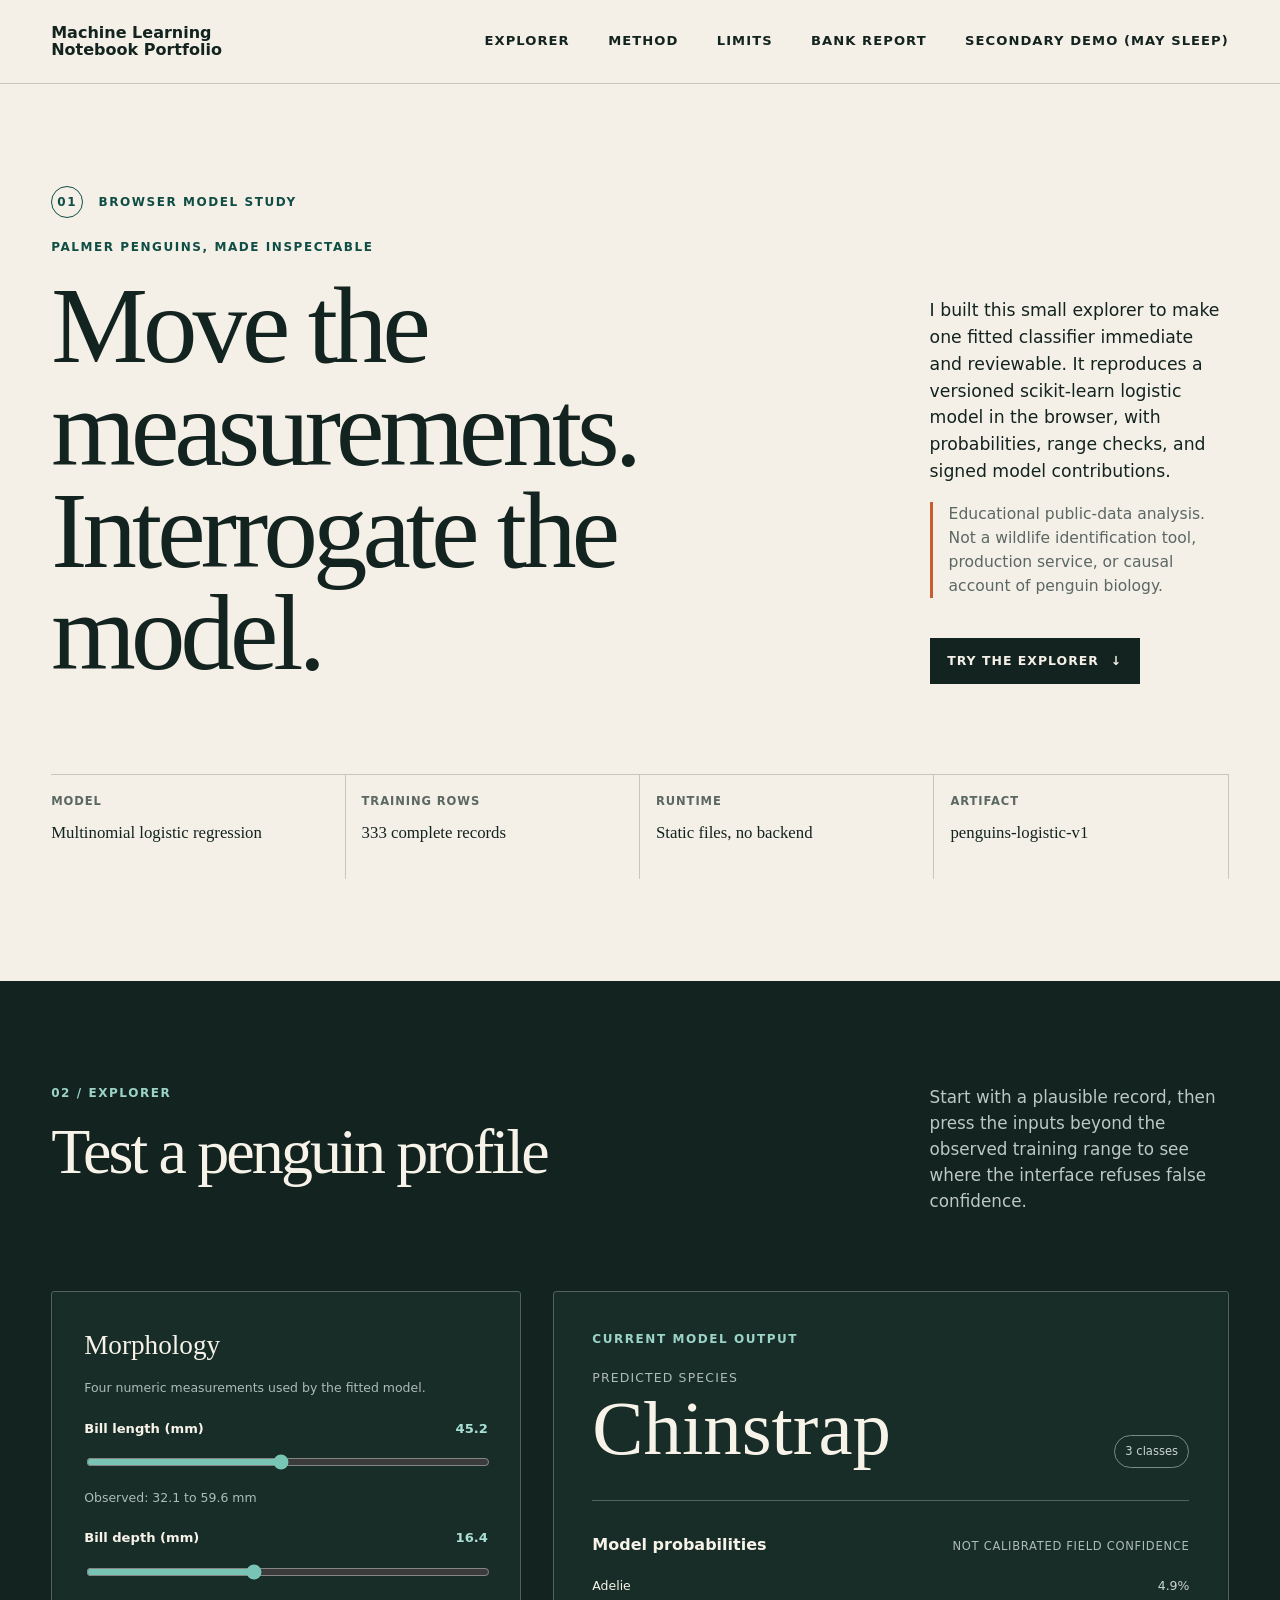
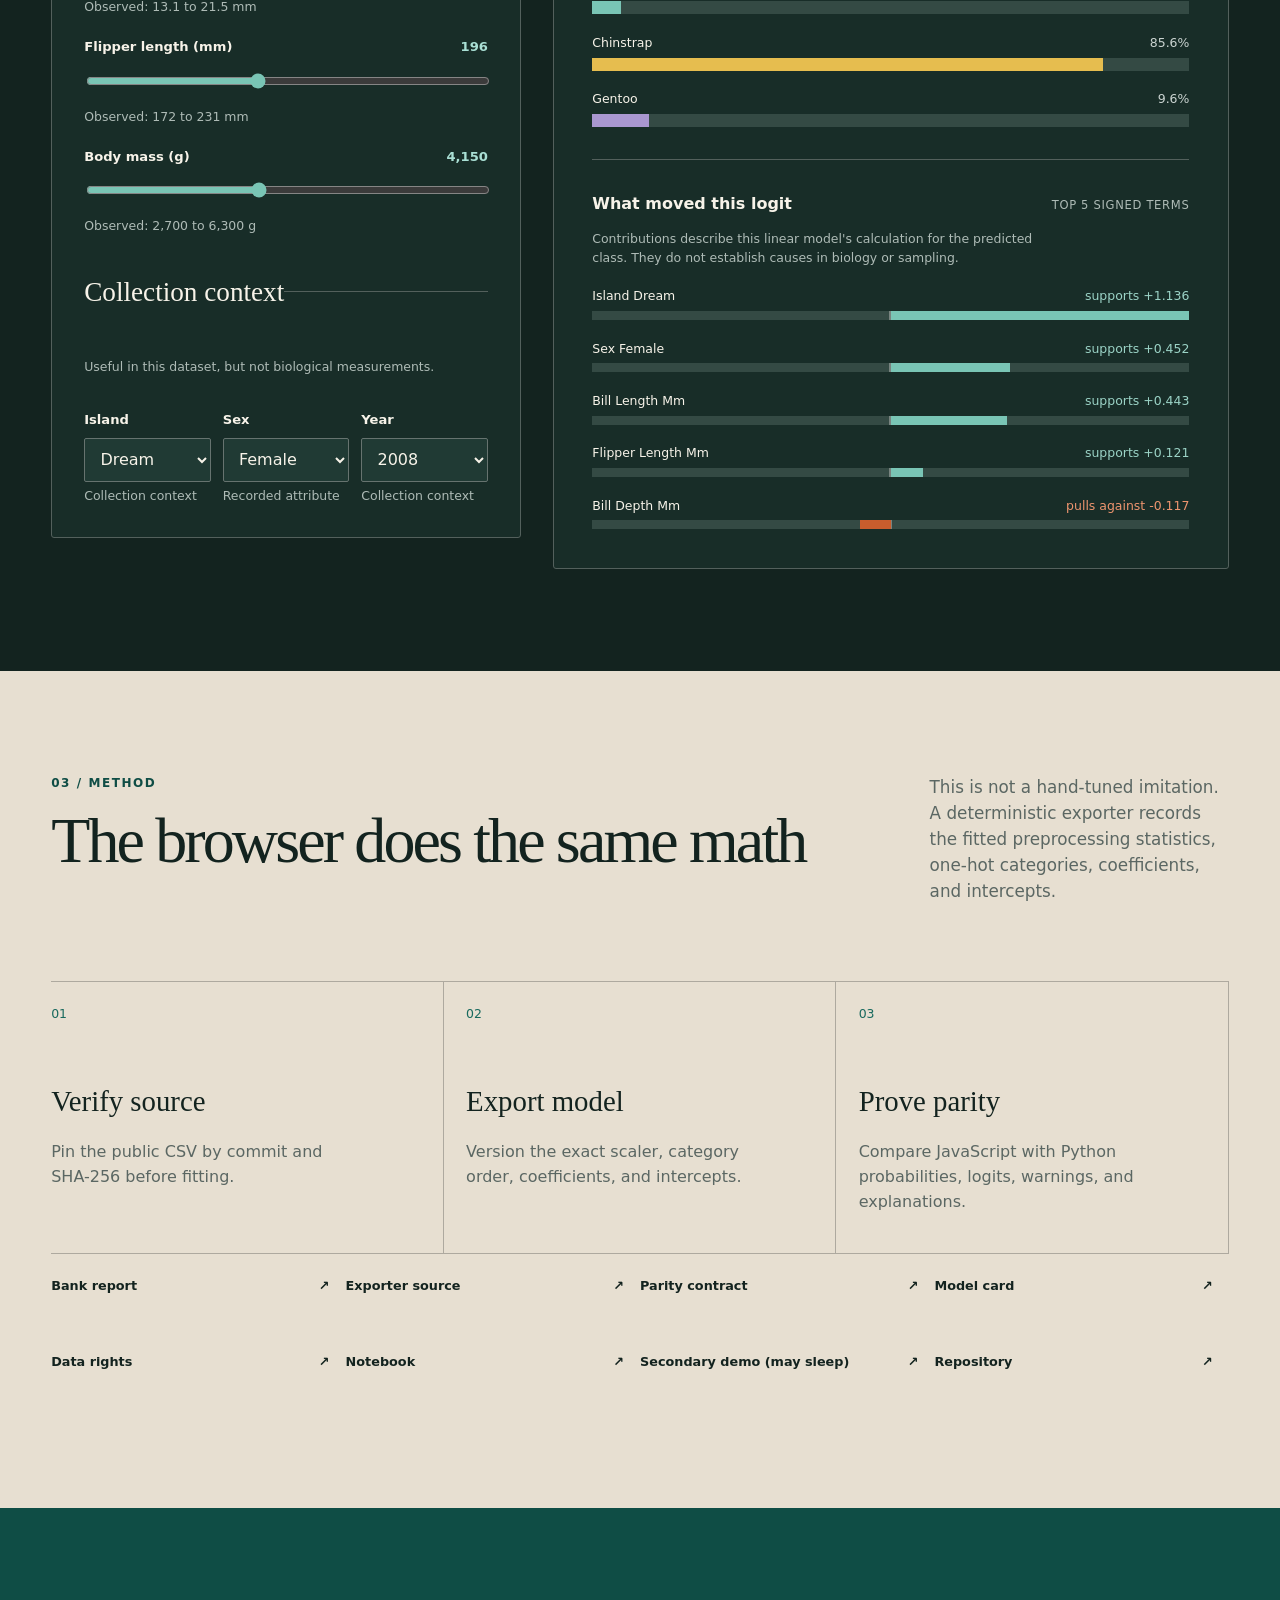
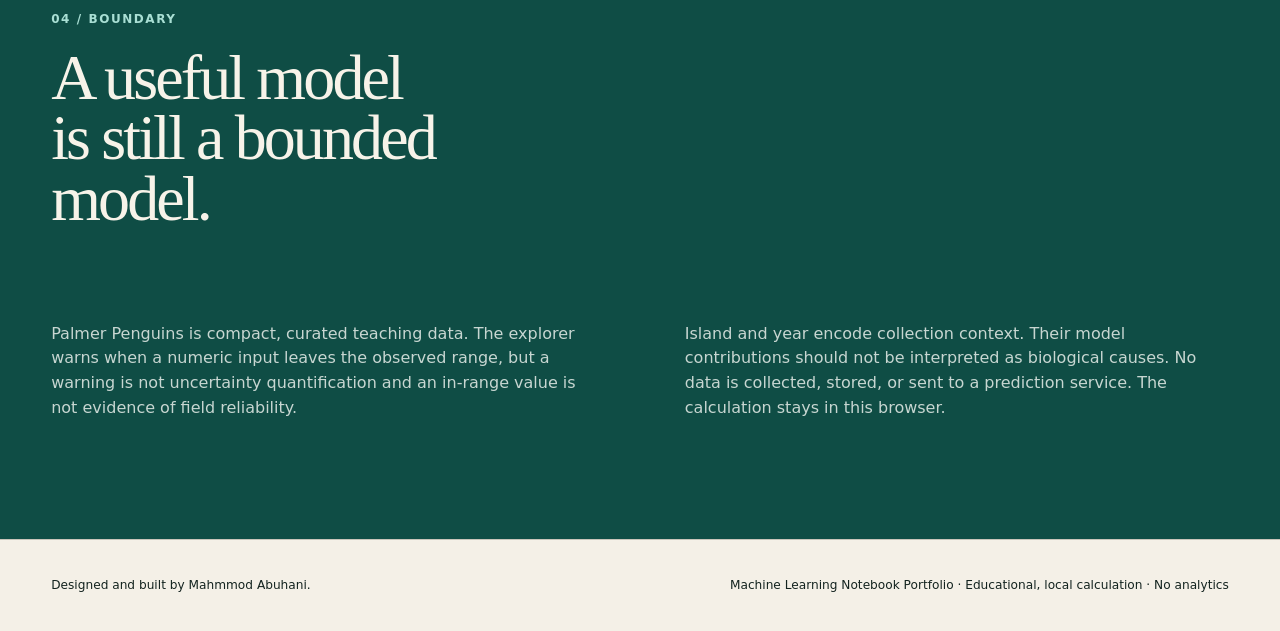
<file: site/index.html>
<!doctype html>
<html lang="en">
  <head>
    <meta charset="utf-8">
    <meta name="viewport" content="width=device-width, initial-scale=1">
    <meta
      http-equiv="Content-Security-Policy"
      content="default-src 'self'; script-src 'self'; style-src 'self'; img-src 'self' data:; connect-src 'self'; object-src 'none'; base-uri 'none'; form-action 'none'; frame-ancestors 'none'"
    >
    <meta
      name="description"
      content="A transparent, browser-native explorer for a Palmer Penguins logistic classifier."
    >
    <title>Penguin Model Explorer | Machine Learning Notebook Portfolio</title>
    <link rel="stylesheet" href="./styles.css">
    <script type="module" src="./js/app.mjs"></script>
  </head>
  <body>
    <a class="skip-link" href="#explorer">Skip to explorer</a>
    <header class="site-header">
      <a class="wordmark" href="#top" aria-label="Machine Learning Notebook Portfolio home">
        <span>Machine Learning</span>
        <span>Notebook Portfolio</span>
      </a>
      <nav aria-label="Page navigation">
        <a href="#explorer">Explorer</a>
        <a href="#method">Method</a>
        <a href="#limits">Limits</a>
        <a href="./reports/evidence/bank_marketing_executed.html">Bank report</a>
        <a href="https://ml-notebooks-portfolio-public.streamlit.app/">Secondary demo (may sleep)</a>
      </nav>
    </header>

    <main id="top">
      <section class="hero" aria-labelledby="hero-title">
        <div class="eyebrow"><span aria-hidden="true">01</span> Browser model study</div>
        <div class="hero-grid">
          <div>
            <p class="kicker">Palmer Penguins, made inspectable</p>
            <h1 id="hero-title">Move the measurements.<br>Interrogate the model.</h1>
          </div>
          <div class="hero-copy">
            <p>
              I built this small explorer to make one fitted classifier immediate and
              reviewable. It reproduces a versioned scikit-learn logistic model in the
              browser, with probabilities, range checks, and signed model contributions.
            </p>
            <p class="boundary-note">
              Educational public-data analysis. Not a wildlife identification tool,
              production service, or causal account of penguin biology.
            </p>
            <a class="hero-cta" href="#explorer">Try the explorer <span aria-hidden="true">↓</span></a>
          </div>
        </div>
        <dl class="fact-strip" aria-label="Explorer facts">
          <div><dt>Model</dt><dd>Multinomial logistic regression</dd></div>
          <div><dt>Training rows</dt><dd><span id="training-rows">333</span> complete records</dd></div>
          <div><dt>Runtime</dt><dd>Static files, no backend</dd></div>
          <div><dt>Artifact</dt><dd id="model-id">penguins-logistic-v1</dd></div>
        </dl>
      </section>

      <section id="explorer" class="explorer-section" aria-labelledby="explorer-title">
        <div class="section-heading">
          <div>
            <p class="section-number">02 / Explorer</p>
            <h2 id="explorer-title">Test a penguin profile</h2>
          </div>
          <p>
            Start with a plausible record, then press the inputs beyond the observed
            training range to see where the interface refuses false confidence.
          </p>
        </div>

        <div id="app-error" class="error-panel" role="alert" hidden>
          <strong>The model artifact could not be loaded.</strong>
          <span id="app-error-detail"></span>
        </div>

        <div class="explorer-grid">
          <form id="penguin-inputs" class="input-panel">
            <fieldset>
              <legend>Morphology</legend>
              <p class="fieldset-note">Four numeric measurements used by the fitted model.</p>
              <div id="numeric-controls">
                <div class="control control-range">
                  <label for="input-bill-length-mm">Bill length (mm) <output id="input-bill-length-mm-value" for="input-bill-length-mm">45.2</output></label>
                  <input id="input-bill-length-mm" name="bill_length_mm" type="range" min="28.8" max="62.9" step="0.1" value="45.2" data-kind="numeric" aria-describedby="input-bill-length-mm-range">
                  <p id="input-bill-length-mm-range" class="range-note">Observed range loads with the model.</p>
                </div>
                <div class="control control-range">
                  <label for="input-bill-depth-mm">Bill depth (mm) <output id="input-bill-depth-mm-value" for="input-bill-depth-mm">16.4</output></label>
                  <input id="input-bill-depth-mm" name="bill_depth_mm" type="range" min="12.1" max="22.5" step="0.1" value="16.4" data-kind="numeric" aria-describedby="input-bill-depth-mm-range">
                  <p id="input-bill-depth-mm-range" class="range-note">Observed range loads with the model.</p>
                </div>
                <div class="control control-range">
                  <label for="input-flipper-length-mm">Flipper length (mm) <output id="input-flipper-length-mm-value" for="input-flipper-length-mm">196</output></label>
                  <input id="input-flipper-length-mm" name="flipper_length_mm" type="range" min="164.9" max="238.1" step="1" value="196" data-kind="numeric" aria-describedby="input-flipper-length-mm-range">
                  <p id="input-flipper-length-mm-range" class="range-note">Observed range loads with the model.</p>
                </div>
                <div class="control control-range">
                  <label for="input-body-mass-g">Body mass (g) <output id="input-body-mass-g-value" for="input-body-mass-g">4,150</output></label>
                  <input id="input-body-mass-g" name="body_mass_g" type="range" min="2268" max="6732" step="50" value="4150" data-kind="numeric" aria-describedby="input-body-mass-g-range">
                  <p id="input-body-mass-g-range" class="range-note">Observed range loads with the model.</p>
                </div>
              </div>
            </fieldset>

            <fieldset>
              <legend>Collection context</legend>
              <p class="fieldset-note">Useful in this dataset, but not biological measurements.</p>
              <div id="context-controls" class="context-grid">
                <div class="control">
                  <label for="input-island">Island</label>
                  <select id="input-island" name="island" data-kind="categorical"><option>Loading</option></select>
                  <p class="range-note">Collection context</p>
                </div>
                <div class="control">
                  <label for="input-sex">Sex</label>
                  <select id="input-sex" name="sex" data-kind="categorical"><option>Loading</option></select>
                  <p class="range-note">Recorded attribute</p>
                </div>
                <div class="control">
                  <label for="input-year">Year</label>
                  <select id="input-year" name="year" data-kind="categorical"><option>Loading</option></select>
                  <p class="range-note">Collection context</p>
                </div>
              </div>
            </fieldset>
          </form>

          <section class="result-panel" aria-labelledby="prediction-heading">
            <p class="panel-label">Current model output</p>
            <div class="prediction-lockup">
              <div>
                <p id="prediction-heading" class="prediction-label">Predicted species</p>
                <p id="predicted-species" class="prediction-value">Loading</p>
              </div>
              <span class="model-chip">3 classes</span>
            </div>
            <div id="prediction-status" class="sr-only" aria-live="polite"></div>
            <div id="range-warnings" class="warning-panel" hidden></div>

            <section class="result-block" aria-labelledby="probability-heading">
              <div class="result-heading">
                <h3 id="probability-heading">Model probabilities</h3>
                <span>Not calibrated field confidence</span>
              </div>
              <div id="probabilities" aria-label="Class probability bars"></div>
            </section>

            <section class="result-block" aria-labelledby="explanation-heading">
              <div class="result-heading">
                <h3 id="explanation-heading">What moved this logit</h3>
                <span>Top 5 signed terms</span>
              </div>
              <p class="explanation-note">
                Contributions describe this linear model's calculation for the predicted
                class. They do not establish causes in biology or sampling.
              </p>
              <div id="contributions" aria-label="Model contribution bars"></div>
            </section>
          </section>
        </div>
      </section>

      <section id="method" class="method-section" aria-labelledby="method-title">
        <div class="section-heading">
          <div>
            <p class="section-number">03 / Method</p>
            <h2 id="method-title">The browser does the same math</h2>
          </div>
          <p>
            This is not a hand-tuned imitation. A deterministic exporter records the fitted
            preprocessing statistics, one-hot categories, coefficients, and intercepts.
          </p>
        </div>
        <ol class="method-steps">
          <li><span>01</span><strong>Verify source</strong><p>Pin the public CSV by commit and SHA-256 before fitting.</p></li>
          <li><span>02</span><strong>Export model</strong><p>Version the exact scaler, category order, coefficients, and intercepts.</p></li>
          <li><span>03</span><strong>Prove parity</strong><p>Compare JavaScript with Python probabilities, logits, warnings, and explanations.</p></li>
        </ol>
        <div class="evidence-links" aria-label="Implementation evidence">
          <a href="./reports/evidence/bank_marketing_executed.html">Bank report <span aria-hidden="true">↗</span></a>
          <a href="https://github.com/MahmmodAbuhani/applied-ml-notebooks/blob/main/scripts/export_penguins_browser_model.py">Exporter source <span aria-hidden="true">↗</span></a>
          <a href="https://github.com/MahmmodAbuhani/applied-ml-notebooks/blob/main/tests/browser/model-parity.test.mjs">Parity contract <span aria-hidden="true">↗</span></a>
          <a href="https://github.com/MahmmodAbuhani/applied-ml-notebooks/blob/main/reports/palmer_penguins_model_card.md">Model card <span aria-hidden="true">↗</span></a>
          <a href="https://github.com/MahmmodAbuhani/applied-ml-notebooks/blob/main/docs/DATA_SOURCES.md">Data rights <span aria-hidden="true">↗</span></a>
          <a href="https://github.com/MahmmodAbuhani/applied-ml-notebooks/blob/main/notebooks/palmer_penguins_end_to_end.ipynb">Notebook <span aria-hidden="true">↗</span></a>
          <a href="https://ml-notebooks-portfolio-public.streamlit.app/">Secondary demo (may sleep) <span aria-hidden="true">↗</span></a>
          <a href="https://github.com/MahmmodAbuhani/applied-ml-notebooks">Repository <span aria-hidden="true">↗</span></a>
        </div>
      </section>

      <section id="limits" class="limits-section" aria-labelledby="limits-title">
        <p class="section-number">04 / Boundary</p>
        <h2 id="limits-title">A useful model is still a bounded model.</h2>
        <div class="limits-grid">
          <p>
            Palmer Penguins is compact, curated teaching data. The explorer warns when a
            numeric input leaves the observed range, but a warning is not uncertainty
            quantification and an in-range value is not evidence of field reliability.
          </p>
          <p>
            Island and year encode collection context. Their model contributions should not
            be interpreted as biological causes. No data is collected, stored, or sent to a
            prediction service. The calculation stays in this browser.
          </p>
        </div>
      </section>
    </main>

    <footer>
      <p>Designed and built by Mahmmod Abuhani.</p>
      <p>Machine Learning Notebook Portfolio · Educational, local calculation · No analytics</p>
    </footer>
    <noscript>This explorer needs JavaScript to reproduce the exported model in your browser.</noscript>
  </body>
</html>
</file>
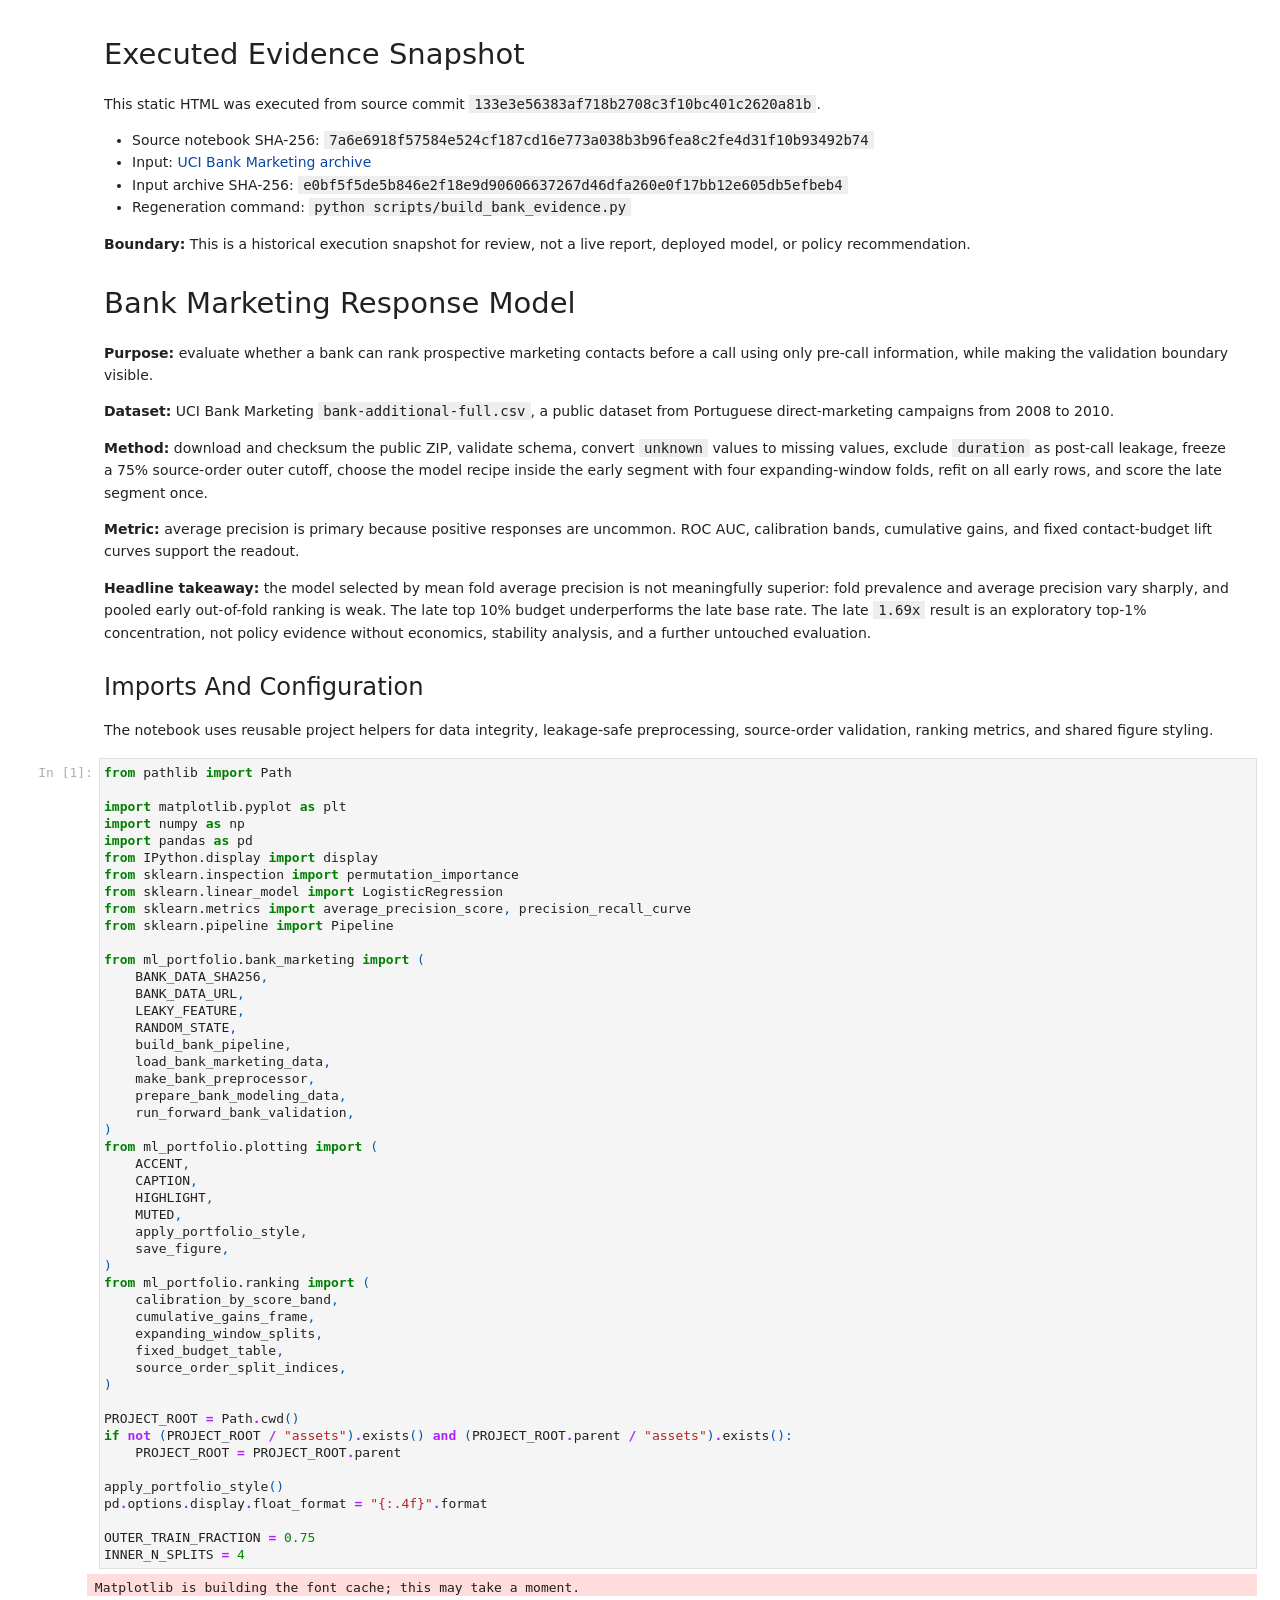
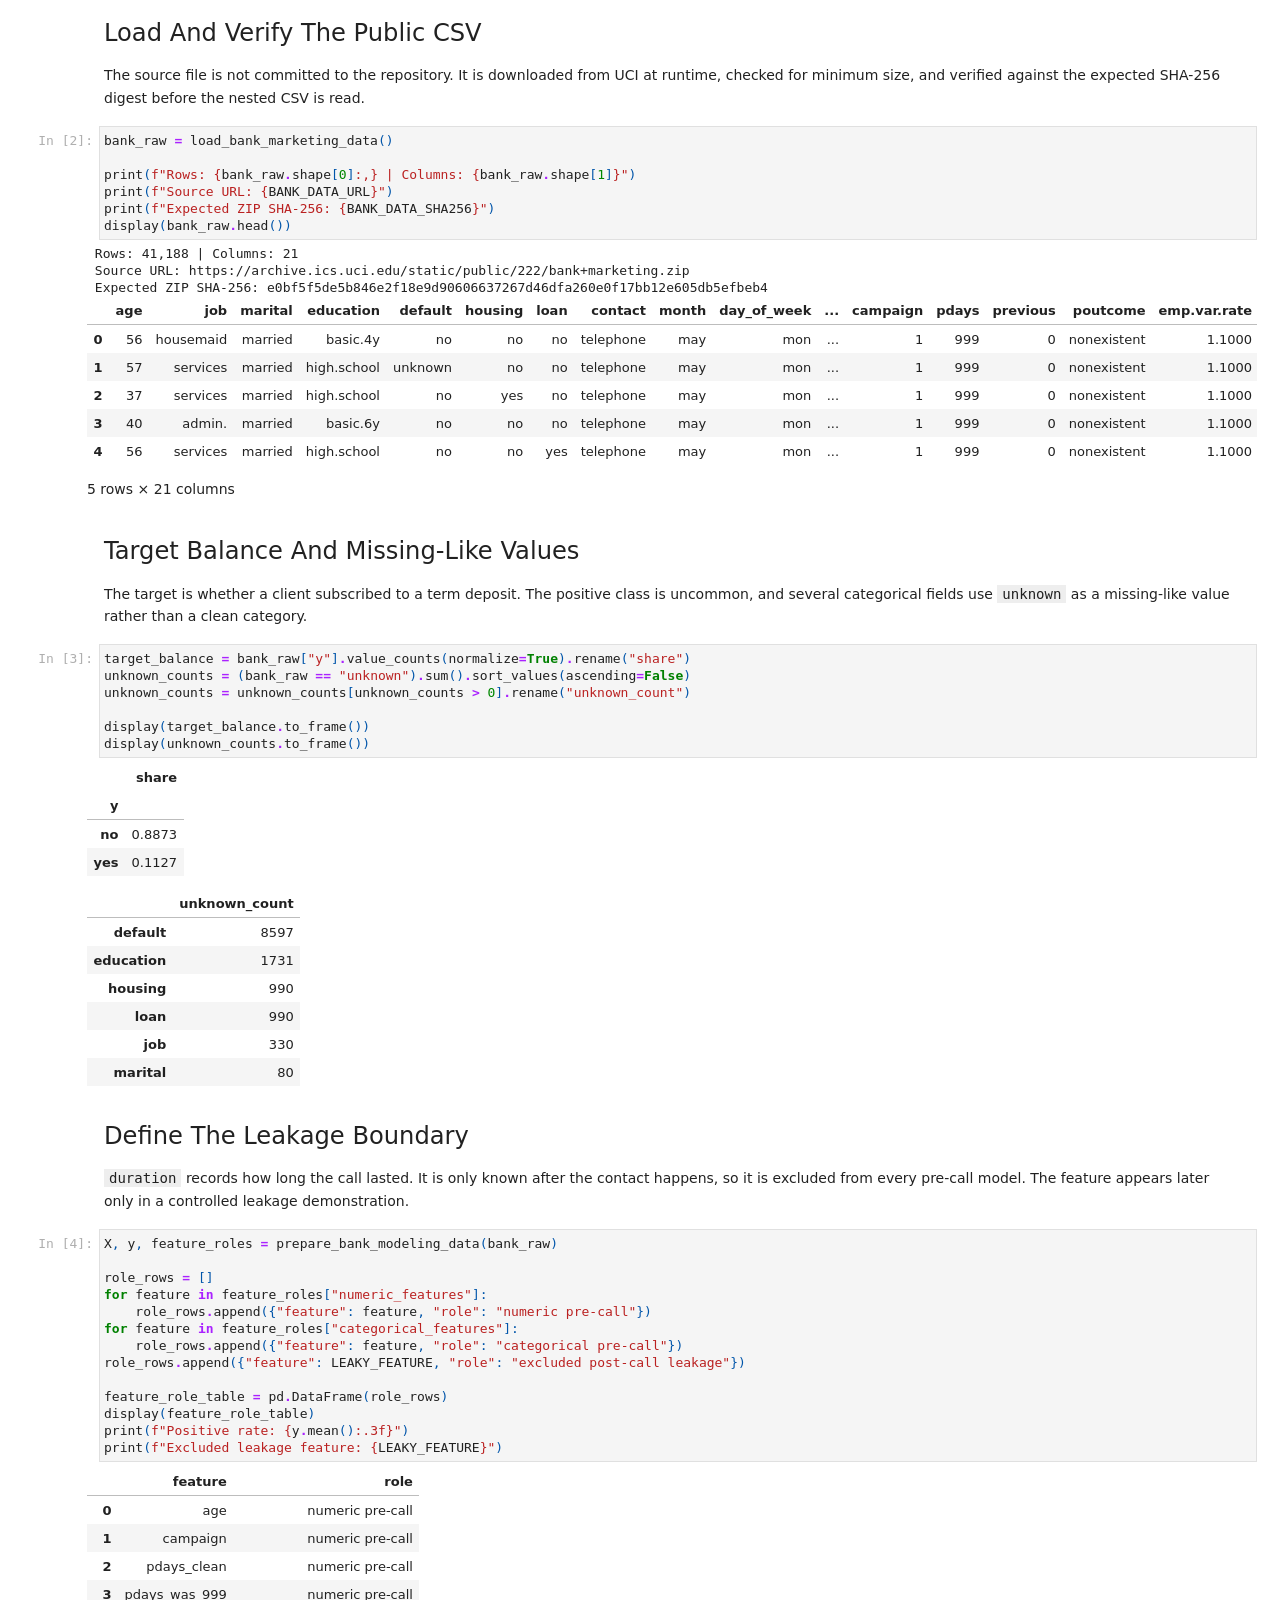
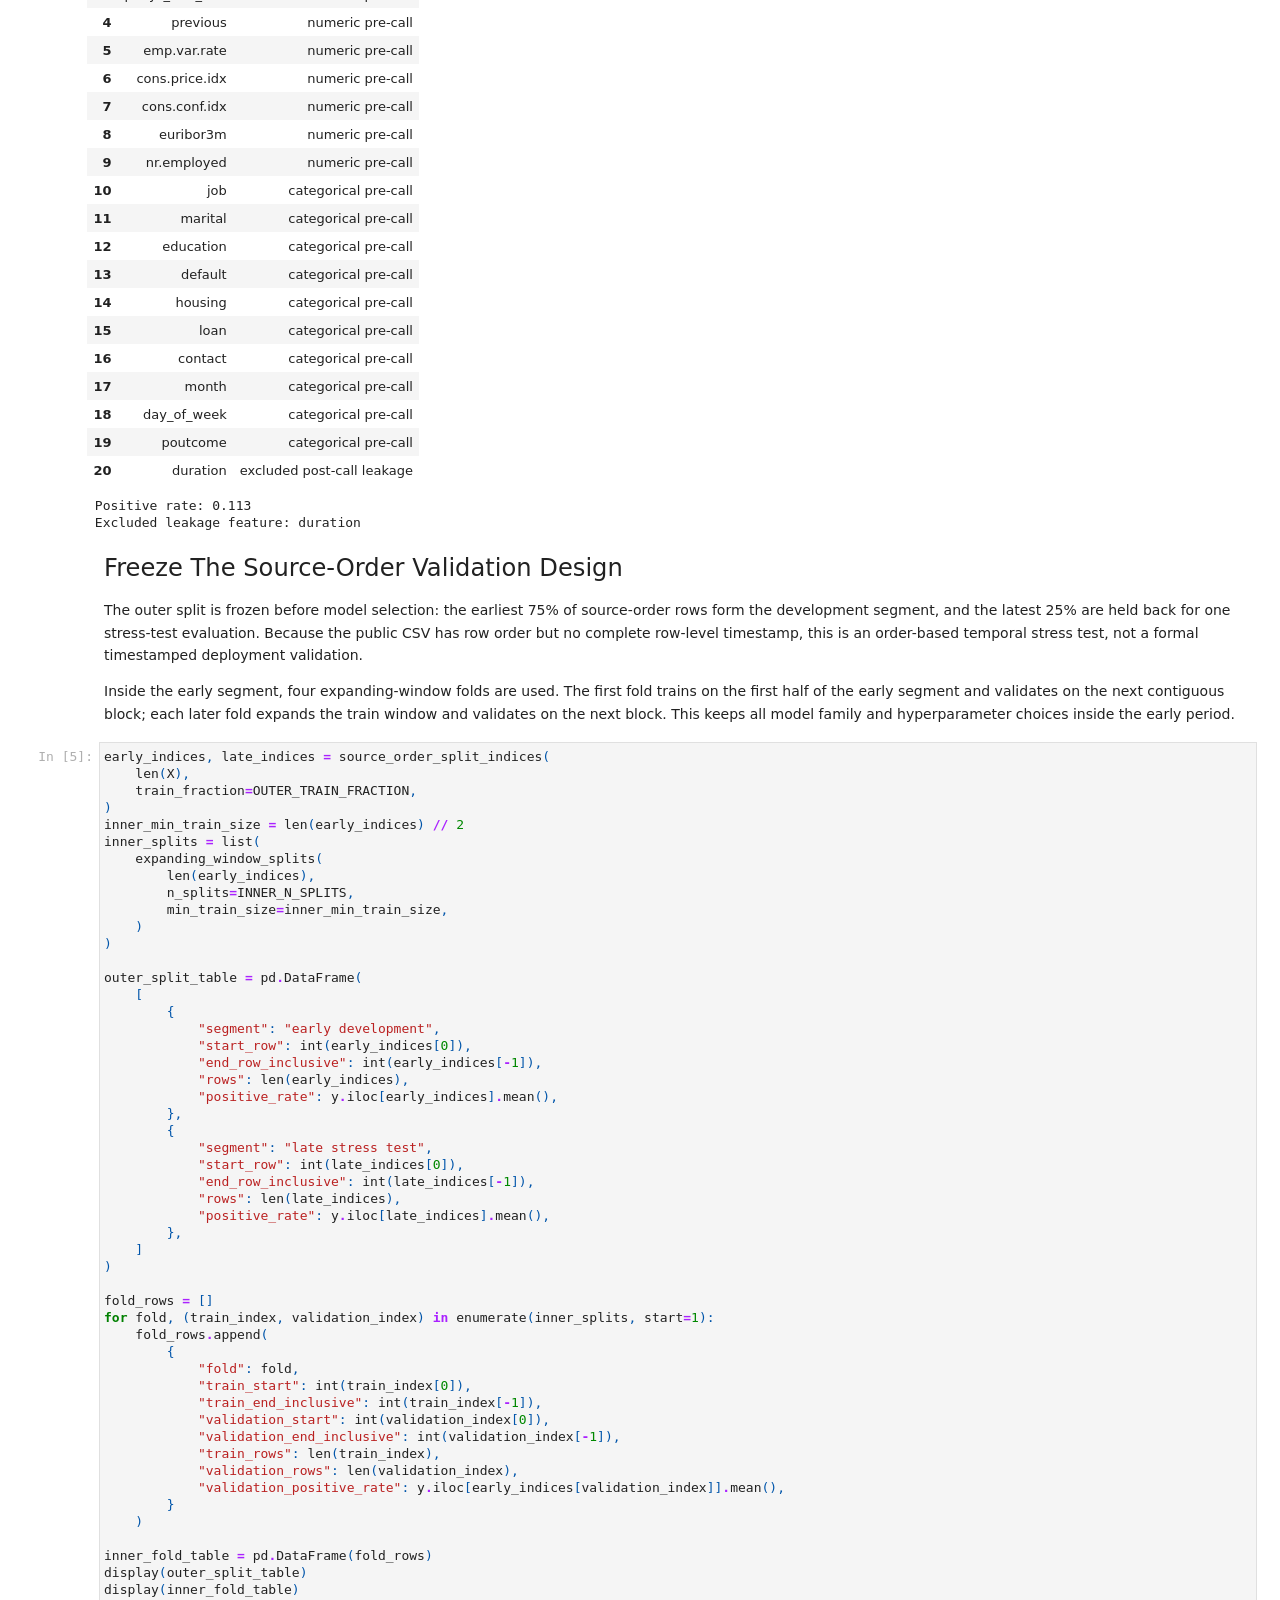
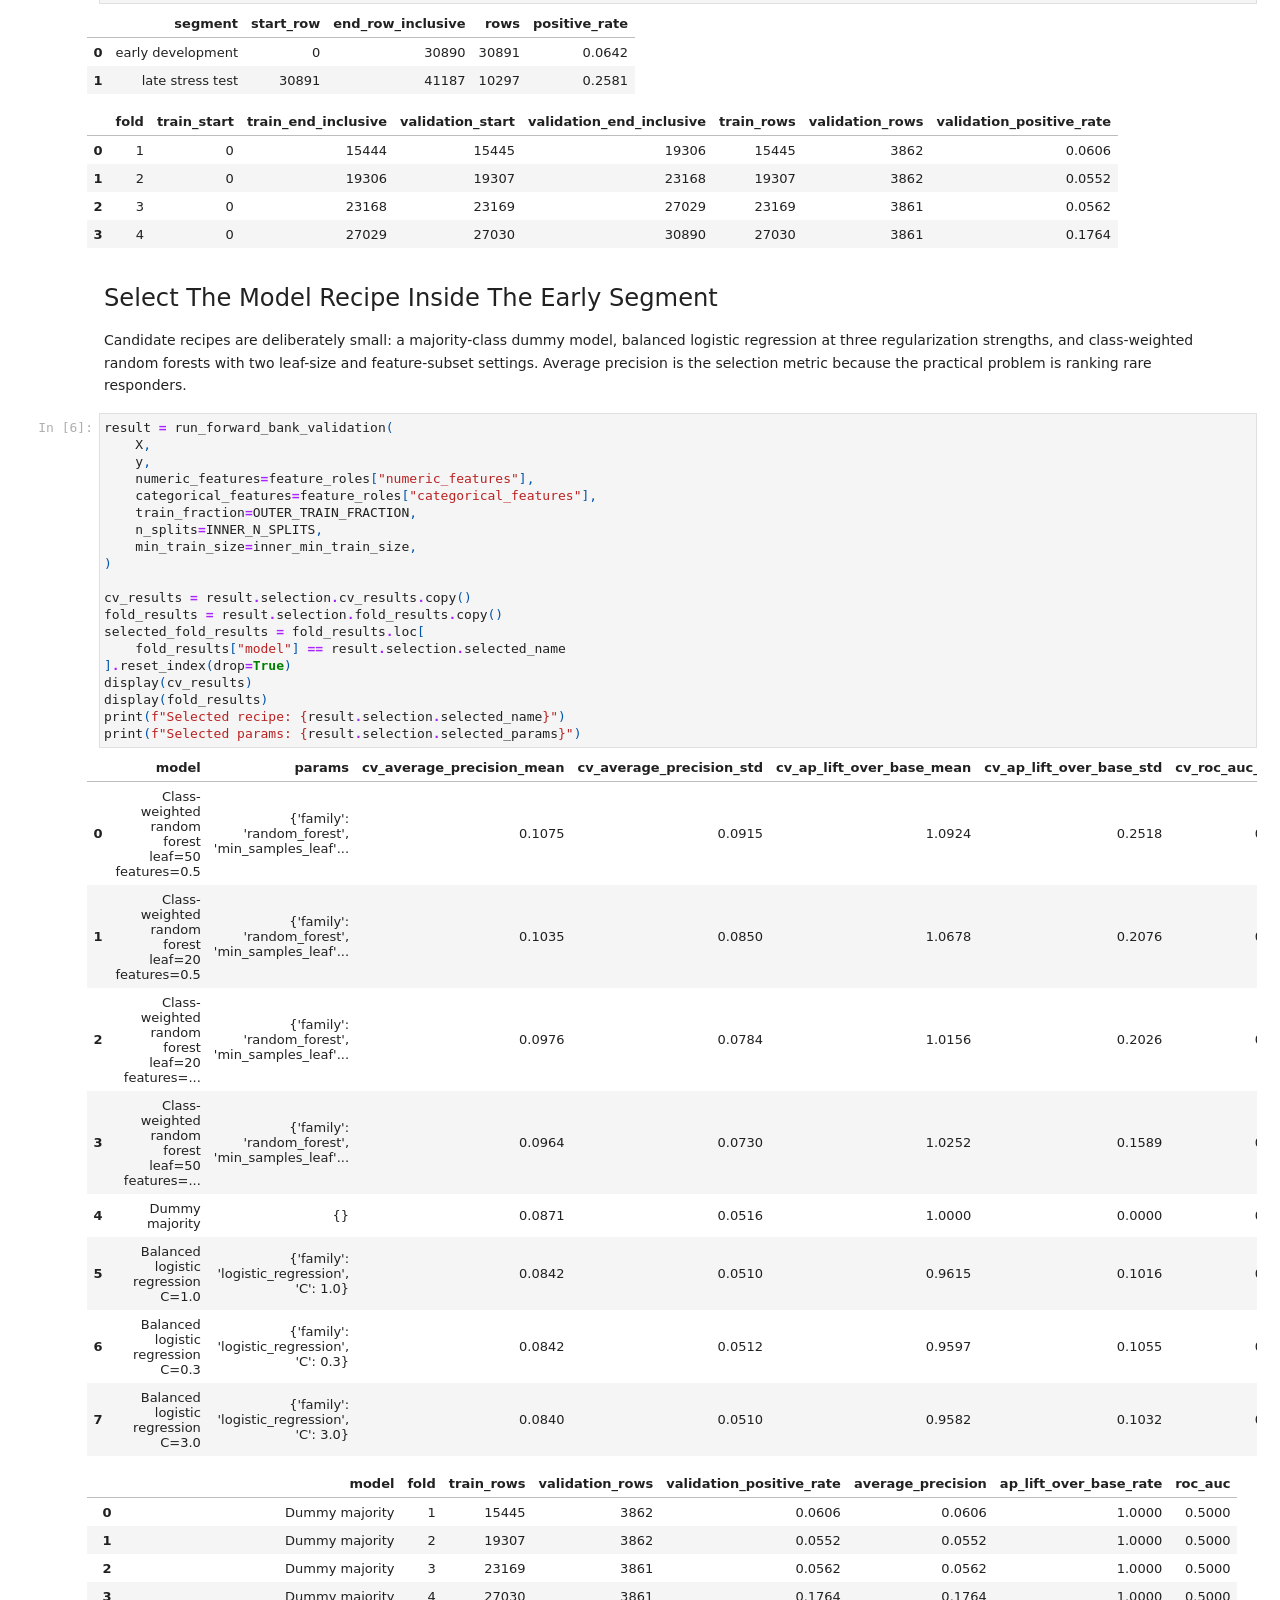
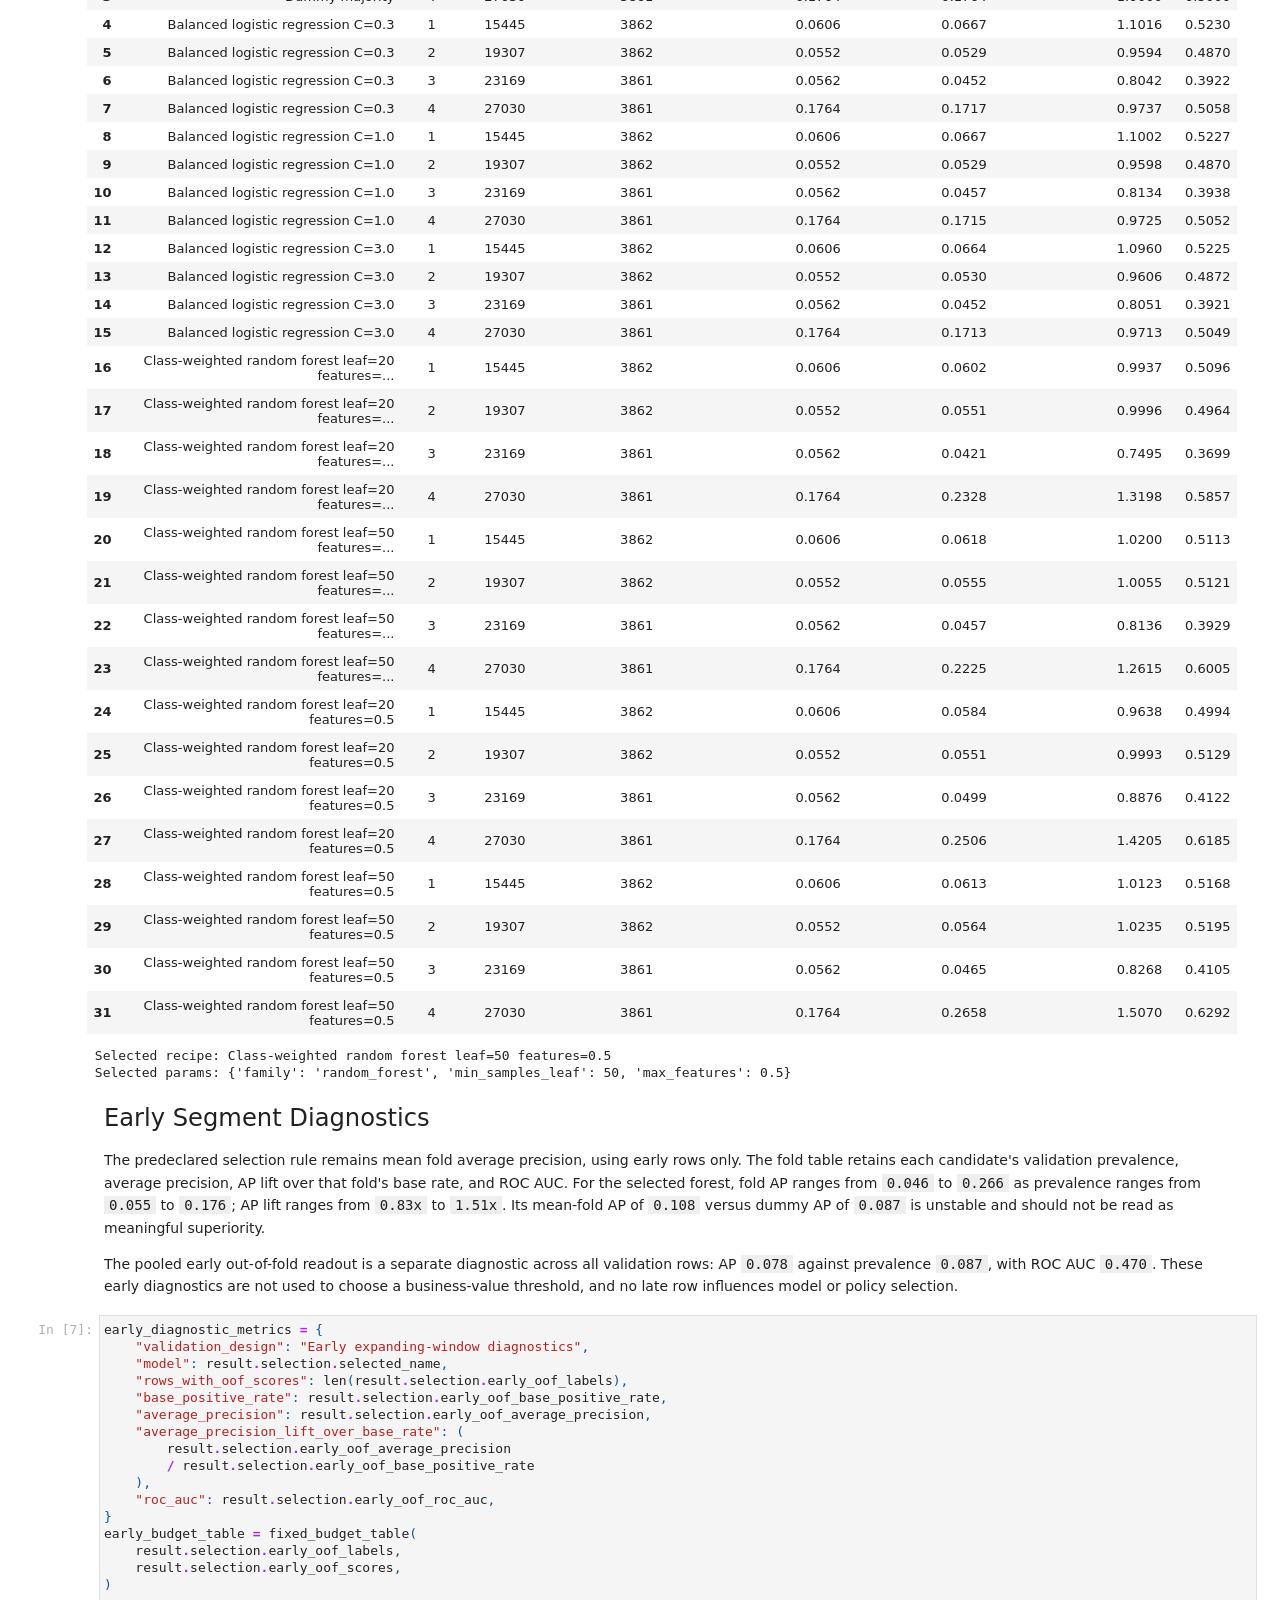
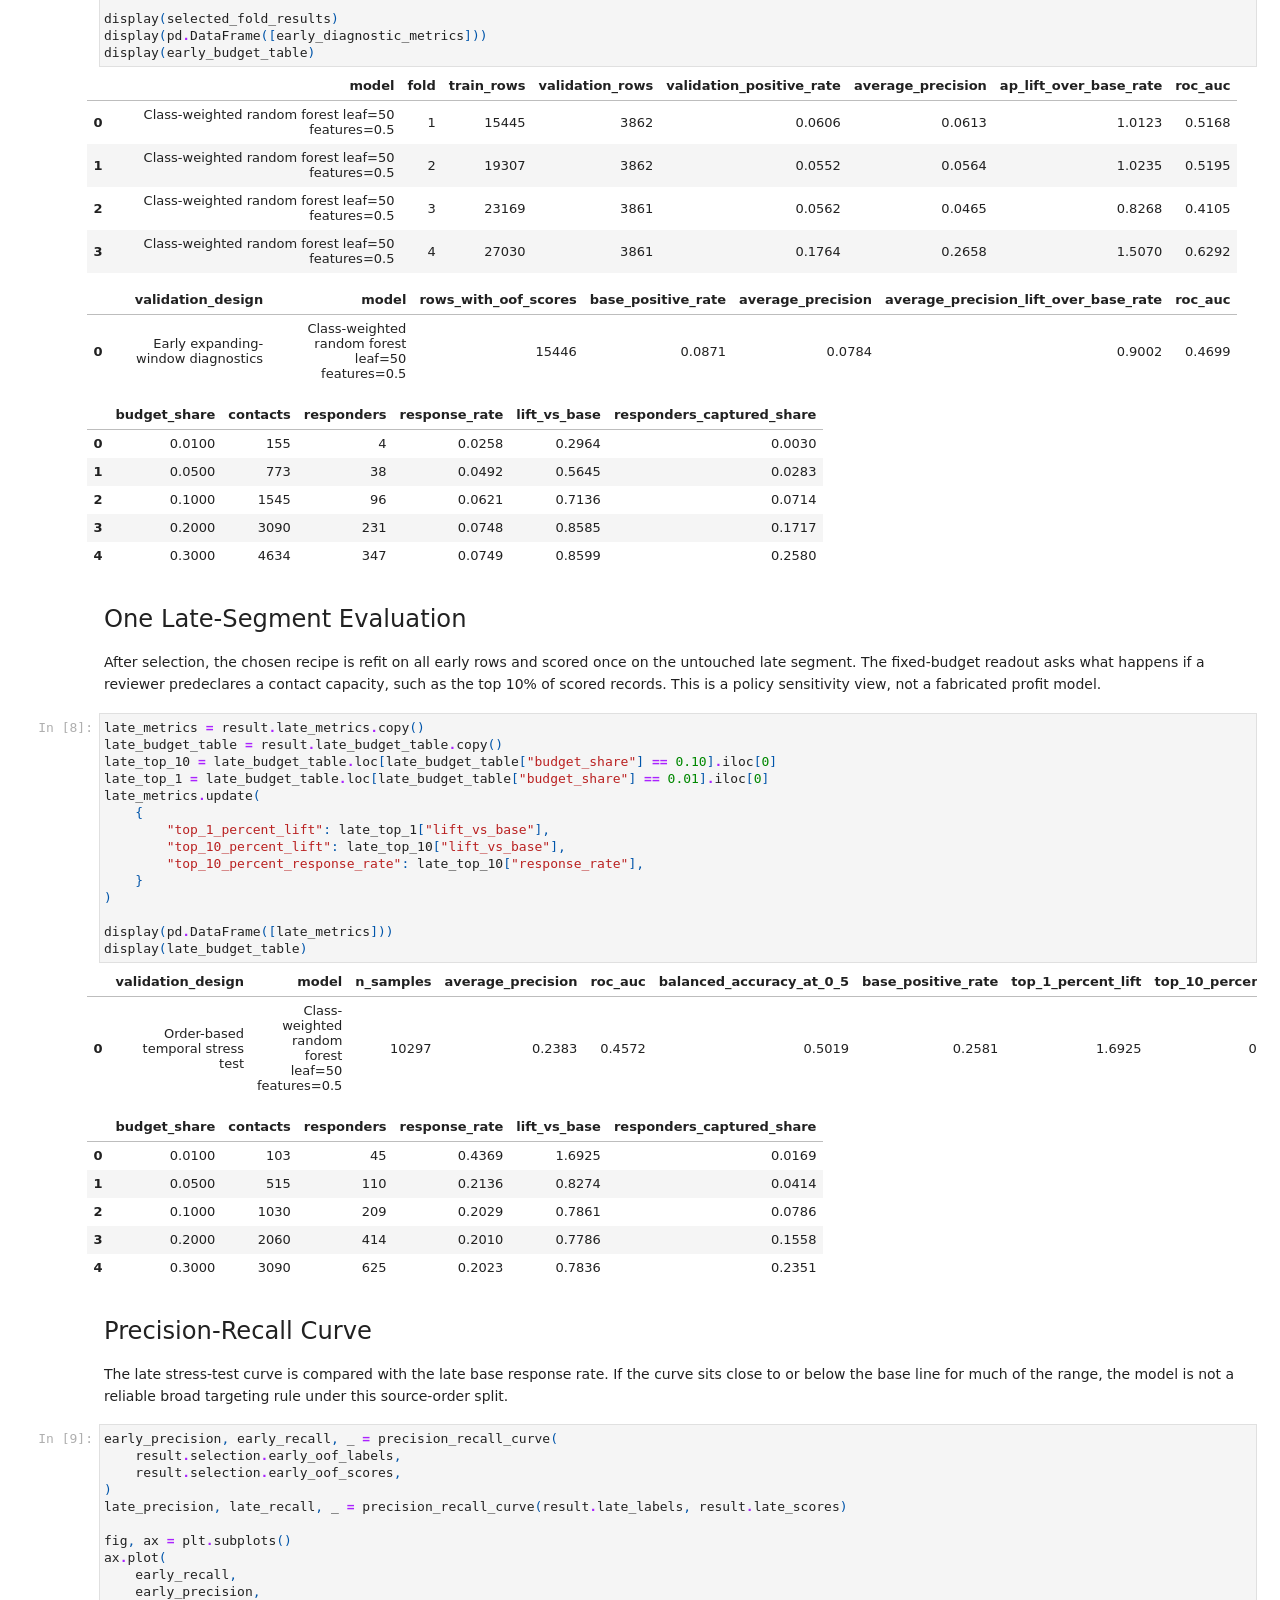
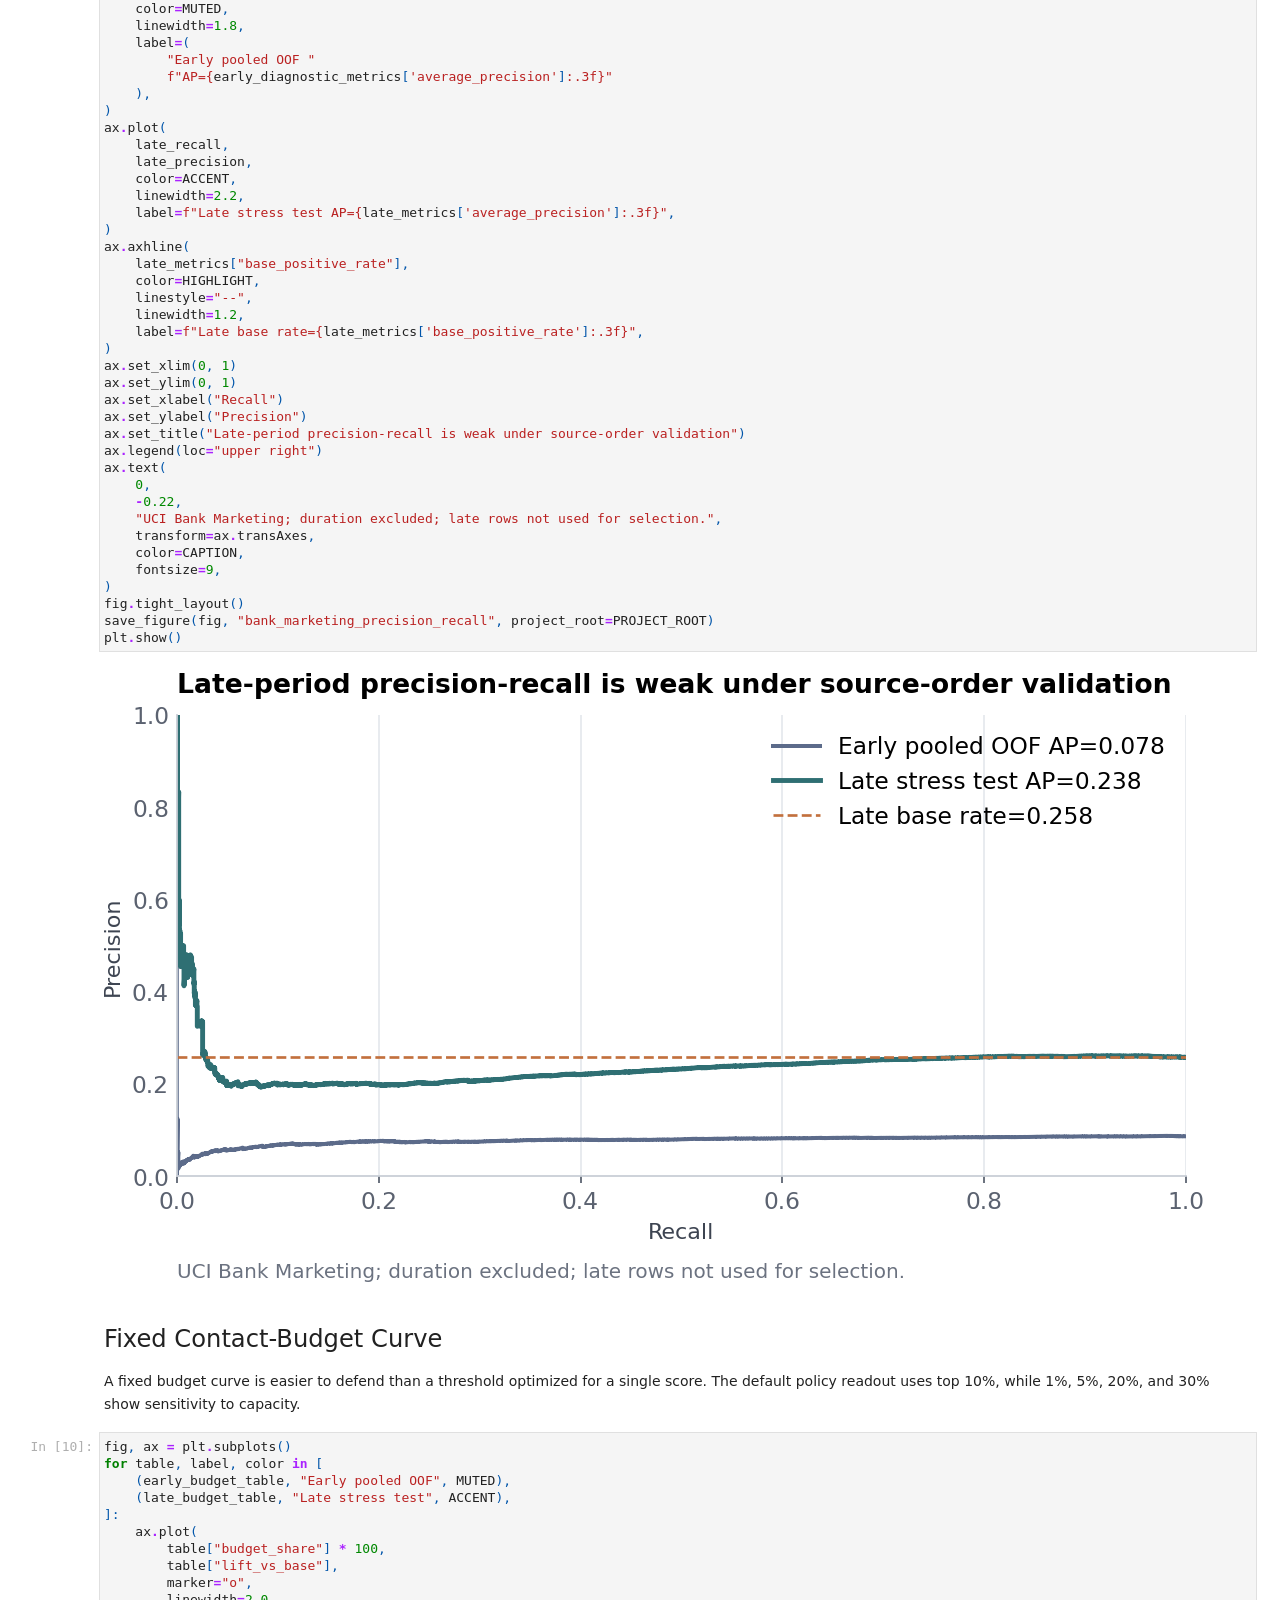
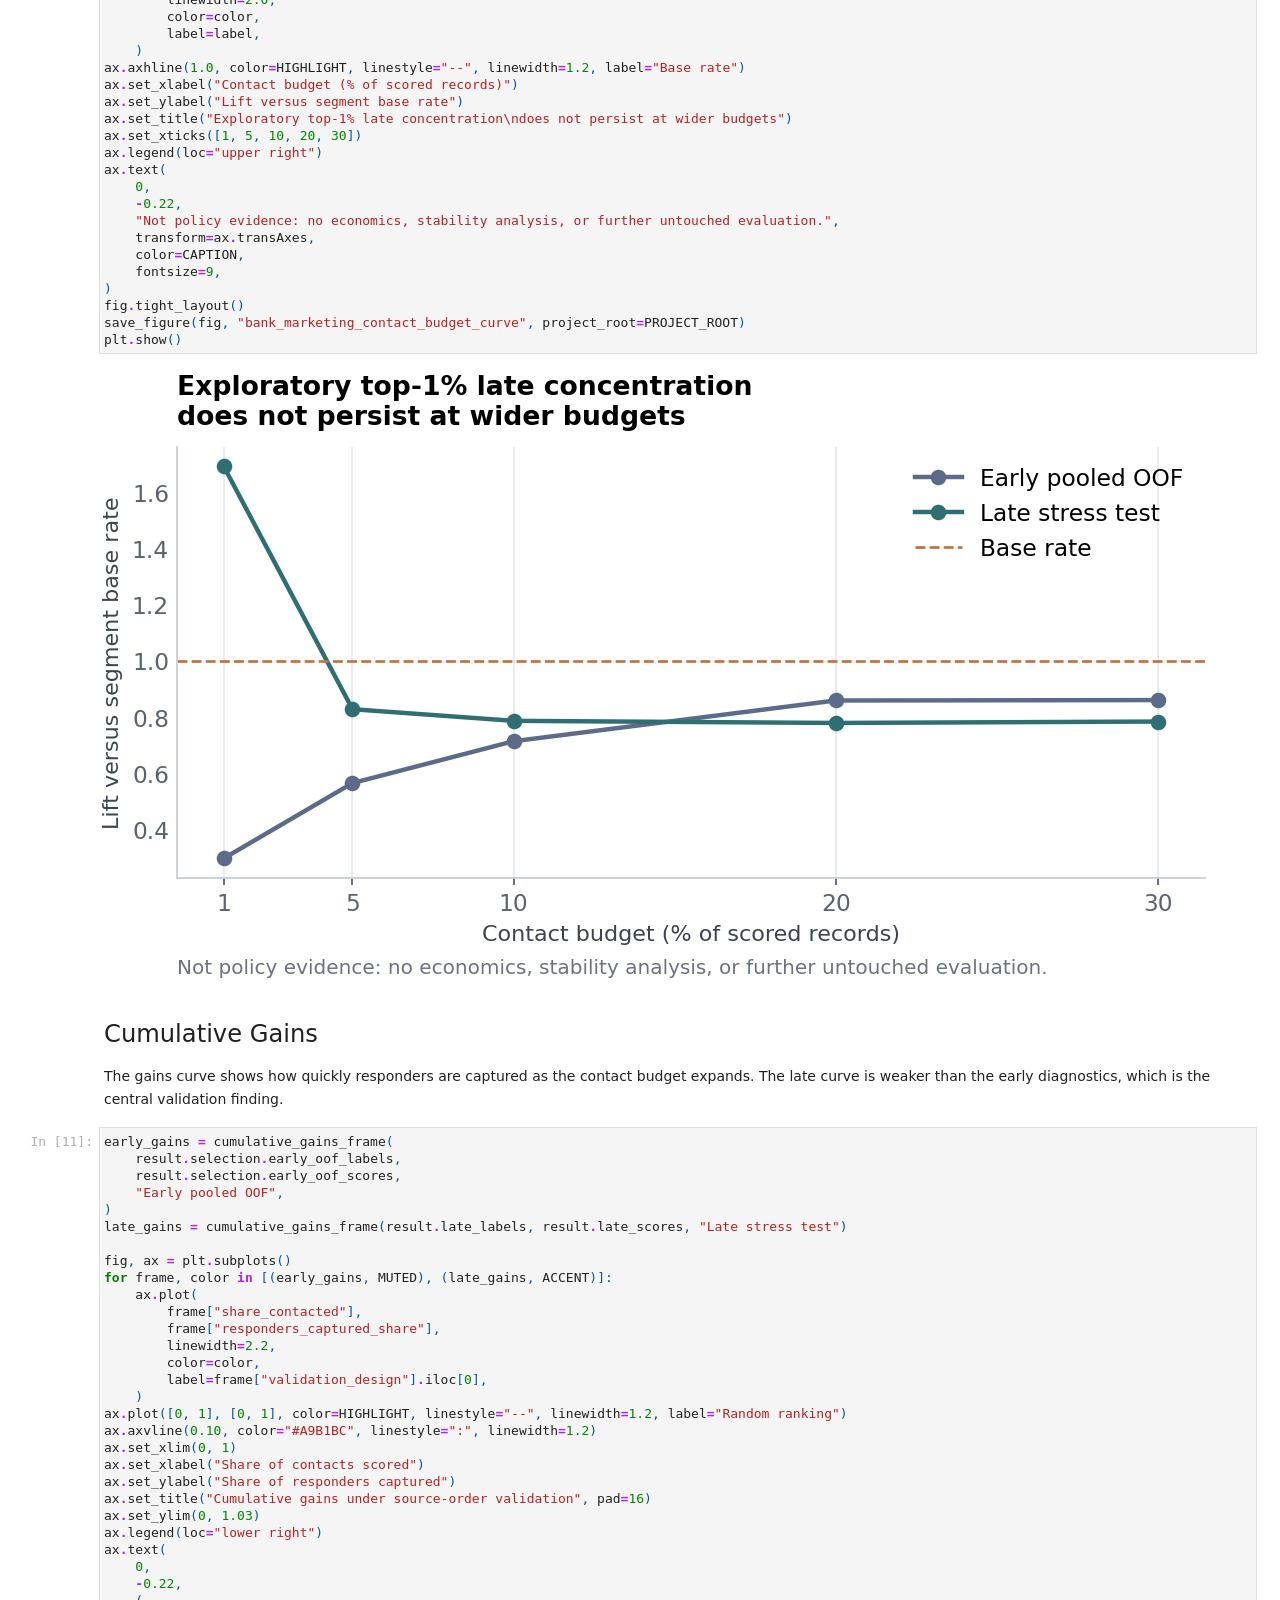
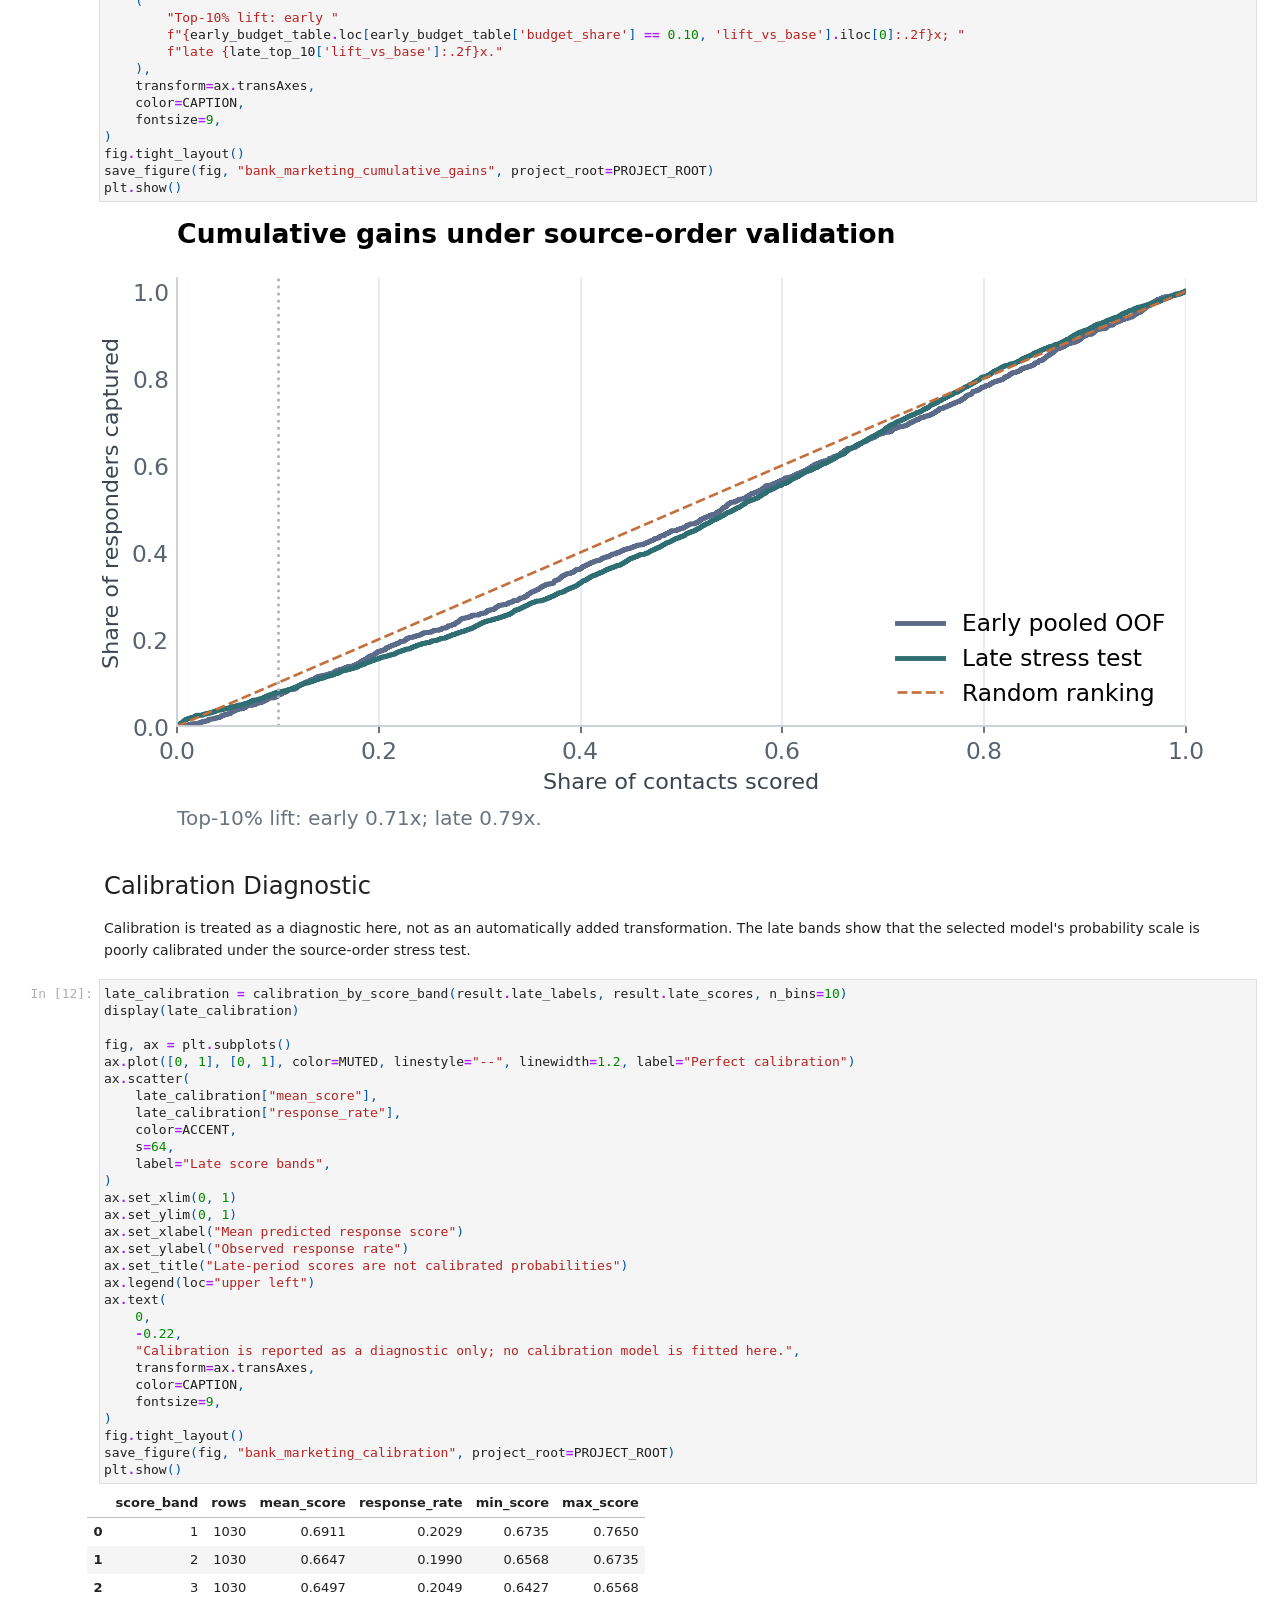
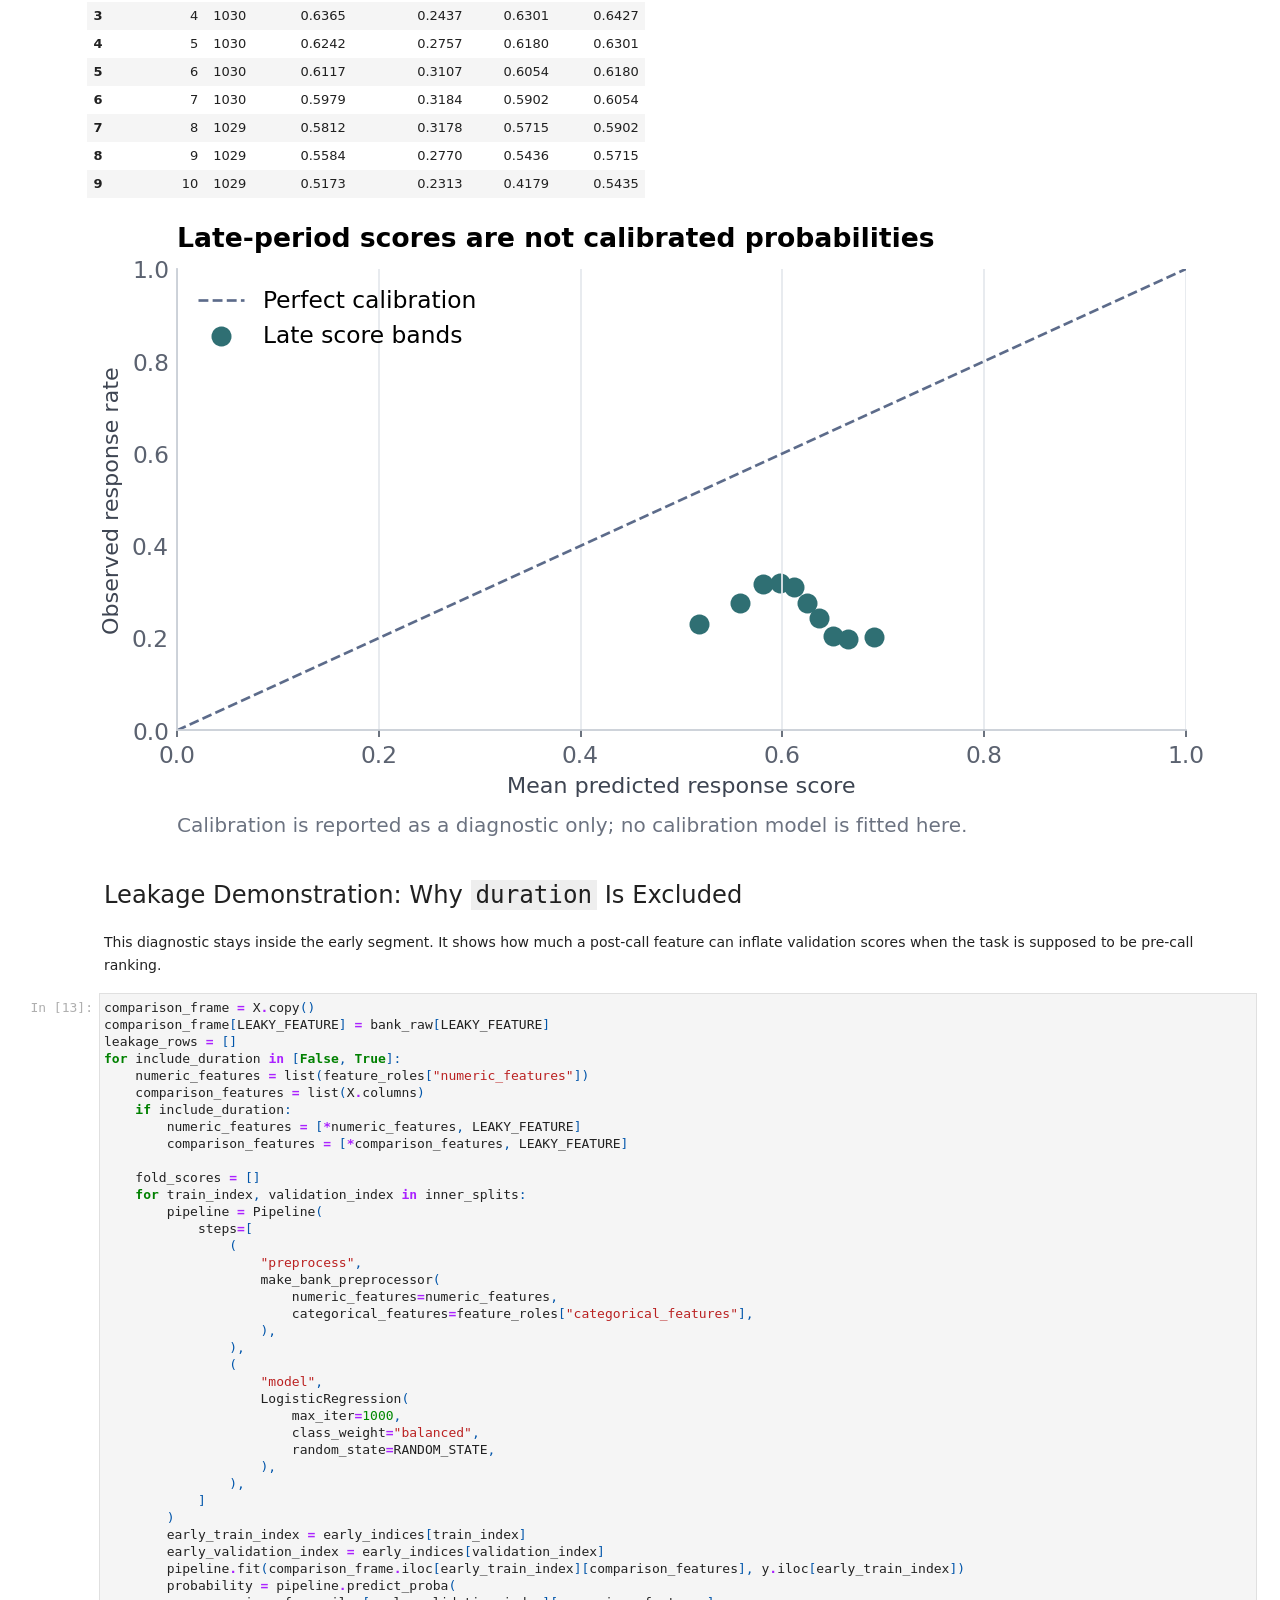
<file: reports/evidence/bank_marketing_executed.html>
<!DOCTYPE html>

<html lang="en">
<head><meta charset="utf-8"/>
<meta content="width=device-width, initial-scale=1.0" name="viewport"/>
<title>Bank Marketing Executed Evidence</title>
<style type="text/css">
    pre { line-height: 125%; }
td.linenos .normal { color: inherit; background-color: transparent; padding-left: 5px; padding-right: 5px; }
span.linenos { color: inherit; background-color: transparent; padding-left: 5px; padding-right: 5px; }
td.linenos .special { color: #000000; background-color: #ffffc0; padding-left: 5px; padding-right: 5px; }
span.linenos.special { color: #000000; background-color: #ffffc0; padding-left: 5px; padding-right: 5px; }
.highlight .hll { background-color: var(--jp-cell-editor-active-background) }
.highlight { background: var(--jp-cell-editor-background); color: var(--jp-mirror-editor-variable-color) }
.highlight .c { color: var(--jp-mirror-editor-comment-color); font-style: italic } /* Comment */
.highlight .err { color: var(--jp-mirror-editor-error-color) } /* Error */
.highlight .k { color: var(--jp-mirror-editor-keyword-color); font-weight: bold } /* Keyword */
.highlight .o { color: var(--jp-mirror-editor-operator-color); font-weight: bold } /* Operator */
.highlight .p { color: var(--jp-mirror-editor-punctuation-color) } /* Punctuation */
.highlight .ch { color: var(--jp-mirror-editor-comment-color); font-style: italic } /* Comment.Hashbang */
.highlight .cm { color: var(--jp-mirror-editor-comment-color); font-style: italic } /* Comment.Multiline */
.highlight .cp { color: var(--jp-mirror-editor-comment-color); font-style: italic } /* Comment.Preproc */
.highlight .cpf { color: var(--jp-mirror-editor-comment-color); font-style: italic } /* Comment.PreprocFile */
.highlight .c1 { color: var(--jp-mirror-editor-comment-color); font-style: italic } /* Comment.Single */
.highlight .cs { color: var(--jp-mirror-editor-comment-color); font-style: italic } /* Comment.Special */
.highlight .kc { color: var(--jp-mirror-editor-keyword-color); font-weight: bold } /* Keyword.Constant */
.highlight .kd { color: var(--jp-mirror-editor-keyword-color); font-weight: bold } /* Keyword.Declaration */
.highlight .kn { color: var(--jp-mirror-editor-keyword-color); font-weight: bold } /* Keyword.Namespace */
.highlight .kp { color: var(--jp-mirror-editor-keyword-color); font-weight: bold } /* Keyword.Pseudo */
.highlight .kr { color: var(--jp-mirror-editor-keyword-color); font-weight: bold } /* Keyword.Reserved */
.highlight .kt { color: var(--jp-mirror-editor-keyword-color); font-weight: bold } /* Keyword.Type */
.highlight .m { color: var(--jp-mirror-editor-number-color) } /* Literal.Number */
.highlight .s { color: var(--jp-mirror-editor-string-color) } /* Literal.String */
.highlight .ow { color: var(--jp-mirror-editor-operator-color); font-weight: bold } /* Operator.Word */
.highlight .pm { color: var(--jp-mirror-editor-punctuation-color) } /* Punctuation.Marker */
.highlight .w { color: var(--jp-mirror-editor-variable-color) } /* Text.Whitespace */
.highlight .mb { color: var(--jp-mirror-editor-number-color) } /* Literal.Number.Bin */
.highlight .mf { color: var(--jp-mirror-editor-number-color) } /* Literal.Number.Float */
.highlight .mh { color: var(--jp-mirror-editor-number-color) } /* Literal.Number.Hex */
.highlight .mi { color: var(--jp-mirror-editor-number-color) } /* Literal.Number.Integer */
.highlight .mo { color: var(--jp-mirror-editor-number-color) } /* Literal.Number.Oct */
.highlight .sa { color: var(--jp-mirror-editor-string-color) } /* Literal.String.Affix */
.highlight .sb { color: var(--jp-mirror-editor-string-color) } /* Literal.String.Backtick */
.highlight .sc { color: var(--jp-mirror-editor-string-color) } /* Literal.String.Char */
.highlight .dl { color: var(--jp-mirror-editor-string-color) } /* Literal.String.Delimiter */
.highlight .sd { color: var(--jp-mirror-editor-string-color) } /* Literal.String.Doc */
.highlight .s2 { color: var(--jp-mirror-editor-string-color) } /* Literal.String.Double */
.highlight .se { color: var(--jp-mirror-editor-string-color) } /* Literal.String.Escape */
.highlight .sh { color: var(--jp-mirror-editor-string-color) } /* Literal.String.Heredoc */
.highlight .si { color: var(--jp-mirror-editor-string-color) } /* Literal.String.Interpol */
.highlight .sx { color: var(--jp-mirror-editor-string-color) } /* Literal.String.Other */
.highlight .sr { color: var(--jp-mirror-editor-string-color) } /* Literal.String.Regex */
.highlight .s1 { color: var(--jp-mirror-editor-string-color) } /* Literal.String.Single */
.highlight .ss { color: var(--jp-mirror-editor-string-color) } /* Literal.String.Symbol */
.highlight .il { color: var(--jp-mirror-editor-number-color) } /* Literal.Number.Integer.Long */
  </style>
<style type="text/css">
/*-----------------------------------------------------------------------------
| Copyright (c) Jupyter Development Team.
| Distributed under the terms of the Modified BSD License.
|----------------------------------------------------------------------------*/

/*
 * Mozilla scrollbar styling
 */

/* use standard opaque scrollbars for most nodes */
[data-jp-theme-scrollbars='true'] {
  scrollbar-color: rgb(var(--jp-scrollbar-thumb-color))
    var(--jp-scrollbar-background-color);
}

/* for code nodes, use a transparent style of scrollbar. These selectors
 * will match lower in the tree, and so will override the above */
[data-jp-theme-scrollbars='true'] .CodeMirror-hscrollbar,
[data-jp-theme-scrollbars='true'] .CodeMirror-vscrollbar {
  scrollbar-color: rgba(var(--jp-scrollbar-thumb-color), 0.5) transparent;
}

/* tiny scrollbar */

.jp-scrollbar-tiny {
  scrollbar-color: rgba(var(--jp-scrollbar-thumb-color), 0.5) transparent;
  scrollbar-width: thin;
}

/* tiny scrollbar */

.jp-scrollbar-tiny::-webkit-scrollbar,
.jp-scrollbar-tiny::-webkit-scrollbar-corner {
  background-color: transparent;
  height: 4px;
  width: 4px;
}

.jp-scrollbar-tiny::-webkit-scrollbar-thumb {
  background: rgba(var(--jp-scrollbar-thumb-color), 0.5);
}

.jp-scrollbar-tiny::-webkit-scrollbar-track:horizontal {
  border-left: 0 solid transparent;
  border-right: 0 solid transparent;
}

.jp-scrollbar-tiny::-webkit-scrollbar-track:vertical {
  border-top: 0 solid transparent;
  border-bottom: 0 solid transparent;
}

/*
 * Lumino
 */

.lm-ScrollBar[data-orientation='horizontal'] {
  min-height: 16px;
  max-height: 16px;
  min-width: 45px;
  border-top: 1px solid #a0a0a0;
}

.lm-ScrollBar[data-orientation='vertical'] {
  min-width: 16px;
  max-width: 16px;
  min-height: 45px;
  border-left: 1px solid #a0a0a0;
}

.lm-ScrollBar-button {
  background-color: #f0f0f0;
  background-position: center center;
  min-height: 15px;
  max-height: 15px;
  min-width: 15px;
  max-width: 15px;
}

.lm-ScrollBar-button:hover {
  background-color: #dadada;
}

.lm-ScrollBar-button.lm-mod-active {
  background-color: #cdcdcd;
}

.lm-ScrollBar-track {
  background: #f0f0f0;
}

.lm-ScrollBar-thumb {
  background: #cdcdcd;
}

.lm-ScrollBar-thumb:hover {
  background: #bababa;
}

.lm-ScrollBar-thumb.lm-mod-active {
  background: #a0a0a0;
}

.lm-ScrollBar[data-orientation='horizontal'] .lm-ScrollBar-thumb {
  height: 100%;
  min-width: 15px;
  border-left: 1px solid #a0a0a0;
  border-right: 1px solid #a0a0a0;
}

.lm-ScrollBar[data-orientation='vertical'] .lm-ScrollBar-thumb {
  width: 100%;
  min-height: 15px;
  border-top: 1px solid #a0a0a0;
  border-bottom: 1px solid #a0a0a0;
}

.lm-ScrollBar[data-orientation='horizontal']
  .lm-ScrollBar-button[data-action='decrement'] {
  background-image: var(--jp-icon-caret-left);
  background-size: 17px;
}

.lm-ScrollBar[data-orientation='horizontal']
  .lm-ScrollBar-button[data-action='increment'] {
  background-image: var(--jp-icon-caret-right);
  background-size: 17px;
}

.lm-ScrollBar[data-orientation='vertical']
  .lm-ScrollBar-button[data-action='decrement'] {
  background-image: var(--jp-icon-caret-up);
  background-size: 17px;
}

.lm-ScrollBar[data-orientation='vertical']
  .lm-ScrollBar-button[data-action='increment'] {
  background-image: var(--jp-icon-caret-down);
  background-size: 17px;
}

/*
 * Copyright (c) Jupyter Development Team.
 * Distributed under the terms of the Modified BSD License.
 */

/*-----------------------------------------------------------------------------
| Copyright (c) Jupyter Development Team.
| Copyright (c) 2014-2017, PhosphorJS Contributors
|
| Distributed under the terms of the BSD 3-Clause License.
|
| The full license is in the file LICENSE, distributed with this software.
|----------------------------------------------------------------------------*/

.lm-Widget {
  box-sizing: border-box;
  position: relative;
  overflow: hidden;
}

.lm-Widget.lm-mod-hidden {
  display: none !important;
}

/*
 * Copyright (c) Jupyter Development Team.
 * Distributed under the terms of the Modified BSD License.
 */

.lm-AccordionPanel[data-orientation='horizontal'] > .lm-AccordionPanel-title {
  /* Title is rotated for horizontal accordion panel using CSS */
  display: block;
  transform-origin: top left;
  transform: rotate(-90deg) translate(-100%);
}

/*
 * Copyright (c) Jupyter Development Team.
 * Distributed under the terms of the Modified BSD License.
 */

/*-----------------------------------------------------------------------------
| Copyright (c) Jupyter Development Team.
| Copyright (c) 2014-2017, PhosphorJS Contributors
|
| Distributed under the terms of the BSD 3-Clause License.
|
| The full license is in the file LICENSE, distributed with this software.
|----------------------------------------------------------------------------*/

.lm-CommandPalette {
  display: flex;
  flex-direction: column;
  -webkit-user-select: none;
  -moz-user-select: none;
  -ms-user-select: none;
  user-select: none;
}

.lm-CommandPalette-search {
  flex: 0 0 auto;
}

.lm-CommandPalette-content {
  flex: 1 1 auto;
  margin: 0;
  padding: 0;
  min-height: 0;
  overflow: auto;
  list-style-type: none;
}

.lm-CommandPalette-header {
  overflow: hidden;
  white-space: nowrap;
  text-overflow: ellipsis;
}

.lm-CommandPalette-item {
  display: flex;
  flex-direction: row;
}

.lm-CommandPalette-itemIcon {
  flex: 0 0 auto;
}

.lm-CommandPalette-itemContent {
  flex: 1 1 auto;
  overflow: hidden;
}

.lm-CommandPalette-itemShortcut {
  flex: 0 0 auto;
}

.lm-CommandPalette-itemLabel {
  overflow: hidden;
  white-space: nowrap;
  text-overflow: ellipsis;
}

.lm-close-icon {
  border: 1px solid transparent;
  background-color: transparent;
  position: absolute;
  z-index: 1;
  right: 3%;
  top: 0;
  bottom: 0;
  margin: auto;
  padding: 7px 0;
  display: none;
  vertical-align: middle;
  outline: 0;
  cursor: pointer;
}
.lm-close-icon:after {
  content: 'X';
  display: block;
  width: 15px;
  height: 15px;
  text-align: center;
  color: #000;
  font-weight: normal;
  font-size: 12px;
  cursor: pointer;
}

/*
 * Copyright (c) Jupyter Development Team.
 * Distributed under the terms of the Modified BSD License.
 */

/*-----------------------------------------------------------------------------
| Copyright (c) Jupyter Development Team.
| Copyright (c) 2014-2017, PhosphorJS Contributors
|
| Distributed under the terms of the BSD 3-Clause License.
|
| The full license is in the file LICENSE, distributed with this software.
|----------------------------------------------------------------------------*/

.lm-DockPanel {
  z-index: 0;
}

.lm-DockPanel-widget {
  z-index: 0;
}

.lm-DockPanel-tabBar {
  z-index: 1;
}

.lm-DockPanel-handle {
  z-index: 2;
}

.lm-DockPanel-handle.lm-mod-hidden {
  display: none !important;
}

.lm-DockPanel-handle:after {
  position: absolute;
  top: 0;
  left: 0;
  width: 100%;
  height: 100%;
  content: '';
}

.lm-DockPanel-handle[data-orientation='horizontal'] {
  cursor: ew-resize;
}

.lm-DockPanel-handle[data-orientation='vertical'] {
  cursor: ns-resize;
}

.lm-DockPanel-handle[data-orientation='horizontal']:after {
  left: 50%;
  min-width: 8px;
  transform: translateX(-50%);
}

.lm-DockPanel-handle[data-orientation='vertical']:after {
  top: 50%;
  min-height: 8px;
  transform: translateY(-50%);
}

.lm-DockPanel-overlay {
  z-index: 3;
  box-sizing: border-box;
  pointer-events: none;
}

.lm-DockPanel-overlay.lm-mod-hidden {
  display: none !important;
}

/*
 * Copyright (c) Jupyter Development Team.
 * Distributed under the terms of the Modified BSD License.
 */

/*-----------------------------------------------------------------------------
| Copyright (c) Jupyter Development Team.
| Copyright (c) 2014-2017, PhosphorJS Contributors
|
| Distributed under the terms of the BSD 3-Clause License.
|
| The full license is in the file LICENSE, distributed with this software.
|----------------------------------------------------------------------------*/

.lm-Menu {
  z-index: 10000;
  position: absolute;
  white-space: nowrap;
  overflow-x: hidden;
  overflow-y: auto;
  outline: none;
  -webkit-user-select: none;
  -moz-user-select: none;
  -ms-user-select: none;
  user-select: none;
}

.lm-Menu-content {
  margin: 0;
  padding: 0;
  display: table;
  list-style-type: none;
}

.lm-Menu-item {
  display: table-row;
}

.lm-Menu-item.lm-mod-hidden,
.lm-Menu-item.lm-mod-collapsed {
  display: none !important;
}

.lm-Menu-itemIcon,
.lm-Menu-itemSubmenuIcon {
  display: table-cell;
  text-align: center;
}

.lm-Menu-itemLabel {
  display: table-cell;
  text-align: left;
}

.lm-Menu-itemShortcut {
  display: table-cell;
  text-align: right;
}

/*
 * Copyright (c) Jupyter Development Team.
 * Distributed under the terms of the Modified BSD License.
 */

/*-----------------------------------------------------------------------------
| Copyright (c) Jupyter Development Team.
| Copyright (c) 2014-2017, PhosphorJS Contributors
|
| Distributed under the terms of the BSD 3-Clause License.
|
| The full license is in the file LICENSE, distributed with this software.
|----------------------------------------------------------------------------*/

.lm-MenuBar {
  outline: none;
  -webkit-user-select: none;
  -moz-user-select: none;
  -ms-user-select: none;
  user-select: none;
}

.lm-MenuBar-content {
  margin: 0;
  padding: 0;
  display: flex;
  flex-direction: row;
  list-style-type: none;
}

.lm-MenuBar-item {
  box-sizing: border-box;
}

.lm-MenuBar-itemIcon,
.lm-MenuBar-itemLabel {
  display: inline-block;
}

/*
 * Copyright (c) Jupyter Development Team.
 * Distributed under the terms of the Modified BSD License.
 */

/*-----------------------------------------------------------------------------
| Copyright (c) Jupyter Development Team.
| Copyright (c) 2014-2017, PhosphorJS Contributors
|
| Distributed under the terms of the BSD 3-Clause License.
|
| The full license is in the file LICENSE, distributed with this software.
|----------------------------------------------------------------------------*/

.lm-ScrollBar {
  display: flex;
  -webkit-user-select: none;
  -moz-user-select: none;
  -ms-user-select: none;
  user-select: none;
}

.lm-ScrollBar[data-orientation='horizontal'] {
  flex-direction: row;
}

.lm-ScrollBar[data-orientation='vertical'] {
  flex-direction: column;
}

.lm-ScrollBar-button {
  box-sizing: border-box;
  flex: 0 0 auto;
}

.lm-ScrollBar-track {
  box-sizing: border-box;
  position: relative;
  overflow: hidden;
  flex: 1 1 auto;
}

.lm-ScrollBar-thumb {
  box-sizing: border-box;
  position: absolute;
}

/*
 * Copyright (c) Jupyter Development Team.
 * Distributed under the terms of the Modified BSD License.
 */

/*-----------------------------------------------------------------------------
| Copyright (c) Jupyter Development Team.
| Copyright (c) 2014-2017, PhosphorJS Contributors
|
| Distributed under the terms of the BSD 3-Clause License.
|
| The full license is in the file LICENSE, distributed with this software.
|----------------------------------------------------------------------------*/

.lm-SplitPanel-child {
  z-index: 0;
}

.lm-SplitPanel-handle {
  z-index: 1;
}

.lm-SplitPanel-handle.lm-mod-hidden {
  display: none !important;
}

.lm-SplitPanel-handle:after {
  position: absolute;
  top: 0;
  left: 0;
  width: 100%;
  height: 100%;
  content: '';
}

.lm-SplitPanel[data-orientation='horizontal'] > .lm-SplitPanel-handle {
  cursor: ew-resize;
}

.lm-SplitPanel[data-orientation='vertical'] > .lm-SplitPanel-handle {
  cursor: ns-resize;
}

.lm-SplitPanel[data-orientation='horizontal'] > .lm-SplitPanel-handle:after {
  left: 50%;
  min-width: 8px;
  transform: translateX(-50%);
}

.lm-SplitPanel[data-orientation='vertical'] > .lm-SplitPanel-handle:after {
  top: 50%;
  min-height: 8px;
  transform: translateY(-50%);
}

/*
 * Copyright (c) Jupyter Development Team.
 * Distributed under the terms of the Modified BSD License.
 */

/*-----------------------------------------------------------------------------
| Copyright (c) Jupyter Development Team.
| Copyright (c) 2014-2017, PhosphorJS Contributors
|
| Distributed under the terms of the BSD 3-Clause License.
|
| The full license is in the file LICENSE, distributed with this software.
|----------------------------------------------------------------------------*/

.lm-TabBar {
  display: flex;
  -webkit-user-select: none;
  -moz-user-select: none;
  -ms-user-select: none;
  user-select: none;
}

.lm-TabBar[data-orientation='horizontal'] {
  flex-direction: row;
  align-items: flex-end;
}

.lm-TabBar[data-orientation='vertical'] {
  flex-direction: column;
  align-items: flex-end;
}

.lm-TabBar-content {
  margin: 0;
  padding: 0;
  display: flex;
  flex: 1 1 auto;
  list-style-type: none;
}

.lm-TabBar[data-orientation='horizontal'] > .lm-TabBar-content {
  flex-direction: row;
}

.lm-TabBar[data-orientation='vertical'] > .lm-TabBar-content {
  flex-direction: column;
}

.lm-TabBar-tab {
  display: flex;
  flex-direction: row;
  box-sizing: border-box;
  overflow: hidden;
  touch-action: none; /* Disable native Drag/Drop */
}

.lm-TabBar-tabIcon,
.lm-TabBar-tabCloseIcon {
  flex: 0 0 auto;
}

.lm-TabBar-tabLabel {
  flex: 1 1 auto;
  overflow: hidden;
  white-space: nowrap;
}

.lm-TabBar-tabInput {
  user-select: all;
  width: 100%;
  box-sizing: border-box;
}

.lm-TabBar-tab.lm-mod-hidden {
  display: none !important;
}

.lm-TabBar-addButton.lm-mod-hidden {
  display: none !important;
}

.lm-TabBar.lm-mod-dragging .lm-TabBar-tab {
  position: relative;
}

.lm-TabBar.lm-mod-dragging[data-orientation='horizontal'] .lm-TabBar-tab {
  left: 0;
  transition: left 150ms ease;
}

.lm-TabBar.lm-mod-dragging[data-orientation='vertical'] .lm-TabBar-tab {
  top: 0;
  transition: top 150ms ease;
}

.lm-TabBar.lm-mod-dragging .lm-TabBar-tab.lm-mod-dragging {
  transition: none;
}

.lm-TabBar-tabLabel .lm-TabBar-tabInput {
  user-select: all;
  width: 100%;
  box-sizing: border-box;
  background: inherit;
}

/*
 * Copyright (c) Jupyter Development Team.
 * Distributed under the terms of the Modified BSD License.
 */

/*-----------------------------------------------------------------------------
| Copyright (c) Jupyter Development Team.
| Copyright (c) 2014-2017, PhosphorJS Contributors
|
| Distributed under the terms of the BSD 3-Clause License.
|
| The full license is in the file LICENSE, distributed with this software.
|----------------------------------------------------------------------------*/

.lm-TabPanel-tabBar {
  z-index: 1;
}

.lm-TabPanel-stackedPanel {
  z-index: 0;
}

/*
 * Copyright (c) Jupyter Development Team.
 * Distributed under the terms of the Modified BSD License.
 */

/*-----------------------------------------------------------------------------
| Copyright (c) Jupyter Development Team.
| Copyright (c) 2014-2017, PhosphorJS Contributors
|
| Distributed under the terms of the BSD 3-Clause License.
|
| The full license is in the file LICENSE, distributed with this software.
|----------------------------------------------------------------------------*/

/*-----------------------------------------------------------------------------
| Copyright (c) Jupyter Development Team.
| Distributed under the terms of the Modified BSD License.
|----------------------------------------------------------------------------*/

.jp-Collapse {
  display: flex;
  flex-direction: column;
  align-items: stretch;
}

.jp-Collapse-header {
  padding: 1px 12px;
  background-color: var(--jp-layout-color1);
  border-bottom: solid var(--jp-border-width) var(--jp-border-color2);
  color: var(--jp-ui-font-color1);
  cursor: pointer;
  display: flex;
  align-items: center;
  font-size: var(--jp-ui-font-size0);
  font-weight: 600;
  text-transform: uppercase;
  user-select: none;
}

.jp-Collapser-icon {
  height: 16px;
}

.jp-Collapse-header-collapsed .jp-Collapser-icon {
  transform: rotate(-90deg);
  margin: auto 0;
}

.jp-Collapser-title {
  line-height: 25px;
}

.jp-Collapse-contents {
  padding: 0 12px;
  background-color: var(--jp-layout-color1);
  color: var(--jp-ui-font-color1);
  overflow: auto;
}

/*-----------------------------------------------------------------------------
| Copyright (c) Jupyter Development Team.
| Distributed under the terms of the Modified BSD License.
|----------------------------------------------------------------------------*/

/* This file was auto-generated by ensureUiComponents() in @jupyterlab/buildutils */

/**
 * (DEPRECATED) Support for consuming icons as CSS background images
 */

/* Icons urls */

:root {
  --jp-icon-add-above: none;
  --jp-icon-add-below: none;
  --jp-icon-add: none;
  --jp-icon-bell: none;
  --jp-icon-bug-dot: none;
  --jp-icon-bug: none;
  --jp-icon-build: none;
  --jp-icon-caret-down-empty-thin: none;
  --jp-icon-caret-down-empty: none;
  --jp-icon-caret-down: none;
  --jp-icon-caret-left: none;
  --jp-icon-caret-right: none;
  --jp-icon-caret-up-empty-thin: none;
  --jp-icon-caret-up: none;
  --jp-icon-case-sensitive: none;
  --jp-icon-check: none;
  --jp-icon-circle-empty: none;
  --jp-icon-circle: none;
  --jp-icon-clear: none;
  --jp-icon-close: none;
  --jp-icon-code-check: none;
  --jp-icon-code: none;
  --jp-icon-collapse-all: none;
  --jp-icon-console: none;
  --jp-icon-copy: none;
  --jp-icon-copyright: none;
  --jp-icon-cut: none;
  --jp-icon-delete: none;
  --jp-icon-download: none;
  --jp-icon-duplicate: none;
  --jp-icon-edit: none;
  --jp-icon-ellipses: none;
  --jp-icon-error: none;
  --jp-icon-expand-all: none;
  --jp-icon-extension: none;
  --jp-icon-fast-forward: none;
  --jp-icon-file-upload: none;
  --jp-icon-file: none;
  --jp-icon-filter-dot: none;
  --jp-icon-filter-list: none;
  --jp-icon-filter: none;
  --jp-icon-folder-favorite: none;
  --jp-icon-folder: none;
  --jp-icon-home: none;
  --jp-icon-html5: none;
  --jp-icon-image: none;
  --jp-icon-info: none;
  --jp-icon-inspector: none;
  --jp-icon-json: none;
  --jp-icon-julia: none;
  --jp-icon-jupyter-favicon: none;
  --jp-icon-jupyter: none;
  --jp-icon-jupyterlab-wordmark: none;
  --jp-icon-kernel: none;
  --jp-icon-keyboard: none;
  --jp-icon-launch: none;
  --jp-icon-launcher: none;
  --jp-icon-line-form: none;
  --jp-icon-link: none;
  --jp-icon-list: none;
  --jp-icon-markdown: none;
  --jp-icon-move-down: none;
  --jp-icon-move-up: none;
  --jp-icon-new-folder: none;
  --jp-icon-not-trusted: none;
  --jp-icon-notebook: none;
  --jp-icon-numbering: none;
  --jp-icon-offline-bolt: none;
  --jp-icon-palette: none;
  --jp-icon-paste: none;
  --jp-icon-pdf: none;
  --jp-icon-python: none;
  --jp-icon-r-kernel: none;
  --jp-icon-react: none;
  --jp-icon-redo: none;
  --jp-icon-refresh: none;
  --jp-icon-regex: none;
  --jp-icon-run: none;
  --jp-icon-running: none;
  --jp-icon-save: none;
  --jp-icon-search: none;
  --jp-icon-settings: none;
  --jp-icon-share: none;
  --jp-icon-spreadsheet: none;
  --jp-icon-stop: none;
  --jp-icon-tab: none;
  --jp-icon-table-rows: none;
  --jp-icon-tag: none;
  --jp-icon-terminal: none;
  --jp-icon-text-editor: none;
  --jp-icon-toc: none;
  --jp-icon-tree-view: none;
  --jp-icon-trusted: none;
  --jp-icon-undo: none;
  --jp-icon-user: none;
  --jp-icon-users: none;
  --jp-icon-vega: none;
  --jp-icon-word: none;
  --jp-icon-yaml: none;
}

/* Icon CSS class declarations */

.jp-AddAboveIcon {
  background-image: var(--jp-icon-add-above);
}

.jp-AddBelowIcon {
  background-image: var(--jp-icon-add-below);
}

.jp-AddIcon {
  background-image: var(--jp-icon-add);
}

.jp-BellIcon {
  background-image: var(--jp-icon-bell);
}

.jp-BugDotIcon {
  background-image: var(--jp-icon-bug-dot);
}

.jp-BugIcon {
  background-image: var(--jp-icon-bug);
}

.jp-BuildIcon {
  background-image: var(--jp-icon-build);
}

.jp-CaretDownEmptyIcon {
  background-image: var(--jp-icon-caret-down-empty);
}

.jp-CaretDownEmptyThinIcon {
  background-image: var(--jp-icon-caret-down-empty-thin);
}

.jp-CaretDownIcon {
  background-image: var(--jp-icon-caret-down);
}

.jp-CaretLeftIcon {
  background-image: var(--jp-icon-caret-left);
}

.jp-CaretRightIcon {
  background-image: var(--jp-icon-caret-right);
}

.jp-CaretUpEmptyThinIcon {
  background-image: var(--jp-icon-caret-up-empty-thin);
}

.jp-CaretUpIcon {
  background-image: var(--jp-icon-caret-up);
}

.jp-CaseSensitiveIcon {
  background-image: var(--jp-icon-case-sensitive);
}

.jp-CheckIcon {
  background-image: var(--jp-icon-check);
}

.jp-CircleEmptyIcon {
  background-image: var(--jp-icon-circle-empty);
}

.jp-CircleIcon {
  background-image: var(--jp-icon-circle);
}

.jp-ClearIcon {
  background-image: var(--jp-icon-clear);
}

.jp-CloseIcon {
  background-image: var(--jp-icon-close);
}

.jp-CodeCheckIcon {
  background-image: var(--jp-icon-code-check);
}

.jp-CodeIcon {
  background-image: var(--jp-icon-code);
}

.jp-CollapseAllIcon {
  background-image: var(--jp-icon-collapse-all);
}

.jp-ConsoleIcon {
  background-image: var(--jp-icon-console);
}

.jp-CopyIcon {
  background-image: var(--jp-icon-copy);
}

.jp-CopyrightIcon {
  background-image: var(--jp-icon-copyright);
}

.jp-CutIcon {
  background-image: var(--jp-icon-cut);
}

.jp-DeleteIcon {
  background-image: var(--jp-icon-delete);
}

.jp-DownloadIcon {
  background-image: var(--jp-icon-download);
}

.jp-DuplicateIcon {
  background-image: var(--jp-icon-duplicate);
}

.jp-EditIcon {
  background-image: var(--jp-icon-edit);
}

.jp-EllipsesIcon {
  background-image: var(--jp-icon-ellipses);
}

.jp-ErrorIcon {
  background-image: var(--jp-icon-error);
}

.jp-ExpandAllIcon {
  background-image: var(--jp-icon-expand-all);
}

.jp-ExtensionIcon {
  background-image: var(--jp-icon-extension);
}

.jp-FastForwardIcon {
  background-image: var(--jp-icon-fast-forward);
}

.jp-FileIcon {
  background-image: var(--jp-icon-file);
}

.jp-FileUploadIcon {
  background-image: var(--jp-icon-file-upload);
}

.jp-FilterDotIcon {
  background-image: var(--jp-icon-filter-dot);
}

.jp-FilterIcon {
  background-image: var(--jp-icon-filter);
}

.jp-FilterListIcon {
  background-image: var(--jp-icon-filter-list);
}

.jp-FolderFavoriteIcon {
  background-image: var(--jp-icon-folder-favorite);
}

.jp-FolderIcon {
  background-image: var(--jp-icon-folder);
}

.jp-HomeIcon {
  background-image: var(--jp-icon-home);
}

.jp-Html5Icon {
  background-image: var(--jp-icon-html5);
}

.jp-ImageIcon {
  background-image: var(--jp-icon-image);
}

.jp-InfoIcon {
  background-image: var(--jp-icon-info);
}

.jp-InspectorIcon {
  background-image: var(--jp-icon-inspector);
}

.jp-JsonIcon {
  background-image: var(--jp-icon-json);
}

.jp-JuliaIcon {
  background-image: var(--jp-icon-julia);
}

.jp-JupyterFaviconIcon {
  background-image: var(--jp-icon-jupyter-favicon);
}

.jp-JupyterIcon {
  background-image: var(--jp-icon-jupyter);
}

.jp-JupyterlabWordmarkIcon {
  background-image: var(--jp-icon-jupyterlab-wordmark);
}

.jp-KernelIcon {
  background-image: var(--jp-icon-kernel);
}

.jp-KeyboardIcon {
  background-image: var(--jp-icon-keyboard);
}

.jp-LaunchIcon {
  background-image: var(--jp-icon-launch);
}

.jp-LauncherIcon {
  background-image: var(--jp-icon-launcher);
}

.jp-LineFormIcon {
  background-image: var(--jp-icon-line-form);
}

.jp-LinkIcon {
  background-image: var(--jp-icon-link);
}

.jp-ListIcon {
  background-image: var(--jp-icon-list);
}

.jp-MarkdownIcon {
  background-image: var(--jp-icon-markdown);
}

.jp-MoveDownIcon {
  background-image: var(--jp-icon-move-down);
}

.jp-MoveUpIcon {
  background-image: var(--jp-icon-move-up);
}

.jp-NewFolderIcon {
  background-image: var(--jp-icon-new-folder);
}

.jp-NotTrustedIcon {
  background-image: var(--jp-icon-not-trusted);
}

.jp-NotebookIcon {
  background-image: var(--jp-icon-notebook);
}

.jp-NumberingIcon {
  background-image: var(--jp-icon-numbering);
}

.jp-OfflineBoltIcon {
  background-image: var(--jp-icon-offline-bolt);
}

.jp-PaletteIcon {
  background-image: var(--jp-icon-palette);
}

.jp-PasteIcon {
  background-image: var(--jp-icon-paste);
}

.jp-PdfIcon {
  background-image: var(--jp-icon-pdf);
}

.jp-PythonIcon {
  background-image: var(--jp-icon-python);
}

.jp-RKernelIcon {
  background-image: var(--jp-icon-r-kernel);
}

.jp-ReactIcon {
  background-image: var(--jp-icon-react);
}

.jp-RedoIcon {
  background-image: var(--jp-icon-redo);
}

.jp-RefreshIcon {
  background-image: var(--jp-icon-refresh);
}

.jp-RegexIcon {
  background-image: var(--jp-icon-regex);
}

.jp-RunIcon {
  background-image: var(--jp-icon-run);
}

.jp-RunningIcon {
  background-image: var(--jp-icon-running);
}

.jp-SaveIcon {
  background-image: var(--jp-icon-save);
}

.jp-SearchIcon {
  background-image: var(--jp-icon-search);
}

.jp-SettingsIcon {
  background-image: var(--jp-icon-settings);
}

.jp-ShareIcon {
  background-image: var(--jp-icon-share);
}

.jp-SpreadsheetIcon {
  background-image: var(--jp-icon-spreadsheet);
}

.jp-StopIcon {
  background-image: var(--jp-icon-stop);
}

.jp-TabIcon {
  background-image: var(--jp-icon-tab);
}

.jp-TableRowsIcon {
  background-image: var(--jp-icon-table-rows);
}

.jp-TagIcon {
  background-image: var(--jp-icon-tag);
}

.jp-TerminalIcon {
  background-image: var(--jp-icon-terminal);
}

.jp-TextEditorIcon {
  background-image: var(--jp-icon-text-editor);
}

.jp-TocIcon {
  background-image: var(--jp-icon-toc);
}

.jp-TreeViewIcon {
  background-image: var(--jp-icon-tree-view);
}

.jp-TrustedIcon {
  background-image: var(--jp-icon-trusted);
}

.jp-UndoIcon {
  background-image: var(--jp-icon-undo);
}

.jp-UserIcon {
  background-image: var(--jp-icon-user);
}

.jp-UsersIcon {
  background-image: var(--jp-icon-users);
}

.jp-VegaIcon {
  background-image: var(--jp-icon-vega);
}

.jp-WordIcon {
  background-image: var(--jp-icon-word);
}

.jp-YamlIcon {
  background-image: var(--jp-icon-yaml);
}

/*-----------------------------------------------------------------------------
| Copyright (c) Jupyter Development Team.
| Distributed under the terms of the Modified BSD License.
|----------------------------------------------------------------------------*/

/**
 * (DEPRECATED) Support for consuming icons as CSS background images
 */

.jp-Icon,
.jp-MaterialIcon {
  background-position: center;
  background-repeat: no-repeat;
  background-size: 16px;
  min-width: 16px;
  min-height: 16px;
}

.jp-Icon-cover {
  background-position: center;
  background-repeat: no-repeat;
  background-size: cover;
}

/**
 * (DEPRECATED) Support for specific CSS icon sizes
 */

.jp-Icon-16 {
  background-size: 16px;
  min-width: 16px;
  min-height: 16px;
}

.jp-Icon-18 {
  background-size: 18px;
  min-width: 18px;
  min-height: 18px;
}

.jp-Icon-20 {
  background-size: 20px;
  min-width: 20px;
  min-height: 20px;
}

/*-----------------------------------------------------------------------------
| Copyright (c) Jupyter Development Team.
| Distributed under the terms of the Modified BSD License.
|----------------------------------------------------------------------------*/

.lm-TabBar .lm-TabBar-addButton {
  align-items: center;
  display: flex;
  padding: 4px;
  padding-bottom: 5px;
  margin-right: 1px;
  background-color: var(--jp-layout-color2);
}

.lm-TabBar .lm-TabBar-addButton:hover {
  background-color: var(--jp-layout-color1);
}

.lm-DockPanel-tabBar .lm-TabBar-tab {
  width: var(--jp-private-horizontal-tab-width);
}

.lm-DockPanel-tabBar .lm-TabBar-content {
  flex: unset;
}

.lm-DockPanel-tabBar[data-orientation='horizontal'] {
  flex: 1 1 auto;
}

/*-----------------------------------------------------------------------------
| Copyright (c) Jupyter Development Team.
| Distributed under the terms of the Modified BSD License.
|----------------------------------------------------------------------------*/

/**
 * Support for icons as inline SVG HTMLElements
 */

/* recolor the primary elements of an icon */
.jp-icon0[fill] {
  fill: var(--jp-inverse-layout-color0);
}

.jp-icon1[fill] {
  fill: var(--jp-inverse-layout-color1);
}

.jp-icon2[fill] {
  fill: var(--jp-inverse-layout-color2);
}

.jp-icon3[fill] {
  fill: var(--jp-inverse-layout-color3);
}

.jp-icon4[fill] {
  fill: var(--jp-inverse-layout-color4);
}

.jp-icon0[stroke] {
  stroke: var(--jp-inverse-layout-color0);
}

.jp-icon1[stroke] {
  stroke: var(--jp-inverse-layout-color1);
}

.jp-icon2[stroke] {
  stroke: var(--jp-inverse-layout-color2);
}

.jp-icon3[stroke] {
  stroke: var(--jp-inverse-layout-color3);
}

.jp-icon4[stroke] {
  stroke: var(--jp-inverse-layout-color4);
}

/* recolor the accent elements of an icon */
.jp-icon-accent0[fill] {
  fill: var(--jp-layout-color0);
}

.jp-icon-accent1[fill] {
  fill: var(--jp-layout-color1);
}

.jp-icon-accent2[fill] {
  fill: var(--jp-layout-color2);
}

.jp-icon-accent3[fill] {
  fill: var(--jp-layout-color3);
}

.jp-icon-accent4[fill] {
  fill: var(--jp-layout-color4);
}

.jp-icon-accent0[stroke] {
  stroke: var(--jp-layout-color0);
}

.jp-icon-accent1[stroke] {
  stroke: var(--jp-layout-color1);
}

.jp-icon-accent2[stroke] {
  stroke: var(--jp-layout-color2);
}

.jp-icon-accent3[stroke] {
  stroke: var(--jp-layout-color3);
}

.jp-icon-accent4[stroke] {
  stroke: var(--jp-layout-color4);
}

/* set the color of an icon to transparent */
.jp-icon-none[fill] {
  fill: none;
}

.jp-icon-none[stroke] {
  stroke: none;
}

/* brand icon colors. Same for light and dark */
.jp-icon-brand0[fill] {
  fill: var(--jp-brand-color0);
}

.jp-icon-brand1[fill] {
  fill: var(--jp-brand-color1);
}

.jp-icon-brand2[fill] {
  fill: var(--jp-brand-color2);
}

.jp-icon-brand3[fill] {
  fill: var(--jp-brand-color3);
}

.jp-icon-brand4[fill] {
  fill: var(--jp-brand-color4);
}

.jp-icon-brand0[stroke] {
  stroke: var(--jp-brand-color0);
}

.jp-icon-brand1[stroke] {
  stroke: var(--jp-brand-color1);
}

.jp-icon-brand2[stroke] {
  stroke: var(--jp-brand-color2);
}

.jp-icon-brand3[stroke] {
  stroke: var(--jp-brand-color3);
}

.jp-icon-brand4[stroke] {
  stroke: var(--jp-brand-color4);
}

/* warn icon colors. Same for light and dark */
.jp-icon-warn0[fill] {
  fill: var(--jp-warn-color0);
}

.jp-icon-warn1[fill] {
  fill: var(--jp-warn-color1);
}

.jp-icon-warn2[fill] {
  fill: var(--jp-warn-color2);
}

.jp-icon-warn3[fill] {
  fill: var(--jp-warn-color3);
}

.jp-icon-warn0[stroke] {
  stroke: var(--jp-warn-color0);
}

.jp-icon-warn1[stroke] {
  stroke: var(--jp-warn-color1);
}

.jp-icon-warn2[stroke] {
  stroke: var(--jp-warn-color2);
}

.jp-icon-warn3[stroke] {
  stroke: var(--jp-warn-color3);
}

/* icon colors that contrast well with each other and most backgrounds */
.jp-icon-contrast0[fill] {
  fill: var(--jp-icon-contrast-color0);
}

.jp-icon-contrast1[fill] {
  fill: var(--jp-icon-contrast-color1);
}

.jp-icon-contrast2[fill] {
  fill: var(--jp-icon-contrast-color2);
}

.jp-icon-contrast3[fill] {
  fill: var(--jp-icon-contrast-color3);
}

.jp-icon-contrast0[stroke] {
  stroke: var(--jp-icon-contrast-color0);
}

.jp-icon-contrast1[stroke] {
  stroke: var(--jp-icon-contrast-color1);
}

.jp-icon-contrast2[stroke] {
  stroke: var(--jp-icon-contrast-color2);
}

.jp-icon-contrast3[stroke] {
  stroke: var(--jp-icon-contrast-color3);
}

.jp-icon-dot[fill] {
  fill: var(--jp-warn-color0);
}

.jp-jupyter-icon-color[fill] {
  fill: var(--jp-jupyter-icon-color, var(--jp-warn-color0));
}

.jp-notebook-icon-color[fill] {
  fill: var(--jp-notebook-icon-color, var(--jp-warn-color0));
}

.jp-json-icon-color[fill] {
  fill: var(--jp-json-icon-color, var(--jp-warn-color1));
}

.jp-console-icon-color[fill] {
  fill: var(--jp-console-icon-color, white);
}

.jp-console-icon-background-color[fill] {
  fill: var(--jp-console-icon-background-color, var(--jp-brand-color1));
}

.jp-terminal-icon-color[fill] {
  fill: var(--jp-terminal-icon-color, var(--jp-layout-color2));
}

.jp-terminal-icon-background-color[fill] {
  fill: var(
    --jp-terminal-icon-background-color,
    var(--jp-inverse-layout-color2)
  );
}

.jp-text-editor-icon-color[fill] {
  fill: var(--jp-text-editor-icon-color, var(--jp-inverse-layout-color3));
}

.jp-inspector-icon-color[fill] {
  fill: var(--jp-inspector-icon-color, var(--jp-inverse-layout-color3));
}

/* CSS for icons in selected filebrowser listing items */
.jp-DirListing-item.jp-mod-selected .jp-icon-selectable[fill] {
  fill: #fff;
}

.jp-DirListing-item.jp-mod-selected .jp-icon-selectable-inverse[fill] {
  fill: var(--jp-brand-color1);
}

/* stylelint-disable selector-max-class, selector-max-compound-selectors */

/**
* TODO: come up with non css-hack solution for showing the busy icon on top
*  of the close icon
* CSS for complex behavior of close icon of tabs in the main area tabbar
*/
.lm-DockPanel-tabBar
  .lm-TabBar-tab.lm-mod-closable.jp-mod-dirty
  > .lm-TabBar-tabCloseIcon
  > :not(:hover)
  > .jp-icon3[fill] {
  fill: none;
}

.lm-DockPanel-tabBar
  .lm-TabBar-tab.lm-mod-closable.jp-mod-dirty
  > .lm-TabBar-tabCloseIcon
  > :not(:hover)
  > .jp-icon-busy[fill] {
  fill: var(--jp-inverse-layout-color3);
}

/* stylelint-enable selector-max-class, selector-max-compound-selectors */

/* CSS for icons in status bar */
#jp-main-statusbar .jp-mod-selected .jp-icon-selectable[fill] {
  fill: #fff;
}

#jp-main-statusbar .jp-mod-selected .jp-icon-selectable-inverse[fill] {
  fill: var(--jp-brand-color1);
}

/* special handling for splash icon CSS. While the theme CSS reloads during
   splash, the splash icon can loose theming. To prevent that, we set a
   default for its color variable */
:root {
  --jp-warn-color0: var(--md-orange-700);
}

/* not sure what to do with this one, used in filebrowser listing */
.jp-DragIcon {
  margin-right: 4px;
}

/*-----------------------------------------------------------------------------
| Copyright (c) Jupyter Development Team.
| Distributed under the terms of the Modified BSD License.
|----------------------------------------------------------------------------*/

/**
 * Support for alt colors for icons as inline SVG HTMLElements
 */

/* alt recolor the primary elements of an icon */
.jp-icon-alt .jp-icon0[fill] {
  fill: var(--jp-layout-color0);
}

.jp-icon-alt .jp-icon1[fill] {
  fill: var(--jp-layout-color1);
}

.jp-icon-alt .jp-icon2[fill] {
  fill: var(--jp-layout-color2);
}

.jp-icon-alt .jp-icon3[fill] {
  fill: var(--jp-layout-color3);
}

.jp-icon-alt .jp-icon4[fill] {
  fill: var(--jp-layout-color4);
}

.jp-icon-alt .jp-icon0[stroke] {
  stroke: var(--jp-layout-color0);
}

.jp-icon-alt .jp-icon1[stroke] {
  stroke: var(--jp-layout-color1);
}

.jp-icon-alt .jp-icon2[stroke] {
  stroke: var(--jp-layout-color2);
}

.jp-icon-alt .jp-icon3[stroke] {
  stroke: var(--jp-layout-color3);
}

.jp-icon-alt .jp-icon4[stroke] {
  stroke: var(--jp-layout-color4);
}

/* alt recolor the accent elements of an icon */
.jp-icon-alt .jp-icon-accent0[fill] {
  fill: var(--jp-inverse-layout-color0);
}

.jp-icon-alt .jp-icon-accent1[fill] {
  fill: var(--jp-inverse-layout-color1);
}

.jp-icon-alt .jp-icon-accent2[fill] {
  fill: var(--jp-inverse-layout-color2);
}

.jp-icon-alt .jp-icon-accent3[fill] {
  fill: var(--jp-inverse-layout-color3);
}

.jp-icon-alt .jp-icon-accent4[fill] {
  fill: var(--jp-inverse-layout-color4);
}

.jp-icon-alt .jp-icon-accent0[stroke] {
  stroke: var(--jp-inverse-layout-color0);
}

.jp-icon-alt .jp-icon-accent1[stroke] {
  stroke: var(--jp-inverse-layout-color1);
}

.jp-icon-alt .jp-icon-accent2[stroke] {
  stroke: var(--jp-inverse-layout-color2);
}

.jp-icon-alt .jp-icon-accent3[stroke] {
  stroke: var(--jp-inverse-layout-color3);
}

.jp-icon-alt .jp-icon-accent4[stroke] {
  stroke: var(--jp-inverse-layout-color4);
}

/*-----------------------------------------------------------------------------
| Copyright (c) Jupyter Development Team.
| Distributed under the terms of the Modified BSD License.
|----------------------------------------------------------------------------*/

.jp-icon-hoverShow:not(:hover) .jp-icon-hoverShow-content {
  display: none !important;
}

/**
 * Support for hover colors for icons as inline SVG HTMLElements
 */

/**
 * regular colors
 */

/* recolor the primary elements of an icon */
.jp-icon-hover :hover .jp-icon0-hover[fill] {
  fill: var(--jp-inverse-layout-color0);
}

.jp-icon-hover :hover .jp-icon1-hover[fill] {
  fill: var(--jp-inverse-layout-color1);
}

.jp-icon-hover :hover .jp-icon2-hover[fill] {
  fill: var(--jp-inverse-layout-color2);
}

.jp-icon-hover :hover .jp-icon3-hover[fill] {
  fill: var(--jp-inverse-layout-color3);
}

.jp-icon-hover :hover .jp-icon4-hover[fill] {
  fill: var(--jp-inverse-layout-color4);
}

.jp-icon-hover :hover .jp-icon0-hover[stroke] {
  stroke: var(--jp-inverse-layout-color0);
}

.jp-icon-hover :hover .jp-icon1-hover[stroke] {
  stroke: var(--jp-inverse-layout-color1);
}

.jp-icon-hover :hover .jp-icon2-hover[stroke] {
  stroke: var(--jp-inverse-layout-color2);
}

.jp-icon-hover :hover .jp-icon3-hover[stroke] {
  stroke: var(--jp-inverse-layout-color3);
}

.jp-icon-hover :hover .jp-icon4-hover[stroke] {
  stroke: var(--jp-inverse-layout-color4);
}

/* recolor the accent elements of an icon */
.jp-icon-hover :hover .jp-icon-accent0-hover[fill] {
  fill: var(--jp-layout-color0);
}

.jp-icon-hover :hover .jp-icon-accent1-hover[fill] {
  fill: var(--jp-layout-color1);
}

.jp-icon-hover :hover .jp-icon-accent2-hover[fill] {
  fill: var(--jp-layout-color2);
}

.jp-icon-hover :hover .jp-icon-accent3-hover[fill] {
  fill: var(--jp-layout-color3);
}

.jp-icon-hover :hover .jp-icon-accent4-hover[fill] {
  fill: var(--jp-layout-color4);
}

.jp-icon-hover :hover .jp-icon-accent0-hover[stroke] {
  stroke: var(--jp-layout-color0);
}

.jp-icon-hover :hover .jp-icon-accent1-hover[stroke] {
  stroke: var(--jp-layout-color1);
}

.jp-icon-hover :hover .jp-icon-accent2-hover[stroke] {
  stroke: var(--jp-layout-color2);
}

.jp-icon-hover :hover .jp-icon-accent3-hover[stroke] {
  stroke: var(--jp-layout-color3);
}

.jp-icon-hover :hover .jp-icon-accent4-hover[stroke] {
  stroke: var(--jp-layout-color4);
}

/* set the color of an icon to transparent */
.jp-icon-hover :hover .jp-icon-none-hover[fill] {
  fill: none;
}

.jp-icon-hover :hover .jp-icon-none-hover[stroke] {
  stroke: none;
}

/**
 * inverse colors
 */

/* inverse recolor the primary elements of an icon */
.jp-icon-hover.jp-icon-alt :hover .jp-icon0-hover[fill] {
  fill: var(--jp-layout-color0);
}

.jp-icon-hover.jp-icon-alt :hover .jp-icon1-hover[fill] {
  fill: var(--jp-layout-color1);
}

.jp-icon-hover.jp-icon-alt :hover .jp-icon2-hover[fill] {
  fill: var(--jp-layout-color2);
}

.jp-icon-hover.jp-icon-alt :hover .jp-icon3-hover[fill] {
  fill: var(--jp-layout-color3);
}

.jp-icon-hover.jp-icon-alt :hover .jp-icon4-hover[fill] {
  fill: var(--jp-layout-color4);
}

.jp-icon-hover.jp-icon-alt :hover .jp-icon0-hover[stroke] {
  stroke: var(--jp-layout-color0);
}

.jp-icon-hover.jp-icon-alt :hover .jp-icon1-hover[stroke] {
  stroke: var(--jp-layout-color1);
}

.jp-icon-hover.jp-icon-alt :hover .jp-icon2-hover[stroke] {
  stroke: var(--jp-layout-color2);
}

.jp-icon-hover.jp-icon-alt :hover .jp-icon3-hover[stroke] {
  stroke: var(--jp-layout-color3);
}

.jp-icon-hover.jp-icon-alt :hover .jp-icon4-hover[stroke] {
  stroke: var(--jp-layout-color4);
}

/* inverse recolor the accent elements of an icon */
.jp-icon-hover.jp-icon-alt :hover .jp-icon-accent0-hover[fill] {
  fill: var(--jp-inverse-layout-color0);
}

.jp-icon-hover.jp-icon-alt :hover .jp-icon-accent1-hover[fill] {
  fill: var(--jp-inverse-layout-color1);
}

.jp-icon-hover.jp-icon-alt :hover .jp-icon-accent2-hover[fill] {
  fill: var(--jp-inverse-layout-color2);
}

.jp-icon-hover.jp-icon-alt :hover .jp-icon-accent3-hover[fill] {
  fill: var(--jp-inverse-layout-color3);
}

.jp-icon-hover.jp-icon-alt :hover .jp-icon-accent4-hover[fill] {
  fill: var(--jp-inverse-layout-color4);
}

.jp-icon-hover.jp-icon-alt :hover .jp-icon-accent0-hover[stroke] {
  stroke: var(--jp-inverse-layout-color0);
}

.jp-icon-hover.jp-icon-alt :hover .jp-icon-accent1-hover[stroke] {
  stroke: var(--jp-inverse-layout-color1);
}

.jp-icon-hover.jp-icon-alt :hover .jp-icon-accent2-hover[stroke] {
  stroke: var(--jp-inverse-layout-color2);
}

.jp-icon-hover.jp-icon-alt :hover .jp-icon-accent3-hover[stroke] {
  stroke: var(--jp-inverse-layout-color3);
}

.jp-icon-hover.jp-icon-alt :hover .jp-icon-accent4-hover[stroke] {
  stroke: var(--jp-inverse-layout-color4);
}

/*-----------------------------------------------------------------------------
| Copyright (c) Jupyter Development Team.
| Distributed under the terms of the Modified BSD License.
|----------------------------------------------------------------------------*/

.jp-IFrame {
  width: 100%;
  height: 100%;
}

.jp-IFrame > iframe {
  border: none;
}

/*
When drag events occur, `lm-mod-override-cursor` is added to the body.
Because iframes steal all cursor events, the following two rules are necessary
to suppress pointer events while resize drags are occurring. There may be a
better solution to this problem.
*/
body.lm-mod-override-cursor .jp-IFrame {
  position: relative;
}

body.lm-mod-override-cursor .jp-IFrame::before {
  content: '';
  position: absolute;
  top: 0;
  left: 0;
  right: 0;
  bottom: 0;
  background: transparent;
}

/*-----------------------------------------------------------------------------
| Copyright (c) 2014-2016, Jupyter Development Team.
|
| Distributed under the terms of the Modified BSD License.
|----------------------------------------------------------------------------*/

.jp-HoverBox {
  position: fixed;
}

/*-----------------------------------------------------------------------------
| Copyright (c) Jupyter Development Team.
| Distributed under the terms of the Modified BSD License.
|----------------------------------------------------------------------------*/

.jp-FormGroup-content fieldset {
  border: none;
  padding: 0;
  min-width: 0;
  width: 100%;
}

/* stylelint-disable selector-max-type */

.jp-FormGroup-content fieldset .jp-inputFieldWrapper input,
.jp-FormGroup-content fieldset .jp-inputFieldWrapper select,
.jp-FormGroup-content fieldset .jp-inputFieldWrapper textarea {
  font-size: var(--jp-content-font-size2);
  border-color: var(--jp-input-border-color);
  border-style: solid;
  border-radius: var(--jp-border-radius);
  border-width: 1px;
  padding: 6px 8px;
  background: none;
  color: var(--jp-ui-font-color0);
  height: inherit;
}

.jp-FormGroup-content fieldset input[type='checkbox'] {
  position: relative;
  top: 2px;
  margin-left: 0;
}

.jp-FormGroup-content button.jp-mod-styled {
  cursor: pointer;
}

.jp-FormGroup-content .checkbox label {
  cursor: pointer;
  font-size: var(--jp-content-font-size1);
}

.jp-FormGroup-content .jp-root > fieldset > legend {
  display: none;
}

.jp-FormGroup-content .jp-root > fieldset > p {
  display: none;
}

/** copy of `input.jp-mod-styled:focus` style */
.jp-FormGroup-content fieldset input:focus,
.jp-FormGroup-content fieldset select:focus {
  -moz-outline-radius: unset;
  outline: var(--jp-border-width) solid var(--md-blue-500);
  outline-offset: -1px;
  box-shadow: inset 0 0 4px var(--md-blue-300);
}

.jp-FormGroup-content fieldset input:hover:not(:focus),
.jp-FormGroup-content fieldset select:hover:not(:focus) {
  background-color: var(--jp-border-color2);
}

/* stylelint-enable selector-max-type */

.jp-FormGroup-content .checkbox .field-description {
  /* Disable default description field for checkbox:
   because other widgets do not have description fields,
   we add descriptions to each widget on the field level.
  */
  display: none;
}

.jp-FormGroup-content #root__description {
  display: none;
}

.jp-FormGroup-content .jp-modifiedIndicator {
  width: 5px;
  background-color: var(--jp-brand-color2);
  margin-top: 0;
  margin-left: calc(var(--jp-private-settingeditor-modifier-indent) * -1);
  flex-shrink: 0;
}

.jp-FormGroup-content .jp-modifiedIndicator.jp-errorIndicator {
  background-color: var(--jp-error-color0);
  margin-right: 0.5em;
}

/* RJSF ARRAY style */

.jp-arrayFieldWrapper legend {
  font-size: var(--jp-content-font-size2);
  color: var(--jp-ui-font-color0);
  flex-basis: 100%;
  padding: 4px 0;
  font-weight: var(--jp-content-heading-font-weight);
  border-bottom: 1px solid var(--jp-border-color2);
}

.jp-arrayFieldWrapper .field-description {
  padding: 4px 0;
  white-space: pre-wrap;
}

.jp-arrayFieldWrapper .array-item {
  width: 100%;
  border: 1px solid var(--jp-border-color2);
  border-radius: 4px;
  margin: 4px;
}

.jp-ArrayOperations {
  display: flex;
  margin-left: 8px;
}

.jp-ArrayOperationsButton {
  margin: 2px;
}

.jp-ArrayOperationsButton .jp-icon3[fill] {
  fill: var(--jp-ui-font-color0);
}

button.jp-ArrayOperationsButton.jp-mod-styled:disabled {
  cursor: not-allowed;
  opacity: 0.5;
}

/* RJSF form validation error */

.jp-FormGroup-content .validationErrors {
  color: var(--jp-error-color0);
}

/* Hide panel level error as duplicated the field level error */
.jp-FormGroup-content .panel.errors {
  display: none;
}

/* RJSF normal content (settings-editor) */

.jp-FormGroup-contentNormal {
  display: flex;
  align-items: center;
  flex-wrap: wrap;
}

.jp-FormGroup-contentNormal .jp-FormGroup-contentItem {
  margin-left: 7px;
  color: var(--jp-ui-font-color0);
}

.jp-FormGroup-contentNormal .jp-FormGroup-description {
  flex-basis: 100%;
  padding: 4px 7px;
}

.jp-FormGroup-contentNormal .jp-FormGroup-default {
  flex-basis: 100%;
  padding: 4px 7px;
}

.jp-FormGroup-contentNormal .jp-FormGroup-fieldLabel {
  font-size: var(--jp-content-font-size1);
  font-weight: normal;
  min-width: 120px;
}

.jp-FormGroup-contentNormal fieldset:not(:first-child) {
  margin-left: 7px;
}

.jp-FormGroup-contentNormal .field-array-of-string .array-item {
  /* Display `jp-ArrayOperations` buttons side-by-side with content except
    for small screens where flex-wrap will place them one below the other.
  */
  display: flex;
  align-items: center;
  flex-wrap: wrap;
}

.jp-FormGroup-contentNormal .jp-objectFieldWrapper .form-group {
  padding: 2px 8px 2px var(--jp-private-settingeditor-modifier-indent);
  margin-top: 2px;
}

/* RJSF compact content (metadata-form) */

.jp-FormGroup-content.jp-FormGroup-contentCompact {
  width: 100%;
}

.jp-FormGroup-contentCompact .form-group {
  display: flex;
  padding: 0.5em 0.2em 0.5em 0;
}

.jp-FormGroup-contentCompact
  .jp-FormGroup-compactTitle
  .jp-FormGroup-description {
  font-size: var(--jp-ui-font-size1);
  color: var(--jp-ui-font-color2);
}

.jp-FormGroup-contentCompact .jp-FormGroup-fieldLabel {
  padding-bottom: 0.3em;
}

.jp-FormGroup-contentCompact .jp-inputFieldWrapper .form-control {
  width: 100%;
  box-sizing: border-box;
}

.jp-FormGroup-contentCompact .jp-arrayFieldWrapper .jp-FormGroup-compactTitle {
  padding-bottom: 7px;
}

.jp-FormGroup-contentCompact
  .jp-objectFieldWrapper
  .jp-objectFieldWrapper
  .form-group {
  padding: 2px 8px 2px var(--jp-private-settingeditor-modifier-indent);
  margin-top: 2px;
}

.jp-FormGroup-contentCompact ul.error-detail {
  margin-block-start: 0.5em;
  margin-block-end: 0.5em;
  padding-inline-start: 1em;
}

/*
 * Copyright (c) Jupyter Development Team.
 * Distributed under the terms of the Modified BSD License.
 */

.jp-SidePanel {
  display: flex;
  flex-direction: column;
  min-width: var(--jp-sidebar-min-width);
  overflow-y: auto;
  color: var(--jp-ui-font-color1);
  background: var(--jp-layout-color1);
  font-size: var(--jp-ui-font-size1);
}

.jp-SidePanel-header {
  flex: 0 0 auto;
  display: flex;
  border-bottom: var(--jp-border-width) solid var(--jp-border-color2);
  font-size: var(--jp-ui-font-size0);
  font-weight: 600;
  letter-spacing: 1px;
  margin: 0;
  padding: 2px;
  text-transform: uppercase;
}

.jp-SidePanel-toolbar {
  flex: 0 0 auto;
}

.jp-SidePanel-content {
  flex: 1 1 auto;
}

.jp-SidePanel-toolbar,
.jp-AccordionPanel-toolbar {
  height: var(--jp-private-toolbar-height);
}

.jp-SidePanel-toolbar.jp-Toolbar-micro {
  display: none;
}

.lm-AccordionPanel .jp-AccordionPanel-title {
  box-sizing: border-box;
  line-height: 25px;
  margin: 0;
  display: flex;
  align-items: center;
  background: var(--jp-layout-color1);
  color: var(--jp-ui-font-color1);
  border-bottom: var(--jp-border-width) solid var(--jp-toolbar-border-color);
  box-shadow: var(--jp-toolbar-box-shadow);
  font-size: var(--jp-ui-font-size0);
}

.jp-AccordionPanel-title {
  cursor: pointer;
  user-select: none;
  -moz-user-select: none;
  -webkit-user-select: none;
  text-transform: uppercase;
}

.lm-AccordionPanel[data-orientation='horizontal'] > .jp-AccordionPanel-title {
  /* Title is rotated for horizontal accordion panel using CSS */
  display: block;
  transform-origin: top left;
  transform: rotate(-90deg) translate(-100%);
}

.jp-AccordionPanel-title .lm-AccordionPanel-titleLabel {
  user-select: none;
  text-overflow: ellipsis;
  white-space: nowrap;
  overflow: hidden;
}

.jp-AccordionPanel-title .lm-AccordionPanel-titleCollapser {
  transform: rotate(-90deg);
  margin: auto 0;
  height: 16px;
}

.jp-AccordionPanel-title.lm-mod-expanded .lm-AccordionPanel-titleCollapser {
  transform: rotate(0deg);
}

.lm-AccordionPanel .jp-AccordionPanel-toolbar {
  background: none;
  box-shadow: none;
  border: none;
  margin-left: auto;
}

.lm-AccordionPanel .lm-SplitPanel-handle:hover {
  background: var(--jp-layout-color3);
}

.jp-text-truncated {
  overflow: hidden;
  text-overflow: ellipsis;
  white-space: nowrap;
}

/*-----------------------------------------------------------------------------
| Copyright (c) 2017, Jupyter Development Team.
|
| Distributed under the terms of the Modified BSD License.
|----------------------------------------------------------------------------*/

.jp-Spinner {
  position: absolute;
  display: flex;
  justify-content: center;
  align-items: center;
  z-index: 10;
  left: 0;
  top: 0;
  width: 100%;
  height: 100%;
  background: var(--jp-layout-color0);
  outline: none;
}

.jp-SpinnerContent {
  font-size: 10px;
  margin: 50px auto;
  text-indent: -9999em;
  width: 3em;
  height: 3em;
  border-radius: 50%;
  background: var(--jp-brand-color3);
  background: linear-gradient(
    to right,
    #f37626 10%,
    rgba(255, 255, 255, 0) 42%
  );
  position: relative;
  animation: load3 1s infinite linear, fadeIn 1s;
}

.jp-SpinnerContent::before {
  width: 50%;
  height: 50%;
  background: #f37626;
  border-radius: 100% 0 0;
  position: absolute;
  top: 0;
  left: 0;
  content: '';
}

.jp-SpinnerContent::after {
  background: var(--jp-layout-color0);
  width: 75%;
  height: 75%;
  border-radius: 50%;
  content: '';
  margin: auto;
  position: absolute;
  top: 0;
  left: 0;
  bottom: 0;
  right: 0;
}

@keyframes fadeIn {
  0% {
    opacity: 0;
  }

  100% {
    opacity: 1;
  }
}

@keyframes load3 {
  0% {
    transform: rotate(0deg);
  }

  100% {
    transform: rotate(360deg);
  }
}

/*-----------------------------------------------------------------------------
| Copyright (c) 2014-2017, Jupyter Development Team.
|
| Distributed under the terms of the Modified BSD License.
|----------------------------------------------------------------------------*/

button.jp-mod-styled {
  font-size: var(--jp-ui-font-size1);
  color: var(--jp-ui-font-color0);
  border: none;
  box-sizing: border-box;
  text-align: center;
  line-height: 32px;
  height: 32px;
  padding: 0 12px;
  letter-spacing: 0.8px;
  outline: none;
  appearance: none;
  -webkit-appearance: none;
  -moz-appearance: none;
}

input.jp-mod-styled {
  background: var(--jp-input-background);
  height: 28px;
  box-sizing: border-box;
  border: var(--jp-border-width) solid var(--jp-border-color1);
  padding-left: 7px;
  padding-right: 7px;
  font-size: var(--jp-ui-font-size2);
  color: var(--jp-ui-font-color0);
  outline: none;
  appearance: none;
  -webkit-appearance: none;
  -moz-appearance: none;
}

input[type='checkbox'].jp-mod-styled {
  appearance: checkbox;
  -webkit-appearance: checkbox;
  -moz-appearance: checkbox;
  height: auto;
}

input.jp-mod-styled:focus {
  border: var(--jp-border-width) solid var(--md-blue-500);
  box-shadow: inset 0 0 4px var(--md-blue-300);
}

.jp-select-wrapper {
  display: flex;
  position: relative;
  flex-direction: column;
  padding: 1px;
  background-color: var(--jp-layout-color1);
  box-sizing: border-box;
  margin-bottom: 12px;
}

.jp-select-wrapper:not(.multiple) {
  height: 28px;
}

.jp-select-wrapper.jp-mod-focused select.jp-mod-styled {
  border: var(--jp-border-width) solid var(--jp-input-active-border-color);
  box-shadow: var(--jp-input-box-shadow);
  background-color: var(--jp-input-active-background);
}

select.jp-mod-styled:hover {
  cursor: pointer;
  color: var(--jp-ui-font-color0);
  background-color: var(--jp-input-hover-background);
  box-shadow: inset 0 0 1px rgba(0, 0, 0, 0.5);
}

select.jp-mod-styled {
  flex: 1 1 auto;
  width: 100%;
  font-size: var(--jp-ui-font-size2);
  background: var(--jp-input-background);
  color: var(--jp-ui-font-color0);
  padding: 0 25px 0 8px;
  border: var(--jp-border-width) solid var(--jp-input-border-color);
  border-radius: 0;
  outline: none;
  appearance: none;
  -webkit-appearance: none;
  -moz-appearance: none;
}

select.jp-mod-styled:not([multiple]) {
  height: 32px;
}

select.jp-mod-styled[multiple] {
  max-height: 200px;
  overflow-y: auto;
}

/*-----------------------------------------------------------------------------
| Copyright (c) Jupyter Development Team.
| Distributed under the terms of the Modified BSD License.
|----------------------------------------------------------------------------*/

.jp-switch {
  display: flex;
  align-items: center;
  padding-left: 4px;
  padding-right: 4px;
  font-size: var(--jp-ui-font-size1);
  background-color: transparent;
  color: var(--jp-ui-font-color1);
  border: none;
  height: 20px;
}

.jp-switch:hover {
  background-color: var(--jp-layout-color2);
}

.jp-switch-label {
  margin-right: 5px;
  font-family: var(--jp-ui-font-family);
}

.jp-switch-track {
  cursor: pointer;
  background-color: var(--jp-switch-color, var(--jp-border-color1));
  -webkit-transition: 0.4s;
  transition: 0.4s;
  border-radius: 34px;
  height: 16px;
  width: 35px;
  position: relative;
}

.jp-switch-track::before {
  content: '';
  position: absolute;
  height: 10px;
  width: 10px;
  margin: 3px;
  left: 0;
  background-color: var(--jp-ui-inverse-font-color1);
  -webkit-transition: 0.4s;
  transition: 0.4s;
  border-radius: 50%;
}

.jp-switch[aria-checked='true'] .jp-switch-track {
  background-color: var(--jp-switch-true-position-color, var(--jp-warn-color0));
}

.jp-switch[aria-checked='true'] .jp-switch-track::before {
  /* track width (35) - margins (3 + 3) - thumb width (10) */
  left: 19px;
}

/*-----------------------------------------------------------------------------
| Copyright (c) 2014-2016, Jupyter Development Team.
|
| Distributed under the terms of the Modified BSD License.
|----------------------------------------------------------------------------*/

:root {
  --jp-private-toolbar-height: calc(
    28px + var(--jp-border-width)
  ); /* leave 28px for content */
}

.jp-Toolbar {
  color: var(--jp-ui-font-color1);
  flex: 0 0 auto;
  display: flex;
  flex-direction: row;
  border-bottom: var(--jp-border-width) solid var(--jp-toolbar-border-color);
  box-shadow: var(--jp-toolbar-box-shadow);
  background: var(--jp-toolbar-background);
  min-height: var(--jp-toolbar-micro-height);
  padding: 2px;
  z-index: 8;
  overflow-x: hidden;
}

/* Toolbar items */

.jp-Toolbar > .jp-Toolbar-item.jp-Toolbar-spacer {
  flex-grow: 1;
  flex-shrink: 1;
}

.jp-Toolbar-item.jp-Toolbar-kernelStatus {
  display: inline-block;
  width: 32px;
  background-repeat: no-repeat;
  background-position: center;
  background-size: 16px;
}

.jp-Toolbar > .jp-Toolbar-item {
  flex: 0 0 auto;
  display: flex;
  padding-left: 1px;
  padding-right: 1px;
  font-size: var(--jp-ui-font-size1);
  line-height: var(--jp-private-toolbar-height);
  height: 100%;
}

/* Toolbar buttons */

/* This is the div we use to wrap the react component into a Widget */
div.jp-ToolbarButton {
  color: transparent;
  border: none;
  box-sizing: border-box;
  outline: none;
  appearance: none;
  -webkit-appearance: none;
  -moz-appearance: none;
  padding: 0;
  margin: 0;
}

button.jp-ToolbarButtonComponent {
  background: var(--jp-layout-color1);
  border: none;
  box-sizing: border-box;
  outline: none;
  appearance: none;
  -webkit-appearance: none;
  -moz-appearance: none;
  padding: 0 6px;
  margin: 0;
  height: 24px;
  border-radius: var(--jp-border-radius);
  display: flex;
  align-items: center;
  text-align: center;
  font-size: 14px;
  min-width: unset;
  min-height: unset;
}

button.jp-ToolbarButtonComponent:disabled {
  opacity: 0.4;
}

button.jp-ToolbarButtonComponent > span {
  padding: 0;
  flex: 0 0 auto;
}

button.jp-ToolbarButtonComponent .jp-ToolbarButtonComponent-label {
  font-size: var(--jp-ui-font-size1);
  line-height: 100%;
  padding-left: 2px;
  color: var(--jp-ui-font-color1);
  font-family: var(--jp-ui-font-family);
}

#jp-main-dock-panel[data-mode='single-document']
  .jp-MainAreaWidget
  > .jp-Toolbar.jp-Toolbar-micro {
  padding: 0;
  min-height: 0;
}

#jp-main-dock-panel[data-mode='single-document']
  .jp-MainAreaWidget
  > .jp-Toolbar {
  border: none;
  box-shadow: none;
}

/*
 * Copyright (c) Jupyter Development Team.
 * Distributed under the terms of the Modified BSD License.
 */

.jp-WindowedPanel-outer {
  position: relative;
  overflow-y: auto;
}

.jp-WindowedPanel-inner {
  position: relative;
}

.jp-WindowedPanel-window {
  position: absolute;
  left: 0;
  right: 0;
  overflow: visible;
}

/*-----------------------------------------------------------------------------
| Copyright (c) Jupyter Development Team.
| Distributed under the terms of the Modified BSD License.
|----------------------------------------------------------------------------*/

/* Sibling imports */

body {
  color: var(--jp-ui-font-color1);
  font-size: var(--jp-ui-font-size1);
}

/* Disable native link decoration styles everywhere outside of dialog boxes */
a {
  text-decoration: unset;
  color: unset;
}

a:hover {
  text-decoration: unset;
  color: unset;
}

/* Accessibility for links inside dialog box text */
.jp-Dialog-content a {
  text-decoration: revert;
  color: var(--jp-content-link-color);
}

.jp-Dialog-content a:hover {
  text-decoration: revert;
}

/* Styles for ui-components */
.jp-Button {
  color: var(--jp-ui-font-color2);
  border-radius: var(--jp-border-radius);
  padding: 0 12px;
  font-size: var(--jp-ui-font-size1);

  /* Copy from blueprint 3 */
  display: inline-flex;
  flex-direction: row;
  border: none;
  cursor: pointer;
  align-items: center;
  justify-content: center;
  text-align: left;
  vertical-align: middle;
  min-height: 30px;
  min-width: 30px;
}

.jp-Button:disabled {
  cursor: not-allowed;
}

.jp-Button:empty {
  padding: 0 !important;
}

.jp-Button.jp-mod-small {
  min-height: 24px;
  min-width: 24px;
  font-size: 12px;
  padding: 0 7px;
}

/* Use our own theme for hover styles */
.jp-Button.jp-mod-minimal:hover {
  background-color: var(--jp-layout-color2);
}

.jp-Button.jp-mod-minimal {
  background: none;
}

.jp-InputGroup {
  display: block;
  position: relative;
}

.jp-InputGroup input {
  box-sizing: border-box;
  border: none;
  border-radius: 0;
  background-color: transparent;
  color: var(--jp-ui-font-color0);
  box-shadow: inset 0 0 0 var(--jp-border-width) var(--jp-input-border-color);
  padding-bottom: 0;
  padding-top: 0;
  padding-left: 10px;
  padding-right: 28px;
  position: relative;
  width: 100%;
  -webkit-appearance: none;
  -moz-appearance: none;
  appearance: none;
  font-size: 14px;
  font-weight: 400;
  height: 30px;
  line-height: 30px;
  outline: none;
  vertical-align: middle;
}

.jp-InputGroup input:focus {
  box-shadow: inset 0 0 0 var(--jp-border-width)
      var(--jp-input-active-box-shadow-color),
    inset 0 0 0 3px var(--jp-input-active-box-shadow-color);
}

.jp-InputGroup input:disabled {
  cursor: not-allowed;
  resize: block;
  background-color: var(--jp-layout-color2);
  color: var(--jp-ui-font-color2);
}

.jp-InputGroup input:disabled ~ span {
  cursor: not-allowed;
  color: var(--jp-ui-font-color2);
}

.jp-InputGroup input::placeholder,
input::placeholder {
  color: var(--jp-ui-font-color2);
}

.jp-InputGroupAction {
  position: absolute;
  bottom: 1px;
  right: 0;
  padding: 6px;
}

.jp-HTMLSelect.jp-DefaultStyle select {
  background-color: initial;
  border: none;
  border-radius: 0;
  box-shadow: none;
  color: var(--jp-ui-font-color0);
  display: block;
  font-size: var(--jp-ui-font-size1);
  font-family: var(--jp-ui-font-family);
  height: 24px;
  line-height: 14px;
  padding: 0 25px 0 10px;
  text-align: left;
  -moz-appearance: none;
  -webkit-appearance: none;
}

.jp-HTMLSelect.jp-DefaultStyle select:disabled {
  background-color: var(--jp-layout-color2);
  color: var(--jp-ui-font-color2);
  cursor: not-allowed;
  resize: block;
}

.jp-HTMLSelect.jp-DefaultStyle select:disabled ~ span {
  cursor: not-allowed;
}

/* Use our own theme for hover and option styles */
/* stylelint-disable-next-line selector-max-type */
.jp-HTMLSelect.jp-DefaultStyle select:hover,
.jp-HTMLSelect.jp-DefaultStyle select > option {
  background-color: var(--jp-layout-color2);
  color: var(--jp-ui-font-color0);
}

select {
  box-sizing: border-box;
}

/*-----------------------------------------------------------------------------
| Copyright (c) Jupyter Development Team.
| Distributed under the terms of the Modified BSD License.
|----------------------------------------------------------------------------*/

/*-----------------------------------------------------------------------------
| Styles
|----------------------------------------------------------------------------*/

.jp-StatusBar-Widget {
  display: flex;
  align-items: center;
  background: var(--jp-layout-color2);
  min-height: var(--jp-statusbar-height);
  justify-content: space-between;
  padding: 0 10px;
}

.jp-StatusBar-Left {
  display: flex;
  align-items: center;
  flex-direction: row;
}

.jp-StatusBar-Middle {
  display: flex;
  align-items: center;
}

.jp-StatusBar-Right {
  display: flex;
  align-items: center;
  flex-direction: row-reverse;
}

.jp-StatusBar-Item {
  max-height: var(--jp-statusbar-height);
  margin: 0 2px;
  height: var(--jp-statusbar-height);
  white-space: nowrap;
  text-overflow: ellipsis;
  color: var(--jp-ui-font-color1);
  padding: 0 6px;
}

.jp-mod-highlighted:hover {
  background-color: var(--jp-layout-color3);
}

.jp-mod-clicked {
  background-color: var(--jp-brand-color1);
}

.jp-mod-clicked:hover {
  background-color: var(--jp-brand-color0);
}

.jp-mod-clicked .jp-StatusBar-TextItem {
  color: var(--jp-ui-inverse-font-color1);
}

.jp-StatusBar-HoverItem {
  box-shadow: '0px 4px 4px rgba(0, 0, 0, 0.25)';
}

.jp-StatusBar-TextItem {
  font-size: var(--jp-ui-font-size1);
  font-family: var(--jp-ui-font-family);
  line-height: 24px;
  color: var(--jp-ui-font-color1);
}

.jp-StatusBar-GroupItem {
  display: flex;
  align-items: center;
  flex-direction: row;
}

.jp-Statusbar-ProgressCircle svg {
  display: block;
  margin: 0 auto;
  width: 16px;
  height: 24px;
  align-self: normal;
}

.jp-Statusbar-ProgressCircle path {
  fill: var(--jp-inverse-layout-color3);
}

.jp-Statusbar-ProgressBar-progress-bar {
  height: 10px;
  width: 100px;
  border: solid 0.25px var(--jp-brand-color2);
  border-radius: 3px;
  overflow: hidden;
  align-self: center;
}

.jp-Statusbar-ProgressBar-progress-bar > div {
  background-color: var(--jp-brand-color2);
  background-image: linear-gradient(
    -45deg,
    rgba(255, 255, 255, 0.2) 25%,
    transparent 25%,
    transparent 50%,
    rgba(255, 255, 255, 0.2) 50%,
    rgba(255, 255, 255, 0.2) 75%,
    transparent 75%,
    transparent
  );
  background-size: 40px 40px;
  float: left;
  width: 0%;
  height: 100%;
  font-size: 12px;
  line-height: 14px;
  color: #fff;
  text-align: center;
  animation: jp-Statusbar-ExecutionTime-progress-bar 2s linear infinite;
}

.jp-Statusbar-ProgressBar-progress-bar p {
  color: var(--jp-ui-font-color1);
  font-family: var(--jp-ui-font-family);
  font-size: var(--jp-ui-font-size1);
  line-height: 10px;
  width: 100px;
}

@keyframes jp-Statusbar-ExecutionTime-progress-bar {
  0% {
    background-position: 0 0;
  }

  100% {
    background-position: 40px 40px;
  }
}

/*-----------------------------------------------------------------------------
| Copyright (c) Jupyter Development Team.
| Distributed under the terms of the Modified BSD License.
|----------------------------------------------------------------------------*/

/*-----------------------------------------------------------------------------
| Variables
|----------------------------------------------------------------------------*/

:root {
  --jp-private-commandpalette-search-height: 28px;
}

/*-----------------------------------------------------------------------------
| Overall styles
|----------------------------------------------------------------------------*/

.lm-CommandPalette {
  padding-bottom: 0;
  color: var(--jp-ui-font-color1);
  background: var(--jp-layout-color1);

  /* This is needed so that all font sizing of children done in ems is
   * relative to this base size */
  font-size: var(--jp-ui-font-size1);
}

/*-----------------------------------------------------------------------------
| Modal variant
|----------------------------------------------------------------------------*/

.jp-ModalCommandPalette {
  position: absolute;
  z-index: 10000;
  top: 38px;
  left: 30%;
  margin: 0;
  padding: 4px;
  width: 40%;
  box-shadow: var(--jp-elevation-z4);
  border-radius: 4px;
  background: var(--jp-layout-color0);
}

.jp-ModalCommandPalette .lm-CommandPalette {
  max-height: 40vh;
}

.jp-ModalCommandPalette .lm-CommandPalette .lm-close-icon::after {
  display: none;
}

.jp-ModalCommandPalette .lm-CommandPalette .lm-CommandPalette-header {
  display: none;
}

.jp-ModalCommandPalette .lm-CommandPalette .lm-CommandPalette-item {
  margin-left: 4px;
  margin-right: 4px;
}

.jp-ModalCommandPalette
  .lm-CommandPalette
  .lm-CommandPalette-item.lm-mod-disabled {
  display: none;
}

/*-----------------------------------------------------------------------------
| Search
|----------------------------------------------------------------------------*/

.lm-CommandPalette-search {
  padding: 4px;
  background-color: var(--jp-layout-color1);
  z-index: 2;
}

.lm-CommandPalette-wrapper {
  overflow: overlay;
  padding: 0 9px;
  background-color: var(--jp-input-active-background);
  height: 30px;
  box-shadow: inset 0 0 0 var(--jp-border-width) var(--jp-input-border-color);
}

.lm-CommandPalette.lm-mod-focused .lm-CommandPalette-wrapper {
  box-shadow: inset 0 0 0 1px var(--jp-input-active-box-shadow-color),
    inset 0 0 0 3px var(--jp-input-active-box-shadow-color);
}

.jp-SearchIconGroup {
  color: white;
  background-color: var(--jp-brand-color1);
  position: absolute;
  top: 4px;
  right: 4px;
  padding: 5px 5px 1px;
}

.jp-SearchIconGroup svg {
  height: 20px;
  width: 20px;
}

.jp-SearchIconGroup .jp-icon3[fill] {
  fill: var(--jp-layout-color0);
}

.lm-CommandPalette-input {
  background: transparent;
  width: calc(100% - 18px);
  float: left;
  border: none;
  outline: none;
  font-size: var(--jp-ui-font-size1);
  color: var(--jp-ui-font-color0);
  line-height: var(--jp-private-commandpalette-search-height);
}

.lm-CommandPalette-input::-webkit-input-placeholder,
.lm-CommandPalette-input::-moz-placeholder,
.lm-CommandPalette-input:-ms-input-placeholder {
  color: var(--jp-ui-font-color2);
  font-size: var(--jp-ui-font-size1);
}

/*-----------------------------------------------------------------------------
| Results
|----------------------------------------------------------------------------*/

.lm-CommandPalette-header:first-child {
  margin-top: 0;
}

.lm-CommandPalette-header {
  border-bottom: solid var(--jp-border-width) var(--jp-border-color2);
  color: var(--jp-ui-font-color1);
  cursor: pointer;
  display: flex;
  font-size: var(--jp-ui-font-size0);
  font-weight: 600;
  letter-spacing: 1px;
  margin-top: 8px;
  padding: 8px 0 8px 12px;
  text-transform: uppercase;
}

.lm-CommandPalette-header.lm-mod-active {
  background: var(--jp-layout-color2);
}

.lm-CommandPalette-header > mark {
  background-color: transparent;
  font-weight: bold;
  color: var(--jp-ui-font-color1);
}

.lm-CommandPalette-item {
  padding: 4px 12px 4px 4px;
  color: var(--jp-ui-font-color1);
  font-size: var(--jp-ui-font-size1);
  font-weight: 400;
  display: flex;
}

.lm-CommandPalette-item.lm-mod-disabled {
  color: var(--jp-ui-font-color2);
}

.lm-CommandPalette-item.lm-mod-active {
  color: var(--jp-ui-inverse-font-color1);
  background: var(--jp-brand-color1);
}

.lm-CommandPalette-item.lm-mod-active .lm-CommandPalette-itemLabel > mark {
  color: var(--jp-ui-inverse-font-color0);
}

.lm-CommandPalette-item.lm-mod-active .jp-icon-selectable[fill] {
  fill: var(--jp-layout-color0);
}

.lm-CommandPalette-item.lm-mod-active:hover:not(.lm-mod-disabled) {
  color: var(--jp-ui-inverse-font-color1);
  background: var(--jp-brand-color1);
}

.lm-CommandPalette-item:hover:not(.lm-mod-active):not(.lm-mod-disabled) {
  background: var(--jp-layout-color2);
}

.lm-CommandPalette-itemContent {
  overflow: hidden;
}

.lm-CommandPalette-itemLabel > mark {
  color: var(--jp-ui-font-color0);
  background-color: transparent;
  font-weight: bold;
}

.lm-CommandPalette-item.lm-mod-disabled mark {
  color: var(--jp-ui-font-color2);
}

.lm-CommandPalette-item .lm-CommandPalette-itemIcon {
  margin: 0 4px 0 0;
  position: relative;
  width: 16px;
  top: 2px;
  flex: 0 0 auto;
}

.lm-CommandPalette-item.lm-mod-disabled .lm-CommandPalette-itemIcon {
  opacity: 0.6;
}

.lm-CommandPalette-item .lm-CommandPalette-itemShortcut {
  flex: 0 0 auto;
}

.lm-CommandPalette-itemCaption {
  display: none;
}

.lm-CommandPalette-content {
  background-color: var(--jp-layout-color1);
}

.lm-CommandPalette-content:empty::after {
  content: 'No results';
  margin: auto;
  margin-top: 20px;
  width: 100px;
  display: block;
  font-size: var(--jp-ui-font-size2);
  font-family: var(--jp-ui-font-family);
  font-weight: lighter;
}

.lm-CommandPalette-emptyMessage {
  text-align: center;
  margin-top: 24px;
  line-height: 1.32;
  padding: 0 8px;
  color: var(--jp-content-font-color3);
}

/*-----------------------------------------------------------------------------
| Copyright (c) 2014-2017, Jupyter Development Team.
|
| Distributed under the terms of the Modified BSD License.
|----------------------------------------------------------------------------*/

.jp-Dialog {
  position: absolute;
  z-index: 10000;
  display: flex;
  flex-direction: column;
  align-items: center;
  justify-content: center;
  top: 0;
  left: 0;
  margin: 0;
  padding: 0;
  width: 100%;
  height: 100%;
  background: var(--jp-dialog-background);
}

.jp-Dialog-content {
  display: flex;
  flex-direction: column;
  margin-left: auto;
  margin-right: auto;
  background: var(--jp-layout-color1);
  padding: 24px 24px 12px;
  min-width: 300px;
  min-height: 150px;
  max-width: 1000px;
  max-height: 500px;
  box-sizing: border-box;
  box-shadow: var(--jp-elevation-z20);
  word-wrap: break-word;
  border-radius: var(--jp-border-radius);

  /* This is needed so that all font sizing of children done in ems is
   * relative to this base size */
  font-size: var(--jp-ui-font-size1);
  color: var(--jp-ui-font-color1);
  resize: both;
}

.jp-Dialog-content.jp-Dialog-content-small {
  max-width: 500px;
}

.jp-Dialog-button {
  overflow: visible;
}

button.jp-Dialog-button:focus {
  outline: 1px solid var(--jp-brand-color1);
  outline-offset: 4px;
  -moz-outline-radius: 0;
}

button.jp-Dialog-button:focus::-moz-focus-inner {
  border: 0;
}

button.jp-Dialog-button.jp-mod-styled.jp-mod-accept:focus,
button.jp-Dialog-button.jp-mod-styled.jp-mod-warn:focus,
button.jp-Dialog-button.jp-mod-styled.jp-mod-reject:focus {
  outline-offset: 4px;
  -moz-outline-radius: 0;
}

button.jp-Dialog-button.jp-mod-styled.jp-mod-accept:focus {
  outline: 1px solid var(--jp-accept-color-normal, var(--jp-brand-color1));
}

button.jp-Dialog-button.jp-mod-styled.jp-mod-warn:focus {
  outline: 1px solid var(--jp-warn-color-normal, var(--jp-error-color1));
}

button.jp-Dialog-button.jp-mod-styled.jp-mod-reject:focus {
  outline: 1px solid var(--jp-reject-color-normal, var(--md-grey-600));
}

button.jp-Dialog-close-button {
  padding: 0;
  height: 100%;
  min-width: unset;
  min-height: unset;
}

.jp-Dialog-header {
  display: flex;
  justify-content: space-between;
  flex: 0 0 auto;
  padding-bottom: 12px;
  font-size: var(--jp-ui-font-size3);
  font-weight: 400;
  color: var(--jp-ui-font-color1);
}

.jp-Dialog-body {
  display: flex;
  flex-direction: column;
  flex: 1 1 auto;
  font-size: var(--jp-ui-font-size1);
  background: var(--jp-layout-color1);
  color: var(--jp-ui-font-color1);
  overflow: auto;
}

.jp-Dialog-footer {
  display: flex;
  flex-direction: row;
  justify-content: flex-end;
  align-items: center;
  flex: 0 0 auto;
  margin-left: -12px;
  margin-right: -12px;
  padding: 12px;
}

.jp-Dialog-checkbox {
  padding-right: 5px;
}

.jp-Dialog-checkbox > input:focus-visible {
  outline: 1px solid var(--jp-input-active-border-color);
  outline-offset: 1px;
}

.jp-Dialog-spacer {
  flex: 1 1 auto;
}

.jp-Dialog-title {
  overflow: hidden;
  white-space: nowrap;
  text-overflow: ellipsis;
}

.jp-Dialog-body > .jp-select-wrapper {
  width: 100%;
}

.jp-Dialog-body > button {
  padding: 0 16px;
}

.jp-Dialog-body > label {
  line-height: 1.4;
  color: var(--jp-ui-font-color0);
}

.jp-Dialog-button.jp-mod-styled:not(:last-child) {
  margin-right: 12px;
}

/*
 * Copyright (c) Jupyter Development Team.
 * Distributed under the terms of the Modified BSD License.
 */

.jp-Input-Boolean-Dialog {
  flex-direction: row-reverse;
  align-items: end;
  width: 100%;
}

.jp-Input-Boolean-Dialog > label {
  flex: 1 1 auto;
}

/*-----------------------------------------------------------------------------
| Copyright (c) 2014-2016, Jupyter Development Team.
|
| Distributed under the terms of the Modified BSD License.
|----------------------------------------------------------------------------*/

.jp-MainAreaWidget > :focus {
  outline: none;
}

.jp-MainAreaWidget .jp-MainAreaWidget-error {
  padding: 6px;
}

.jp-MainAreaWidget .jp-MainAreaWidget-error > pre {
  width: auto;
  padding: 10px;
  background: var(--jp-error-color3);
  border: var(--jp-border-width) solid var(--jp-error-color1);
  border-radius: var(--jp-border-radius);
  color: var(--jp-ui-font-color1);
  font-size: var(--jp-ui-font-size1);
  white-space: pre-wrap;
  word-wrap: break-word;
}

/*
 * Copyright (c) Jupyter Development Team.
 * Distributed under the terms of the Modified BSD License.
 */

/**
 * google-material-color v1.2.6
 * https://github.com/danlevan/google-material-color
 */
:root {
  --md-red-50: #ffebee;
  --md-red-100: #ffcdd2;
  --md-red-200: #ef9a9a;
  --md-red-300: #e57373;
  --md-red-400: #ef5350;
  --md-red-500: #f44336;
  --md-red-600: #e53935;
  --md-red-700: #d32f2f;
  --md-red-800: #c62828;
  --md-red-900: #b71c1c;
  --md-red-A100: #ff8a80;
  --md-red-A200: #ff5252;
  --md-red-A400: #ff1744;
  --md-red-A700: #d50000;
  --md-pink-50: #fce4ec;
  --md-pink-100: #f8bbd0;
  --md-pink-200: #f48fb1;
  --md-pink-300: #f06292;
  --md-pink-400: #ec407a;
  --md-pink-500: #e91e63;
  --md-pink-600: #d81b60;
  --md-pink-700: #c2185b;
  --md-pink-800: #ad1457;
  --md-pink-900: #880e4f;
  --md-pink-A100: #ff80ab;
  --md-pink-A200: #ff4081;
  --md-pink-A400: #f50057;
  --md-pink-A700: #c51162;
  --md-purple-50: #f3e5f5;
  --md-purple-100: #e1bee7;
  --md-purple-200: #ce93d8;
  --md-purple-300: #ba68c8;
  --md-purple-400: #ab47bc;
  --md-purple-500: #9c27b0;
  --md-purple-600: #8e24aa;
  --md-purple-700: #7b1fa2;
  --md-purple-800: #6a1b9a;
  --md-purple-900: #4a148c;
  --md-purple-A100: #ea80fc;
  --md-purple-A200: #e040fb;
  --md-purple-A400: #d500f9;
  --md-purple-A700: #a0f;
  --md-deep-purple-50: #ede7f6;
  --md-deep-purple-100: #d1c4e9;
  --md-deep-purple-200: #b39ddb;
  --md-deep-purple-300: #9575cd;
  --md-deep-purple-400: #7e57c2;
  --md-deep-purple-500: #673ab7;
  --md-deep-purple-600: #5e35b1;
  --md-deep-purple-700: #512da8;
  --md-deep-purple-800: #4527a0;
  --md-deep-purple-900: #311b92;
  --md-deep-purple-A100: #b388ff;
  --md-deep-purple-A200: #7c4dff;
  --md-deep-purple-A400: #651fff;
  --md-deep-purple-A700: #6200ea;
  --md-indigo-50: #e8eaf6;
  --md-indigo-100: #c5cae9;
  --md-indigo-200: #9fa8da;
  --md-indigo-300: #7986cb;
  --md-indigo-400: #5c6bc0;
  --md-indigo-500: #3f51b5;
  --md-indigo-600: #3949ab;
  --md-indigo-700: #303f9f;
  --md-indigo-800: #283593;
  --md-indigo-900: #1a237e;
  --md-indigo-A100: #8c9eff;
  --md-indigo-A200: #536dfe;
  --md-indigo-A400: #3d5afe;
  --md-indigo-A700: #304ffe;
  --md-blue-50: #e3f2fd;
  --md-blue-100: #bbdefb;
  --md-blue-200: #90caf9;
  --md-blue-300: #64b5f6;
  --md-blue-400: #42a5f5;
  --md-blue-500: #2196f3;
  --md-blue-600: #1e88e5;
  --md-blue-700: #1976d2;
  --md-blue-800: #1565c0;
  --md-blue-900: #0d47a1;
  --md-blue-A100: #82b1ff;
  --md-blue-A200: #448aff;
  --md-blue-A400: #2979ff;
  --md-blue-A700: #2962ff;
  --md-light-blue-50: #e1f5fe;
  --md-light-blue-100: #b3e5fc;
  --md-light-blue-200: #81d4fa;
  --md-light-blue-300: #4fc3f7;
  --md-light-blue-400: #29b6f6;
  --md-light-blue-500: #03a9f4;
  --md-light-blue-600: #039be5;
  --md-light-blue-700: #0288d1;
  --md-light-blue-800: #0277bd;
  --md-light-blue-900: #01579b;
  --md-light-blue-A100: #80d8ff;
  --md-light-blue-A200: #40c4ff;
  --md-light-blue-A400: #00b0ff;
  --md-light-blue-A700: #0091ea;
  --md-cyan-50: #e0f7fa;
  --md-cyan-100: #b2ebf2;
  --md-cyan-200: #80deea;
  --md-cyan-300: #4dd0e1;
  --md-cyan-400: #26c6da;
  --md-cyan-500: #00bcd4;
  --md-cyan-600: #00acc1;
  --md-cyan-700: #0097a7;
  --md-cyan-800: #00838f;
  --md-cyan-900: #006064;
  --md-cyan-A100: #84ffff;
  --md-cyan-A200: #18ffff;
  --md-cyan-A400: #00e5ff;
  --md-cyan-A700: #00b8d4;
  --md-teal-50: #e0f2f1;
  --md-teal-100: #b2dfdb;
  --md-teal-200: #80cbc4;
  --md-teal-300: #4db6ac;
  --md-teal-400: #26a69a;
  --md-teal-500: #009688;
  --md-teal-600: #00897b;
  --md-teal-700: #00796b;
  --md-teal-800: #00695c;
  --md-teal-900: #004d40;
  --md-teal-A100: #a7ffeb;
  --md-teal-A200: #64ffda;
  --md-teal-A400: #1de9b6;
  --md-teal-A700: #00bfa5;
  --md-green-50: #e8f5e9;
  --md-green-100: #c8e6c9;
  --md-green-200: #a5d6a7;
  --md-green-300: #81c784;
  --md-green-400: #66bb6a;
  --md-green-500: #4caf50;
  --md-green-600: #43a047;
  --md-green-700: #388e3c;
  --md-green-800: #2e7d32;
  --md-green-900: #1b5e20;
  --md-green-A100: #b9f6ca;
  --md-green-A200: #69f0ae;
  --md-green-A400: #00e676;
  --md-green-A700: #00c853;
  --md-light-green-50: #f1f8e9;
  --md-light-green-100: #dcedc8;
  --md-light-green-200: #c5e1a5;
  --md-light-green-300: #aed581;
  --md-light-green-400: #9ccc65;
  --md-light-green-500: #8bc34a;
  --md-light-green-600: #7cb342;
  --md-light-green-700: #689f38;
  --md-light-green-800: #558b2f;
  --md-light-green-900: #33691e;
  --md-light-green-A100: #ccff90;
  --md-light-green-A200: #b2ff59;
  --md-light-green-A400: #76ff03;
  --md-light-green-A700: #64dd17;
  --md-lime-50: #f9fbe7;
  --md-lime-100: #f0f4c3;
  --md-lime-200: #e6ee9c;
  --md-lime-300: #dce775;
  --md-lime-400: #d4e157;
  --md-lime-500: #cddc39;
  --md-lime-600: #c0ca33;
  --md-lime-700: #afb42b;
  --md-lime-800: #9e9d24;
  --md-lime-900: #827717;
  --md-lime-A100: #f4ff81;
  --md-lime-A200: #eeff41;
  --md-lime-A400: #c6ff00;
  --md-lime-A700: #aeea00;
  --md-yellow-50: #fffde7;
  --md-yellow-100: #fff9c4;
  --md-yellow-200: #fff59d;
  --md-yellow-300: #fff176;
  --md-yellow-400: #ffee58;
  --md-yellow-500: #ffeb3b;
  --md-yellow-600: #fdd835;
  --md-yellow-700: #fbc02d;
  --md-yellow-800: #f9a825;
  --md-yellow-900: #f57f17;
  --md-yellow-A100: #ffff8d;
  --md-yellow-A200: #ff0;
  --md-yellow-A400: #ffea00;
  --md-yellow-A700: #ffd600;
  --md-amber-50: #fff8e1;
  --md-amber-100: #ffecb3;
  --md-amber-200: #ffe082;
  --md-amber-300: #ffd54f;
  --md-amber-400: #ffca28;
  --md-amber-500: #ffc107;
  --md-amber-600: #ffb300;
  --md-amber-700: #ffa000;
  --md-amber-800: #ff8f00;
  --md-amber-900: #ff6f00;
  --md-amber-A100: #ffe57f;
  --md-amber-A200: #ffd740;
  --md-amber-A400: #ffc400;
  --md-amber-A700: #ffab00;
  --md-orange-50: #fff3e0;
  --md-orange-100: #ffe0b2;
  --md-orange-200: #ffcc80;
  --md-orange-300: #ffb74d;
  --md-orange-400: #ffa726;
  --md-orange-500: #ff9800;
  --md-orange-600: #fb8c00;
  --md-orange-700: #f57c00;
  --md-orange-800: #ef6c00;
  --md-orange-900: #e65100;
  --md-orange-A100: #ffd180;
  --md-orange-A200: #ffab40;
  --md-orange-A400: #ff9100;
  --md-orange-A700: #ff6d00;
  --md-deep-orange-50: #fbe9e7;
  --md-deep-orange-100: #ffccbc;
  --md-deep-orange-200: #ffab91;
  --md-deep-orange-300: #ff8a65;
  --md-deep-orange-400: #ff7043;
  --md-deep-orange-500: #ff5722;
  --md-deep-orange-600: #f4511e;
  --md-deep-orange-700: #e64a19;
  --md-deep-orange-800: #d84315;
  --md-deep-orange-900: #bf360c;
  --md-deep-orange-A100: #ff9e80;
  --md-deep-orange-A200: #ff6e40;
  --md-deep-orange-A400: #ff3d00;
  --md-deep-orange-A700: #dd2c00;
  --md-brown-50: #efebe9;
  --md-brown-100: #d7ccc8;
  --md-brown-200: #bcaaa4;
  --md-brown-300: #a1887f;
  --md-brown-400: #8d6e63;
  --md-brown-500: #795548;
  --md-brown-600: #6d4c41;
  --md-brown-700: #5d4037;
  --md-brown-800: #4e342e;
  --md-brown-900: #3e2723;
  --md-grey-50: #fafafa;
  --md-grey-100: #f5f5f5;
  --md-grey-200: #eee;
  --md-grey-300: #e0e0e0;
  --md-grey-400: #bdbdbd;
  --md-grey-500: #9e9e9e;
  --md-grey-600: #757575;
  --md-grey-700: #616161;
  --md-grey-800: #424242;
  --md-grey-900: #212121;
  --md-blue-grey-50: #eceff1;
  --md-blue-grey-100: #cfd8dc;
  --md-blue-grey-200: #b0bec5;
  --md-blue-grey-300: #90a4ae;
  --md-blue-grey-400: #78909c;
  --md-blue-grey-500: #607d8b;
  --md-blue-grey-600: #546e7a;
  --md-blue-grey-700: #455a64;
  --md-blue-grey-800: #37474f;
  --md-blue-grey-900: #263238;
}

/*-----------------------------------------------------------------------------
| Copyright (c) 2014-2017, Jupyter Development Team.
|
| Distributed under the terms of the Modified BSD License.
|----------------------------------------------------------------------------*/

/*-----------------------------------------------------------------------------
| Copyright (c) Jupyter Development Team.
| Distributed under the terms of the Modified BSD License.
|----------------------------------------------------------------------------*/

/*-----------------------------------------------------------------------------
| RenderedText
|----------------------------------------------------------------------------*/

:root {
  /* This is the padding value to fill the gaps between lines containing spans with background color. */
  --jp-private-code-span-padding: calc(
    (var(--jp-code-line-height) - 1) * var(--jp-code-font-size) / 2
  );
}

.jp-RenderedText {
  text-align: left;
  padding-left: var(--jp-code-padding);
  line-height: var(--jp-code-line-height);
  font-family: var(--jp-code-font-family);
}

.jp-RenderedText pre,
.jp-RenderedJavaScript pre,
.jp-RenderedHTMLCommon pre {
  color: var(--jp-content-font-color1);
  font-size: var(--jp-code-font-size);
  border: none;
  margin: 0;
  padding: 0;
}

.jp-RenderedText pre a:link {
  text-decoration: none;
  color: var(--jp-content-link-color);
}

.jp-RenderedText pre a:hover {
  text-decoration: underline;
  color: var(--jp-content-link-color);
}

.jp-RenderedText pre a:visited {
  text-decoration: none;
  color: var(--jp-content-link-color);
}

/* console foregrounds and backgrounds */
.jp-RenderedText pre .ansi-black-fg {
  color: #3e424d;
}

.jp-RenderedText pre .ansi-red-fg {
  color: #e75c58;
}

.jp-RenderedText pre .ansi-green-fg {
  color: #00a250;
}

.jp-RenderedText pre .ansi-yellow-fg {
  color: #ddb62b;
}

.jp-RenderedText pre .ansi-blue-fg {
  color: #208ffb;
}

.jp-RenderedText pre .ansi-magenta-fg {
  color: #d160c4;
}

.jp-RenderedText pre .ansi-cyan-fg {
  color: #60c6c8;
}

.jp-RenderedText pre .ansi-white-fg {
  color: #c5c1b4;
}

.jp-RenderedText pre .ansi-black-bg {
  background-color: #3e424d;
  padding: var(--jp-private-code-span-padding) 0;
}

.jp-RenderedText pre .ansi-red-bg {
  background-color: #e75c58;
  padding: var(--jp-private-code-span-padding) 0;
}

.jp-RenderedText pre .ansi-green-bg {
  background-color: #00a250;
  padding: var(--jp-private-code-span-padding) 0;
}

.jp-RenderedText pre .ansi-yellow-bg {
  background-color: #ddb62b;
  padding: var(--jp-private-code-span-padding) 0;
}

.jp-RenderedText pre .ansi-blue-bg {
  background-color: #208ffb;
  padding: var(--jp-private-code-span-padding) 0;
}

.jp-RenderedText pre .ansi-magenta-bg {
  background-color: #d160c4;
  padding: var(--jp-private-code-span-padding) 0;
}

.jp-RenderedText pre .ansi-cyan-bg {
  background-color: #60c6c8;
  padding: var(--jp-private-code-span-padding) 0;
}

.jp-RenderedText pre .ansi-white-bg {
  background-color: #c5c1b4;
  padding: var(--jp-private-code-span-padding) 0;
}

.jp-RenderedText pre .ansi-black-intense-fg {
  color: #282c36;
}

.jp-RenderedText pre .ansi-red-intense-fg {
  color: #b22b31;
}

.jp-RenderedText pre .ansi-green-intense-fg {
  color: #007427;
}

.jp-RenderedText pre .ansi-yellow-intense-fg {
  color: #b27d12;
}

.jp-RenderedText pre .ansi-blue-intense-fg {
  color: #0065ca;
}

.jp-RenderedText pre .ansi-magenta-intense-fg {
  color: #a03196;
}

.jp-RenderedText pre .ansi-cyan-intense-fg {
  color: #258f8f;
}

.jp-RenderedText pre .ansi-white-intense-fg {
  color: #a1a6b2;
}

.jp-RenderedText pre .ansi-black-intense-bg {
  background-color: #282c36;
  padding: var(--jp-private-code-span-padding) 0;
}

.jp-RenderedText pre .ansi-red-intense-bg {
  background-color: #b22b31;
  padding: var(--jp-private-code-span-padding) 0;
}

.jp-RenderedText pre .ansi-green-intense-bg {
  background-color: #007427;
  padding: var(--jp-private-code-span-padding) 0;
}

.jp-RenderedText pre .ansi-yellow-intense-bg {
  background-color: #b27d12;
  padding: var(--jp-private-code-span-padding) 0;
}

.jp-RenderedText pre .ansi-blue-intense-bg {
  background-color: #0065ca;
  padding: var(--jp-private-code-span-padding) 0;
}

.jp-RenderedText pre .ansi-magenta-intense-bg {
  background-color: #a03196;
  padding: var(--jp-private-code-span-padding) 0;
}

.jp-RenderedText pre .ansi-cyan-intense-bg {
  background-color: #258f8f;
  padding: var(--jp-private-code-span-padding) 0;
}

.jp-RenderedText pre .ansi-white-intense-bg {
  background-color: #a1a6b2;
  padding: var(--jp-private-code-span-padding) 0;
}

.jp-RenderedText pre .ansi-default-inverse-fg {
  color: var(--jp-ui-inverse-font-color0);
}

.jp-RenderedText pre .ansi-default-inverse-bg {
  background-color: var(--jp-inverse-layout-color0);
  padding: var(--jp-private-code-span-padding) 0;
}

.jp-RenderedText pre .ansi-bold {
  font-weight: bold;
}

.jp-RenderedText pre .ansi-underline {
  text-decoration: underline;
}

.jp-RenderedText[data-mime-type='application/vnd.jupyter.stderr'] {
  background: var(--jp-rendermime-error-background);
  padding-top: var(--jp-code-padding);
}

/*-----------------------------------------------------------------------------
| RenderedLatex
|----------------------------------------------------------------------------*/

.jp-RenderedLatex {
  color: var(--jp-content-font-color1);
  font-size: var(--jp-content-font-size1);
  line-height: var(--jp-content-line-height);
}

/* Left-justify outputs.*/
.jp-OutputArea-output.jp-RenderedLatex {
  padding: var(--jp-code-padding);
  text-align: left;
}

/*-----------------------------------------------------------------------------
| RenderedHTML
|----------------------------------------------------------------------------*/

.jp-RenderedHTMLCommon {
  color: var(--jp-content-font-color1);
  font-family: var(--jp-content-font-family);
  font-size: var(--jp-content-font-size1);
  line-height: var(--jp-content-line-height);

  /* Give a bit more R padding on Markdown text to keep line lengths reasonable */
  padding-right: 20px;
}

.jp-RenderedHTMLCommon em {
  font-style: italic;
}

.jp-RenderedHTMLCommon strong {
  font-weight: bold;
}

.jp-RenderedHTMLCommon u {
  text-decoration: underline;
}

.jp-RenderedHTMLCommon a:link {
  text-decoration: none;
  color: var(--jp-content-link-color);
}

.jp-RenderedHTMLCommon a:hover {
  text-decoration: underline;
  color: var(--jp-content-link-color);
}

.jp-RenderedHTMLCommon a:visited {
  text-decoration: none;
  color: var(--jp-content-link-color);
}

/* Headings */

.jp-RenderedHTMLCommon h1,
.jp-RenderedHTMLCommon h2,
.jp-RenderedHTMLCommon h3,
.jp-RenderedHTMLCommon h4,
.jp-RenderedHTMLCommon h5,
.jp-RenderedHTMLCommon h6 {
  line-height: var(--jp-content-heading-line-height);
  font-weight: var(--jp-content-heading-font-weight);
  font-style: normal;
  margin: var(--jp-content-heading-margin-top) 0
    var(--jp-content-heading-margin-bottom) 0;
}

.jp-RenderedHTMLCommon h1:first-child,
.jp-RenderedHTMLCommon h2:first-child,
.jp-RenderedHTMLCommon h3:first-child,
.jp-RenderedHTMLCommon h4:first-child,
.jp-RenderedHTMLCommon h5:first-child,
.jp-RenderedHTMLCommon h6:first-child {
  margin-top: calc(0.5 * var(--jp-content-heading-margin-top));
}

.jp-RenderedHTMLCommon h1:last-child,
.jp-RenderedHTMLCommon h2:last-child,
.jp-RenderedHTMLCommon h3:last-child,
.jp-RenderedHTMLCommon h4:last-child,
.jp-RenderedHTMLCommon h5:last-child,
.jp-RenderedHTMLCommon h6:last-child {
  margin-bottom: calc(0.5 * var(--jp-content-heading-margin-bottom));
}

.jp-RenderedHTMLCommon h1 {
  font-size: var(--jp-content-font-size5);
}

.jp-RenderedHTMLCommon h2 {
  font-size: var(--jp-content-font-size4);
}

.jp-RenderedHTMLCommon h3 {
  font-size: var(--jp-content-font-size3);
}

.jp-RenderedHTMLCommon h4 {
  font-size: var(--jp-content-font-size2);
}

.jp-RenderedHTMLCommon h5 {
  font-size: var(--jp-content-font-size1);
}

.jp-RenderedHTMLCommon h6 {
  font-size: var(--jp-content-font-size0);
}

/* Lists */

/* stylelint-disable selector-max-type, selector-max-compound-selectors */

.jp-RenderedHTMLCommon ul:not(.list-inline),
.jp-RenderedHTMLCommon ol:not(.list-inline) {
  padding-left: 2em;
}

.jp-RenderedHTMLCommon ul {
  list-style: disc;
}

.jp-RenderedHTMLCommon ul ul {
  list-style: square;
}

.jp-RenderedHTMLCommon ul ul ul {
  list-style: circle;
}

.jp-RenderedHTMLCommon ol {
  list-style: decimal;
}

.jp-RenderedHTMLCommon ol ol {
  list-style: upper-alpha;
}

.jp-RenderedHTMLCommon ol ol ol {
  list-style: lower-alpha;
}

.jp-RenderedHTMLCommon ol ol ol ol {
  list-style: lower-roman;
}

.jp-RenderedHTMLCommon ol ol ol ol ol {
  list-style: decimal;
}

.jp-RenderedHTMLCommon ol,
.jp-RenderedHTMLCommon ul {
  margin-bottom: 1em;
}

.jp-RenderedHTMLCommon ul ul,
.jp-RenderedHTMLCommon ul ol,
.jp-RenderedHTMLCommon ol ul,
.jp-RenderedHTMLCommon ol ol {
  margin-bottom: 0;
}

/* stylelint-enable selector-max-type, selector-max-compound-selectors */

.jp-RenderedHTMLCommon hr {
  color: var(--jp-border-color2);
  background-color: var(--jp-border-color1);
  margin-top: 1em;
  margin-bottom: 1em;
}

.jp-RenderedHTMLCommon > pre {
  margin: 1.5em 2em;
}

.jp-RenderedHTMLCommon pre,
.jp-RenderedHTMLCommon code {
  border: 0;
  background-color: var(--jp-layout-color0);
  color: var(--jp-content-font-color1);
  font-family: var(--jp-code-font-family);
  font-size: inherit;
  line-height: var(--jp-code-line-height);
  padding: 0;
  white-space: pre-wrap;
}

.jp-RenderedHTMLCommon :not(pre) > code {
  background-color: var(--jp-layout-color2);
  padding: 1px 5px;
}

/* Tables */

.jp-RenderedHTMLCommon table {
  border-collapse: collapse;
  border-spacing: 0;
  border: none;
  color: var(--jp-ui-font-color1);
  font-size: var(--jp-ui-font-size1);
  table-layout: fixed;
  margin-left: auto;
  margin-bottom: 1em;
  margin-right: auto;
}

.jp-RenderedHTMLCommon thead {
  border-bottom: var(--jp-border-width) solid var(--jp-border-color1);
  vertical-align: bottom;
}

.jp-RenderedHTMLCommon td,
.jp-RenderedHTMLCommon th,
.jp-RenderedHTMLCommon tr {
  vertical-align: middle;
  padding: 0.5em;
  line-height: normal;
  white-space: normal;
  max-width: none;
  border: none;
}

.jp-RenderedMarkdown.jp-RenderedHTMLCommon td,
.jp-RenderedMarkdown.jp-RenderedHTMLCommon th {
  max-width: none;
}

:not(.jp-RenderedMarkdown).jp-RenderedHTMLCommon td,
:not(.jp-RenderedMarkdown).jp-RenderedHTMLCommon th,
:not(.jp-RenderedMarkdown).jp-RenderedHTMLCommon tr {
  text-align: right;
}

.jp-RenderedHTMLCommon th {
  font-weight: bold;
}

.jp-RenderedHTMLCommon tbody tr:nth-child(odd) {
  background: var(--jp-layout-color0);
}

.jp-RenderedHTMLCommon tbody tr:nth-child(even) {
  background: var(--jp-rendermime-table-row-background);
}

.jp-RenderedHTMLCommon tbody tr:hover {
  background: var(--jp-rendermime-table-row-hover-background);
}

.jp-RenderedHTMLCommon p {
  text-align: left;
  margin: 0;
  margin-bottom: 1em;
}

.jp-RenderedHTMLCommon img {
  -moz-force-broken-image-icon: 1;
}

/* Restrict to direct children as other images could be nested in other content. */
.jp-RenderedHTMLCommon > img {
  display: block;
  margin-left: 0;
  margin-right: 0;
  margin-bottom: 1em;
}

/* Change color behind transparent images if they need it... */
[data-jp-theme-light='false'] .jp-RenderedImage img.jp-needs-light-background {
  background-color: var(--jp-inverse-layout-color1);
}

[data-jp-theme-light='true'] .jp-RenderedImage img.jp-needs-dark-background {
  background-color: var(--jp-inverse-layout-color1);
}

.jp-RenderedHTMLCommon img,
.jp-RenderedImage img,
.jp-RenderedHTMLCommon svg,
.jp-RenderedSVG svg {
  max-width: 100%;
  height: auto;
}

.jp-RenderedHTMLCommon img.jp-mod-unconfined,
.jp-RenderedImage img.jp-mod-unconfined,
.jp-RenderedHTMLCommon svg.jp-mod-unconfined,
.jp-RenderedSVG svg.jp-mod-unconfined {
  max-width: none;
}

.jp-RenderedHTMLCommon .alert {
  padding: var(--jp-notebook-padding);
  border: var(--jp-border-width) solid transparent;
  border-radius: var(--jp-border-radius);
  margin-bottom: 1em;
}

.jp-RenderedHTMLCommon .alert-info {
  color: var(--jp-info-color0);
  background-color: var(--jp-info-color3);
  border-color: var(--jp-info-color2);
}

.jp-RenderedHTMLCommon .alert-info hr {
  border-color: var(--jp-info-color3);
}

.jp-RenderedHTMLCommon .alert-info > p:last-child,
.jp-RenderedHTMLCommon .alert-info > ul:last-child {
  margin-bottom: 0;
}

.jp-RenderedHTMLCommon .alert-warning {
  color: var(--jp-warn-color0);
  background-color: var(--jp-warn-color3);
  border-color: var(--jp-warn-color2);
}

.jp-RenderedHTMLCommon .alert-warning hr {
  border-color: var(--jp-warn-color3);
}

.jp-RenderedHTMLCommon .alert-warning > p:last-child,
.jp-RenderedHTMLCommon .alert-warning > ul:last-child {
  margin-bottom: 0;
}

.jp-RenderedHTMLCommon .alert-success {
  color: var(--jp-success-color0);
  background-color: var(--jp-success-color3);
  border-color: var(--jp-success-color2);
}

.jp-RenderedHTMLCommon .alert-success hr {
  border-color: var(--jp-success-color3);
}

.jp-RenderedHTMLCommon .alert-success > p:last-child,
.jp-RenderedHTMLCommon .alert-success > ul:last-child {
  margin-bottom: 0;
}

.jp-RenderedHTMLCommon .alert-danger {
  color: var(--jp-error-color0);
  background-color: var(--jp-error-color3);
  border-color: var(--jp-error-color2);
}

.jp-RenderedHTMLCommon .alert-danger hr {
  border-color: var(--jp-error-color3);
}

.jp-RenderedHTMLCommon .alert-danger > p:last-child,
.jp-RenderedHTMLCommon .alert-danger > ul:last-child {
  margin-bottom: 0;
}

.jp-RenderedHTMLCommon blockquote {
  margin: 1em 2em;
  padding: 0 1em;
  border-left: 5px solid var(--jp-border-color2);
}

a.jp-InternalAnchorLink {
  visibility: hidden;
  margin-left: 8px;
  color: var(--md-blue-800);
}

h1:hover .jp-InternalAnchorLink,
h2:hover .jp-InternalAnchorLink,
h3:hover .jp-InternalAnchorLink,
h4:hover .jp-InternalAnchorLink,
h5:hover .jp-InternalAnchorLink,
h6:hover .jp-InternalAnchorLink {
  visibility: visible;
}

.jp-RenderedHTMLCommon kbd {
  background-color: var(--jp-rendermime-table-row-background);
  border: 1px solid var(--jp-border-color0);
  border-bottom-color: var(--jp-border-color2);
  border-radius: 3px;
  box-shadow: inset 0 -1px 0 rgba(0, 0, 0, 0.25);
  display: inline-block;
  font-size: var(--jp-ui-font-size0);
  line-height: 1em;
  padding: 0.2em 0.5em;
}

/* Most direct children of .jp-RenderedHTMLCommon have a margin-bottom of 1.0.
 * At the bottom of cells this is a bit too much as there is also spacing
 * between cells. Going all the way to 0 gets too tight between markdown and
 * code cells.
 */
.jp-RenderedHTMLCommon > *:last-child {
  margin-bottom: 0.5em;
}

/*
 * Copyright (c) Jupyter Development Team.
 * Distributed under the terms of the Modified BSD License.
 */

/*-----------------------------------------------------------------------------
| Copyright (c) Jupyter Development Team.
| Copyright (c) 2014-2017, PhosphorJS Contributors
|
| Distributed under the terms of the BSD 3-Clause License.
|
| The full license is in the file LICENSE, distributed with this software.
|----------------------------------------------------------------------------*/

.lm-cursor-backdrop {
  position: fixed;
  width: 200px;
  height: 200px;
  margin-top: -100px;
  margin-left: -100px;
  will-change: transform;
  z-index: 100;
}

.lm-mod-drag-image {
  will-change: transform;
}

/*
 * Copyright (c) Jupyter Development Team.
 * Distributed under the terms of the Modified BSD License.
 */

.jp-lineFormSearch {
  padding: 4px 12px;
  background-color: var(--jp-layout-color2);
  box-shadow: var(--jp-toolbar-box-shadow);
  z-index: 2;
  font-size: var(--jp-ui-font-size1);
}

.jp-lineFormCaption {
  font-size: var(--jp-ui-font-size0);
  line-height: var(--jp-ui-font-size1);
  margin-top: 4px;
  color: var(--jp-ui-font-color0);
}

.jp-baseLineForm {
  border: none;
  border-radius: 0;
  position: absolute;
  background-size: 16px;
  background-repeat: no-repeat;
  background-position: center;
  outline: none;
}

.jp-lineFormButtonContainer {
  top: 4px;
  right: 8px;
  height: 24px;
  padding: 0 12px;
  width: 12px;
}

.jp-lineFormButtonIcon {
  top: 0;
  right: 0;
  background-color: var(--jp-brand-color1);
  height: 100%;
  width: 100%;
  box-sizing: border-box;
  padding: 4px 6px;
}

.jp-lineFormButton {
  top: 0;
  right: 0;
  background-color: transparent;
  height: 100%;
  width: 100%;
  box-sizing: border-box;
}

.jp-lineFormWrapper {
  overflow: hidden;
  padding: 0 8px;
  border: 1px solid var(--jp-border-color0);
  background-color: var(--jp-input-active-background);
  height: 22px;
}

.jp-lineFormWrapperFocusWithin {
  border: var(--jp-border-width) solid var(--md-blue-500);
  box-shadow: inset 0 0 4px var(--md-blue-300);
}

.jp-lineFormInput {
  background: transparent;
  width: 200px;
  height: 100%;
  border: none;
  outline: none;
  color: var(--jp-ui-font-color0);
  line-height: 28px;
}

/*-----------------------------------------------------------------------------
| Copyright (c) 2014-2016, Jupyter Development Team.
|
| Distributed under the terms of the Modified BSD License.
|----------------------------------------------------------------------------*/

.jp-JSONEditor {
  display: flex;
  flex-direction: column;
  width: 100%;
}

.jp-JSONEditor-host {
  flex: 1 1 auto;
  border: var(--jp-border-width) solid var(--jp-input-border-color);
  border-radius: 0;
  background: var(--jp-layout-color0);
  min-height: 50px;
  padding: 1px;
}

.jp-JSONEditor.jp-mod-error .jp-JSONEditor-host {
  border-color: red;
  outline-color: red;
}

.jp-JSONEditor-header {
  display: flex;
  flex: 1 0 auto;
  padding: 0 0 0 12px;
}

.jp-JSONEditor-header label {
  flex: 0 0 auto;
}

.jp-JSONEditor-commitButton {
  height: 16px;
  width: 16px;
  background-size: 18px;
  background-repeat: no-repeat;
  background-position: center;
}

.jp-JSONEditor-host.jp-mod-focused {
  background-color: var(--jp-input-active-background);
  border: 1px solid var(--jp-input-active-border-color);
  box-shadow: var(--jp-input-box-shadow);
}

.jp-Editor.jp-mod-dropTarget {
  border: var(--jp-border-width) solid var(--jp-input-active-border-color);
  box-shadow: var(--jp-input-box-shadow);
}

/*-----------------------------------------------------------------------------
| Copyright (c) Jupyter Development Team.
| Distributed under the terms of the Modified BSD License.
|----------------------------------------------------------------------------*/
.jp-DocumentSearch-input {
  border: none;
  outline: none;
  color: var(--jp-ui-font-color0);
  font-size: var(--jp-ui-font-size1);
  background-color: var(--jp-layout-color0);
  font-family: var(--jp-ui-font-family);
  padding: 2px 1px;
  resize: none;
}

.jp-DocumentSearch-overlay {
  position: absolute;
  background-color: var(--jp-toolbar-background);
  border-bottom: var(--jp-border-width) solid var(--jp-toolbar-border-color);
  border-left: var(--jp-border-width) solid var(--jp-toolbar-border-color);
  top: 0;
  right: 0;
  z-index: 7;
  min-width: 405px;
  padding: 2px;
  font-size: var(--jp-ui-font-size1);

  --jp-private-document-search-button-height: 20px;
}

.jp-DocumentSearch-overlay button {
  background-color: var(--jp-toolbar-background);
  outline: 0;
}

.jp-DocumentSearch-overlay button:hover {
  background-color: var(--jp-layout-color2);
}

.jp-DocumentSearch-overlay button:active {
  background-color: var(--jp-layout-color3);
}

.jp-DocumentSearch-overlay-row {
  display: flex;
  align-items: center;
  margin-bottom: 2px;
}

.jp-DocumentSearch-button-content {
  display: inline-block;
  cursor: pointer;
  box-sizing: border-box;
  width: 100%;
  height: 100%;
}

.jp-DocumentSearch-button-content svg {
  width: 100%;
  height: 100%;
}

.jp-DocumentSearch-input-wrapper {
  border: var(--jp-border-width) solid var(--jp-border-color0);
  display: flex;
  background-color: var(--jp-layout-color0);
  margin: 2px;
}

.jp-DocumentSearch-input-wrapper:focus-within {
  border-color: var(--jp-cell-editor-active-border-color);
}

.jp-DocumentSearch-toggle-wrapper,
.jp-DocumentSearch-button-wrapper {
  all: initial;
  overflow: hidden;
  display: inline-block;
  border: none;
  box-sizing: border-box;
}

.jp-DocumentSearch-toggle-wrapper {
  width: 14px;
  height: 14px;
}

.jp-DocumentSearch-button-wrapper {
  width: var(--jp-private-document-search-button-height);
  height: var(--jp-private-document-search-button-height);
}

.jp-DocumentSearch-toggle-wrapper:focus,
.jp-DocumentSearch-button-wrapper:focus {
  outline: var(--jp-border-width) solid
    var(--jp-cell-editor-active-border-color);
  outline-offset: -1px;
}

.jp-DocumentSearch-toggle-wrapper,
.jp-DocumentSearch-button-wrapper,
.jp-DocumentSearch-button-content:focus {
  outline: none;
}

.jp-DocumentSearch-toggle-placeholder {
  width: 5px;
}

.jp-DocumentSearch-input-button::before {
  display: block;
  padding-top: 100%;
}

.jp-DocumentSearch-input-button-off {
  opacity: var(--jp-search-toggle-off-opacity);
}

.jp-DocumentSearch-input-button-off:hover {
  opacity: var(--jp-search-toggle-hover-opacity);
}

.jp-DocumentSearch-input-button-on {
  opacity: var(--jp-search-toggle-on-opacity);
}

.jp-DocumentSearch-index-counter {
  padding-left: 10px;
  padding-right: 10px;
  user-select: none;
  min-width: 35px;
  display: inline-block;
}

.jp-DocumentSearch-up-down-wrapper {
  display: inline-block;
  padding-right: 2px;
  margin-left: auto;
  white-space: nowrap;
}

.jp-DocumentSearch-spacer {
  margin-left: auto;
}

.jp-DocumentSearch-up-down-wrapper button {
  outline: 0;
  border: none;
  width: var(--jp-private-document-search-button-height);
  height: var(--jp-private-document-search-button-height);
  vertical-align: middle;
  margin: 1px 5px 2px;
}

.jp-DocumentSearch-up-down-button:hover {
  background-color: var(--jp-layout-color2);
}

.jp-DocumentSearch-up-down-button:active {
  background-color: var(--jp-layout-color3);
}

.jp-DocumentSearch-filter-button {
  border-radius: var(--jp-border-radius);
}

.jp-DocumentSearch-filter-button:hover {
  background-color: var(--jp-layout-color2);
}

.jp-DocumentSearch-filter-button-enabled {
  background-color: var(--jp-layout-color2);
}

.jp-DocumentSearch-filter-button-enabled:hover {
  background-color: var(--jp-layout-color3);
}

.jp-DocumentSearch-search-options {
  padding: 0 8px;
  margin-left: 3px;
  width: 100%;
  display: grid;
  justify-content: start;
  grid-template-columns: 1fr 1fr;
  align-items: center;
  justify-items: stretch;
}

.jp-DocumentSearch-search-filter-disabled {
  color: var(--jp-ui-font-color2);
}

.jp-DocumentSearch-search-filter {
  display: flex;
  align-items: center;
  user-select: none;
}

.jp-DocumentSearch-regex-error {
  color: var(--jp-error-color0);
}

.jp-DocumentSearch-replace-button-wrapper {
  overflow: hidden;
  display: inline-block;
  box-sizing: border-box;
  border: var(--jp-border-width) solid var(--jp-border-color0);
  margin: auto 2px;
  padding: 1px 4px;
  height: calc(var(--jp-private-document-search-button-height) + 2px);
}

.jp-DocumentSearch-replace-button-wrapper:focus {
  border: var(--jp-border-width) solid var(--jp-cell-editor-active-border-color);
}

.jp-DocumentSearch-replace-button {
  display: inline-block;
  text-align: center;
  cursor: pointer;
  box-sizing: border-box;
  color: var(--jp-ui-font-color1);

  /* height - 2 * (padding of wrapper) */
  line-height: calc(var(--jp-private-document-search-button-height) - 2px);
  width: 100%;
  height: 100%;
}

.jp-DocumentSearch-replace-button:focus {
  outline: none;
}

.jp-DocumentSearch-replace-wrapper-class {
  margin-left: 14px;
  display: flex;
}

.jp-DocumentSearch-replace-toggle {
  border: none;
  background-color: var(--jp-toolbar-background);
  border-radius: var(--jp-border-radius);
}

.jp-DocumentSearch-replace-toggle:hover {
  background-color: var(--jp-layout-color2);
}

/*-----------------------------------------------------------------------------
| Copyright (c) Jupyter Development Team.
| Distributed under the terms of the Modified BSD License.
|----------------------------------------------------------------------------*/

.cm-editor {
  line-height: var(--jp-code-line-height);
  font-size: var(--jp-code-font-size);
  font-family: var(--jp-code-font-family);
  border: 0;
  border-radius: 0;
  height: auto;

  /* Changed to auto to autogrow */
}

.cm-editor pre {
  padding: 0 var(--jp-code-padding);
}

.jp-CodeMirrorEditor[data-type='inline'] .cm-dialog {
  background-color: var(--jp-layout-color0);
  color: var(--jp-content-font-color1);
}

.jp-CodeMirrorEditor {
  cursor: text;
}

/* When zoomed out 67% and 33% on a screen of 1440 width x 900 height */
@media screen and (min-width: 2138px) and (max-width: 4319px) {
  .jp-CodeMirrorEditor[data-type='inline'] .cm-cursor {
    border-left: var(--jp-code-cursor-width1) solid
      var(--jp-editor-cursor-color);
  }
}

/* When zoomed out less than 33% */
@media screen and (min-width: 4320px) {
  .jp-CodeMirrorEditor[data-type='inline'] .cm-cursor {
    border-left: var(--jp-code-cursor-width2) solid
      var(--jp-editor-cursor-color);
  }
}

.cm-editor.jp-mod-readOnly .cm-cursor {
  display: none;
}

.jp-CollaboratorCursor {
  border-left: 5px solid transparent;
  border-right: 5px solid transparent;
  border-top: none;
  border-bottom: 3px solid;
  background-clip: content-box;
  margin-left: -5px;
  margin-right: -5px;
}

.cm-searching,
.cm-searching span {
  /* `.cm-searching span`: we need to override syntax highlighting */
  background-color: var(--jp-search-unselected-match-background-color);
  color: var(--jp-search-unselected-match-color);
}

.cm-searching::selection,
.cm-searching span::selection {
  background-color: var(--jp-search-unselected-match-background-color);
  color: var(--jp-search-unselected-match-color);
}

.jp-current-match > .cm-searching,
.jp-current-match > .cm-searching span,
.cm-searching > .jp-current-match,
.cm-searching > .jp-current-match span {
  background-color: var(--jp-search-selected-match-background-color);
  color: var(--jp-search-selected-match-color);
}

.jp-current-match > .cm-searching::selection,
.cm-searching > .jp-current-match::selection,
.jp-current-match > .cm-searching span::selection {
  background-color: var(--jp-search-selected-match-background-color);
  color: var(--jp-search-selected-match-color);
}

.cm-trailingspace {
  background-image: none;
  background-position: center left;
  background-repeat: repeat-x;
}

.jp-CollaboratorCursor-hover {
  position: absolute;
  z-index: 1;
  transform: translateX(-50%);
  color: white;
  border-radius: 3px;
  padding-left: 4px;
  padding-right: 4px;
  padding-top: 1px;
  padding-bottom: 1px;
  text-align: center;
  font-size: var(--jp-ui-font-size1);
  white-space: nowrap;
}

.jp-CodeMirror-ruler {
  border-left: 1px dashed var(--jp-border-color2);
}

/* Styles for shared cursors (remote cursor locations and selected ranges) */
.jp-CodeMirrorEditor .cm-ySelectionCaret {
  position: relative;
  border-left: 1px solid black;
  margin-left: -1px;
  margin-right: -1px;
  box-sizing: border-box;
}

.jp-CodeMirrorEditor .cm-ySelectionCaret > .cm-ySelectionInfo {
  white-space: nowrap;
  position: absolute;
  top: -1.15em;
  padding-bottom: 0.05em;
  left: -1px;
  font-size: 0.95em;
  font-family: var(--jp-ui-font-family);
  font-weight: bold;
  line-height: normal;
  user-select: none;
  color: white;
  padding-left: 2px;
  padding-right: 2px;
  z-index: 101;
  transition: opacity 0.3s ease-in-out;
}

.jp-CodeMirrorEditor .cm-ySelectionInfo {
  transition-delay: 0.7s;
  opacity: 0;
}

.jp-CodeMirrorEditor .cm-ySelectionCaret:hover > .cm-ySelectionInfo {
  opacity: 1;
  transition-delay: 0s;
}

/*-----------------------------------------------------------------------------
| Copyright (c) Jupyter Development Team.
| Distributed under the terms of the Modified BSD License.
|----------------------------------------------------------------------------*/

.jp-MimeDocument {
  outline: none;
}

/*-----------------------------------------------------------------------------
| Copyright (c) Jupyter Development Team.
| Distributed under the terms of the Modified BSD License.
|----------------------------------------------------------------------------*/

/*-----------------------------------------------------------------------------
| Variables
|----------------------------------------------------------------------------*/

:root {
  --jp-private-filebrowser-button-height: 28px;
  --jp-private-filebrowser-button-width: 48px;
}

/*-----------------------------------------------------------------------------
| Copyright (c) Jupyter Development Team.
| Distributed under the terms of the Modified BSD License.
|----------------------------------------------------------------------------*/

.jp-FileBrowser .jp-SidePanel-content {
  display: flex;
  flex-direction: column;
}

.jp-FileBrowser-toolbar.jp-Toolbar {
  flex-wrap: wrap;
  row-gap: 12px;
  border-bottom: none;
  height: auto;
  margin: 8px 12px 0;
  box-shadow: none;
  padding: 0;
  justify-content: flex-start;
}

.jp-FileBrowser-Panel {
  flex: 1 1 auto;
  display: flex;
  flex-direction: column;
}

.jp-BreadCrumbs {
  flex: 0 0 auto;
  margin: 8px 12px;
}

.jp-BreadCrumbs-item {
  margin: 0 2px;
  padding: 0 2px;
  border-radius: var(--jp-border-radius);
  cursor: pointer;
}

.jp-BreadCrumbs-item:hover {
  background-color: var(--jp-layout-color2);
}

.jp-BreadCrumbs-item:first-child {
  margin-left: 0;
}

.jp-BreadCrumbs-item.jp-mod-dropTarget {
  background-color: var(--jp-brand-color2);
  opacity: 0.7;
}

/*-----------------------------------------------------------------------------
| Buttons
|----------------------------------------------------------------------------*/

.jp-FileBrowser-toolbar > .jp-Toolbar-item {
  flex: 0 0 auto;
  padding-left: 0;
  padding-right: 2px;
  align-items: center;
  height: unset;
}

.jp-FileBrowser-toolbar > .jp-Toolbar-item .jp-ToolbarButtonComponent {
  width: 40px;
}

/*-----------------------------------------------------------------------------
| Other styles
|----------------------------------------------------------------------------*/

.jp-FileDialog.jp-mod-conflict input {
  color: var(--jp-error-color1);
}

.jp-FileDialog .jp-new-name-title {
  margin-top: 12px;
}

.jp-LastModified-hidden {
  display: none;
}

.jp-FileSize-hidden {
  display: none;
}

.jp-FileBrowser .lm-AccordionPanel > h3:first-child {
  display: none;
}

/*-----------------------------------------------------------------------------
| DirListing
|----------------------------------------------------------------------------*/

.jp-DirListing {
  flex: 1 1 auto;
  display: flex;
  flex-direction: column;
  outline: 0;
}

.jp-DirListing-header {
  flex: 0 0 auto;
  display: flex;
  flex-direction: row;
  align-items: center;
  overflow: hidden;
  border-top: var(--jp-border-width) solid var(--jp-border-color2);
  border-bottom: var(--jp-border-width) solid var(--jp-border-color1);
  box-shadow: var(--jp-toolbar-box-shadow);
  z-index: 2;
}

.jp-DirListing-headerItem {
  padding: 4px 12px 2px;
  font-weight: 500;
}

.jp-DirListing-headerItem:hover {
  background: var(--jp-layout-color2);
}

.jp-DirListing-headerItem.jp-id-name {
  flex: 1 0 84px;
}

.jp-DirListing-headerItem.jp-id-modified {
  flex: 0 0 112px;
  border-left: var(--jp-border-width) solid var(--jp-border-color2);
  text-align: right;
}

.jp-DirListing-headerItem.jp-id-filesize {
  flex: 0 0 75px;
  border-left: var(--jp-border-width) solid var(--jp-border-color2);
  text-align: right;
}

.jp-id-narrow {
  display: none;
  flex: 0 0 5px;
  padding: 4px;
  border-left: var(--jp-border-width) solid var(--jp-border-color2);
  text-align: right;
  color: var(--jp-border-color2);
}

.jp-DirListing-narrow .jp-id-narrow {
  display: block;
}

.jp-DirListing-narrow .jp-id-modified,
.jp-DirListing-narrow .jp-DirListing-itemModified {
  display: none;
}

.jp-DirListing-headerItem.jp-mod-selected {
  font-weight: 600;
}

/* increase specificity to override bundled default */
.jp-DirListing-content {
  flex: 1 1 auto;
  margin: 0;
  padding: 0;
  list-style-type: none;
  overflow: auto;
  background-color: var(--jp-layout-color1);
}

.jp-DirListing-content mark {
  color: var(--jp-ui-font-color0);
  background-color: transparent;
  font-weight: bold;
}

.jp-DirListing-content .jp-DirListing-item.jp-mod-selected mark {
  color: var(--jp-ui-inverse-font-color0);
}

/* Style the directory listing content when a user drops a file to upload */
.jp-DirListing.jp-mod-native-drop .jp-DirListing-content {
  outline: 5px dashed rgba(128, 128, 128, 0.5);
  outline-offset: -10px;
  cursor: copy;
}

.jp-DirListing-item {
  display: flex;
  flex-direction: row;
  align-items: center;
  padding: 4px 12px;
  -webkit-user-select: none;
  -moz-user-select: none;
  -ms-user-select: none;
  user-select: none;
}

.jp-DirListing-checkboxWrapper {
  /* Increases hit area of checkbox. */
  padding: 4px;
}

.jp-DirListing-header
  .jp-DirListing-checkboxWrapper
  + .jp-DirListing-headerItem {
  padding-left: 4px;
}

.jp-DirListing-content .jp-DirListing-checkboxWrapper {
  position: relative;
  left: -4px;
  margin: -4px 0 -4px -8px;
}

.jp-DirListing-checkboxWrapper.jp-mod-visible {
  visibility: visible;
}

/* For devices that support hovering, hide checkboxes until hovered, selected...
*/
@media (hover: hover) {
  .jp-DirListing-checkboxWrapper {
    visibility: hidden;
  }

  .jp-DirListing-item:hover .jp-DirListing-checkboxWrapper,
  .jp-DirListing-item.jp-mod-selected .jp-DirListing-checkboxWrapper {
    visibility: visible;
  }
}

.jp-DirListing-item[data-is-dot] {
  opacity: 75%;
}

.jp-DirListing-item.jp-mod-selected {
  color: var(--jp-ui-inverse-font-color1);
  background: var(--jp-brand-color1);
}

.jp-DirListing-item.jp-mod-dropTarget {
  background: var(--jp-brand-color3);
}

.jp-DirListing-item:hover:not(.jp-mod-selected) {
  background: var(--jp-layout-color2);
}

.jp-DirListing-itemIcon {
  flex: 0 0 20px;
  margin-right: 4px;
}

.jp-DirListing-itemText {
  flex: 1 0 64px;
  white-space: nowrap;
  overflow: hidden;
  text-overflow: ellipsis;
  user-select: none;
}

.jp-DirListing-itemText:focus {
  outline-width: 2px;
  outline-color: var(--jp-inverse-layout-color1);
  outline-style: solid;
  outline-offset: 1px;
}

.jp-DirListing-item.jp-mod-selected .jp-DirListing-itemText:focus {
  outline-color: var(--jp-layout-color1);
}

.jp-DirListing-itemModified {
  flex: 0 0 125px;
  text-align: right;
}

.jp-DirListing-itemFileSize {
  flex: 0 0 90px;
  text-align: right;
}

.jp-DirListing-editor {
  flex: 1 0 64px;
  outline: none;
  border: none;
  color: var(--jp-ui-font-color1);
  background-color: var(--jp-layout-color1);
}

.jp-DirListing-item.jp-mod-running .jp-DirListing-itemIcon::before {
  color: var(--jp-success-color1);
  content: '\25CF';
  font-size: 8px;
  position: absolute;
  left: -8px;
}

.jp-DirListing-item.jp-mod-running.jp-mod-selected
  .jp-DirListing-itemIcon::before {
  color: var(--jp-ui-inverse-font-color1);
}

.jp-DirListing-item.lm-mod-drag-image,
.jp-DirListing-item.jp-mod-selected.lm-mod-drag-image {
  font-size: var(--jp-ui-font-size1);
  padding-left: 4px;
  margin-left: 4px;
  width: 160px;
  background-color: var(--jp-ui-inverse-font-color2);
  box-shadow: var(--jp-elevation-z2);
  border-radius: 0;
  color: var(--jp-ui-font-color1);
  transform: translateX(-40%) translateY(-58%);
}

.jp-Document {
  min-width: 120px;
  min-height: 120px;
  outline: none;
}

/*-----------------------------------------------------------------------------
| Copyright (c) Jupyter Development Team.
| Distributed under the terms of the Modified BSD License.
|----------------------------------------------------------------------------*/

/*-----------------------------------------------------------------------------
| Main OutputArea
| OutputArea has a list of Outputs
|----------------------------------------------------------------------------*/

.jp-OutputArea {
  overflow-y: auto;
}

.jp-OutputArea-child {
  display: table;
  table-layout: fixed;
  width: 100%;
  overflow: hidden;
}

.jp-OutputPrompt {
  width: var(--jp-cell-prompt-width);
  color: var(--jp-cell-outprompt-font-color);
  font-family: var(--jp-cell-prompt-font-family);
  padding: var(--jp-code-padding);
  letter-spacing: var(--jp-cell-prompt-letter-spacing);
  line-height: var(--jp-code-line-height);
  font-size: var(--jp-code-font-size);
  border: var(--jp-border-width) solid transparent;
  opacity: var(--jp-cell-prompt-opacity);

  /* Right align prompt text, don't wrap to handle large prompt numbers */
  text-align: right;
  white-space: nowrap;
  overflow: hidden;
  text-overflow: ellipsis;

  /* Disable text selection */
  -webkit-user-select: none;
  -moz-user-select: none;
  -ms-user-select: none;
  user-select: none;
}

.jp-OutputArea-prompt {
  display: table-cell;
  vertical-align: top;
}

.jp-OutputArea-output {
  display: table-cell;
  width: 100%;
  height: auto;
  overflow: auto;
  user-select: text;
  -moz-user-select: text;
  -webkit-user-select: text;
  -ms-user-select: text;
}

.jp-OutputArea .jp-RenderedText {
  padding-left: 1ch;
}

/**
 * Prompt overlay.
 */

.jp-OutputArea-promptOverlay {
  position: absolute;
  top: 0;
  width: var(--jp-cell-prompt-width);
  height: 100%;
  opacity: 0.5;
}

.jp-OutputArea-promptOverlay:hover {
  background: var(--jp-layout-color2);
  box-shadow: inset 0 0 1px var(--jp-inverse-layout-color0);
  cursor: zoom-out;
}

.jp-mod-outputsScrolled .jp-OutputArea-promptOverlay:hover {
  cursor: zoom-in;
}

/**
 * Isolated output.
 */
.jp-OutputArea-output.jp-mod-isolated {
  width: 100%;
  display: block;
}

/*
When drag events occur, `lm-mod-override-cursor` is added to the body.
Because iframes steal all cursor events, the following two rules are necessary
to suppress pointer events while resize drags are occurring. There may be a
better solution to this problem.
*/
body.lm-mod-override-cursor .jp-OutputArea-output.jp-mod-isolated {
  position: relative;
}

body.lm-mod-override-cursor .jp-OutputArea-output.jp-mod-isolated::before {
  content: '';
  position: absolute;
  top: 0;
  left: 0;
  right: 0;
  bottom: 0;
  background: transparent;
}

/* pre */

.jp-OutputArea-output pre {
  border: none;
  margin: 0;
  padding: 0;
  overflow-x: auto;
  overflow-y: auto;
  word-break: break-all;
  word-wrap: break-word;
  white-space: pre-wrap;
}

/* tables */

.jp-OutputArea-output.jp-RenderedHTMLCommon table {
  margin-left: 0;
  margin-right: 0;
}

/* description lists */

.jp-OutputArea-output dl,
.jp-OutputArea-output dt,
.jp-OutputArea-output dd {
  display: block;
}

.jp-OutputArea-output dl {
  width: 100%;
  overflow: hidden;
  padding: 0;
  margin: 0;
}

.jp-OutputArea-output dt {
  font-weight: bold;
  float: left;
  width: 20%;
  padding: 0;
  margin: 0;
}

.jp-OutputArea-output dd {
  float: left;
  width: 80%;
  padding: 0;
  margin: 0;
}

.jp-TrimmedOutputs pre {
  background: var(--jp-layout-color3);
  font-size: calc(var(--jp-code-font-size) * 1.4);
  text-align: center;
  text-transform: uppercase;
}

/* Hide the gutter in case of
 *  - nested output areas (e.g. in the case of output widgets)
 *  - mirrored output areas
 */
.jp-OutputArea .jp-OutputArea .jp-OutputArea-prompt {
  display: none;
}

/* Hide empty lines in the output area, for instance due to cleared widgets */
.jp-OutputArea-prompt:empty {
  padding: 0;
  border: 0;
}

/*-----------------------------------------------------------------------------
| executeResult is added to any Output-result for the display of the object
| returned by a cell
|----------------------------------------------------------------------------*/

.jp-OutputArea-output.jp-OutputArea-executeResult {
  margin-left: 0;
  width: 100%;
}

/* Text output with the Out[] prompt needs a top padding to match the
 * alignment of the Out[] prompt itself.
 */
.jp-OutputArea-executeResult .jp-RenderedText.jp-OutputArea-output {
  padding-top: var(--jp-code-padding);
  border-top: var(--jp-border-width) solid transparent;
}

/*-----------------------------------------------------------------------------
| The Stdin output
|----------------------------------------------------------------------------*/

.jp-Stdin-prompt {
  color: var(--jp-content-font-color0);
  padding-right: var(--jp-code-padding);
  vertical-align: baseline;
  flex: 0 0 auto;
}

.jp-Stdin-input {
  font-family: var(--jp-code-font-family);
  font-size: inherit;
  color: inherit;
  background-color: inherit;
  width: 42%;
  min-width: 200px;

  /* make sure input baseline aligns with prompt */
  vertical-align: baseline;

  /* padding + margin = 0.5em between prompt and cursor */
  padding: 0 0.25em;
  margin: 0 0.25em;
  flex: 0 0 70%;
}

.jp-Stdin-input::placeholder {
  opacity: 0;
}

.jp-Stdin-input:focus {
  box-shadow: none;
}

.jp-Stdin-input:focus::placeholder {
  opacity: 1;
}

/*-----------------------------------------------------------------------------
| Output Area View
|----------------------------------------------------------------------------*/

.jp-LinkedOutputView .jp-OutputArea {
  height: 100%;
  display: block;
}

.jp-LinkedOutputView .jp-OutputArea-output:only-child {
  height: 100%;
}

/*-----------------------------------------------------------------------------
| Printing
|----------------------------------------------------------------------------*/

@media print {
  .jp-OutputArea-child {
    break-inside: avoid-page;
  }
}

/*-----------------------------------------------------------------------------
| Mobile
|----------------------------------------------------------------------------*/
@media only screen and (max-width: 760px) {
  .jp-OutputPrompt {
    display: table-row;
    text-align: left;
  }

  .jp-OutputArea-child .jp-OutputArea-output {
    display: table-row;
    margin-left: var(--jp-notebook-padding);
  }
}

/* Trimmed outputs warning */
.jp-TrimmedOutputs > a {
  margin: 10px;
  text-decoration: none;
  cursor: pointer;
}

.jp-TrimmedOutputs > a:hover {
  text-decoration: none;
}

/*-----------------------------------------------------------------------------
| Copyright (c) Jupyter Development Team.
| Distributed under the terms of the Modified BSD License.
|----------------------------------------------------------------------------*/

/*-----------------------------------------------------------------------------
| Table of Contents
|----------------------------------------------------------------------------*/

:root {
  --jp-private-toc-active-width: 4px;
}

.jp-TableOfContents {
  display: flex;
  flex-direction: column;
  background: var(--jp-layout-color1);
  color: var(--jp-ui-font-color1);
  font-size: var(--jp-ui-font-size1);
  height: 100%;
}

.jp-TableOfContents-placeholder {
  text-align: center;
}

.jp-TableOfContents-placeholderContent {
  color: var(--jp-content-font-color2);
  padding: 8px;
}

.jp-TableOfContents-placeholderContent > h3 {
  margin-bottom: var(--jp-content-heading-margin-bottom);
}

.jp-TableOfContents .jp-SidePanel-content {
  overflow-y: auto;
}

.jp-TableOfContents-tree {
  margin: 4px;
}

.jp-TableOfContents ol {
  list-style-type: none;
}

/* stylelint-disable-next-line selector-max-type */
.jp-TableOfContents li > ol {
  /* Align left border with triangle icon center */
  padding-left: 11px;
}

.jp-TableOfContents-content {
  /* left margin for the active heading indicator */
  margin: 0 0 0 var(--jp-private-toc-active-width);
  padding: 0;
  background-color: var(--jp-layout-color1);
}

.jp-tocItem {
  -webkit-user-select: none;
  -moz-user-select: none;
  -ms-user-select: none;
  user-select: none;
}

.jp-tocItem-heading {
  display: flex;
  cursor: pointer;
}

.jp-tocItem-heading:hover {
  background-color: var(--jp-layout-color2);
}

.jp-tocItem-content {
  display: block;
  padding: 4px 0;
  white-space: nowrap;
  text-overflow: ellipsis;
  overflow-x: hidden;
}

.jp-tocItem-collapser {
  height: 20px;
  margin: 2px 2px 0;
  padding: 0;
  background: none;
  border: none;
  cursor: pointer;
}

.jp-tocItem-collapser:hover {
  background-color: var(--jp-layout-color3);
}

/* Active heading indicator */

.jp-tocItem-heading::before {
  content: ' ';
  background: transparent;
  width: var(--jp-private-toc-active-width);
  height: 24px;
  position: absolute;
  left: 0;
  border-radius: var(--jp-border-radius);
}

.jp-tocItem-heading.jp-tocItem-active::before {
  background-color: var(--jp-brand-color1);
}

.jp-tocItem-heading:hover.jp-tocItem-active::before {
  background: var(--jp-brand-color0);
  opacity: 1;
}

/*-----------------------------------------------------------------------------
| Copyright (c) Jupyter Development Team.
| Distributed under the terms of the Modified BSD License.
|----------------------------------------------------------------------------*/

.jp-Collapser {
  flex: 0 0 var(--jp-cell-collapser-width);
  padding: 0;
  margin: 0;
  border: none;
  outline: none;
  background: transparent;
  border-radius: var(--jp-border-radius);
  opacity: 1;
}

.jp-Collapser-child {
  display: block;
  width: 100%;
  box-sizing: border-box;

  /* height: 100% doesn't work because the height of its parent is computed from content */
  position: absolute;
  top: 0;
  bottom: 0;
}

/*-----------------------------------------------------------------------------
| Printing
|----------------------------------------------------------------------------*/

/*
Hiding collapsers in print mode.

Note: input and output wrappers have "display: block" propery in print mode.
*/

@media print {
  .jp-Collapser {
    display: none;
  }
}

/*-----------------------------------------------------------------------------
| Copyright (c) Jupyter Development Team.
| Distributed under the terms of the Modified BSD License.
|----------------------------------------------------------------------------*/

/*-----------------------------------------------------------------------------
| Header/Footer
|----------------------------------------------------------------------------*/

/* Hidden by zero height by default */
.jp-CellHeader,
.jp-CellFooter {
  height: 0;
  width: 100%;
  padding: 0;
  margin: 0;
  border: none;
  outline: none;
  background: transparent;
}

/*-----------------------------------------------------------------------------
| Copyright (c) Jupyter Development Team.
| Distributed under the terms of the Modified BSD License.
|----------------------------------------------------------------------------*/

/*-----------------------------------------------------------------------------
| Input
|----------------------------------------------------------------------------*/

/* All input areas */
.jp-InputArea {
  display: table;
  table-layout: fixed;
  width: 100%;
  overflow: hidden;
}

.jp-InputArea-editor {
  display: table-cell;
  overflow: hidden;
  vertical-align: top;

  /* This is the non-active, default styling */
  border: var(--jp-border-width) solid var(--jp-cell-editor-border-color);
  border-radius: 0;
  background: var(--jp-cell-editor-background);
}

.jp-InputPrompt {
  display: table-cell;
  vertical-align: top;
  width: var(--jp-cell-prompt-width);
  color: var(--jp-cell-inprompt-font-color);
  font-family: var(--jp-cell-prompt-font-family);
  padding: var(--jp-code-padding);
  letter-spacing: var(--jp-cell-prompt-letter-spacing);
  opacity: var(--jp-cell-prompt-opacity);
  line-height: var(--jp-code-line-height);
  font-size: var(--jp-code-font-size);
  border: var(--jp-border-width) solid transparent;

  /* Right align prompt text, don't wrap to handle large prompt numbers */
  text-align: right;
  white-space: nowrap;
  overflow: hidden;
  text-overflow: ellipsis;

  /* Disable text selection */
  -webkit-user-select: none;
  -moz-user-select: none;
  -ms-user-select: none;
  user-select: none;
}

/*-----------------------------------------------------------------------------
| Mobile
|----------------------------------------------------------------------------*/
@media only screen and (max-width: 760px) {
  .jp-InputArea-editor {
    display: table-row;
    margin-left: var(--jp-notebook-padding);
  }

  .jp-InputPrompt {
    display: table-row;
    text-align: left;
  }
}

/*-----------------------------------------------------------------------------
| Copyright (c) Jupyter Development Team.
| Distributed under the terms of the Modified BSD License.
|----------------------------------------------------------------------------*/

/*-----------------------------------------------------------------------------
| Placeholder
|----------------------------------------------------------------------------*/

.jp-Placeholder {
  display: table;
  table-layout: fixed;
  width: 100%;
}

.jp-Placeholder-prompt {
  display: table-cell;
  box-sizing: border-box;
}

.jp-Placeholder-content {
  display: table-cell;
  padding: 4px 6px;
  border: 1px solid transparent;
  border-radius: 0;
  background: none;
  box-sizing: border-box;
  cursor: pointer;
}

.jp-Placeholder-contentContainer {
  display: flex;
}

.jp-Placeholder-content:hover,
.jp-InputPlaceholder > .jp-Placeholder-content:hover {
  border-color: var(--jp-layout-color3);
}

.jp-Placeholder-content .jp-MoreHorizIcon {
  width: 32px;
  height: 16px;
  border: 1px solid transparent;
  border-radius: var(--jp-border-radius);
}

.jp-Placeholder-content .jp-MoreHorizIcon:hover {
  border: 1px solid var(--jp-border-color1);
  box-shadow: 0 0 2px 0 rgba(0, 0, 0, 0.25);
  background-color: var(--jp-layout-color0);
}

.jp-PlaceholderText {
  white-space: nowrap;
  overflow-x: hidden;
  color: var(--jp-inverse-layout-color3);
  font-family: var(--jp-code-font-family);
}

.jp-InputPlaceholder > .jp-Placeholder-content {
  border-color: var(--jp-cell-editor-border-color);
  background: var(--jp-cell-editor-background);
}

/*-----------------------------------------------------------------------------
| Copyright (c) Jupyter Development Team.
| Distributed under the terms of the Modified BSD License.
|----------------------------------------------------------------------------*/

/*-----------------------------------------------------------------------------
| Private CSS variables
|----------------------------------------------------------------------------*/

:root {
  --jp-private-cell-scrolling-output-offset: 5px;
}

/*-----------------------------------------------------------------------------
| Cell
|----------------------------------------------------------------------------*/

.jp-Cell {
  padding: var(--jp-cell-padding);
  margin: 0;
  border: none;
  outline: none;
  background: transparent;
}

/*-----------------------------------------------------------------------------
| Common input/output
|----------------------------------------------------------------------------*/

.jp-Cell-inputWrapper,
.jp-Cell-outputWrapper {
  display: flex;
  flex-direction: row;
  padding: 0;
  margin: 0;

  /* Added to reveal the box-shadow on the input and output collapsers. */
  overflow: visible;
}

/* Only input/output areas inside cells */
.jp-Cell-inputArea,
.jp-Cell-outputArea {
  flex: 1 1 auto;
}

/*-----------------------------------------------------------------------------
| Collapser
|----------------------------------------------------------------------------*/

/* Make the output collapser disappear when there is not output, but do so
 * in a manner that leaves it in the layout and preserves its width.
 */
.jp-Cell.jp-mod-noOutputs .jp-Cell-outputCollapser {
  border: none !important;
  background: transparent !important;
}

.jp-Cell:not(.jp-mod-noOutputs) .jp-Cell-outputCollapser {
  min-height: var(--jp-cell-collapser-min-height);
}

/*-----------------------------------------------------------------------------
| Output
|----------------------------------------------------------------------------*/

/* Put a space between input and output when there IS output */
.jp-Cell:not(.jp-mod-noOutputs) .jp-Cell-outputWrapper {
  margin-top: 5px;
}

.jp-CodeCell.jp-mod-outputsScrolled .jp-Cell-outputArea {
  overflow-y: auto;
  max-height: 24em;
  margin-left: var(--jp-private-cell-scrolling-output-offset);
  resize: vertical;
}

.jp-CodeCell.jp-mod-outputsScrolled .jp-Cell-outputArea[style*='height'] {
  max-height: unset;
}

.jp-CodeCell.jp-mod-outputsScrolled .jp-Cell-outputArea::after {
  content: ' ';
  box-shadow: inset 0 0 6px 2px rgb(0 0 0 / 30%);
  width: 100%;
  height: 100%;
  position: sticky;
  bottom: 0;
  top: 0;
  margin-top: -50%;
  float: left;
  display: block;
  pointer-events: none;
}

.jp-CodeCell.jp-mod-outputsScrolled .jp-OutputArea-child {
  padding-top: 6px;
}

.jp-CodeCell.jp-mod-outputsScrolled .jp-OutputArea-prompt {
  width: calc(
    var(--jp-cell-prompt-width) - var(--jp-private-cell-scrolling-output-offset)
  );
}

.jp-CodeCell.jp-mod-outputsScrolled .jp-OutputArea-promptOverlay {
  left: calc(-1 * var(--jp-private-cell-scrolling-output-offset));
}

/*-----------------------------------------------------------------------------
| CodeCell
|----------------------------------------------------------------------------*/

/*-----------------------------------------------------------------------------
| MarkdownCell
|----------------------------------------------------------------------------*/

.jp-MarkdownOutput {
  display: table-cell;
  width: 100%;
  margin-top: 0;
  margin-bottom: 0;
  padding-left: var(--jp-code-padding);
}

.jp-MarkdownOutput.jp-RenderedHTMLCommon {
  overflow: auto;
}

/* collapseHeadingButton (show always if hiddenCellsButton is _not_ shown) */
.jp-collapseHeadingButton {
  display: flex;
  min-height: var(--jp-cell-collapser-min-height);
  font-size: var(--jp-code-font-size);
  position: absolute;
  background-color: transparent;
  background-size: 25px;
  background-repeat: no-repeat;
  background-position-x: center;
  background-position-y: top;
  background-image: var(--jp-icon-caret-down);
  right: 0;
  top: 0;
  bottom: 0;
}

.jp-collapseHeadingButton.jp-mod-collapsed {
  background-image: var(--jp-icon-caret-right);
}

/*
 set the container font size to match that of content
 so that the nested collapse buttons have the right size
*/
.jp-MarkdownCell .jp-InputPrompt {
  font-size: var(--jp-content-font-size1);
}

/*
  Align collapseHeadingButton with cell top header
  The font sizes are identical to the ones in packages/rendermime/style/base.css
*/
.jp-mod-rendered .jp-collapseHeadingButton[data-heading-level='1'] {
  font-size: var(--jp-content-font-size5);
  background-position-y: calc(0.3 * var(--jp-content-font-size5));
}

.jp-mod-rendered .jp-collapseHeadingButton[data-heading-level='2'] {
  font-size: var(--jp-content-font-size4);
  background-position-y: calc(0.3 * var(--jp-content-font-size4));
}

.jp-mod-rendered .jp-collapseHeadingButton[data-heading-level='3'] {
  font-size: var(--jp-content-font-size3);
  background-position-y: calc(0.3 * var(--jp-content-font-size3));
}

.jp-mod-rendered .jp-collapseHeadingButton[data-heading-level='4'] {
  font-size: var(--jp-content-font-size2);
  background-position-y: calc(0.3 * var(--jp-content-font-size2));
}

.jp-mod-rendered .jp-collapseHeadingButton[data-heading-level='5'] {
  font-size: var(--jp-content-font-size1);
  background-position-y: top;
}

.jp-mod-rendered .jp-collapseHeadingButton[data-heading-level='6'] {
  font-size: var(--jp-content-font-size0);
  background-position-y: top;
}

/* collapseHeadingButton (show only on (hover,active) if hiddenCellsButton is shown) */
.jp-Notebook.jp-mod-showHiddenCellsButton .jp-collapseHeadingButton {
  display: none;
}

.jp-Notebook.jp-mod-showHiddenCellsButton
  :is(.jp-MarkdownCell:hover, .jp-mod-active)
  .jp-collapseHeadingButton {
  display: flex;
}

/* showHiddenCellsButton (only show if jp-mod-showHiddenCellsButton is set, which
is a consequence of the showHiddenCellsButton option in Notebook Settings)*/
.jp-Notebook.jp-mod-showHiddenCellsButton .jp-showHiddenCellsButton {
  margin-left: calc(var(--jp-cell-prompt-width) + 2 * var(--jp-code-padding));
  margin-top: var(--jp-code-padding);
  border: 1px solid var(--jp-border-color2);
  background-color: var(--jp-border-color3) !important;
  color: var(--jp-content-font-color0) !important;
  display: flex;
}

.jp-Notebook.jp-mod-showHiddenCellsButton .jp-showHiddenCellsButton:hover {
  background-color: var(--jp-border-color2) !important;
}

.jp-showHiddenCellsButton {
  display: none;
}

/*-----------------------------------------------------------------------------
| Printing
|----------------------------------------------------------------------------*/

/*
Using block instead of flex to allow the use of the break-inside CSS property for
cell outputs.
*/

@media print {
  .jp-Cell-inputWrapper,
  .jp-Cell-outputWrapper {
    display: block;
  }
}

/*-----------------------------------------------------------------------------
| Copyright (c) Jupyter Development Team.
| Distributed under the terms of the Modified BSD License.
|----------------------------------------------------------------------------*/

/*-----------------------------------------------------------------------------
| Copyright (c) Jupyter Development Team.
| Distributed under the terms of the Modified BSD License.
|----------------------------------------------------------------------------*/

/*-----------------------------------------------------------------------------
| Variables
|----------------------------------------------------------------------------*/

:root {
  --jp-notebook-toolbar-padding: 2px 5px 2px 2px;
}

/*-----------------------------------------------------------------------------

/*-----------------------------------------------------------------------------
| Styles
|----------------------------------------------------------------------------*/

.jp-NotebookPanel-toolbar {
  padding: var(--jp-notebook-toolbar-padding);

  /* disable paint containment from lumino 2.0 default strict CSS containment */
  contain: style size !important;
}

.jp-Toolbar-item.jp-Notebook-toolbarCellType .jp-select-wrapper.jp-mod-focused {
  border: none;
  box-shadow: none;
}

.jp-Notebook-toolbarCellTypeDropdown select {
  height: 24px;
  font-size: var(--jp-ui-font-size1);
  line-height: 14px;
  border-radius: 0;
  display: block;
}

.jp-Notebook-toolbarCellTypeDropdown span {
  top: 5px !important;
}

.jp-Toolbar-responsive-popup {
  position: absolute;
  height: fit-content;
  display: flex;
  flex-direction: row;
  flex-wrap: wrap;
  justify-content: flex-end;
  border-bottom: var(--jp-border-width) solid var(--jp-toolbar-border-color);
  box-shadow: var(--jp-toolbar-box-shadow);
  background: var(--jp-toolbar-background);
  min-height: var(--jp-toolbar-micro-height);
  padding: var(--jp-notebook-toolbar-padding);
  z-index: 1;
  right: 0;
  top: 0;
}

.jp-Toolbar > .jp-Toolbar-responsive-opener {
  margin-left: auto;
}

/*-----------------------------------------------------------------------------
| Copyright (c) Jupyter Development Team.
| Distributed under the terms of the Modified BSD License.
|----------------------------------------------------------------------------*/

/*-----------------------------------------------------------------------------
| Variables
|----------------------------------------------------------------------------*/

/*-----------------------------------------------------------------------------

/*-----------------------------------------------------------------------------
| Styles
|----------------------------------------------------------------------------*/

.jp-Notebook-ExecutionIndicator {
  position: relative;
  display: inline-block;
  height: 100%;
  z-index: 9997;
}

.jp-Notebook-ExecutionIndicator-tooltip {
  visibility: hidden;
  height: auto;
  width: max-content;
  width: -moz-max-content;
  background-color: var(--jp-layout-color2);
  color: var(--jp-ui-font-color1);
  text-align: justify;
  border-radius: 6px;
  padding: 0 5px;
  position: fixed;
  display: table;
}

.jp-Notebook-ExecutionIndicator-tooltip.up {
  transform: translateX(-50%) translateY(-100%) translateY(-32px);
}

.jp-Notebook-ExecutionIndicator-tooltip.down {
  transform: translateX(calc(-100% + 16px)) translateY(5px);
}

.jp-Notebook-ExecutionIndicator-tooltip.hidden {
  display: none;
}

.jp-Notebook-ExecutionIndicator:hover .jp-Notebook-ExecutionIndicator-tooltip {
  visibility: visible;
}

.jp-Notebook-ExecutionIndicator span {
  font-size: var(--jp-ui-font-size1);
  font-family: var(--jp-ui-font-family);
  color: var(--jp-ui-font-color1);
  line-height: 24px;
  display: block;
}

.jp-Notebook-ExecutionIndicator-progress-bar {
  display: flex;
  justify-content: center;
  height: 100%;
}

/*
 * Copyright (c) Jupyter Development Team.
 * Distributed under the terms of the Modified BSD License.
 */

/*
 * Execution indicator
 */
.jp-tocItem-content::after {
  content: '';

  /* Must be identical to form a circle */
  width: 12px;
  height: 12px;
  background: none;
  border: none;
  position: absolute;
  right: 0;
}

.jp-tocItem-content[data-running='0']::after {
  border-radius: 50%;
  border: var(--jp-border-width) solid var(--jp-inverse-layout-color3);
  background: none;
}

.jp-tocItem-content[data-running='1']::after {
  border-radius: 50%;
  border: var(--jp-border-width) solid var(--jp-inverse-layout-color3);
  background-color: var(--jp-inverse-layout-color3);
}

.jp-tocItem-content[data-running='0'],
.jp-tocItem-content[data-running='1'] {
  margin-right: 12px;
}

/*
 * Copyright (c) Jupyter Development Team.
 * Distributed under the terms of the Modified BSD License.
 */

.jp-Notebook-footer {
  height: 27px;
  margin-left: calc(
    var(--jp-cell-prompt-width) + var(--jp-cell-collapser-width) +
      var(--jp-cell-padding)
  );
  width: calc(
    100% -
      (
        var(--jp-cell-prompt-width) + var(--jp-cell-collapser-width) +
          var(--jp-cell-padding) + var(--jp-cell-padding)
      )
  );
  border: var(--jp-border-width) solid var(--jp-cell-editor-border-color);
  color: var(--jp-ui-font-color3);
  margin-top: 6px;
  background: none;
  cursor: pointer;
}

.jp-Notebook-footer:focus {
  border-color: var(--jp-cell-editor-active-border-color);
}

/* For devices that support hovering, hide footer until hover */
@media (hover: hover) {
  .jp-Notebook-footer {
    opacity: 0;
  }

  .jp-Notebook-footer:focus,
  .jp-Notebook-footer:hover {
    opacity: 1;
  }
}

/*-----------------------------------------------------------------------------
| Copyright (c) Jupyter Development Team.
| Distributed under the terms of the Modified BSD License.
|----------------------------------------------------------------------------*/

/*-----------------------------------------------------------------------------
| Imports
|----------------------------------------------------------------------------*/

/*-----------------------------------------------------------------------------
| CSS variables
|----------------------------------------------------------------------------*/

:root {
  --jp-side-by-side-output-size: 1fr;
  --jp-side-by-side-resized-cell: var(--jp-side-by-side-output-size);
  --jp-private-notebook-dragImage-width: 304px;
  --jp-private-notebook-dragImage-height: 36px;
  --jp-private-notebook-selected-color: var(--md-blue-400);
  --jp-private-notebook-active-color: var(--md-green-400);
}

/*-----------------------------------------------------------------------------
| Notebook
|----------------------------------------------------------------------------*/

/* stylelint-disable selector-max-class */

.jp-NotebookPanel {
  display: block;
  height: 100%;
}

.jp-NotebookPanel.jp-Document {
  min-width: 240px;
  min-height: 120px;
}

.jp-Notebook {
  padding: var(--jp-notebook-padding);
  outline: none;
  overflow: auto;
  background: var(--jp-layout-color0);
}

.jp-Notebook.jp-mod-scrollPastEnd::after {
  display: block;
  content: '';
  min-height: var(--jp-notebook-scroll-padding);
}

.jp-MainAreaWidget-ContainStrict .jp-Notebook * {
  contain: strict;
}

.jp-Notebook .jp-Cell {
  overflow: visible;
}

.jp-Notebook .jp-Cell .jp-InputPrompt {
  cursor: move;
}

/*-----------------------------------------------------------------------------
| Notebook state related styling
|
| The notebook and cells each have states, here are the possibilities:
|
| - Notebook
|   - Command
|   - Edit
| - Cell
|   - None
|   - Active (only one can be active)
|   - Selected (the cells actions are applied to)
|   - Multiselected (when multiple selected, the cursor)
|   - No outputs
|----------------------------------------------------------------------------*/

/* Command or edit modes */

.jp-Notebook .jp-Cell:not(.jp-mod-active) .jp-InputPrompt {
  opacity: var(--jp-cell-prompt-not-active-opacity);
  color: var(--jp-cell-prompt-not-active-font-color);
}

.jp-Notebook .jp-Cell:not(.jp-mod-active) .jp-OutputPrompt {
  opacity: var(--jp-cell-prompt-not-active-opacity);
  color: var(--jp-cell-prompt-not-active-font-color);
}

/* cell is active */
.jp-Notebook .jp-Cell.jp-mod-active .jp-Collapser {
  background: var(--jp-brand-color1);
}

/* cell is dirty */
.jp-Notebook .jp-Cell.jp-mod-dirty .jp-InputPrompt {
  color: var(--jp-warn-color1);
}

.jp-Notebook .jp-Cell.jp-mod-dirty .jp-InputPrompt::before {
  color: var(--jp-warn-color1);
  content: '•';
}

.jp-Notebook .jp-Cell.jp-mod-active.jp-mod-dirty .jp-Collapser {
  background: var(--jp-warn-color1);
}

/* collapser is hovered */
.jp-Notebook .jp-Cell .jp-Collapser:hover {
  box-shadow: var(--jp-elevation-z2);
  background: var(--jp-brand-color1);
  opacity: var(--jp-cell-collapser-not-active-hover-opacity);
}

/* cell is active and collapser is hovered */
.jp-Notebook .jp-Cell.jp-mod-active .jp-Collapser:hover {
  background: var(--jp-brand-color0);
  opacity: 1;
}

/* Command mode */

.jp-Notebook.jp-mod-commandMode .jp-Cell.jp-mod-selected {
  background: var(--jp-notebook-multiselected-color);
}

.jp-Notebook.jp-mod-commandMode
  .jp-Cell.jp-mod-active.jp-mod-selected:not(.jp-mod-multiSelected) {
  background: transparent;
}

/* Edit mode */

.jp-Notebook.jp-mod-editMode .jp-Cell.jp-mod-active .jp-InputArea-editor {
  border: var(--jp-border-width) solid var(--jp-cell-editor-active-border-color);
  box-shadow: var(--jp-input-box-shadow);
  background-color: var(--jp-cell-editor-active-background);
}

/*-----------------------------------------------------------------------------
| Notebook drag and drop
|----------------------------------------------------------------------------*/

.jp-Notebook-cell.jp-mod-dropSource {
  opacity: 0.5;
}

.jp-Notebook-cell.jp-mod-dropTarget,
.jp-Notebook.jp-mod-commandMode
  .jp-Notebook-cell.jp-mod-active.jp-mod-selected.jp-mod-dropTarget {
  border-top-color: var(--jp-private-notebook-selected-color);
  border-top-style: solid;
  border-top-width: 2px;
}

.jp-dragImage {
  display: block;
  flex-direction: row;
  width: var(--jp-private-notebook-dragImage-width);
  height: var(--jp-private-notebook-dragImage-height);
  border: var(--jp-border-width) solid var(--jp-cell-editor-border-color);
  background: var(--jp-cell-editor-background);
  overflow: visible;
}

.jp-dragImage-singlePrompt {
  box-shadow: 2px 2px 4px 0 rgba(0, 0, 0, 0.12);
}

.jp-dragImage .jp-dragImage-content {
  flex: 1 1 auto;
  z-index: 2;
  font-size: var(--jp-code-font-size);
  font-family: var(--jp-code-font-family);
  line-height: var(--jp-code-line-height);
  padding: var(--jp-code-padding);
  border: var(--jp-border-width) solid var(--jp-cell-editor-border-color);
  background: var(--jp-cell-editor-background-color);
  color: var(--jp-content-font-color3);
  text-align: left;
  margin: 4px 4px 4px 0;
}

.jp-dragImage .jp-dragImage-prompt {
  flex: 0 0 auto;
  min-width: 36px;
  color: var(--jp-cell-inprompt-font-color);
  padding: var(--jp-code-padding);
  padding-left: 12px;
  font-family: var(--jp-cell-prompt-font-family);
  letter-spacing: var(--jp-cell-prompt-letter-spacing);
  line-height: 1.9;
  font-size: var(--jp-code-font-size);
  border: var(--jp-border-width) solid transparent;
}

.jp-dragImage-multipleBack {
  z-index: -1;
  position: absolute;
  height: 32px;
  width: 300px;
  top: 8px;
  left: 8px;
  background: var(--jp-layout-color2);
  border: var(--jp-border-width) solid var(--jp-input-border-color);
  box-shadow: 2px 2px 4px 0 rgba(0, 0, 0, 0.12);
}

/*-----------------------------------------------------------------------------
| Cell toolbar
|----------------------------------------------------------------------------*/

.jp-NotebookTools {
  display: block;
  min-width: var(--jp-sidebar-min-width);
  color: var(--jp-ui-font-color1);
  background: var(--jp-layout-color1);

  /* This is needed so that all font sizing of children done in ems is
    * relative to this base size */
  font-size: var(--jp-ui-font-size1);
  overflow: auto;
}

.jp-ActiveCellTool {
  padding: 12px 0;
  display: flex;
}

.jp-ActiveCellTool-Content {
  flex: 1 1 auto;
}

.jp-ActiveCellTool .jp-ActiveCellTool-CellContent {
  background: var(--jp-cell-editor-background);
  border: var(--jp-border-width) solid var(--jp-cell-editor-border-color);
  border-radius: 0;
  min-height: 29px;
}

.jp-ActiveCellTool .jp-InputPrompt {
  min-width: calc(var(--jp-cell-prompt-width) * 0.75);
}

.jp-ActiveCellTool-CellContent > pre {
  padding: 5px 4px;
  margin: 0;
  white-space: normal;
}

.jp-MetadataEditorTool {
  flex-direction: column;
  padding: 12px 0;
}

.jp-RankedPanel > :not(:first-child) {
  margin-top: 12px;
}

.jp-KeySelector select.jp-mod-styled {
  font-size: var(--jp-ui-font-size1);
  color: var(--jp-ui-font-color0);
  border: var(--jp-border-width) solid var(--jp-border-color1);
}

.jp-KeySelector label,
.jp-MetadataEditorTool label,
.jp-NumberSetter label {
  line-height: 1.4;
}

.jp-NotebookTools .jp-select-wrapper {
  margin-top: 4px;
  margin-bottom: 0;
}

.jp-NumberSetter input {
  width: 100%;
  margin-top: 4px;
}

.jp-NotebookTools .jp-Collapse {
  margin-top: 16px;
}

/*-----------------------------------------------------------------------------
| Presentation Mode (.jp-mod-presentationMode)
|----------------------------------------------------------------------------*/

.jp-mod-presentationMode .jp-Notebook {
  --jp-content-font-size1: var(--jp-content-presentation-font-size1);
  --jp-code-font-size: var(--jp-code-presentation-font-size);
}

.jp-mod-presentationMode .jp-Notebook .jp-Cell .jp-InputPrompt,
.jp-mod-presentationMode .jp-Notebook .jp-Cell .jp-OutputPrompt {
  flex: 0 0 110px;
}

/*-----------------------------------------------------------------------------
| Side-by-side Mode (.jp-mod-sideBySide)
|----------------------------------------------------------------------------*/
.jp-mod-sideBySide.jp-Notebook .jp-Notebook-cell {
  margin-top: 3em;
  margin-bottom: 3em;
  margin-left: 5%;
  margin-right: 5%;
}

.jp-mod-sideBySide.jp-Notebook .jp-CodeCell {
  display: grid;
  grid-template-columns: minmax(0, 1fr) min-content minmax(
      0,
      var(--jp-side-by-side-output-size)
    );
  grid-template-rows: auto minmax(0, 1fr) auto;
  grid-template-areas:
    'header header header'
    'input handle output'
    'footer footer footer';
}

.jp-mod-sideBySide.jp-Notebook .jp-CodeCell.jp-mod-resizedCell {
  grid-template-columns: minmax(0, 1fr) min-content minmax(
      0,
      var(--jp-side-by-side-resized-cell)
    );
}

.jp-mod-sideBySide.jp-Notebook .jp-CodeCell .jp-CellHeader {
  grid-area: header;
}

.jp-mod-sideBySide.jp-Notebook .jp-CodeCell .jp-Cell-inputWrapper {
  grid-area: input;
}

.jp-mod-sideBySide.jp-Notebook .jp-CodeCell .jp-Cell-outputWrapper {
  /* overwrite the default margin (no vertical separation needed in side by side move */
  margin-top: 0;
  grid-area: output;
}

.jp-mod-sideBySide.jp-Notebook .jp-CodeCell .jp-CellFooter {
  grid-area: footer;
}

.jp-mod-sideBySide.jp-Notebook .jp-CodeCell .jp-CellResizeHandle {
  grid-area: handle;
  user-select: none;
  display: block;
  height: 100%;
  cursor: ew-resize;
  padding: 0 var(--jp-cell-padding);
}

.jp-mod-sideBySide.jp-Notebook .jp-CodeCell .jp-CellResizeHandle::after {
  content: '';
  display: block;
  background: var(--jp-border-color2);
  height: 100%;
  width: 5px;
}

.jp-mod-sideBySide.jp-Notebook
  .jp-CodeCell.jp-mod-resizedCell
  .jp-CellResizeHandle::after {
  background: var(--jp-border-color0);
}

.jp-CellResizeHandle {
  display: none;
}

/*-----------------------------------------------------------------------------
| Placeholder
|----------------------------------------------------------------------------*/

.jp-Cell-Placeholder {
  padding-left: 55px;
}

.jp-Cell-Placeholder-wrapper {
  background: #fff;
  border: 1px solid;
  border-color: #e5e6e9 #dfe0e4 #d0d1d5;
  border-radius: 4px;
  -webkit-border-radius: 4px;
  margin: 10px 15px;
}

.jp-Cell-Placeholder-wrapper-inner {
  padding: 15px;
  position: relative;
}

.jp-Cell-Placeholder-wrapper-body {
  background-repeat: repeat;
  background-size: 50% auto;
}

.jp-Cell-Placeholder-wrapper-body div {
  background: #f6f7f8;
  background-image: -webkit-linear-gradient(
    left,
    #f6f7f8 0%,
    #edeef1 20%,
    #f6f7f8 40%,
    #f6f7f8 100%
  );
  background-repeat: no-repeat;
  background-size: 800px 104px;
  height: 104px;
  position: absolute;
  right: 15px;
  left: 15px;
  top: 15px;
}

div.jp-Cell-Placeholder-h1 {
  top: 20px;
  height: 20px;
  left: 15px;
  width: 150px;
}

div.jp-Cell-Placeholder-h2 {
  left: 15px;
  top: 50px;
  height: 10px;
  width: 100px;
}

div.jp-Cell-Placeholder-content-1,
div.jp-Cell-Placeholder-content-2,
div.jp-Cell-Placeholder-content-3 {
  left: 15px;
  right: 15px;
  height: 10px;
}

div.jp-Cell-Placeholder-content-1 {
  top: 100px;
}

div.jp-Cell-Placeholder-content-2 {
  top: 120px;
}

div.jp-Cell-Placeholder-content-3 {
  top: 140px;
}

</style>
<style type="text/css">
/*-----------------------------------------------------------------------------
| Copyright (c) Jupyter Development Team.
| Distributed under the terms of the Modified BSD License.
|----------------------------------------------------------------------------*/

/*
The following CSS variables define the main, public API for styling JupyterLab.
These variables should be used by all plugins wherever possible. In other
words, plugins should not define custom colors, sizes, etc unless absolutely
necessary. This enables users to change the visual theme of JupyterLab
by changing these variables.

Many variables appear in an ordered sequence (0,1,2,3). These sequences
are designed to work well together, so for example, `--jp-border-color1` should
be used with `--jp-layout-color1`. The numbers have the following meanings:

* 0: super-primary, reserved for special emphasis
* 1: primary, most important under normal situations
* 2: secondary, next most important under normal situations
* 3: tertiary, next most important under normal situations

Throughout JupyterLab, we are mostly following principles from Google's
Material Design when selecting colors. We are not, however, following
all of MD as it is not optimized for dense, information rich UIs.
*/

:root {
  /* Elevation
   *
   * We style box-shadows using Material Design's idea of elevation. These particular numbers are taken from here:
   *
   * https://github.com/material-components/material-components-web
   * https://material-components-web.appspot.com/elevation.html
   */

  --jp-shadow-base-lightness: 0;
  --jp-shadow-umbra-color: rgba(
    var(--jp-shadow-base-lightness),
    var(--jp-shadow-base-lightness),
    var(--jp-shadow-base-lightness),
    0.2
  );
  --jp-shadow-penumbra-color: rgba(
    var(--jp-shadow-base-lightness),
    var(--jp-shadow-base-lightness),
    var(--jp-shadow-base-lightness),
    0.14
  );
  --jp-shadow-ambient-color: rgba(
    var(--jp-shadow-base-lightness),
    var(--jp-shadow-base-lightness),
    var(--jp-shadow-base-lightness),
    0.12
  );
  --jp-elevation-z0: none;
  --jp-elevation-z1: 0 2px 1px -1px var(--jp-shadow-umbra-color),
    0 1px 1px 0 var(--jp-shadow-penumbra-color),
    0 1px 3px 0 var(--jp-shadow-ambient-color);
  --jp-elevation-z2: 0 3px 1px -2px var(--jp-shadow-umbra-color),
    0 2px 2px 0 var(--jp-shadow-penumbra-color),
    0 1px 5px 0 var(--jp-shadow-ambient-color);
  --jp-elevation-z4: 0 2px 4px -1px var(--jp-shadow-umbra-color),
    0 4px 5px 0 var(--jp-shadow-penumbra-color),
    0 1px 10px 0 var(--jp-shadow-ambient-color);
  --jp-elevation-z6: 0 3px 5px -1px var(--jp-shadow-umbra-color),
    0 6px 10px 0 var(--jp-shadow-penumbra-color),
    0 1px 18px 0 var(--jp-shadow-ambient-color);
  --jp-elevation-z8: 0 5px 5px -3px var(--jp-shadow-umbra-color),
    0 8px 10px 1px var(--jp-shadow-penumbra-color),
    0 3px 14px 2px var(--jp-shadow-ambient-color);
  --jp-elevation-z12: 0 7px 8px -4px var(--jp-shadow-umbra-color),
    0 12px 17px 2px var(--jp-shadow-penumbra-color),
    0 5px 22px 4px var(--jp-shadow-ambient-color);
  --jp-elevation-z16: 0 8px 10px -5px var(--jp-shadow-umbra-color),
    0 16px 24px 2px var(--jp-shadow-penumbra-color),
    0 6px 30px 5px var(--jp-shadow-ambient-color);
  --jp-elevation-z20: 0 10px 13px -6px var(--jp-shadow-umbra-color),
    0 20px 31px 3px var(--jp-shadow-penumbra-color),
    0 8px 38px 7px var(--jp-shadow-ambient-color);
  --jp-elevation-z24: 0 11px 15px -7px var(--jp-shadow-umbra-color),
    0 24px 38px 3px var(--jp-shadow-penumbra-color),
    0 9px 46px 8px var(--jp-shadow-ambient-color);

  /* Borders
   *
   * The following variables, specify the visual styling of borders in JupyterLab.
   */

  --jp-border-width: 1px;
  --jp-border-color0: var(--md-grey-400);
  --jp-border-color1: var(--md-grey-400);
  --jp-border-color2: var(--md-grey-300);
  --jp-border-color3: var(--md-grey-200);
  --jp-inverse-border-color: var(--md-grey-600);
  --jp-border-radius: 2px;

  /* UI Fonts
   *
   * The UI font CSS variables are used for the typography all of the JupyterLab
   * user interface elements that are not directly user generated content.
   *
   * The font sizing here is done assuming that the body font size of --jp-ui-font-size1
   * is applied to a parent element. When children elements, such as headings, are sized
   * in em all things will be computed relative to that body size.
   */

  --jp-ui-font-scale-factor: 1.2;
  --jp-ui-font-size0: 0.83333em;
  --jp-ui-font-size1: 13px; /* Base font size */
  --jp-ui-font-size2: 1.2em;
  --jp-ui-font-size3: 1.44em;
  --jp-ui-font-family: system-ui, -apple-system, blinkmacsystemfont, 'Segoe UI',
    helvetica, arial, sans-serif, 'Apple Color Emoji', 'Segoe UI Emoji',
    'Segoe UI Symbol';

  /*
   * Use these font colors against the corresponding main layout colors.
   * In a light theme, these go from dark to light.
   */

  /* Defaults use Material Design specification */
  --jp-ui-font-color0: rgba(0, 0, 0, 1);
  --jp-ui-font-color1: rgba(0, 0, 0, 0.87);
  --jp-ui-font-color2: rgba(0, 0, 0, 0.54);
  --jp-ui-font-color3: rgba(0, 0, 0, 0.38);

  /*
   * Use these against the brand/accent/warn/error colors.
   * These will typically go from light to darker, in both a dark and light theme.
   */

  --jp-ui-inverse-font-color0: rgba(255, 255, 255, 1);
  --jp-ui-inverse-font-color1: rgba(255, 255, 255, 1);
  --jp-ui-inverse-font-color2: rgba(255, 255, 255, 0.7);
  --jp-ui-inverse-font-color3: rgba(255, 255, 255, 0.5);

  /* Content Fonts
   *
   * Content font variables are used for typography of user generated content.
   *
   * The font sizing here is done assuming that the body font size of --jp-content-font-size1
   * is applied to a parent element. When children elements, such as headings, are sized
   * in em all things will be computed relative to that body size.
   */

  --jp-content-line-height: 1.6;
  --jp-content-font-scale-factor: 1.2;
  --jp-content-font-size0: 0.83333em;
  --jp-content-font-size1: 14px; /* Base font size */
  --jp-content-font-size2: 1.2em;
  --jp-content-font-size3: 1.44em;
  --jp-content-font-size4: 1.728em;
  --jp-content-font-size5: 2.0736em;

  /* This gives a magnification of about 125% in presentation mode over normal. */
  --jp-content-presentation-font-size1: 17px;
  --jp-content-heading-line-height: 1;
  --jp-content-heading-margin-top: 1.2em;
  --jp-content-heading-margin-bottom: 0.8em;
  --jp-content-heading-font-weight: 500;

  /* Defaults use Material Design specification */
  --jp-content-font-color0: rgba(0, 0, 0, 1);
  --jp-content-font-color1: rgba(0, 0, 0, 0.87);
  --jp-content-font-color2: rgba(0, 0, 0, 0.54);
  --jp-content-font-color3: rgba(0, 0, 0, 0.38);
  --jp-content-link-color: var(--md-blue-900);
  --jp-content-font-family: system-ui, -apple-system, blinkmacsystemfont,
    'Segoe UI', helvetica, arial, sans-serif, 'Apple Color Emoji',
    'Segoe UI Emoji', 'Segoe UI Symbol';

  /*
   * Code Fonts
   *
   * Code font variables are used for typography of code and other monospaces content.
   */

  --jp-code-font-size: 13px;
  --jp-code-line-height: 1.3077; /* 17px for 13px base */
  --jp-code-padding: 5px; /* 5px for 13px base, codemirror highlighting needs integer px value */
  --jp-code-font-family-default: menlo, consolas, 'DejaVu Sans Mono', monospace;
  --jp-code-font-family: var(--jp-code-font-family-default);

  /* This gives a magnification of about 125% in presentation mode over normal. */
  --jp-code-presentation-font-size: 16px;

  /* may need to tweak cursor width if you change font size */
  --jp-code-cursor-width0: 1.4px;
  --jp-code-cursor-width1: 2px;
  --jp-code-cursor-width2: 4px;

  /* Layout
   *
   * The following are the main layout colors use in JupyterLab. In a light
   * theme these would go from light to dark.
   */

  --jp-layout-color0: white;
  --jp-layout-color1: white;
  --jp-layout-color2: var(--md-grey-200);
  --jp-layout-color3: var(--md-grey-400);
  --jp-layout-color4: var(--md-grey-600);

  /* Inverse Layout
   *
   * The following are the inverse layout colors use in JupyterLab. In a light
   * theme these would go from dark to light.
   */

  --jp-inverse-layout-color0: #111;
  --jp-inverse-layout-color1: var(--md-grey-900);
  --jp-inverse-layout-color2: var(--md-grey-800);
  --jp-inverse-layout-color3: var(--md-grey-700);
  --jp-inverse-layout-color4: var(--md-grey-600);

  /* Brand/accent */

  --jp-brand-color0: var(--md-blue-900);
  --jp-brand-color1: var(--md-blue-700);
  --jp-brand-color2: var(--md-blue-300);
  --jp-brand-color3: var(--md-blue-100);
  --jp-brand-color4: var(--md-blue-50);
  --jp-accent-color0: var(--md-green-900);
  --jp-accent-color1: var(--md-green-700);
  --jp-accent-color2: var(--md-green-300);
  --jp-accent-color3: var(--md-green-100);

  /* State colors (warn, error, success, info) */

  --jp-warn-color0: var(--md-orange-900);
  --jp-warn-color1: var(--md-orange-700);
  --jp-warn-color2: var(--md-orange-300);
  --jp-warn-color3: var(--md-orange-100);
  --jp-error-color0: var(--md-red-900);
  --jp-error-color1: var(--md-red-700);
  --jp-error-color2: var(--md-red-300);
  --jp-error-color3: var(--md-red-100);
  --jp-success-color0: var(--md-green-900);
  --jp-success-color1: var(--md-green-700);
  --jp-success-color2: var(--md-green-300);
  --jp-success-color3: var(--md-green-100);
  --jp-info-color0: var(--md-cyan-900);
  --jp-info-color1: var(--md-cyan-700);
  --jp-info-color2: var(--md-cyan-300);
  --jp-info-color3: var(--md-cyan-100);

  /* Cell specific styles */

  --jp-cell-padding: 5px;
  --jp-cell-collapser-width: 8px;
  --jp-cell-collapser-min-height: 20px;
  --jp-cell-collapser-not-active-hover-opacity: 0.6;
  --jp-cell-editor-background: var(--md-grey-100);
  --jp-cell-editor-border-color: var(--md-grey-300);
  --jp-cell-editor-box-shadow: inset 0 0 2px var(--md-blue-300);
  --jp-cell-editor-active-background: var(--jp-layout-color0);
  --jp-cell-editor-active-border-color: var(--jp-brand-color1);
  --jp-cell-prompt-width: 64px;
  --jp-cell-prompt-font-family: var(--jp-code-font-family-default);
  --jp-cell-prompt-letter-spacing: 0;
  --jp-cell-prompt-opacity: 1;
  --jp-cell-prompt-not-active-opacity: 0.5;
  --jp-cell-prompt-not-active-font-color: var(--md-grey-700);

  /* A custom blend of MD grey and blue 600
   * See https://meyerweb.com/eric/tools/color-blend/#546E7A:1E88E5:5:hex */
  --jp-cell-inprompt-font-color: #307fc1;

  /* A custom blend of MD grey and orange 600
   * https://meyerweb.com/eric/tools/color-blend/#546E7A:F4511E:5:hex */
  --jp-cell-outprompt-font-color: #bf5b3d;

  /* Notebook specific styles */

  --jp-notebook-padding: 10px;
  --jp-notebook-select-background: var(--jp-layout-color1);
  --jp-notebook-multiselected-color: var(--md-blue-50);

  /* The scroll padding is calculated to fill enough space at the bottom of the
  notebook to show one single-line cell (with appropriate padding) at the top
  when the notebook is scrolled all the way to the bottom. We also subtract one
  pixel so that no scrollbar appears if we have just one single-line cell in the
  notebook. This padding is to enable a 'scroll past end' feature in a notebook.
  */
  --jp-notebook-scroll-padding: calc(
    100% - var(--jp-code-font-size) * var(--jp-code-line-height) -
      var(--jp-code-padding) - var(--jp-cell-padding) - 1px
  );

  /* Rendermime styles */

  --jp-rendermime-error-background: #fdd;
  --jp-rendermime-table-row-background: var(--md-grey-100);
  --jp-rendermime-table-row-hover-background: var(--md-light-blue-50);

  /* Dialog specific styles */

  --jp-dialog-background: rgba(0, 0, 0, 0.25);

  /* Console specific styles */

  --jp-console-padding: 10px;

  /* Toolbar specific styles */

  --jp-toolbar-border-color: var(--jp-border-color1);
  --jp-toolbar-micro-height: 8px;
  --jp-toolbar-background: var(--jp-layout-color1);
  --jp-toolbar-box-shadow: 0 0 2px 0 rgba(0, 0, 0, 0.24);
  --jp-toolbar-header-margin: 4px 4px 0 4px;
  --jp-toolbar-active-background: var(--md-grey-300);

  /* Statusbar specific styles */

  --jp-statusbar-height: 24px;

  /* Input field styles */

  --jp-input-box-shadow: inset 0 0 2px var(--md-blue-300);
  --jp-input-active-background: var(--jp-layout-color1);
  --jp-input-hover-background: var(--jp-layout-color1);
  --jp-input-background: var(--md-grey-100);
  --jp-input-border-color: var(--jp-inverse-border-color);
  --jp-input-active-border-color: var(--jp-brand-color1);
  --jp-input-active-box-shadow-color: rgba(19, 124, 189, 0.3);

  /* General editor styles */

  --jp-editor-selected-background: #d9d9d9;
  --jp-editor-selected-focused-background: #d7d4f0;
  --jp-editor-cursor-color: var(--jp-ui-font-color0);

  /* Code mirror specific styles */

  --jp-mirror-editor-keyword-color: #008000;
  --jp-mirror-editor-atom-color: #88f;
  --jp-mirror-editor-number-color: #080;
  --jp-mirror-editor-def-color: #00f;
  --jp-mirror-editor-variable-color: var(--md-grey-900);
  --jp-mirror-editor-variable-2-color: rgb(0, 54, 109);
  --jp-mirror-editor-variable-3-color: #085;
  --jp-mirror-editor-punctuation-color: #05a;
  --jp-mirror-editor-property-color: #05a;
  --jp-mirror-editor-operator-color: #a2f;
  --jp-mirror-editor-comment-color: #408080;
  --jp-mirror-editor-string-color: #ba2121;
  --jp-mirror-editor-string-2-color: #708;
  --jp-mirror-editor-meta-color: #a2f;
  --jp-mirror-editor-qualifier-color: #555;
  --jp-mirror-editor-builtin-color: #008000;
  --jp-mirror-editor-bracket-color: #997;
  --jp-mirror-editor-tag-color: #170;
  --jp-mirror-editor-attribute-color: #00c;
  --jp-mirror-editor-header-color: blue;
  --jp-mirror-editor-quote-color: #090;
  --jp-mirror-editor-link-color: #00c;
  --jp-mirror-editor-error-color: #f00;
  --jp-mirror-editor-hr-color: #999;

  /*
    RTC user specific colors.
    These colors are used for the cursor, username in the editor,
    and the icon of the user.
  */

  --jp-collaborator-color1: #ffad8e;
  --jp-collaborator-color2: #dac83d;
  --jp-collaborator-color3: #72dd76;
  --jp-collaborator-color4: #00e4d0;
  --jp-collaborator-color5: #45d4ff;
  --jp-collaborator-color6: #e2b1ff;
  --jp-collaborator-color7: #ff9de6;

  /* Vega extension styles */

  --jp-vega-background: white;

  /* Sidebar-related styles */

  --jp-sidebar-min-width: 250px;

  /* Search-related styles */

  --jp-search-toggle-off-opacity: 0.5;
  --jp-search-toggle-hover-opacity: 0.8;
  --jp-search-toggle-on-opacity: 1;
  --jp-search-selected-match-background-color: rgb(245, 200, 0);
  --jp-search-selected-match-color: black;
  --jp-search-unselected-match-background-color: var(
    --jp-inverse-layout-color0
  );
  --jp-search-unselected-match-color: var(--jp-ui-inverse-font-color0);

  /* Icon colors that work well with light or dark backgrounds */
  --jp-icon-contrast-color0: var(--md-purple-600);
  --jp-icon-contrast-color1: var(--md-green-600);
  --jp-icon-contrast-color2: var(--md-pink-600);
  --jp-icon-contrast-color3: var(--md-blue-600);

  /* Button colors */
  --jp-accept-color-normal: var(--md-blue-700);
  --jp-accept-color-hover: var(--md-blue-800);
  --jp-accept-color-active: var(--md-blue-900);
  --jp-warn-color-normal: var(--md-red-700);
  --jp-warn-color-hover: var(--md-red-800);
  --jp-warn-color-active: var(--md-red-900);
  --jp-reject-color-normal: var(--md-grey-600);
  --jp-reject-color-hover: var(--md-grey-700);
  --jp-reject-color-active: var(--md-grey-800);

  /* File or activity icons and switch semantic variables */
  --jp-jupyter-icon-color: #f37626;
  --jp-notebook-icon-color: #f37626;
  --jp-json-icon-color: var(--md-orange-700);
  --jp-console-icon-background-color: var(--md-blue-700);
  --jp-console-icon-color: white;
  --jp-terminal-icon-background-color: var(--md-grey-800);
  --jp-terminal-icon-color: var(--md-grey-200);
  --jp-text-editor-icon-color: var(--md-grey-700);
  --jp-inspector-icon-color: var(--md-grey-700);
  --jp-switch-color: var(--md-grey-400);
  --jp-switch-true-position-color: var(--md-orange-900);
}
</style>
<style type="text/css">
/* Force rendering true colors when outputing to pdf */
* {
  -webkit-print-color-adjust: exact;
}

/* Misc */
a.anchor-link {
  display: none;
}

/* Input area styling */
.jp-InputArea {
  overflow: hidden;
}

.jp-InputArea-editor {
  overflow: hidden;
}

.cm-editor.cm-s-jupyter .highlight pre {
/* weird, but --jp-code-padding defined to be 5px but 4px horizontal padding is hardcoded for pre.cm-line */
  padding: var(--jp-code-padding) 4px;
  margin: 0;

  font-family: inherit;
  font-size: inherit;
  line-height: inherit;
  color: inherit;

}

.jp-OutputArea-output pre {
  line-height: inherit;
  font-family: inherit;
}

.jp-RenderedText pre {
  color: var(--jp-content-font-color1);
  font-size: var(--jp-code-font-size);
}

/* Hiding the collapser by default */
.jp-Collapser {
  display: none;
}

@page {
    margin: 0.5in; /* Margin for each printed piece of paper */
}

@media print {
  .jp-Cell-inputWrapper,
  .jp-Cell-outputWrapper {
    display: block;
  }
}
</style>
<!-- Load mathjax -->

<!-- MathJax configuration -->

<!-- End of mathjax configuration -->
<style>
  .jp-Mermaid:not(.jp-RenderedMermaid) {
    display: none;
  }

  .jp-RenderedMermaid {
    overflow: auto;
    display: flex;
  }

  .jp-RenderedMermaid.jp-mod-warning {
    width: auto;
    padding: 0.5em;
    margin-top: 0.5em;
    border: var(--jp-border-width) solid var(--jp-warn-color2);
    border-radius: var(--jp-border-radius);
    color: var(--jp-ui-font-color1);
    font-size: var(--jp-ui-font-size1);
    white-space: pre-wrap;
    word-wrap: break-word;
  }

  .jp-RenderedMermaid figure {
    margin: 0;
    overflow: auto;
    max-width: 100%;
  }

  .jp-RenderedMermaid img {
    max-width: 100%;
  }

  .jp-RenderedMermaid-Details > pre {
    margin-top: 1em;
  }

  .jp-RenderedMermaid-Summary {
    color: var(--jp-warn-color2);
  }

  .jp-RenderedMermaid:not(.jp-mod-warning) pre {
    display: none;
  }

  .jp-RenderedMermaid-Summary > pre {
    display: inline-block;
    white-space: normal;
  }
</style>
<!-- End of mermaid configuration --></head>
<body class="jp-Notebook" data-jp-theme-light="true" data-jp-theme-name="JupyterLab Light">
<main>
<div class="jp-Cell jp-MarkdownCell jp-Notebook-cell" id="cell-id=bank-execution-provenance">
<div class="jp-Cell-inputWrapper" tabindex="0">
<div class="jp-Collapser jp-InputCollapser jp-Cell-inputCollapser">
</div>
<div class="jp-InputArea jp-Cell-inputArea"><div class="jp-InputPrompt jp-InputArea-prompt">
</div><div class="jp-RenderedHTMLCommon jp-RenderedMarkdown jp-MarkdownOutput" data-mime-type="text/markdown">
<h1 id="Executed-Evidence-Snapshot">Executed Evidence Snapshot<a class="anchor-link" href="#Executed-Evidence-Snapshot">¶</a></h1><p>This static HTML was executed from source commit <code>133e3e56383af718b2708c3f10bc401c2620a81b</code>.</p>
<ul>
<li>Source notebook SHA-256: <code>7a6e6918f57584e524cf187cd16e773a038b3b96fea8c2fe4d31f10b93492b74</code></li>
<li>Input: <a href="https://archive.ics.uci.edu/static/public/222/bank+marketing.zip">UCI Bank Marketing archive</a></li>
<li>Input archive SHA-256: <code>e0bf5f5de5b846e2f18e9d90606637267d46dfa260e0f17bb12e605db5efbeb4</code></li>
<li>Regeneration command: <code>python scripts/build_bank_evidence.py</code></li>
</ul>
<p><strong>Boundary:</strong> This is a historical execution snapshot for review, not a live report, deployed model, or policy recommendation.</p>
</div>
</div>
</div>
</div>
<div class="jp-Cell jp-MarkdownCell jp-Notebook-cell" id="cell-id=0">
<div class="jp-Cell-inputWrapper" tabindex="0">
<div class="jp-Collapser jp-InputCollapser jp-Cell-inputCollapser">
</div>
<div class="jp-InputArea jp-Cell-inputArea"><div class="jp-InputPrompt jp-InputArea-prompt">
</div><div class="jp-RenderedHTMLCommon jp-RenderedMarkdown jp-MarkdownOutput" data-mime-type="text/markdown">
<h1 id="Bank-Marketing-Response-Model">Bank Marketing Response Model<a class="anchor-link" href="#Bank-Marketing-Response-Model">¶</a></h1><p><strong>Purpose:</strong> evaluate whether a bank can rank prospective marketing contacts before a call using only pre-call information, while making the validation boundary visible.</p>
<p><strong>Dataset:</strong> UCI Bank Marketing <code>bank-additional-full.csv</code>, a public dataset from Portuguese direct-marketing campaigns from 2008 to 2010.</p>
<p><strong>Method:</strong> download and checksum the public ZIP, validate schema, convert <code>unknown</code> values to missing values, exclude <code>duration</code> as post-call leakage, freeze a 75% source-order outer cutoff, choose the model recipe inside the early segment with four expanding-window folds, refit on all early rows, and score the late segment once.</p>
<p><strong>Metric:</strong> average precision is primary because positive responses are uncommon. ROC AUC, calibration bands, cumulative gains, and fixed contact-budget lift curves support the readout.</p>
<p><strong>Headline takeaway:</strong> the model selected by mean fold average precision is not meaningfully superior: fold prevalence and average precision vary sharply, and pooled early out-of-fold ranking is weak. The late top 10% budget underperforms the late base rate. The late <code>1.69x</code> result is an exploratory top-1% concentration, not policy evidence without economics, stability analysis, and a further untouched evaluation.</p>
</div>
</div>
</div>
</div>
<div class="jp-Cell jp-MarkdownCell jp-Notebook-cell" id="cell-id=1">
<div class="jp-Cell-inputWrapper" tabindex="0">
<div class="jp-Collapser jp-InputCollapser jp-Cell-inputCollapser">
</div>
<div class="jp-InputArea jp-Cell-inputArea"><div class="jp-InputPrompt jp-InputArea-prompt">
</div><div class="jp-RenderedHTMLCommon jp-RenderedMarkdown jp-MarkdownOutput" data-mime-type="text/markdown">
<h2 id="Imports-And-Configuration">Imports And Configuration<a class="anchor-link" href="#Imports-And-Configuration">¶</a></h2><p>The notebook uses reusable project helpers for data integrity, leakage-safe preprocessing, source-order validation, ranking metrics, and shared figure styling.</p>
</div>
</div>
</div>
</div><div class="jp-Cell jp-CodeCell jp-Notebook-cell" id="cell-id=2">
<div class="jp-Cell-inputWrapper" tabindex="0">
<div class="jp-Collapser jp-InputCollapser jp-Cell-inputCollapser">
</div>
<div class="jp-InputArea jp-Cell-inputArea">
<div class="jp-InputPrompt jp-InputArea-prompt">In [1]:</div>
<div class="jp-CodeMirrorEditor jp-Editor jp-InputArea-editor" data-type="inline">
<div class="cm-editor cm-s-jupyter">
<div class="highlight hl-ipython3"><pre><span></span><span class="kn">from</span><span class="w"> </span><span class="nn">pathlib</span><span class="w"> </span><span class="kn">import</span> <span class="n">Path</span>

<span class="kn">import</span><span class="w"> </span><span class="nn">matplotlib.pyplot</span><span class="w"> </span><span class="k">as</span><span class="w"> </span><span class="nn">plt</span>
<span class="kn">import</span><span class="w"> </span><span class="nn">numpy</span><span class="w"> </span><span class="k">as</span><span class="w"> </span><span class="nn">np</span>
<span class="kn">import</span><span class="w"> </span><span class="nn">pandas</span><span class="w"> </span><span class="k">as</span><span class="w"> </span><span class="nn">pd</span>
<span class="kn">from</span><span class="w"> </span><span class="nn">IPython.display</span><span class="w"> </span><span class="kn">import</span> <span class="n">display</span>
<span class="kn">from</span><span class="w"> </span><span class="nn">sklearn.inspection</span><span class="w"> </span><span class="kn">import</span> <span class="n">permutation_importance</span>
<span class="kn">from</span><span class="w"> </span><span class="nn">sklearn.linear_model</span><span class="w"> </span><span class="kn">import</span> <span class="n">LogisticRegression</span>
<span class="kn">from</span><span class="w"> </span><span class="nn">sklearn.metrics</span><span class="w"> </span><span class="kn">import</span> <span class="n">average_precision_score</span><span class="p">,</span> <span class="n">precision_recall_curve</span>
<span class="kn">from</span><span class="w"> </span><span class="nn">sklearn.pipeline</span><span class="w"> </span><span class="kn">import</span> <span class="n">Pipeline</span>

<span class="kn">from</span><span class="w"> </span><span class="nn">ml_portfolio.bank_marketing</span><span class="w"> </span><span class="kn">import</span> <span class="p">(</span>
    <span class="n">BANK_DATA_SHA256</span><span class="p">,</span>
    <span class="n">BANK_DATA_URL</span><span class="p">,</span>
    <span class="n">LEAKY_FEATURE</span><span class="p">,</span>
    <span class="n">RANDOM_STATE</span><span class="p">,</span>
    <span class="n">build_bank_pipeline</span><span class="p">,</span>
    <span class="n">load_bank_marketing_data</span><span class="p">,</span>
    <span class="n">make_bank_preprocessor</span><span class="p">,</span>
    <span class="n">prepare_bank_modeling_data</span><span class="p">,</span>
    <span class="n">run_forward_bank_validation</span><span class="p">,</span>
<span class="p">)</span>
<span class="kn">from</span><span class="w"> </span><span class="nn">ml_portfolio.plotting</span><span class="w"> </span><span class="kn">import</span> <span class="p">(</span>
    <span class="n">ACCENT</span><span class="p">,</span>
    <span class="n">CAPTION</span><span class="p">,</span>
    <span class="n">HIGHLIGHT</span><span class="p">,</span>
    <span class="n">MUTED</span><span class="p">,</span>
    <span class="n">apply_portfolio_style</span><span class="p">,</span>
    <span class="n">save_figure</span><span class="p">,</span>
<span class="p">)</span>
<span class="kn">from</span><span class="w"> </span><span class="nn">ml_portfolio.ranking</span><span class="w"> </span><span class="kn">import</span> <span class="p">(</span>
    <span class="n">calibration_by_score_band</span><span class="p">,</span>
    <span class="n">cumulative_gains_frame</span><span class="p">,</span>
    <span class="n">expanding_window_splits</span><span class="p">,</span>
    <span class="n">fixed_budget_table</span><span class="p">,</span>
    <span class="n">source_order_split_indices</span><span class="p">,</span>
<span class="p">)</span>

<span class="n">PROJECT_ROOT</span> <span class="o">=</span> <span class="n">Path</span><span class="o">.</span><span class="n">cwd</span><span class="p">()</span>
<span class="k">if</span> <span class="ow">not</span> <span class="p">(</span><span class="n">PROJECT_ROOT</span> <span class="o">/</span> <span class="s2">"assets"</span><span class="p">)</span><span class="o">.</span><span class="n">exists</span><span class="p">()</span> <span class="ow">and</span> <span class="p">(</span><span class="n">PROJECT_ROOT</span><span class="o">.</span><span class="n">parent</span> <span class="o">/</span> <span class="s2">"assets"</span><span class="p">)</span><span class="o">.</span><span class="n">exists</span><span class="p">():</span>
    <span class="n">PROJECT_ROOT</span> <span class="o">=</span> <span class="n">PROJECT_ROOT</span><span class="o">.</span><span class="n">parent</span>

<span class="n">apply_portfolio_style</span><span class="p">()</span>
<span class="n">pd</span><span class="o">.</span><span class="n">options</span><span class="o">.</span><span class="n">display</span><span class="o">.</span><span class="n">float_format</span> <span class="o">=</span> <span class="s2">"</span><span class="si">{:.4f}</span><span class="s2">"</span><span class="o">.</span><span class="n">format</span>

<span class="n">OUTER_TRAIN_FRACTION</span> <span class="o">=</span> <span class="mf">0.75</span>
<span class="n">INNER_N_SPLITS</span> <span class="o">=</span> <span class="mi">4</span>
</pre></div>
</div>
</div>
</div>
</div>
<div class="jp-Cell-outputWrapper">
<div class="jp-Collapser jp-OutputCollapser jp-Cell-outputCollapser">
</div>
<div class="jp-OutputArea jp-Cell-outputArea">
<div class="jp-OutputArea-child">
<div class="jp-OutputPrompt jp-OutputArea-prompt"></div>
<div class="jp-RenderedText jp-OutputArea-output" data-mime-type="application/vnd.jupyter.stderr" tabindex="0">
<pre>Matplotlib is building the font cache; this may take a moment.
</pre>
</div>
</div>
</div>
</div>
</div>
<div class="jp-Cell jp-MarkdownCell jp-Notebook-cell" id="cell-id=3">
<div class="jp-Cell-inputWrapper" tabindex="0">
<div class="jp-Collapser jp-InputCollapser jp-Cell-inputCollapser">
</div>
<div class="jp-InputArea jp-Cell-inputArea"><div class="jp-InputPrompt jp-InputArea-prompt">
</div><div class="jp-RenderedHTMLCommon jp-RenderedMarkdown jp-MarkdownOutput" data-mime-type="text/markdown">
<h2 id="Load-And-Verify-The-Public-CSV">Load And Verify The Public CSV<a class="anchor-link" href="#Load-And-Verify-The-Public-CSV">¶</a></h2><p>The source file is not committed to the repository. It is downloaded from UCI at runtime, checked for minimum size, and verified against the expected SHA-256 digest before the nested CSV is read.</p>
</div>
</div>
</div>
</div><div class="jp-Cell jp-CodeCell jp-Notebook-cell" id="cell-id=4">
<div class="jp-Cell-inputWrapper" tabindex="0">
<div class="jp-Collapser jp-InputCollapser jp-Cell-inputCollapser">
</div>
<div class="jp-InputArea jp-Cell-inputArea">
<div class="jp-InputPrompt jp-InputArea-prompt">In [2]:</div>
<div class="jp-CodeMirrorEditor jp-Editor jp-InputArea-editor" data-type="inline">
<div class="cm-editor cm-s-jupyter">
<div class="highlight hl-ipython3"><pre><span></span><span class="n">bank_raw</span> <span class="o">=</span> <span class="n">load_bank_marketing_data</span><span class="p">()</span>

<span class="nb">print</span><span class="p">(</span><span class="sa">f</span><span class="s2">"Rows: </span><span class="si">{</span><span class="n">bank_raw</span><span class="o">.</span><span class="n">shape</span><span class="p">[</span><span class="mi">0</span><span class="p">]</span><span class="si">:</span><span class="s2">,</span><span class="si">}</span><span class="s2"> | Columns: </span><span class="si">{</span><span class="n">bank_raw</span><span class="o">.</span><span class="n">shape</span><span class="p">[</span><span class="mi">1</span><span class="p">]</span><span class="si">}</span><span class="s2">"</span><span class="p">)</span>
<span class="nb">print</span><span class="p">(</span><span class="sa">f</span><span class="s2">"Source URL: </span><span class="si">{</span><span class="n">BANK_DATA_URL</span><span class="si">}</span><span class="s2">"</span><span class="p">)</span>
<span class="nb">print</span><span class="p">(</span><span class="sa">f</span><span class="s2">"Expected ZIP SHA-256: </span><span class="si">{</span><span class="n">BANK_DATA_SHA256</span><span class="si">}</span><span class="s2">"</span><span class="p">)</span>
<span class="n">display</span><span class="p">(</span><span class="n">bank_raw</span><span class="o">.</span><span class="n">head</span><span class="p">())</span>
</pre></div>
</div>
</div>
</div>
</div>
<div class="jp-Cell-outputWrapper">
<div class="jp-Collapser jp-OutputCollapser jp-Cell-outputCollapser">
</div>
<div class="jp-OutputArea jp-Cell-outputArea">
<div class="jp-OutputArea-child">
<div class="jp-OutputPrompt jp-OutputArea-prompt"></div>
<div class="jp-RenderedText jp-OutputArea-output" data-mime-type="text/plain" tabindex="0">
<pre>Rows: 41,188 | Columns: 21
Source URL: https://archive.ics.uci.edu/static/public/222/bank+marketing.zip
Expected ZIP SHA-256: e0bf5f5de5b846e2f18e9d90606637267d46dfa260e0f17bb12e605db5efbeb4
</pre>
</div>
</div>
<div class="jp-OutputArea-child">
<div class="jp-OutputPrompt jp-OutputArea-prompt"></div>
<div class="jp-RenderedHTMLCommon jp-RenderedHTML jp-OutputArea-output" data-mime-type="text/html" tabindex="0">
<div>
<style scoped="">
    .dataframe tbody tr th:only-of-type {
        vertical-align: middle;
    }

    .dataframe tbody tr th {
        vertical-align: top;
    }

    .dataframe thead th {
        text-align: right;
    }
</style>
<table border="1" class="dataframe">
<thead>
<tr style="text-align: right;">
<th></th>
<th>age</th>
<th>job</th>
<th>marital</th>
<th>education</th>
<th>default</th>
<th>housing</th>
<th>loan</th>
<th>contact</th>
<th>month</th>
<th>day_of_week</th>
<th>...</th>
<th>campaign</th>
<th>pdays</th>
<th>previous</th>
<th>poutcome</th>
<th>emp.var.rate</th>
<th>cons.price.idx</th>
<th>cons.conf.idx</th>
<th>euribor3m</th>
<th>nr.employed</th>
<th>y</th>
</tr>
</thead>
<tbody>
<tr>
<th>0</th>
<td>56</td>
<td>housemaid</td>
<td>married</td>
<td>basic.4y</td>
<td>no</td>
<td>no</td>
<td>no</td>
<td>telephone</td>
<td>may</td>
<td>mon</td>
<td>...</td>
<td>1</td>
<td>999</td>
<td>0</td>
<td>nonexistent</td>
<td>1.1000</td>
<td>93.9940</td>
<td>-36.4000</td>
<td>4.8570</td>
<td>5191.0000</td>
<td>no</td>
</tr>
<tr>
<th>1</th>
<td>57</td>
<td>services</td>
<td>married</td>
<td>high.school</td>
<td>unknown</td>
<td>no</td>
<td>no</td>
<td>telephone</td>
<td>may</td>
<td>mon</td>
<td>...</td>
<td>1</td>
<td>999</td>
<td>0</td>
<td>nonexistent</td>
<td>1.1000</td>
<td>93.9940</td>
<td>-36.4000</td>
<td>4.8570</td>
<td>5191.0000</td>
<td>no</td>
</tr>
<tr>
<th>2</th>
<td>37</td>
<td>services</td>
<td>married</td>
<td>high.school</td>
<td>no</td>
<td>yes</td>
<td>no</td>
<td>telephone</td>
<td>may</td>
<td>mon</td>
<td>...</td>
<td>1</td>
<td>999</td>
<td>0</td>
<td>nonexistent</td>
<td>1.1000</td>
<td>93.9940</td>
<td>-36.4000</td>
<td>4.8570</td>
<td>5191.0000</td>
<td>no</td>
</tr>
<tr>
<th>3</th>
<td>40</td>
<td>admin.</td>
<td>married</td>
<td>basic.6y</td>
<td>no</td>
<td>no</td>
<td>no</td>
<td>telephone</td>
<td>may</td>
<td>mon</td>
<td>...</td>
<td>1</td>
<td>999</td>
<td>0</td>
<td>nonexistent</td>
<td>1.1000</td>
<td>93.9940</td>
<td>-36.4000</td>
<td>4.8570</td>
<td>5191.0000</td>
<td>no</td>
</tr>
<tr>
<th>4</th>
<td>56</td>
<td>services</td>
<td>married</td>
<td>high.school</td>
<td>no</td>
<td>no</td>
<td>yes</td>
<td>telephone</td>
<td>may</td>
<td>mon</td>
<td>...</td>
<td>1</td>
<td>999</td>
<td>0</td>
<td>nonexistent</td>
<td>1.1000</td>
<td>93.9940</td>
<td>-36.4000</td>
<td>4.8570</td>
<td>5191.0000</td>
<td>no</td>
</tr>
</tbody>
</table>
<p>5 rows × 21 columns</p>
</div>
</div>
</div>
</div>
</div>
</div>
<div class="jp-Cell jp-MarkdownCell jp-Notebook-cell" id="cell-id=5">
<div class="jp-Cell-inputWrapper" tabindex="0">
<div class="jp-Collapser jp-InputCollapser jp-Cell-inputCollapser">
</div>
<div class="jp-InputArea jp-Cell-inputArea"><div class="jp-InputPrompt jp-InputArea-prompt">
</div><div class="jp-RenderedHTMLCommon jp-RenderedMarkdown jp-MarkdownOutput" data-mime-type="text/markdown">
<h2 id="Target-Balance-And-Missing-Like-Values">Target Balance And Missing-Like Values<a class="anchor-link" href="#Target-Balance-And-Missing-Like-Values">¶</a></h2><p>The target is whether a client subscribed to a term deposit. The positive class is uncommon, and several categorical fields use <code>unknown</code> as a missing-like value rather than a clean category.</p>
</div>
</div>
</div>
</div><div class="jp-Cell jp-CodeCell jp-Notebook-cell" id="cell-id=6">
<div class="jp-Cell-inputWrapper" tabindex="0">
<div class="jp-Collapser jp-InputCollapser jp-Cell-inputCollapser">
</div>
<div class="jp-InputArea jp-Cell-inputArea">
<div class="jp-InputPrompt jp-InputArea-prompt">In [3]:</div>
<div class="jp-CodeMirrorEditor jp-Editor jp-InputArea-editor" data-type="inline">
<div class="cm-editor cm-s-jupyter">
<div class="highlight hl-ipython3"><pre><span></span><span class="n">target_balance</span> <span class="o">=</span> <span class="n">bank_raw</span><span class="p">[</span><span class="s2">"y"</span><span class="p">]</span><span class="o">.</span><span class="n">value_counts</span><span class="p">(</span><span class="n">normalize</span><span class="o">=</span><span class="kc">True</span><span class="p">)</span><span class="o">.</span><span class="n">rename</span><span class="p">(</span><span class="s2">"share"</span><span class="p">)</span>
<span class="n">unknown_counts</span> <span class="o">=</span> <span class="p">(</span><span class="n">bank_raw</span> <span class="o">==</span> <span class="s2">"unknown"</span><span class="p">)</span><span class="o">.</span><span class="n">sum</span><span class="p">()</span><span class="o">.</span><span class="n">sort_values</span><span class="p">(</span><span class="n">ascending</span><span class="o">=</span><span class="kc">False</span><span class="p">)</span>
<span class="n">unknown_counts</span> <span class="o">=</span> <span class="n">unknown_counts</span><span class="p">[</span><span class="n">unknown_counts</span> <span class="o">&gt;</span> <span class="mi">0</span><span class="p">]</span><span class="o">.</span><span class="n">rename</span><span class="p">(</span><span class="s2">"unknown_count"</span><span class="p">)</span>

<span class="n">display</span><span class="p">(</span><span class="n">target_balance</span><span class="o">.</span><span class="n">to_frame</span><span class="p">())</span>
<span class="n">display</span><span class="p">(</span><span class="n">unknown_counts</span><span class="o">.</span><span class="n">to_frame</span><span class="p">())</span>
</pre></div>
</div>
</div>
</div>
</div>
<div class="jp-Cell-outputWrapper">
<div class="jp-Collapser jp-OutputCollapser jp-Cell-outputCollapser">
</div>
<div class="jp-OutputArea jp-Cell-outputArea">
<div class="jp-OutputArea-child">
<div class="jp-OutputPrompt jp-OutputArea-prompt"></div>
<div class="jp-RenderedHTMLCommon jp-RenderedHTML jp-OutputArea-output" data-mime-type="text/html" tabindex="0">
<div>
<style scoped="">
    .dataframe tbody tr th:only-of-type {
        vertical-align: middle;
    }

    .dataframe tbody tr th {
        vertical-align: top;
    }

    .dataframe thead th {
        text-align: right;
    }
</style>
<table border="1" class="dataframe">
<thead>
<tr style="text-align: right;">
<th></th>
<th>share</th>
</tr>
<tr>
<th>y</th>
<th></th>
</tr>
</thead>
<tbody>
<tr>
<th>no</th>
<td>0.8873</td>
</tr>
<tr>
<th>yes</th>
<td>0.1127</td>
</tr>
</tbody>
</table>
</div>
</div>
</div>
<div class="jp-OutputArea-child">
<div class="jp-OutputPrompt jp-OutputArea-prompt"></div>
<div class="jp-RenderedHTMLCommon jp-RenderedHTML jp-OutputArea-output" data-mime-type="text/html" tabindex="0">
<div>
<style scoped="">
    .dataframe tbody tr th:only-of-type {
        vertical-align: middle;
    }

    .dataframe tbody tr th {
        vertical-align: top;
    }

    .dataframe thead th {
        text-align: right;
    }
</style>
<table border="1" class="dataframe">
<thead>
<tr style="text-align: right;">
<th></th>
<th>unknown_count</th>
</tr>
</thead>
<tbody>
<tr>
<th>default</th>
<td>8597</td>
</tr>
<tr>
<th>education</th>
<td>1731</td>
</tr>
<tr>
<th>housing</th>
<td>990</td>
</tr>
<tr>
<th>loan</th>
<td>990</td>
</tr>
<tr>
<th>job</th>
<td>330</td>
</tr>
<tr>
<th>marital</th>
<td>80</td>
</tr>
</tbody>
</table>
</div>
</div>
</div>
</div>
</div>
</div>
<div class="jp-Cell jp-MarkdownCell jp-Notebook-cell" id="cell-id=7">
<div class="jp-Cell-inputWrapper" tabindex="0">
<div class="jp-Collapser jp-InputCollapser jp-Cell-inputCollapser">
</div>
<div class="jp-InputArea jp-Cell-inputArea"><div class="jp-InputPrompt jp-InputArea-prompt">
</div><div class="jp-RenderedHTMLCommon jp-RenderedMarkdown jp-MarkdownOutput" data-mime-type="text/markdown">
<h2 id="Define-The-Leakage-Boundary">Define The Leakage Boundary<a class="anchor-link" href="#Define-The-Leakage-Boundary">¶</a></h2><p><code>duration</code> records how long the call lasted. It is only known after the contact happens, so it is excluded from every pre-call model. The feature appears later only in a controlled leakage demonstration.</p>
</div>
</div>
</div>
</div><div class="jp-Cell jp-CodeCell jp-Notebook-cell" id="cell-id=8">
<div class="jp-Cell-inputWrapper" tabindex="0">
<div class="jp-Collapser jp-InputCollapser jp-Cell-inputCollapser">
</div>
<div class="jp-InputArea jp-Cell-inputArea">
<div class="jp-InputPrompt jp-InputArea-prompt">In [4]:</div>
<div class="jp-CodeMirrorEditor jp-Editor jp-InputArea-editor" data-type="inline">
<div class="cm-editor cm-s-jupyter">
<div class="highlight hl-ipython3"><pre><span></span><span class="n">X</span><span class="p">,</span> <span class="n">y</span><span class="p">,</span> <span class="n">feature_roles</span> <span class="o">=</span> <span class="n">prepare_bank_modeling_data</span><span class="p">(</span><span class="n">bank_raw</span><span class="p">)</span>

<span class="n">role_rows</span> <span class="o">=</span> <span class="p">[]</span>
<span class="k">for</span> <span class="n">feature</span> <span class="ow">in</span> <span class="n">feature_roles</span><span class="p">[</span><span class="s2">"numeric_features"</span><span class="p">]:</span>
    <span class="n">role_rows</span><span class="o">.</span><span class="n">append</span><span class="p">({</span><span class="s2">"feature"</span><span class="p">:</span> <span class="n">feature</span><span class="p">,</span> <span class="s2">"role"</span><span class="p">:</span> <span class="s2">"numeric pre-call"</span><span class="p">})</span>
<span class="k">for</span> <span class="n">feature</span> <span class="ow">in</span> <span class="n">feature_roles</span><span class="p">[</span><span class="s2">"categorical_features"</span><span class="p">]:</span>
    <span class="n">role_rows</span><span class="o">.</span><span class="n">append</span><span class="p">({</span><span class="s2">"feature"</span><span class="p">:</span> <span class="n">feature</span><span class="p">,</span> <span class="s2">"role"</span><span class="p">:</span> <span class="s2">"categorical pre-call"</span><span class="p">})</span>
<span class="n">role_rows</span><span class="o">.</span><span class="n">append</span><span class="p">({</span><span class="s2">"feature"</span><span class="p">:</span> <span class="n">LEAKY_FEATURE</span><span class="p">,</span> <span class="s2">"role"</span><span class="p">:</span> <span class="s2">"excluded post-call leakage"</span><span class="p">})</span>

<span class="n">feature_role_table</span> <span class="o">=</span> <span class="n">pd</span><span class="o">.</span><span class="n">DataFrame</span><span class="p">(</span><span class="n">role_rows</span><span class="p">)</span>
<span class="n">display</span><span class="p">(</span><span class="n">feature_role_table</span><span class="p">)</span>
<span class="nb">print</span><span class="p">(</span><span class="sa">f</span><span class="s2">"Positive rate: </span><span class="si">{</span><span class="n">y</span><span class="o">.</span><span class="n">mean</span><span class="p">()</span><span class="si">:</span><span class="s2">.3f</span><span class="si">}</span><span class="s2">"</span><span class="p">)</span>
<span class="nb">print</span><span class="p">(</span><span class="sa">f</span><span class="s2">"Excluded leakage feature: </span><span class="si">{</span><span class="n">LEAKY_FEATURE</span><span class="si">}</span><span class="s2">"</span><span class="p">)</span>
</pre></div>
</div>
</div>
</div>
</div>
<div class="jp-Cell-outputWrapper">
<div class="jp-Collapser jp-OutputCollapser jp-Cell-outputCollapser">
</div>
<div class="jp-OutputArea jp-Cell-outputArea">
<div class="jp-OutputArea-child">
<div class="jp-OutputPrompt jp-OutputArea-prompt"></div>
<div class="jp-RenderedHTMLCommon jp-RenderedHTML jp-OutputArea-output" data-mime-type="text/html" tabindex="0">
<div>
<style scoped="">
    .dataframe tbody tr th:only-of-type {
        vertical-align: middle;
    }

    .dataframe tbody tr th {
        vertical-align: top;
    }

    .dataframe thead th {
        text-align: right;
    }
</style>
<table border="1" class="dataframe">
<thead>
<tr style="text-align: right;">
<th></th>
<th>feature</th>
<th>role</th>
</tr>
</thead>
<tbody>
<tr>
<th>0</th>
<td>age</td>
<td>numeric pre-call</td>
</tr>
<tr>
<th>1</th>
<td>campaign</td>
<td>numeric pre-call</td>
</tr>
<tr>
<th>2</th>
<td>pdays_clean</td>
<td>numeric pre-call</td>
</tr>
<tr>
<th>3</th>
<td>pdays_was_999</td>
<td>numeric pre-call</td>
</tr>
<tr>
<th>4</th>
<td>previous</td>
<td>numeric pre-call</td>
</tr>
<tr>
<th>5</th>
<td>emp.var.rate</td>
<td>numeric pre-call</td>
</tr>
<tr>
<th>6</th>
<td>cons.price.idx</td>
<td>numeric pre-call</td>
</tr>
<tr>
<th>7</th>
<td>cons.conf.idx</td>
<td>numeric pre-call</td>
</tr>
<tr>
<th>8</th>
<td>euribor3m</td>
<td>numeric pre-call</td>
</tr>
<tr>
<th>9</th>
<td>nr.employed</td>
<td>numeric pre-call</td>
</tr>
<tr>
<th>10</th>
<td>job</td>
<td>categorical pre-call</td>
</tr>
<tr>
<th>11</th>
<td>marital</td>
<td>categorical pre-call</td>
</tr>
<tr>
<th>12</th>
<td>education</td>
<td>categorical pre-call</td>
</tr>
<tr>
<th>13</th>
<td>default</td>
<td>categorical pre-call</td>
</tr>
<tr>
<th>14</th>
<td>housing</td>
<td>categorical pre-call</td>
</tr>
<tr>
<th>15</th>
<td>loan</td>
<td>categorical pre-call</td>
</tr>
<tr>
<th>16</th>
<td>contact</td>
<td>categorical pre-call</td>
</tr>
<tr>
<th>17</th>
<td>month</td>
<td>categorical pre-call</td>
</tr>
<tr>
<th>18</th>
<td>day_of_week</td>
<td>categorical pre-call</td>
</tr>
<tr>
<th>19</th>
<td>poutcome</td>
<td>categorical pre-call</td>
</tr>
<tr>
<th>20</th>
<td>duration</td>
<td>excluded post-call leakage</td>
</tr>
</tbody>
</table>
</div>
</div>
</div>
<div class="jp-OutputArea-child">
<div class="jp-OutputPrompt jp-OutputArea-prompt"></div>
<div class="jp-RenderedText jp-OutputArea-output" data-mime-type="text/plain" tabindex="0">
<pre>Positive rate: 0.113
Excluded leakage feature: duration
</pre>
</div>
</div>
</div>
</div>
</div>
<div class="jp-Cell jp-MarkdownCell jp-Notebook-cell" id="cell-id=9">
<div class="jp-Cell-inputWrapper" tabindex="0">
<div class="jp-Collapser jp-InputCollapser jp-Cell-inputCollapser">
</div>
<div class="jp-InputArea jp-Cell-inputArea"><div class="jp-InputPrompt jp-InputArea-prompt">
</div><div class="jp-RenderedHTMLCommon jp-RenderedMarkdown jp-MarkdownOutput" data-mime-type="text/markdown">
<h2 id="Freeze-The-Source-Order-Validation-Design">Freeze The Source-Order Validation Design<a class="anchor-link" href="#Freeze-The-Source-Order-Validation-Design">¶</a></h2><p>The outer split is frozen before model selection: the earliest 75% of source-order rows form the development segment, and the latest 25% are held back for one stress-test evaluation. Because the public CSV has row order but no complete row-level timestamp, this is an order-based temporal stress test, not a formal timestamped deployment validation.</p>
<p>Inside the early segment, four expanding-window folds are used. The first fold trains on the first half of the early segment and validates on the next contiguous block; each later fold expands the train window and validates on the next block. This keeps all model family and hyperparameter choices inside the early period.</p>
</div>
</div>
</div>
</div><div class="jp-Cell jp-CodeCell jp-Notebook-cell" id="cell-id=10">
<div class="jp-Cell-inputWrapper" tabindex="0">
<div class="jp-Collapser jp-InputCollapser jp-Cell-inputCollapser">
</div>
<div class="jp-InputArea jp-Cell-inputArea">
<div class="jp-InputPrompt jp-InputArea-prompt">In [5]:</div>
<div class="jp-CodeMirrorEditor jp-Editor jp-InputArea-editor" data-type="inline">
<div class="cm-editor cm-s-jupyter">
<div class="highlight hl-ipython3"><pre><span></span><span class="n">early_indices</span><span class="p">,</span> <span class="n">late_indices</span> <span class="o">=</span> <span class="n">source_order_split_indices</span><span class="p">(</span>
    <span class="nb">len</span><span class="p">(</span><span class="n">X</span><span class="p">),</span>
    <span class="n">train_fraction</span><span class="o">=</span><span class="n">OUTER_TRAIN_FRACTION</span><span class="p">,</span>
<span class="p">)</span>
<span class="n">inner_min_train_size</span> <span class="o">=</span> <span class="nb">len</span><span class="p">(</span><span class="n">early_indices</span><span class="p">)</span> <span class="o">//</span> <span class="mi">2</span>
<span class="n">inner_splits</span> <span class="o">=</span> <span class="nb">list</span><span class="p">(</span>
    <span class="n">expanding_window_splits</span><span class="p">(</span>
        <span class="nb">len</span><span class="p">(</span><span class="n">early_indices</span><span class="p">),</span>
        <span class="n">n_splits</span><span class="o">=</span><span class="n">INNER_N_SPLITS</span><span class="p">,</span>
        <span class="n">min_train_size</span><span class="o">=</span><span class="n">inner_min_train_size</span><span class="p">,</span>
    <span class="p">)</span>
<span class="p">)</span>

<span class="n">outer_split_table</span> <span class="o">=</span> <span class="n">pd</span><span class="o">.</span><span class="n">DataFrame</span><span class="p">(</span>
    <span class="p">[</span>
        <span class="p">{</span>
            <span class="s2">"segment"</span><span class="p">:</span> <span class="s2">"early development"</span><span class="p">,</span>
            <span class="s2">"start_row"</span><span class="p">:</span> <span class="nb">int</span><span class="p">(</span><span class="n">early_indices</span><span class="p">[</span><span class="mi">0</span><span class="p">]),</span>
            <span class="s2">"end_row_inclusive"</span><span class="p">:</span> <span class="nb">int</span><span class="p">(</span><span class="n">early_indices</span><span class="p">[</span><span class="o">-</span><span class="mi">1</span><span class="p">]),</span>
            <span class="s2">"rows"</span><span class="p">:</span> <span class="nb">len</span><span class="p">(</span><span class="n">early_indices</span><span class="p">),</span>
            <span class="s2">"positive_rate"</span><span class="p">:</span> <span class="n">y</span><span class="o">.</span><span class="n">iloc</span><span class="p">[</span><span class="n">early_indices</span><span class="p">]</span><span class="o">.</span><span class="n">mean</span><span class="p">(),</span>
        <span class="p">},</span>
        <span class="p">{</span>
            <span class="s2">"segment"</span><span class="p">:</span> <span class="s2">"late stress test"</span><span class="p">,</span>
            <span class="s2">"start_row"</span><span class="p">:</span> <span class="nb">int</span><span class="p">(</span><span class="n">late_indices</span><span class="p">[</span><span class="mi">0</span><span class="p">]),</span>
            <span class="s2">"end_row_inclusive"</span><span class="p">:</span> <span class="nb">int</span><span class="p">(</span><span class="n">late_indices</span><span class="p">[</span><span class="o">-</span><span class="mi">1</span><span class="p">]),</span>
            <span class="s2">"rows"</span><span class="p">:</span> <span class="nb">len</span><span class="p">(</span><span class="n">late_indices</span><span class="p">),</span>
            <span class="s2">"positive_rate"</span><span class="p">:</span> <span class="n">y</span><span class="o">.</span><span class="n">iloc</span><span class="p">[</span><span class="n">late_indices</span><span class="p">]</span><span class="o">.</span><span class="n">mean</span><span class="p">(),</span>
        <span class="p">},</span>
    <span class="p">]</span>
<span class="p">)</span>

<span class="n">fold_rows</span> <span class="o">=</span> <span class="p">[]</span>
<span class="k">for</span> <span class="n">fold</span><span class="p">,</span> <span class="p">(</span><span class="n">train_index</span><span class="p">,</span> <span class="n">validation_index</span><span class="p">)</span> <span class="ow">in</span> <span class="nb">enumerate</span><span class="p">(</span><span class="n">inner_splits</span><span class="p">,</span> <span class="n">start</span><span class="o">=</span><span class="mi">1</span><span class="p">):</span>
    <span class="n">fold_rows</span><span class="o">.</span><span class="n">append</span><span class="p">(</span>
        <span class="p">{</span>
            <span class="s2">"fold"</span><span class="p">:</span> <span class="n">fold</span><span class="p">,</span>
            <span class="s2">"train_start"</span><span class="p">:</span> <span class="nb">int</span><span class="p">(</span><span class="n">train_index</span><span class="p">[</span><span class="mi">0</span><span class="p">]),</span>
            <span class="s2">"train_end_inclusive"</span><span class="p">:</span> <span class="nb">int</span><span class="p">(</span><span class="n">train_index</span><span class="p">[</span><span class="o">-</span><span class="mi">1</span><span class="p">]),</span>
            <span class="s2">"validation_start"</span><span class="p">:</span> <span class="nb">int</span><span class="p">(</span><span class="n">validation_index</span><span class="p">[</span><span class="mi">0</span><span class="p">]),</span>
            <span class="s2">"validation_end_inclusive"</span><span class="p">:</span> <span class="nb">int</span><span class="p">(</span><span class="n">validation_index</span><span class="p">[</span><span class="o">-</span><span class="mi">1</span><span class="p">]),</span>
            <span class="s2">"train_rows"</span><span class="p">:</span> <span class="nb">len</span><span class="p">(</span><span class="n">train_index</span><span class="p">),</span>
            <span class="s2">"validation_rows"</span><span class="p">:</span> <span class="nb">len</span><span class="p">(</span><span class="n">validation_index</span><span class="p">),</span>
            <span class="s2">"validation_positive_rate"</span><span class="p">:</span> <span class="n">y</span><span class="o">.</span><span class="n">iloc</span><span class="p">[</span><span class="n">early_indices</span><span class="p">[</span><span class="n">validation_index</span><span class="p">]]</span><span class="o">.</span><span class="n">mean</span><span class="p">(),</span>
        <span class="p">}</span>
    <span class="p">)</span>

<span class="n">inner_fold_table</span> <span class="o">=</span> <span class="n">pd</span><span class="o">.</span><span class="n">DataFrame</span><span class="p">(</span><span class="n">fold_rows</span><span class="p">)</span>
<span class="n">display</span><span class="p">(</span><span class="n">outer_split_table</span><span class="p">)</span>
<span class="n">display</span><span class="p">(</span><span class="n">inner_fold_table</span><span class="p">)</span>
</pre></div>
</div>
</div>
</div>
</div>
<div class="jp-Cell-outputWrapper">
<div class="jp-Collapser jp-OutputCollapser jp-Cell-outputCollapser">
</div>
<div class="jp-OutputArea jp-Cell-outputArea">
<div class="jp-OutputArea-child">
<div class="jp-OutputPrompt jp-OutputArea-prompt"></div>
<div class="jp-RenderedHTMLCommon jp-RenderedHTML jp-OutputArea-output" data-mime-type="text/html" tabindex="0">
<div>
<style scoped="">
    .dataframe tbody tr th:only-of-type {
        vertical-align: middle;
    }

    .dataframe tbody tr th {
        vertical-align: top;
    }

    .dataframe thead th {
        text-align: right;
    }
</style>
<table border="1" class="dataframe">
<thead>
<tr style="text-align: right;">
<th></th>
<th>segment</th>
<th>start_row</th>
<th>end_row_inclusive</th>
<th>rows</th>
<th>positive_rate</th>
</tr>
</thead>
<tbody>
<tr>
<th>0</th>
<td>early development</td>
<td>0</td>
<td>30890</td>
<td>30891</td>
<td>0.0642</td>
</tr>
<tr>
<th>1</th>
<td>late stress test</td>
<td>30891</td>
<td>41187</td>
<td>10297</td>
<td>0.2581</td>
</tr>
</tbody>
</table>
</div>
</div>
</div>
<div class="jp-OutputArea-child">
<div class="jp-OutputPrompt jp-OutputArea-prompt"></div>
<div class="jp-RenderedHTMLCommon jp-RenderedHTML jp-OutputArea-output" data-mime-type="text/html" tabindex="0">
<div>
<style scoped="">
    .dataframe tbody tr th:only-of-type {
        vertical-align: middle;
    }

    .dataframe tbody tr th {
        vertical-align: top;
    }

    .dataframe thead th {
        text-align: right;
    }
</style>
<table border="1" class="dataframe">
<thead>
<tr style="text-align: right;">
<th></th>
<th>fold</th>
<th>train_start</th>
<th>train_end_inclusive</th>
<th>validation_start</th>
<th>validation_end_inclusive</th>
<th>train_rows</th>
<th>validation_rows</th>
<th>validation_positive_rate</th>
</tr>
</thead>
<tbody>
<tr>
<th>0</th>
<td>1</td>
<td>0</td>
<td>15444</td>
<td>15445</td>
<td>19306</td>
<td>15445</td>
<td>3862</td>
<td>0.0606</td>
</tr>
<tr>
<th>1</th>
<td>2</td>
<td>0</td>
<td>19306</td>
<td>19307</td>
<td>23168</td>
<td>19307</td>
<td>3862</td>
<td>0.0552</td>
</tr>
<tr>
<th>2</th>
<td>3</td>
<td>0</td>
<td>23168</td>
<td>23169</td>
<td>27029</td>
<td>23169</td>
<td>3861</td>
<td>0.0562</td>
</tr>
<tr>
<th>3</th>
<td>4</td>
<td>0</td>
<td>27029</td>
<td>27030</td>
<td>30890</td>
<td>27030</td>
<td>3861</td>
<td>0.1764</td>
</tr>
</tbody>
</table>
</div>
</div>
</div>
</div>
</div>
</div>
<div class="jp-Cell jp-MarkdownCell jp-Notebook-cell" id="cell-id=11">
<div class="jp-Cell-inputWrapper" tabindex="0">
<div class="jp-Collapser jp-InputCollapser jp-Cell-inputCollapser">
</div>
<div class="jp-InputArea jp-Cell-inputArea"><div class="jp-InputPrompt jp-InputArea-prompt">
</div><div class="jp-RenderedHTMLCommon jp-RenderedMarkdown jp-MarkdownOutput" data-mime-type="text/markdown">
<h2 id="Select-The-Model-Recipe-Inside-The-Early-Segment">Select The Model Recipe Inside The Early Segment<a class="anchor-link" href="#Select-The-Model-Recipe-Inside-The-Early-Segment">¶</a></h2><p>Candidate recipes are deliberately small: a majority-class dummy model, balanced logistic regression at three regularization strengths, and class-weighted random forests with two leaf-size and feature-subset settings. Average precision is the selection metric because the practical problem is ranking rare responders.</p>
</div>
</div>
</div>
</div><div class="jp-Cell jp-CodeCell jp-Notebook-cell" id="cell-id=12">
<div class="jp-Cell-inputWrapper" tabindex="0">
<div class="jp-Collapser jp-InputCollapser jp-Cell-inputCollapser">
</div>
<div class="jp-InputArea jp-Cell-inputArea">
<div class="jp-InputPrompt jp-InputArea-prompt">In [6]:</div>
<div class="jp-CodeMirrorEditor jp-Editor jp-InputArea-editor" data-type="inline">
<div class="cm-editor cm-s-jupyter">
<div class="highlight hl-ipython3"><pre><span></span><span class="n">result</span> <span class="o">=</span> <span class="n">run_forward_bank_validation</span><span class="p">(</span>
    <span class="n">X</span><span class="p">,</span>
    <span class="n">y</span><span class="p">,</span>
    <span class="n">numeric_features</span><span class="o">=</span><span class="n">feature_roles</span><span class="p">[</span><span class="s2">"numeric_features"</span><span class="p">],</span>
    <span class="n">categorical_features</span><span class="o">=</span><span class="n">feature_roles</span><span class="p">[</span><span class="s2">"categorical_features"</span><span class="p">],</span>
    <span class="n">train_fraction</span><span class="o">=</span><span class="n">OUTER_TRAIN_FRACTION</span><span class="p">,</span>
    <span class="n">n_splits</span><span class="o">=</span><span class="n">INNER_N_SPLITS</span><span class="p">,</span>
    <span class="n">min_train_size</span><span class="o">=</span><span class="n">inner_min_train_size</span><span class="p">,</span>
<span class="p">)</span>

<span class="n">cv_results</span> <span class="o">=</span> <span class="n">result</span><span class="o">.</span><span class="n">selection</span><span class="o">.</span><span class="n">cv_results</span><span class="o">.</span><span class="n">copy</span><span class="p">()</span>
<span class="n">fold_results</span> <span class="o">=</span> <span class="n">result</span><span class="o">.</span><span class="n">selection</span><span class="o">.</span><span class="n">fold_results</span><span class="o">.</span><span class="n">copy</span><span class="p">()</span>
<span class="n">selected_fold_results</span> <span class="o">=</span> <span class="n">fold_results</span><span class="o">.</span><span class="n">loc</span><span class="p">[</span>
    <span class="n">fold_results</span><span class="p">[</span><span class="s2">"model"</span><span class="p">]</span> <span class="o">==</span> <span class="n">result</span><span class="o">.</span><span class="n">selection</span><span class="o">.</span><span class="n">selected_name</span>
<span class="p">]</span><span class="o">.</span><span class="n">reset_index</span><span class="p">(</span><span class="n">drop</span><span class="o">=</span><span class="kc">True</span><span class="p">)</span>
<span class="n">display</span><span class="p">(</span><span class="n">cv_results</span><span class="p">)</span>
<span class="n">display</span><span class="p">(</span><span class="n">fold_results</span><span class="p">)</span>
<span class="nb">print</span><span class="p">(</span><span class="sa">f</span><span class="s2">"Selected recipe: </span><span class="si">{</span><span class="n">result</span><span class="o">.</span><span class="n">selection</span><span class="o">.</span><span class="n">selected_name</span><span class="si">}</span><span class="s2">"</span><span class="p">)</span>
<span class="nb">print</span><span class="p">(</span><span class="sa">f</span><span class="s2">"Selected params: </span><span class="si">{</span><span class="n">result</span><span class="o">.</span><span class="n">selection</span><span class="o">.</span><span class="n">selected_params</span><span class="si">}</span><span class="s2">"</span><span class="p">)</span>
</pre></div>
</div>
</div>
</div>
</div>
<div class="jp-Cell-outputWrapper">
<div class="jp-Collapser jp-OutputCollapser jp-Cell-outputCollapser">
</div>
<div class="jp-OutputArea jp-Cell-outputArea">
<div class="jp-OutputArea-child">
<div class="jp-OutputPrompt jp-OutputArea-prompt"></div>
<div class="jp-RenderedHTMLCommon jp-RenderedHTML jp-OutputArea-output" data-mime-type="text/html" tabindex="0">
<div>
<style scoped="">
    .dataframe tbody tr th:only-of-type {
        vertical-align: middle;
    }

    .dataframe tbody tr th {
        vertical-align: top;
    }

    .dataframe thead th {
        text-align: right;
    }
</style>
<table border="1" class="dataframe">
<thead>
<tr style="text-align: right;">
<th></th>
<th>model</th>
<th>params</th>
<th>cv_average_precision_mean</th>
<th>cv_average_precision_std</th>
<th>cv_ap_lift_over_base_mean</th>
<th>cv_ap_lift_over_base_std</th>
<th>cv_roc_auc_mean</th>
</tr>
</thead>
<tbody>
<tr>
<th>0</th>
<td>Class-weighted random forest leaf=50 features=0.5</td>
<td>{'family': 'random_forest', 'min_samples_leaf'...</td>
<td>0.1075</td>
<td>0.0915</td>
<td>1.0924</td>
<td>0.2518</td>
<td>0.5190</td>
</tr>
<tr>
<th>1</th>
<td>Class-weighted random forest leaf=20 features=0.5</td>
<td>{'family': 'random_forest', 'min_samples_leaf'...</td>
<td>0.1035</td>
<td>0.0850</td>
<td>1.0678</td>
<td>0.2076</td>
<td>0.5108</td>
</tr>
<tr>
<th>2</th>
<td>Class-weighted random forest leaf=20 features=...</td>
<td>{'family': 'random_forest', 'min_samples_leaf'...</td>
<td>0.0976</td>
<td>0.0784</td>
<td>1.0156</td>
<td>0.2026</td>
<td>0.4904</td>
</tr>
<tr>
<th>3</th>
<td>Class-weighted random forest leaf=50 features=...</td>
<td>{'family': 'random_forest', 'min_samples_leaf'...</td>
<td>0.0964</td>
<td>0.0730</td>
<td>1.0252</td>
<td>0.1589</td>
<td>0.5042</td>
</tr>
<tr>
<th>4</th>
<td>Dummy majority</td>
<td>{}</td>
<td>0.0871</td>
<td>0.0516</td>
<td>1.0000</td>
<td>0.0000</td>
<td>0.5000</td>
</tr>
<tr>
<th>5</th>
<td>Balanced logistic regression C=1.0</td>
<td>{'family': 'logistic_regression', 'C': 1.0}</td>
<td>0.0842</td>
<td>0.0510</td>
<td>0.9615</td>
<td>0.1016</td>
<td>0.4772</td>
</tr>
<tr>
<th>6</th>
<td>Balanced logistic regression C=0.3</td>
<td>{'family': 'logistic_regression', 'C': 0.3}</td>
<td>0.0842</td>
<td>0.0512</td>
<td>0.9597</td>
<td>0.1055</td>
<td>0.4770</td>
</tr>
<tr>
<th>7</th>
<td>Balanced logistic regression C=3.0</td>
<td>{'family': 'logistic_regression', 'C': 3.0}</td>
<td>0.0840</td>
<td>0.0510</td>
<td>0.9582</td>
<td>0.1032</td>
<td>0.4767</td>
</tr>
</tbody>
</table>
</div>
</div>
</div>
<div class="jp-OutputArea-child">
<div class="jp-OutputPrompt jp-OutputArea-prompt"></div>
<div class="jp-RenderedHTMLCommon jp-RenderedHTML jp-OutputArea-output" data-mime-type="text/html" tabindex="0">
<div>
<style scoped="">
    .dataframe tbody tr th:only-of-type {
        vertical-align: middle;
    }

    .dataframe tbody tr th {
        vertical-align: top;
    }

    .dataframe thead th {
        text-align: right;
    }
</style>
<table border="1" class="dataframe">
<thead>
<tr style="text-align: right;">
<th></th>
<th>model</th>
<th>fold</th>
<th>train_rows</th>
<th>validation_rows</th>
<th>validation_positive_rate</th>
<th>average_precision</th>
<th>ap_lift_over_base_rate</th>
<th>roc_auc</th>
</tr>
</thead>
<tbody>
<tr>
<th>0</th>
<td>Dummy majority</td>
<td>1</td>
<td>15445</td>
<td>3862</td>
<td>0.0606</td>
<td>0.0606</td>
<td>1.0000</td>
<td>0.5000</td>
</tr>
<tr>
<th>1</th>
<td>Dummy majority</td>
<td>2</td>
<td>19307</td>
<td>3862</td>
<td>0.0552</td>
<td>0.0552</td>
<td>1.0000</td>
<td>0.5000</td>
</tr>
<tr>
<th>2</th>
<td>Dummy majority</td>
<td>3</td>
<td>23169</td>
<td>3861</td>
<td>0.0562</td>
<td>0.0562</td>
<td>1.0000</td>
<td>0.5000</td>
</tr>
<tr>
<th>3</th>
<td>Dummy majority</td>
<td>4</td>
<td>27030</td>
<td>3861</td>
<td>0.1764</td>
<td>0.1764</td>
<td>1.0000</td>
<td>0.5000</td>
</tr>
<tr>
<th>4</th>
<td>Balanced logistic regression C=0.3</td>
<td>1</td>
<td>15445</td>
<td>3862</td>
<td>0.0606</td>
<td>0.0667</td>
<td>1.1016</td>
<td>0.5230</td>
</tr>
<tr>
<th>5</th>
<td>Balanced logistic regression C=0.3</td>
<td>2</td>
<td>19307</td>
<td>3862</td>
<td>0.0552</td>
<td>0.0529</td>
<td>0.9594</td>
<td>0.4870</td>
</tr>
<tr>
<th>6</th>
<td>Balanced logistic regression C=0.3</td>
<td>3</td>
<td>23169</td>
<td>3861</td>
<td>0.0562</td>
<td>0.0452</td>
<td>0.8042</td>
<td>0.3922</td>
</tr>
<tr>
<th>7</th>
<td>Balanced logistic regression C=0.3</td>
<td>4</td>
<td>27030</td>
<td>3861</td>
<td>0.1764</td>
<td>0.1717</td>
<td>0.9737</td>
<td>0.5058</td>
</tr>
<tr>
<th>8</th>
<td>Balanced logistic regression C=1.0</td>
<td>1</td>
<td>15445</td>
<td>3862</td>
<td>0.0606</td>
<td>0.0667</td>
<td>1.1002</td>
<td>0.5227</td>
</tr>
<tr>
<th>9</th>
<td>Balanced logistic regression C=1.0</td>
<td>2</td>
<td>19307</td>
<td>3862</td>
<td>0.0552</td>
<td>0.0529</td>
<td>0.9598</td>
<td>0.4870</td>
</tr>
<tr>
<th>10</th>
<td>Balanced logistic regression C=1.0</td>
<td>3</td>
<td>23169</td>
<td>3861</td>
<td>0.0562</td>
<td>0.0457</td>
<td>0.8134</td>
<td>0.3938</td>
</tr>
<tr>
<th>11</th>
<td>Balanced logistic regression C=1.0</td>
<td>4</td>
<td>27030</td>
<td>3861</td>
<td>0.1764</td>
<td>0.1715</td>
<td>0.9725</td>
<td>0.5052</td>
</tr>
<tr>
<th>12</th>
<td>Balanced logistic regression C=3.0</td>
<td>1</td>
<td>15445</td>
<td>3862</td>
<td>0.0606</td>
<td>0.0664</td>
<td>1.0960</td>
<td>0.5225</td>
</tr>
<tr>
<th>13</th>
<td>Balanced logistic regression C=3.0</td>
<td>2</td>
<td>19307</td>
<td>3862</td>
<td>0.0552</td>
<td>0.0530</td>
<td>0.9606</td>
<td>0.4872</td>
</tr>
<tr>
<th>14</th>
<td>Balanced logistic regression C=3.0</td>
<td>3</td>
<td>23169</td>
<td>3861</td>
<td>0.0562</td>
<td>0.0452</td>
<td>0.8051</td>
<td>0.3921</td>
</tr>
<tr>
<th>15</th>
<td>Balanced logistic regression C=3.0</td>
<td>4</td>
<td>27030</td>
<td>3861</td>
<td>0.1764</td>
<td>0.1713</td>
<td>0.9713</td>
<td>0.5049</td>
</tr>
<tr>
<th>16</th>
<td>Class-weighted random forest leaf=20 features=...</td>
<td>1</td>
<td>15445</td>
<td>3862</td>
<td>0.0606</td>
<td>0.0602</td>
<td>0.9937</td>
<td>0.5096</td>
</tr>
<tr>
<th>17</th>
<td>Class-weighted random forest leaf=20 features=...</td>
<td>2</td>
<td>19307</td>
<td>3862</td>
<td>0.0552</td>
<td>0.0551</td>
<td>0.9996</td>
<td>0.4964</td>
</tr>
<tr>
<th>18</th>
<td>Class-weighted random forest leaf=20 features=...</td>
<td>3</td>
<td>23169</td>
<td>3861</td>
<td>0.0562</td>
<td>0.0421</td>
<td>0.7495</td>
<td>0.3699</td>
</tr>
<tr>
<th>19</th>
<td>Class-weighted random forest leaf=20 features=...</td>
<td>4</td>
<td>27030</td>
<td>3861</td>
<td>0.1764</td>
<td>0.2328</td>
<td>1.3198</td>
<td>0.5857</td>
</tr>
<tr>
<th>20</th>
<td>Class-weighted random forest leaf=50 features=...</td>
<td>1</td>
<td>15445</td>
<td>3862</td>
<td>0.0606</td>
<td>0.0618</td>
<td>1.0200</td>
<td>0.5113</td>
</tr>
<tr>
<th>21</th>
<td>Class-weighted random forest leaf=50 features=...</td>
<td>2</td>
<td>19307</td>
<td>3862</td>
<td>0.0552</td>
<td>0.0555</td>
<td>1.0055</td>
<td>0.5121</td>
</tr>
<tr>
<th>22</th>
<td>Class-weighted random forest leaf=50 features=...</td>
<td>3</td>
<td>23169</td>
<td>3861</td>
<td>0.0562</td>
<td>0.0457</td>
<td>0.8136</td>
<td>0.3929</td>
</tr>
<tr>
<th>23</th>
<td>Class-weighted random forest leaf=50 features=...</td>
<td>4</td>
<td>27030</td>
<td>3861</td>
<td>0.1764</td>
<td>0.2225</td>
<td>1.2615</td>
<td>0.6005</td>
</tr>
<tr>
<th>24</th>
<td>Class-weighted random forest leaf=20 features=0.5</td>
<td>1</td>
<td>15445</td>
<td>3862</td>
<td>0.0606</td>
<td>0.0584</td>
<td>0.9638</td>
<td>0.4994</td>
</tr>
<tr>
<th>25</th>
<td>Class-weighted random forest leaf=20 features=0.5</td>
<td>2</td>
<td>19307</td>
<td>3862</td>
<td>0.0552</td>
<td>0.0551</td>
<td>0.9993</td>
<td>0.5129</td>
</tr>
<tr>
<th>26</th>
<td>Class-weighted random forest leaf=20 features=0.5</td>
<td>3</td>
<td>23169</td>
<td>3861</td>
<td>0.0562</td>
<td>0.0499</td>
<td>0.8876</td>
<td>0.4122</td>
</tr>
<tr>
<th>27</th>
<td>Class-weighted random forest leaf=20 features=0.5</td>
<td>4</td>
<td>27030</td>
<td>3861</td>
<td>0.1764</td>
<td>0.2506</td>
<td>1.4205</td>
<td>0.6185</td>
</tr>
<tr>
<th>28</th>
<td>Class-weighted random forest leaf=50 features=0.5</td>
<td>1</td>
<td>15445</td>
<td>3862</td>
<td>0.0606</td>
<td>0.0613</td>
<td>1.0123</td>
<td>0.5168</td>
</tr>
<tr>
<th>29</th>
<td>Class-weighted random forest leaf=50 features=0.5</td>
<td>2</td>
<td>19307</td>
<td>3862</td>
<td>0.0552</td>
<td>0.0564</td>
<td>1.0235</td>
<td>0.5195</td>
</tr>
<tr>
<th>30</th>
<td>Class-weighted random forest leaf=50 features=0.5</td>
<td>3</td>
<td>23169</td>
<td>3861</td>
<td>0.0562</td>
<td>0.0465</td>
<td>0.8268</td>
<td>0.4105</td>
</tr>
<tr>
<th>31</th>
<td>Class-weighted random forest leaf=50 features=0.5</td>
<td>4</td>
<td>27030</td>
<td>3861</td>
<td>0.1764</td>
<td>0.2658</td>
<td>1.5070</td>
<td>0.6292</td>
</tr>
</tbody>
</table>
</div>
</div>
</div>
<div class="jp-OutputArea-child">
<div class="jp-OutputPrompt jp-OutputArea-prompt"></div>
<div class="jp-RenderedText jp-OutputArea-output" data-mime-type="text/plain" tabindex="0">
<pre>Selected recipe: Class-weighted random forest leaf=50 features=0.5
Selected params: {'family': 'random_forest', 'min_samples_leaf': 50, 'max_features': 0.5}
</pre>
</div>
</div>
</div>
</div>
</div>
<div class="jp-Cell jp-MarkdownCell jp-Notebook-cell" id="cell-id=13">
<div class="jp-Cell-inputWrapper" tabindex="0">
<div class="jp-Collapser jp-InputCollapser jp-Cell-inputCollapser">
</div>
<div class="jp-InputArea jp-Cell-inputArea"><div class="jp-InputPrompt jp-InputArea-prompt">
</div><div class="jp-RenderedHTMLCommon jp-RenderedMarkdown jp-MarkdownOutput" data-mime-type="text/markdown">
<h2 id="Early-Segment-Diagnostics">Early Segment Diagnostics<a class="anchor-link" href="#Early-Segment-Diagnostics">¶</a></h2><p>The predeclared selection rule remains mean fold average precision, using early rows only. The fold table retains each candidate's validation prevalence, average precision, AP lift over that fold's base rate, and ROC AUC. For the selected forest, fold AP ranges from <code>0.046</code> to <code>0.266</code> as prevalence ranges from <code>0.055</code> to <code>0.176</code>; AP lift ranges from <code>0.83x</code> to <code>1.51x</code>. Its mean-fold AP of <code>0.108</code> versus dummy AP of <code>0.087</code> is unstable and should not be read as meaningful superiority.</p>
<p>The pooled early out-of-fold readout is a separate diagnostic across all validation rows: AP <code>0.078</code> against prevalence <code>0.087</code>, with ROC AUC <code>0.470</code>. These early diagnostics are not used to choose a business-value threshold, and no late row influences model or policy selection.</p>
</div>
</div>
</div>
</div><div class="jp-Cell jp-CodeCell jp-Notebook-cell" id="cell-id=14">
<div class="jp-Cell-inputWrapper" tabindex="0">
<div class="jp-Collapser jp-InputCollapser jp-Cell-inputCollapser">
</div>
<div class="jp-InputArea jp-Cell-inputArea">
<div class="jp-InputPrompt jp-InputArea-prompt">In [7]:</div>
<div class="jp-CodeMirrorEditor jp-Editor jp-InputArea-editor" data-type="inline">
<div class="cm-editor cm-s-jupyter">
<div class="highlight hl-ipython3"><pre><span></span><span class="n">early_diagnostic_metrics</span> <span class="o">=</span> <span class="p">{</span>
    <span class="s2">"validation_design"</span><span class="p">:</span> <span class="s2">"Early expanding-window diagnostics"</span><span class="p">,</span>
    <span class="s2">"model"</span><span class="p">:</span> <span class="n">result</span><span class="o">.</span><span class="n">selection</span><span class="o">.</span><span class="n">selected_name</span><span class="p">,</span>
    <span class="s2">"rows_with_oof_scores"</span><span class="p">:</span> <span class="nb">len</span><span class="p">(</span><span class="n">result</span><span class="o">.</span><span class="n">selection</span><span class="o">.</span><span class="n">early_oof_labels</span><span class="p">),</span>
    <span class="s2">"base_positive_rate"</span><span class="p">:</span> <span class="n">result</span><span class="o">.</span><span class="n">selection</span><span class="o">.</span><span class="n">early_oof_base_positive_rate</span><span class="p">,</span>
    <span class="s2">"average_precision"</span><span class="p">:</span> <span class="n">result</span><span class="o">.</span><span class="n">selection</span><span class="o">.</span><span class="n">early_oof_average_precision</span><span class="p">,</span>
    <span class="s2">"average_precision_lift_over_base_rate"</span><span class="p">:</span> <span class="p">(</span>
        <span class="n">result</span><span class="o">.</span><span class="n">selection</span><span class="o">.</span><span class="n">early_oof_average_precision</span>
        <span class="o">/</span> <span class="n">result</span><span class="o">.</span><span class="n">selection</span><span class="o">.</span><span class="n">early_oof_base_positive_rate</span>
    <span class="p">),</span>
    <span class="s2">"roc_auc"</span><span class="p">:</span> <span class="n">result</span><span class="o">.</span><span class="n">selection</span><span class="o">.</span><span class="n">early_oof_roc_auc</span><span class="p">,</span>
<span class="p">}</span>
<span class="n">early_budget_table</span> <span class="o">=</span> <span class="n">fixed_budget_table</span><span class="p">(</span>
    <span class="n">result</span><span class="o">.</span><span class="n">selection</span><span class="o">.</span><span class="n">early_oof_labels</span><span class="p">,</span>
    <span class="n">result</span><span class="o">.</span><span class="n">selection</span><span class="o">.</span><span class="n">early_oof_scores</span><span class="p">,</span>
<span class="p">)</span>

<span class="n">display</span><span class="p">(</span><span class="n">selected_fold_results</span><span class="p">)</span>
<span class="n">display</span><span class="p">(</span><span class="n">pd</span><span class="o">.</span><span class="n">DataFrame</span><span class="p">([</span><span class="n">early_diagnostic_metrics</span><span class="p">]))</span>
<span class="n">display</span><span class="p">(</span><span class="n">early_budget_table</span><span class="p">)</span>
</pre></div>
</div>
</div>
</div>
</div>
<div class="jp-Cell-outputWrapper">
<div class="jp-Collapser jp-OutputCollapser jp-Cell-outputCollapser">
</div>
<div class="jp-OutputArea jp-Cell-outputArea">
<div class="jp-OutputArea-child">
<div class="jp-OutputPrompt jp-OutputArea-prompt"></div>
<div class="jp-RenderedHTMLCommon jp-RenderedHTML jp-OutputArea-output" data-mime-type="text/html" tabindex="0">
<div>
<style scoped="">
    .dataframe tbody tr th:only-of-type {
        vertical-align: middle;
    }

    .dataframe tbody tr th {
        vertical-align: top;
    }

    .dataframe thead th {
        text-align: right;
    }
</style>
<table border="1" class="dataframe">
<thead>
<tr style="text-align: right;">
<th></th>
<th>model</th>
<th>fold</th>
<th>train_rows</th>
<th>validation_rows</th>
<th>validation_positive_rate</th>
<th>average_precision</th>
<th>ap_lift_over_base_rate</th>
<th>roc_auc</th>
</tr>
</thead>
<tbody>
<tr>
<th>0</th>
<td>Class-weighted random forest leaf=50 features=0.5</td>
<td>1</td>
<td>15445</td>
<td>3862</td>
<td>0.0606</td>
<td>0.0613</td>
<td>1.0123</td>
<td>0.5168</td>
</tr>
<tr>
<th>1</th>
<td>Class-weighted random forest leaf=50 features=0.5</td>
<td>2</td>
<td>19307</td>
<td>3862</td>
<td>0.0552</td>
<td>0.0564</td>
<td>1.0235</td>
<td>0.5195</td>
</tr>
<tr>
<th>2</th>
<td>Class-weighted random forest leaf=50 features=0.5</td>
<td>3</td>
<td>23169</td>
<td>3861</td>
<td>0.0562</td>
<td>0.0465</td>
<td>0.8268</td>
<td>0.4105</td>
</tr>
<tr>
<th>3</th>
<td>Class-weighted random forest leaf=50 features=0.5</td>
<td>4</td>
<td>27030</td>
<td>3861</td>
<td>0.1764</td>
<td>0.2658</td>
<td>1.5070</td>
<td>0.6292</td>
</tr>
</tbody>
</table>
</div>
</div>
</div>
<div class="jp-OutputArea-child">
<div class="jp-OutputPrompt jp-OutputArea-prompt"></div>
<div class="jp-RenderedHTMLCommon jp-RenderedHTML jp-OutputArea-output" data-mime-type="text/html" tabindex="0">
<div>
<style scoped="">
    .dataframe tbody tr th:only-of-type {
        vertical-align: middle;
    }

    .dataframe tbody tr th {
        vertical-align: top;
    }

    .dataframe thead th {
        text-align: right;
    }
</style>
<table border="1" class="dataframe">
<thead>
<tr style="text-align: right;">
<th></th>
<th>validation_design</th>
<th>model</th>
<th>rows_with_oof_scores</th>
<th>base_positive_rate</th>
<th>average_precision</th>
<th>average_precision_lift_over_base_rate</th>
<th>roc_auc</th>
</tr>
</thead>
<tbody>
<tr>
<th>0</th>
<td>Early expanding-window diagnostics</td>
<td>Class-weighted random forest leaf=50 features=0.5</td>
<td>15446</td>
<td>0.0871</td>
<td>0.0784</td>
<td>0.9002</td>
<td>0.4699</td>
</tr>
</tbody>
</table>
</div>
</div>
</div>
<div class="jp-OutputArea-child">
<div class="jp-OutputPrompt jp-OutputArea-prompt"></div>
<div class="jp-RenderedHTMLCommon jp-RenderedHTML jp-OutputArea-output" data-mime-type="text/html" tabindex="0">
<div>
<style scoped="">
    .dataframe tbody tr th:only-of-type {
        vertical-align: middle;
    }

    .dataframe tbody tr th {
        vertical-align: top;
    }

    .dataframe thead th {
        text-align: right;
    }
</style>
<table border="1" class="dataframe">
<thead>
<tr style="text-align: right;">
<th></th>
<th>budget_share</th>
<th>contacts</th>
<th>responders</th>
<th>response_rate</th>
<th>lift_vs_base</th>
<th>responders_captured_share</th>
</tr>
</thead>
<tbody>
<tr>
<th>0</th>
<td>0.0100</td>
<td>155</td>
<td>4</td>
<td>0.0258</td>
<td>0.2964</td>
<td>0.0030</td>
</tr>
<tr>
<th>1</th>
<td>0.0500</td>
<td>773</td>
<td>38</td>
<td>0.0492</td>
<td>0.5645</td>
<td>0.0283</td>
</tr>
<tr>
<th>2</th>
<td>0.1000</td>
<td>1545</td>
<td>96</td>
<td>0.0621</td>
<td>0.7136</td>
<td>0.0714</td>
</tr>
<tr>
<th>3</th>
<td>0.2000</td>
<td>3090</td>
<td>231</td>
<td>0.0748</td>
<td>0.8585</td>
<td>0.1717</td>
</tr>
<tr>
<th>4</th>
<td>0.3000</td>
<td>4634</td>
<td>347</td>
<td>0.0749</td>
<td>0.8599</td>
<td>0.2580</td>
</tr>
</tbody>
</table>
</div>
</div>
</div>
</div>
</div>
</div>
<div class="jp-Cell jp-MarkdownCell jp-Notebook-cell" id="cell-id=15">
<div class="jp-Cell-inputWrapper" tabindex="0">
<div class="jp-Collapser jp-InputCollapser jp-Cell-inputCollapser">
</div>
<div class="jp-InputArea jp-Cell-inputArea"><div class="jp-InputPrompt jp-InputArea-prompt">
</div><div class="jp-RenderedHTMLCommon jp-RenderedMarkdown jp-MarkdownOutput" data-mime-type="text/markdown">
<h2 id="One-Late-Segment-Evaluation">One Late-Segment Evaluation<a class="anchor-link" href="#One-Late-Segment-Evaluation">¶</a></h2><p>After selection, the chosen recipe is refit on all early rows and scored once on the untouched late segment. The fixed-budget readout asks what happens if a reviewer predeclares a contact capacity, such as the top 10% of scored records. This is a policy sensitivity view, not a fabricated profit model.</p>
</div>
</div>
</div>
</div><div class="jp-Cell jp-CodeCell jp-Notebook-cell" id="cell-id=16">
<div class="jp-Cell-inputWrapper" tabindex="0">
<div class="jp-Collapser jp-InputCollapser jp-Cell-inputCollapser">
</div>
<div class="jp-InputArea jp-Cell-inputArea">
<div class="jp-InputPrompt jp-InputArea-prompt">In [8]:</div>
<div class="jp-CodeMirrorEditor jp-Editor jp-InputArea-editor" data-type="inline">
<div class="cm-editor cm-s-jupyter">
<div class="highlight hl-ipython3"><pre><span></span><span class="n">late_metrics</span> <span class="o">=</span> <span class="n">result</span><span class="o">.</span><span class="n">late_metrics</span><span class="o">.</span><span class="n">copy</span><span class="p">()</span>
<span class="n">late_budget_table</span> <span class="o">=</span> <span class="n">result</span><span class="o">.</span><span class="n">late_budget_table</span><span class="o">.</span><span class="n">copy</span><span class="p">()</span>
<span class="n">late_top_10</span> <span class="o">=</span> <span class="n">late_budget_table</span><span class="o">.</span><span class="n">loc</span><span class="p">[</span><span class="n">late_budget_table</span><span class="p">[</span><span class="s2">"budget_share"</span><span class="p">]</span> <span class="o">==</span> <span class="mf">0.10</span><span class="p">]</span><span class="o">.</span><span class="n">iloc</span><span class="p">[</span><span class="mi">0</span><span class="p">]</span>
<span class="n">late_top_1</span> <span class="o">=</span> <span class="n">late_budget_table</span><span class="o">.</span><span class="n">loc</span><span class="p">[</span><span class="n">late_budget_table</span><span class="p">[</span><span class="s2">"budget_share"</span><span class="p">]</span> <span class="o">==</span> <span class="mf">0.01</span><span class="p">]</span><span class="o">.</span><span class="n">iloc</span><span class="p">[</span><span class="mi">0</span><span class="p">]</span>
<span class="n">late_metrics</span><span class="o">.</span><span class="n">update</span><span class="p">(</span>
    <span class="p">{</span>
        <span class="s2">"top_1_percent_lift"</span><span class="p">:</span> <span class="n">late_top_1</span><span class="p">[</span><span class="s2">"lift_vs_base"</span><span class="p">],</span>
        <span class="s2">"top_10_percent_lift"</span><span class="p">:</span> <span class="n">late_top_10</span><span class="p">[</span><span class="s2">"lift_vs_base"</span><span class="p">],</span>
        <span class="s2">"top_10_percent_response_rate"</span><span class="p">:</span> <span class="n">late_top_10</span><span class="p">[</span><span class="s2">"response_rate"</span><span class="p">],</span>
    <span class="p">}</span>
<span class="p">)</span>

<span class="n">display</span><span class="p">(</span><span class="n">pd</span><span class="o">.</span><span class="n">DataFrame</span><span class="p">([</span><span class="n">late_metrics</span><span class="p">]))</span>
<span class="n">display</span><span class="p">(</span><span class="n">late_budget_table</span><span class="p">)</span>
</pre></div>
</div>
</div>
</div>
</div>
<div class="jp-Cell-outputWrapper">
<div class="jp-Collapser jp-OutputCollapser jp-Cell-outputCollapser">
</div>
<div class="jp-OutputArea jp-Cell-outputArea">
<div class="jp-OutputArea-child">
<div class="jp-OutputPrompt jp-OutputArea-prompt"></div>
<div class="jp-RenderedHTMLCommon jp-RenderedHTML jp-OutputArea-output" data-mime-type="text/html" tabindex="0">
<div>
<style scoped="">
    .dataframe tbody tr th:only-of-type {
        vertical-align: middle;
    }

    .dataframe tbody tr th {
        vertical-align: top;
    }

    .dataframe thead th {
        text-align: right;
    }
</style>
<table border="1" class="dataframe">
<thead>
<tr style="text-align: right;">
<th></th>
<th>validation_design</th>
<th>model</th>
<th>n_samples</th>
<th>average_precision</th>
<th>roc_auc</th>
<th>balanced_accuracy_at_0_5</th>
<th>base_positive_rate</th>
<th>top_1_percent_lift</th>
<th>top_10_percent_lift</th>
<th>top_10_percent_response_rate</th>
</tr>
</thead>
<tbody>
<tr>
<th>0</th>
<td>Order-based temporal stress test</td>
<td>Class-weighted random forest leaf=50 features=0.5</td>
<td>10297</td>
<td>0.2383</td>
<td>0.4572</td>
<td>0.5019</td>
<td>0.2581</td>
<td>1.6925</td>
<td>0.7861</td>
<td>0.2029</td>
</tr>
</tbody>
</table>
</div>
</div>
</div>
<div class="jp-OutputArea-child">
<div class="jp-OutputPrompt jp-OutputArea-prompt"></div>
<div class="jp-RenderedHTMLCommon jp-RenderedHTML jp-OutputArea-output" data-mime-type="text/html" tabindex="0">
<div>
<style scoped="">
    .dataframe tbody tr th:only-of-type {
        vertical-align: middle;
    }

    .dataframe tbody tr th {
        vertical-align: top;
    }

    .dataframe thead th {
        text-align: right;
    }
</style>
<table border="1" class="dataframe">
<thead>
<tr style="text-align: right;">
<th></th>
<th>budget_share</th>
<th>contacts</th>
<th>responders</th>
<th>response_rate</th>
<th>lift_vs_base</th>
<th>responders_captured_share</th>
</tr>
</thead>
<tbody>
<tr>
<th>0</th>
<td>0.0100</td>
<td>103</td>
<td>45</td>
<td>0.4369</td>
<td>1.6925</td>
<td>0.0169</td>
</tr>
<tr>
<th>1</th>
<td>0.0500</td>
<td>515</td>
<td>110</td>
<td>0.2136</td>
<td>0.8274</td>
<td>0.0414</td>
</tr>
<tr>
<th>2</th>
<td>0.1000</td>
<td>1030</td>
<td>209</td>
<td>0.2029</td>
<td>0.7861</td>
<td>0.0786</td>
</tr>
<tr>
<th>3</th>
<td>0.2000</td>
<td>2060</td>
<td>414</td>
<td>0.2010</td>
<td>0.7786</td>
<td>0.1558</td>
</tr>
<tr>
<th>4</th>
<td>0.3000</td>
<td>3090</td>
<td>625</td>
<td>0.2023</td>
<td>0.7836</td>
<td>0.2351</td>
</tr>
</tbody>
</table>
</div>
</div>
</div>
</div>
</div>
</div>
<div class="jp-Cell jp-MarkdownCell jp-Notebook-cell" id="cell-id=17">
<div class="jp-Cell-inputWrapper" tabindex="0">
<div class="jp-Collapser jp-InputCollapser jp-Cell-inputCollapser">
</div>
<div class="jp-InputArea jp-Cell-inputArea"><div class="jp-InputPrompt jp-InputArea-prompt">
</div><div class="jp-RenderedHTMLCommon jp-RenderedMarkdown jp-MarkdownOutput" data-mime-type="text/markdown">
<h2 id="Precision-Recall-Curve">Precision-Recall Curve<a class="anchor-link" href="#Precision-Recall-Curve">¶</a></h2><p>The late stress-test curve is compared with the late base response rate. If the curve sits close to or below the base line for much of the range, the model is not a reliable broad targeting rule under this source-order split.</p>
</div>
</div>
</div>
</div><div class="jp-Cell jp-CodeCell jp-Notebook-cell" id="cell-id=18">
<div class="jp-Cell-inputWrapper" tabindex="0">
<div class="jp-Collapser jp-InputCollapser jp-Cell-inputCollapser">
</div>
<div class="jp-InputArea jp-Cell-inputArea">
<div class="jp-InputPrompt jp-InputArea-prompt">In [9]:</div>
<div class="jp-CodeMirrorEditor jp-Editor jp-InputArea-editor" data-type="inline">
<div class="cm-editor cm-s-jupyter">
<div class="highlight hl-ipython3"><pre><span></span><span class="n">early_precision</span><span class="p">,</span> <span class="n">early_recall</span><span class="p">,</span> <span class="n">_</span> <span class="o">=</span> <span class="n">precision_recall_curve</span><span class="p">(</span>
    <span class="n">result</span><span class="o">.</span><span class="n">selection</span><span class="o">.</span><span class="n">early_oof_labels</span><span class="p">,</span>
    <span class="n">result</span><span class="o">.</span><span class="n">selection</span><span class="o">.</span><span class="n">early_oof_scores</span><span class="p">,</span>
<span class="p">)</span>
<span class="n">late_precision</span><span class="p">,</span> <span class="n">late_recall</span><span class="p">,</span> <span class="n">_</span> <span class="o">=</span> <span class="n">precision_recall_curve</span><span class="p">(</span><span class="n">result</span><span class="o">.</span><span class="n">late_labels</span><span class="p">,</span> <span class="n">result</span><span class="o">.</span><span class="n">late_scores</span><span class="p">)</span>

<span class="n">fig</span><span class="p">,</span> <span class="n">ax</span> <span class="o">=</span> <span class="n">plt</span><span class="o">.</span><span class="n">subplots</span><span class="p">()</span>
<span class="n">ax</span><span class="o">.</span><span class="n">plot</span><span class="p">(</span>
    <span class="n">early_recall</span><span class="p">,</span>
    <span class="n">early_precision</span><span class="p">,</span>
    <span class="n">color</span><span class="o">=</span><span class="n">MUTED</span><span class="p">,</span>
    <span class="n">linewidth</span><span class="o">=</span><span class="mf">1.8</span><span class="p">,</span>
    <span class="n">label</span><span class="o">=</span><span class="p">(</span>
        <span class="s2">"Early pooled OOF "</span>
        <span class="sa">f</span><span class="s2">"AP=</span><span class="si">{</span><span class="n">early_diagnostic_metrics</span><span class="p">[</span><span class="s1">'average_precision'</span><span class="p">]</span><span class="si">:</span><span class="s2">.3f</span><span class="si">}</span><span class="s2">"</span>
    <span class="p">),</span>
<span class="p">)</span>
<span class="n">ax</span><span class="o">.</span><span class="n">plot</span><span class="p">(</span>
    <span class="n">late_recall</span><span class="p">,</span>
    <span class="n">late_precision</span><span class="p">,</span>
    <span class="n">color</span><span class="o">=</span><span class="n">ACCENT</span><span class="p">,</span>
    <span class="n">linewidth</span><span class="o">=</span><span class="mf">2.2</span><span class="p">,</span>
    <span class="n">label</span><span class="o">=</span><span class="sa">f</span><span class="s2">"Late stress test AP=</span><span class="si">{</span><span class="n">late_metrics</span><span class="p">[</span><span class="s1">'average_precision'</span><span class="p">]</span><span class="si">:</span><span class="s2">.3f</span><span class="si">}</span><span class="s2">"</span><span class="p">,</span>
<span class="p">)</span>
<span class="n">ax</span><span class="o">.</span><span class="n">axhline</span><span class="p">(</span>
    <span class="n">late_metrics</span><span class="p">[</span><span class="s2">"base_positive_rate"</span><span class="p">],</span>
    <span class="n">color</span><span class="o">=</span><span class="n">HIGHLIGHT</span><span class="p">,</span>
    <span class="n">linestyle</span><span class="o">=</span><span class="s2">"--"</span><span class="p">,</span>
    <span class="n">linewidth</span><span class="o">=</span><span class="mf">1.2</span><span class="p">,</span>
    <span class="n">label</span><span class="o">=</span><span class="sa">f</span><span class="s2">"Late base rate=</span><span class="si">{</span><span class="n">late_metrics</span><span class="p">[</span><span class="s1">'base_positive_rate'</span><span class="p">]</span><span class="si">:</span><span class="s2">.3f</span><span class="si">}</span><span class="s2">"</span><span class="p">,</span>
<span class="p">)</span>
<span class="n">ax</span><span class="o">.</span><span class="n">set_xlim</span><span class="p">(</span><span class="mi">0</span><span class="p">,</span> <span class="mi">1</span><span class="p">)</span>
<span class="n">ax</span><span class="o">.</span><span class="n">set_ylim</span><span class="p">(</span><span class="mi">0</span><span class="p">,</span> <span class="mi">1</span><span class="p">)</span>
<span class="n">ax</span><span class="o">.</span><span class="n">set_xlabel</span><span class="p">(</span><span class="s2">"Recall"</span><span class="p">)</span>
<span class="n">ax</span><span class="o">.</span><span class="n">set_ylabel</span><span class="p">(</span><span class="s2">"Precision"</span><span class="p">)</span>
<span class="n">ax</span><span class="o">.</span><span class="n">set_title</span><span class="p">(</span><span class="s2">"Late-period precision-recall is weak under source-order validation"</span><span class="p">)</span>
<span class="n">ax</span><span class="o">.</span><span class="n">legend</span><span class="p">(</span><span class="n">loc</span><span class="o">=</span><span class="s2">"upper right"</span><span class="p">)</span>
<span class="n">ax</span><span class="o">.</span><span class="n">text</span><span class="p">(</span>
    <span class="mi">0</span><span class="p">,</span>
    <span class="o">-</span><span class="mf">0.22</span><span class="p">,</span>
    <span class="s2">"UCI Bank Marketing; duration excluded; late rows not used for selection."</span><span class="p">,</span>
    <span class="n">transform</span><span class="o">=</span><span class="n">ax</span><span class="o">.</span><span class="n">transAxes</span><span class="p">,</span>
    <span class="n">color</span><span class="o">=</span><span class="n">CAPTION</span><span class="p">,</span>
    <span class="n">fontsize</span><span class="o">=</span><span class="mi">9</span><span class="p">,</span>
<span class="p">)</span>
<span class="n">fig</span><span class="o">.</span><span class="n">tight_layout</span><span class="p">()</span>
<span class="n">save_figure</span><span class="p">(</span><span class="n">fig</span><span class="p">,</span> <span class="s2">"bank_marketing_precision_recall"</span><span class="p">,</span> <span class="n">project_root</span><span class="o">=</span><span class="n">PROJECT_ROOT</span><span class="p">)</span>
<span class="n">plt</span><span class="o">.</span><span class="n">show</span><span class="p">()</span>
</pre></div>
</div>
</div>
</div>
</div>
<div class="jp-Cell-outputWrapper">
<div class="jp-Collapser jp-OutputCollapser jp-Cell-outputCollapser">
</div>
<div class="jp-OutputArea jp-Cell-outputArea">
<div class="jp-OutputArea-child">
<div class="jp-OutputPrompt jp-OutputArea-prompt"></div>
<div class="jp-RenderedImage jp-OutputArea-output" tabindex="0">
<img class="" alt="Late-period precision-recall curve showing weak ranking under source-order validation." src="assets/figure-01.png"/>
</div>
</div>
</div>
</div>
</div>
<div class="jp-Cell jp-MarkdownCell jp-Notebook-cell" id="cell-id=19">
<div class="jp-Cell-inputWrapper" tabindex="0">
<div class="jp-Collapser jp-InputCollapser jp-Cell-inputCollapser">
</div>
<div class="jp-InputArea jp-Cell-inputArea"><div class="jp-InputPrompt jp-InputArea-prompt">
</div><div class="jp-RenderedHTMLCommon jp-RenderedMarkdown jp-MarkdownOutput" data-mime-type="text/markdown">
<h2 id="Fixed-Contact-Budget-Curve">Fixed Contact-Budget Curve<a class="anchor-link" href="#Fixed-Contact-Budget-Curve">¶</a></h2><p>A fixed budget curve is easier to defend than a threshold optimized for a single score. The default policy readout uses top 10%, while 1%, 5%, 20%, and 30% show sensitivity to capacity.</p>
</div>
</div>
</div>
</div><div class="jp-Cell jp-CodeCell jp-Notebook-cell" id="cell-id=20">
<div class="jp-Cell-inputWrapper" tabindex="0">
<div class="jp-Collapser jp-InputCollapser jp-Cell-inputCollapser">
</div>
<div class="jp-InputArea jp-Cell-inputArea">
<div class="jp-InputPrompt jp-InputArea-prompt">In [10]:</div>
<div class="jp-CodeMirrorEditor jp-Editor jp-InputArea-editor" data-type="inline">
<div class="cm-editor cm-s-jupyter">
<div class="highlight hl-ipython3"><pre><span></span><span class="n">fig</span><span class="p">,</span> <span class="n">ax</span> <span class="o">=</span> <span class="n">plt</span><span class="o">.</span><span class="n">subplots</span><span class="p">()</span>
<span class="k">for</span> <span class="n">table</span><span class="p">,</span> <span class="n">label</span><span class="p">,</span> <span class="n">color</span> <span class="ow">in</span> <span class="p">[</span>
    <span class="p">(</span><span class="n">early_budget_table</span><span class="p">,</span> <span class="s2">"Early pooled OOF"</span><span class="p">,</span> <span class="n">MUTED</span><span class="p">),</span>
    <span class="p">(</span><span class="n">late_budget_table</span><span class="p">,</span> <span class="s2">"Late stress test"</span><span class="p">,</span> <span class="n">ACCENT</span><span class="p">),</span>
<span class="p">]:</span>
    <span class="n">ax</span><span class="o">.</span><span class="n">plot</span><span class="p">(</span>
        <span class="n">table</span><span class="p">[</span><span class="s2">"budget_share"</span><span class="p">]</span> <span class="o">*</span> <span class="mi">100</span><span class="p">,</span>
        <span class="n">table</span><span class="p">[</span><span class="s2">"lift_vs_base"</span><span class="p">],</span>
        <span class="n">marker</span><span class="o">=</span><span class="s2">"o"</span><span class="p">,</span>
        <span class="n">linewidth</span><span class="o">=</span><span class="mf">2.0</span><span class="p">,</span>
        <span class="n">color</span><span class="o">=</span><span class="n">color</span><span class="p">,</span>
        <span class="n">label</span><span class="o">=</span><span class="n">label</span><span class="p">,</span>
    <span class="p">)</span>
<span class="n">ax</span><span class="o">.</span><span class="n">axhline</span><span class="p">(</span><span class="mf">1.0</span><span class="p">,</span> <span class="n">color</span><span class="o">=</span><span class="n">HIGHLIGHT</span><span class="p">,</span> <span class="n">linestyle</span><span class="o">=</span><span class="s2">"--"</span><span class="p">,</span> <span class="n">linewidth</span><span class="o">=</span><span class="mf">1.2</span><span class="p">,</span> <span class="n">label</span><span class="o">=</span><span class="s2">"Base rate"</span><span class="p">)</span>
<span class="n">ax</span><span class="o">.</span><span class="n">set_xlabel</span><span class="p">(</span><span class="s2">"Contact budget (</span><span class="si">% o</span><span class="s2">f scored records)"</span><span class="p">)</span>
<span class="n">ax</span><span class="o">.</span><span class="n">set_ylabel</span><span class="p">(</span><span class="s2">"Lift versus segment base rate"</span><span class="p">)</span>
<span class="n">ax</span><span class="o">.</span><span class="n">set_title</span><span class="p">(</span><span class="s2">"Exploratory top-1</span><span class="si">% la</span><span class="s2">te concentration</span><span class="se">\n</span><span class="s2">does not persist at wider budgets"</span><span class="p">)</span>
<span class="n">ax</span><span class="o">.</span><span class="n">set_xticks</span><span class="p">([</span><span class="mi">1</span><span class="p">,</span> <span class="mi">5</span><span class="p">,</span> <span class="mi">10</span><span class="p">,</span> <span class="mi">20</span><span class="p">,</span> <span class="mi">30</span><span class="p">])</span>
<span class="n">ax</span><span class="o">.</span><span class="n">legend</span><span class="p">(</span><span class="n">loc</span><span class="o">=</span><span class="s2">"upper right"</span><span class="p">)</span>
<span class="n">ax</span><span class="o">.</span><span class="n">text</span><span class="p">(</span>
    <span class="mi">0</span><span class="p">,</span>
    <span class="o">-</span><span class="mf">0.22</span><span class="p">,</span>
    <span class="s2">"Not policy evidence: no economics, stability analysis, or further untouched evaluation."</span><span class="p">,</span>
    <span class="n">transform</span><span class="o">=</span><span class="n">ax</span><span class="o">.</span><span class="n">transAxes</span><span class="p">,</span>
    <span class="n">color</span><span class="o">=</span><span class="n">CAPTION</span><span class="p">,</span>
    <span class="n">fontsize</span><span class="o">=</span><span class="mi">9</span><span class="p">,</span>
<span class="p">)</span>
<span class="n">fig</span><span class="o">.</span><span class="n">tight_layout</span><span class="p">()</span>
<span class="n">save_figure</span><span class="p">(</span><span class="n">fig</span><span class="p">,</span> <span class="s2">"bank_marketing_contact_budget_curve"</span><span class="p">,</span> <span class="n">project_root</span><span class="o">=</span><span class="n">PROJECT_ROOT</span><span class="p">)</span>
<span class="n">plt</span><span class="o">.</span><span class="n">show</span><span class="p">()</span>
</pre></div>
</div>
</div>
</div>
</div>
<div class="jp-Cell-outputWrapper">
<div class="jp-Collapser jp-OutputCollapser jp-Cell-outputCollapser">
</div>
<div class="jp-OutputArea jp-Cell-outputArea">
<div class="jp-OutputArea-child">
<div class="jp-OutputPrompt jp-OutputArea-prompt"></div>
<div class="jp-RenderedImage jp-OutputArea-output" tabindex="0">
<img class="" alt="Late-period lift by contact budget showing exploratory top-1 concentration fading at wider budgets." src="assets/figure-02.png"/>
</div>
</div>
</div>
</div>
</div>
<div class="jp-Cell jp-MarkdownCell jp-Notebook-cell" id="cell-id=21">
<div class="jp-Cell-inputWrapper" tabindex="0">
<div class="jp-Collapser jp-InputCollapser jp-Cell-inputCollapser">
</div>
<div class="jp-InputArea jp-Cell-inputArea"><div class="jp-InputPrompt jp-InputArea-prompt">
</div><div class="jp-RenderedHTMLCommon jp-RenderedMarkdown jp-MarkdownOutput" data-mime-type="text/markdown">
<h2 id="Cumulative-Gains">Cumulative Gains<a class="anchor-link" href="#Cumulative-Gains">¶</a></h2><p>The gains curve shows how quickly responders are captured as the contact budget expands. The late curve is weaker than the early diagnostics, which is the central validation finding.</p>
</div>
</div>
</div>
</div><div class="jp-Cell jp-CodeCell jp-Notebook-cell" id="cell-id=22">
<div class="jp-Cell-inputWrapper" tabindex="0">
<div class="jp-Collapser jp-InputCollapser jp-Cell-inputCollapser">
</div>
<div class="jp-InputArea jp-Cell-inputArea">
<div class="jp-InputPrompt jp-InputArea-prompt">In [11]:</div>
<div class="jp-CodeMirrorEditor jp-Editor jp-InputArea-editor" data-type="inline">
<div class="cm-editor cm-s-jupyter">
<div class="highlight hl-ipython3"><pre><span></span><span class="n">early_gains</span> <span class="o">=</span> <span class="n">cumulative_gains_frame</span><span class="p">(</span>
    <span class="n">result</span><span class="o">.</span><span class="n">selection</span><span class="o">.</span><span class="n">early_oof_labels</span><span class="p">,</span>
    <span class="n">result</span><span class="o">.</span><span class="n">selection</span><span class="o">.</span><span class="n">early_oof_scores</span><span class="p">,</span>
    <span class="s2">"Early pooled OOF"</span><span class="p">,</span>
<span class="p">)</span>
<span class="n">late_gains</span> <span class="o">=</span> <span class="n">cumulative_gains_frame</span><span class="p">(</span><span class="n">result</span><span class="o">.</span><span class="n">late_labels</span><span class="p">,</span> <span class="n">result</span><span class="o">.</span><span class="n">late_scores</span><span class="p">,</span> <span class="s2">"Late stress test"</span><span class="p">)</span>

<span class="n">fig</span><span class="p">,</span> <span class="n">ax</span> <span class="o">=</span> <span class="n">plt</span><span class="o">.</span><span class="n">subplots</span><span class="p">()</span>
<span class="k">for</span> <span class="n">frame</span><span class="p">,</span> <span class="n">color</span> <span class="ow">in</span> <span class="p">[(</span><span class="n">early_gains</span><span class="p">,</span> <span class="n">MUTED</span><span class="p">),</span> <span class="p">(</span><span class="n">late_gains</span><span class="p">,</span> <span class="n">ACCENT</span><span class="p">)]:</span>
    <span class="n">ax</span><span class="o">.</span><span class="n">plot</span><span class="p">(</span>
        <span class="n">frame</span><span class="p">[</span><span class="s2">"share_contacted"</span><span class="p">],</span>
        <span class="n">frame</span><span class="p">[</span><span class="s2">"responders_captured_share"</span><span class="p">],</span>
        <span class="n">linewidth</span><span class="o">=</span><span class="mf">2.2</span><span class="p">,</span>
        <span class="n">color</span><span class="o">=</span><span class="n">color</span><span class="p">,</span>
        <span class="n">label</span><span class="o">=</span><span class="n">frame</span><span class="p">[</span><span class="s2">"validation_design"</span><span class="p">]</span><span class="o">.</span><span class="n">iloc</span><span class="p">[</span><span class="mi">0</span><span class="p">],</span>
    <span class="p">)</span>
<span class="n">ax</span><span class="o">.</span><span class="n">plot</span><span class="p">([</span><span class="mi">0</span><span class="p">,</span> <span class="mi">1</span><span class="p">],</span> <span class="p">[</span><span class="mi">0</span><span class="p">,</span> <span class="mi">1</span><span class="p">],</span> <span class="n">color</span><span class="o">=</span><span class="n">HIGHLIGHT</span><span class="p">,</span> <span class="n">linestyle</span><span class="o">=</span><span class="s2">"--"</span><span class="p">,</span> <span class="n">linewidth</span><span class="o">=</span><span class="mf">1.2</span><span class="p">,</span> <span class="n">label</span><span class="o">=</span><span class="s2">"Random ranking"</span><span class="p">)</span>
<span class="n">ax</span><span class="o">.</span><span class="n">axvline</span><span class="p">(</span><span class="mf">0.10</span><span class="p">,</span> <span class="n">color</span><span class="o">=</span><span class="s2">"#A9B1BC"</span><span class="p">,</span> <span class="n">linestyle</span><span class="o">=</span><span class="s2">":"</span><span class="p">,</span> <span class="n">linewidth</span><span class="o">=</span><span class="mf">1.2</span><span class="p">)</span>
<span class="n">ax</span><span class="o">.</span><span class="n">set_xlim</span><span class="p">(</span><span class="mi">0</span><span class="p">,</span> <span class="mi">1</span><span class="p">)</span>
<span class="n">ax</span><span class="o">.</span><span class="n">set_xlabel</span><span class="p">(</span><span class="s2">"Share of contacts scored"</span><span class="p">)</span>
<span class="n">ax</span><span class="o">.</span><span class="n">set_ylabel</span><span class="p">(</span><span class="s2">"Share of responders captured"</span><span class="p">)</span>
<span class="n">ax</span><span class="o">.</span><span class="n">set_title</span><span class="p">(</span><span class="s2">"Cumulative gains under source-order validation"</span><span class="p">,</span> <span class="n">pad</span><span class="o">=</span><span class="mi">16</span><span class="p">)</span>
<span class="n">ax</span><span class="o">.</span><span class="n">set_ylim</span><span class="p">(</span><span class="mi">0</span><span class="p">,</span> <span class="mf">1.03</span><span class="p">)</span>
<span class="n">ax</span><span class="o">.</span><span class="n">legend</span><span class="p">(</span><span class="n">loc</span><span class="o">=</span><span class="s2">"lower right"</span><span class="p">)</span>
<span class="n">ax</span><span class="o">.</span><span class="n">text</span><span class="p">(</span>
    <span class="mi">0</span><span class="p">,</span>
    <span class="o">-</span><span class="mf">0.22</span><span class="p">,</span>
    <span class="p">(</span>
        <span class="s2">"Top-10</span><span class="si">% li</span><span class="s2">ft: early "</span>
        <span class="sa">f</span><span class="s2">"</span><span class="si">{</span><span class="n">early_budget_table</span><span class="o">.</span><span class="n">loc</span><span class="p">[</span><span class="n">early_budget_table</span><span class="p">[</span><span class="s1">'budget_share'</span><span class="p">]</span><span class="w"> </span><span class="o">==</span><span class="w"> </span><span class="mf">0.10</span><span class="p">,</span><span class="w"> </span><span class="s1">'lift_vs_base'</span><span class="p">]</span><span class="o">.</span><span class="n">iloc</span><span class="p">[</span><span class="mi">0</span><span class="p">]</span><span class="si">:</span><span class="s2">.2f</span><span class="si">}</span><span class="s2">x; "</span>
        <span class="sa">f</span><span class="s2">"late </span><span class="si">{</span><span class="n">late_top_10</span><span class="p">[</span><span class="s1">'lift_vs_base'</span><span class="p">]</span><span class="si">:</span><span class="s2">.2f</span><span class="si">}</span><span class="s2">x."</span>
    <span class="p">),</span>
    <span class="n">transform</span><span class="o">=</span><span class="n">ax</span><span class="o">.</span><span class="n">transAxes</span><span class="p">,</span>
    <span class="n">color</span><span class="o">=</span><span class="n">CAPTION</span><span class="p">,</span>
    <span class="n">fontsize</span><span class="o">=</span><span class="mi">9</span><span class="p">,</span>
<span class="p">)</span>
<span class="n">fig</span><span class="o">.</span><span class="n">tight_layout</span><span class="p">()</span>
<span class="n">save_figure</span><span class="p">(</span><span class="n">fig</span><span class="p">,</span> <span class="s2">"bank_marketing_cumulative_gains"</span><span class="p">,</span> <span class="n">project_root</span><span class="o">=</span><span class="n">PROJECT_ROOT</span><span class="p">)</span>
<span class="n">plt</span><span class="o">.</span><span class="n">show</span><span class="p">()</span>
</pre></div>
</div>
</div>
</div>
</div>
<div class="jp-Cell-outputWrapper">
<div class="jp-Collapser jp-OutputCollapser jp-Cell-outputCollapser">
</div>
<div class="jp-OutputArea jp-Cell-outputArea">
<div class="jp-OutputArea-child">
<div class="jp-OutputPrompt jp-OutputArea-prompt"></div>
<div class="jp-RenderedImage jp-OutputArea-output" tabindex="0">
<img class="" alt="Cumulative gains curve comparing source-order ranking with random ranking." src="assets/figure-03.png"/>
</div>
</div>
</div>
</div>
</div>
<div class="jp-Cell jp-MarkdownCell jp-Notebook-cell" id="cell-id=23">
<div class="jp-Cell-inputWrapper" tabindex="0">
<div class="jp-Collapser jp-InputCollapser jp-Cell-inputCollapser">
</div>
<div class="jp-InputArea jp-Cell-inputArea"><div class="jp-InputPrompt jp-InputArea-prompt">
</div><div class="jp-RenderedHTMLCommon jp-RenderedMarkdown jp-MarkdownOutput" data-mime-type="text/markdown">
<h2 id="Calibration-Diagnostic">Calibration Diagnostic<a class="anchor-link" href="#Calibration-Diagnostic">¶</a></h2><p>Calibration is treated as a diagnostic here, not as an automatically added transformation. The late bands show that the selected model's probability scale is poorly calibrated under the source-order stress test.</p>
</div>
</div>
</div>
</div><div class="jp-Cell jp-CodeCell jp-Notebook-cell" id="cell-id=24">
<div class="jp-Cell-inputWrapper" tabindex="0">
<div class="jp-Collapser jp-InputCollapser jp-Cell-inputCollapser">
</div>
<div class="jp-InputArea jp-Cell-inputArea">
<div class="jp-InputPrompt jp-InputArea-prompt">In [12]:</div>
<div class="jp-CodeMirrorEditor jp-Editor jp-InputArea-editor" data-type="inline">
<div class="cm-editor cm-s-jupyter">
<div class="highlight hl-ipython3"><pre><span></span><span class="n">late_calibration</span> <span class="o">=</span> <span class="n">calibration_by_score_band</span><span class="p">(</span><span class="n">result</span><span class="o">.</span><span class="n">late_labels</span><span class="p">,</span> <span class="n">result</span><span class="o">.</span><span class="n">late_scores</span><span class="p">,</span> <span class="n">n_bins</span><span class="o">=</span><span class="mi">10</span><span class="p">)</span>
<span class="n">display</span><span class="p">(</span><span class="n">late_calibration</span><span class="p">)</span>

<span class="n">fig</span><span class="p">,</span> <span class="n">ax</span> <span class="o">=</span> <span class="n">plt</span><span class="o">.</span><span class="n">subplots</span><span class="p">()</span>
<span class="n">ax</span><span class="o">.</span><span class="n">plot</span><span class="p">([</span><span class="mi">0</span><span class="p">,</span> <span class="mi">1</span><span class="p">],</span> <span class="p">[</span><span class="mi">0</span><span class="p">,</span> <span class="mi">1</span><span class="p">],</span> <span class="n">color</span><span class="o">=</span><span class="n">MUTED</span><span class="p">,</span> <span class="n">linestyle</span><span class="o">=</span><span class="s2">"--"</span><span class="p">,</span> <span class="n">linewidth</span><span class="o">=</span><span class="mf">1.2</span><span class="p">,</span> <span class="n">label</span><span class="o">=</span><span class="s2">"Perfect calibration"</span><span class="p">)</span>
<span class="n">ax</span><span class="o">.</span><span class="n">scatter</span><span class="p">(</span>
    <span class="n">late_calibration</span><span class="p">[</span><span class="s2">"mean_score"</span><span class="p">],</span>
    <span class="n">late_calibration</span><span class="p">[</span><span class="s2">"response_rate"</span><span class="p">],</span>
    <span class="n">color</span><span class="o">=</span><span class="n">ACCENT</span><span class="p">,</span>
    <span class="n">s</span><span class="o">=</span><span class="mi">64</span><span class="p">,</span>
    <span class="n">label</span><span class="o">=</span><span class="s2">"Late score bands"</span><span class="p">,</span>
<span class="p">)</span>
<span class="n">ax</span><span class="o">.</span><span class="n">set_xlim</span><span class="p">(</span><span class="mi">0</span><span class="p">,</span> <span class="mi">1</span><span class="p">)</span>
<span class="n">ax</span><span class="o">.</span><span class="n">set_ylim</span><span class="p">(</span><span class="mi">0</span><span class="p">,</span> <span class="mi">1</span><span class="p">)</span>
<span class="n">ax</span><span class="o">.</span><span class="n">set_xlabel</span><span class="p">(</span><span class="s2">"Mean predicted response score"</span><span class="p">)</span>
<span class="n">ax</span><span class="o">.</span><span class="n">set_ylabel</span><span class="p">(</span><span class="s2">"Observed response rate"</span><span class="p">)</span>
<span class="n">ax</span><span class="o">.</span><span class="n">set_title</span><span class="p">(</span><span class="s2">"Late-period scores are not calibrated probabilities"</span><span class="p">)</span>
<span class="n">ax</span><span class="o">.</span><span class="n">legend</span><span class="p">(</span><span class="n">loc</span><span class="o">=</span><span class="s2">"upper left"</span><span class="p">)</span>
<span class="n">ax</span><span class="o">.</span><span class="n">text</span><span class="p">(</span>
    <span class="mi">0</span><span class="p">,</span>
    <span class="o">-</span><span class="mf">0.22</span><span class="p">,</span>
    <span class="s2">"Calibration is reported as a diagnostic only; no calibration model is fitted here."</span><span class="p">,</span>
    <span class="n">transform</span><span class="o">=</span><span class="n">ax</span><span class="o">.</span><span class="n">transAxes</span><span class="p">,</span>
    <span class="n">color</span><span class="o">=</span><span class="n">CAPTION</span><span class="p">,</span>
    <span class="n">fontsize</span><span class="o">=</span><span class="mi">9</span><span class="p">,</span>
<span class="p">)</span>
<span class="n">fig</span><span class="o">.</span><span class="n">tight_layout</span><span class="p">()</span>
<span class="n">save_figure</span><span class="p">(</span><span class="n">fig</span><span class="p">,</span> <span class="s2">"bank_marketing_calibration"</span><span class="p">,</span> <span class="n">project_root</span><span class="o">=</span><span class="n">PROJECT_ROOT</span><span class="p">)</span>
<span class="n">plt</span><span class="o">.</span><span class="n">show</span><span class="p">()</span>
</pre></div>
</div>
</div>
</div>
</div>
<div class="jp-Cell-outputWrapper">
<div class="jp-Collapser jp-OutputCollapser jp-Cell-outputCollapser">
</div>
<div class="jp-OutputArea jp-Cell-outputArea">
<div class="jp-OutputArea-child">
<div class="jp-OutputPrompt jp-OutputArea-prompt"></div>
<div class="jp-RenderedHTMLCommon jp-RenderedHTML jp-OutputArea-output" data-mime-type="text/html" tabindex="0">
<div>
<style scoped="">
    .dataframe tbody tr th:only-of-type {
        vertical-align: middle;
    }

    .dataframe tbody tr th {
        vertical-align: top;
    }

    .dataframe thead th {
        text-align: right;
    }
</style>
<table border="1" class="dataframe">
<thead>
<tr style="text-align: right;">
<th></th>
<th>score_band</th>
<th>rows</th>
<th>mean_score</th>
<th>response_rate</th>
<th>min_score</th>
<th>max_score</th>
</tr>
</thead>
<tbody>
<tr>
<th>0</th>
<td>1</td>
<td>1030</td>
<td>0.6911</td>
<td>0.2029</td>
<td>0.6735</td>
<td>0.7650</td>
</tr>
<tr>
<th>1</th>
<td>2</td>
<td>1030</td>
<td>0.6647</td>
<td>0.1990</td>
<td>0.6568</td>
<td>0.6735</td>
</tr>
<tr>
<th>2</th>
<td>3</td>
<td>1030</td>
<td>0.6497</td>
<td>0.2049</td>
<td>0.6427</td>
<td>0.6568</td>
</tr>
<tr>
<th>3</th>
<td>4</td>
<td>1030</td>
<td>0.6365</td>
<td>0.2437</td>
<td>0.6301</td>
<td>0.6427</td>
</tr>
<tr>
<th>4</th>
<td>5</td>
<td>1030</td>
<td>0.6242</td>
<td>0.2757</td>
<td>0.6180</td>
<td>0.6301</td>
</tr>
<tr>
<th>5</th>
<td>6</td>
<td>1030</td>
<td>0.6117</td>
<td>0.3107</td>
<td>0.6054</td>
<td>0.6180</td>
</tr>
<tr>
<th>6</th>
<td>7</td>
<td>1030</td>
<td>0.5979</td>
<td>0.3184</td>
<td>0.5902</td>
<td>0.6054</td>
</tr>
<tr>
<th>7</th>
<td>8</td>
<td>1029</td>
<td>0.5812</td>
<td>0.3178</td>
<td>0.5715</td>
<td>0.5902</td>
</tr>
<tr>
<th>8</th>
<td>9</td>
<td>1029</td>
<td>0.5584</td>
<td>0.2770</td>
<td>0.5436</td>
<td>0.5715</td>
</tr>
<tr>
<th>9</th>
<td>10</td>
<td>1029</td>
<td>0.5173</td>
<td>0.2313</td>
<td>0.4179</td>
<td>0.5435</td>
</tr>
</tbody>
</table>
</div>
</div>
</div>
<div class="jp-OutputArea-child">
<div class="jp-OutputPrompt jp-OutputArea-prompt"></div>
<div class="jp-RenderedImage jp-OutputArea-output" tabindex="0">
<img class="" alt="Late-period calibration diagnostic showing predicted scores against observed response rates." src="assets/figure-04.png"/>
</div>
</div>
</div>
</div>
</div>
<div class="jp-Cell jp-MarkdownCell jp-Notebook-cell" id="cell-id=25">
<div class="jp-Cell-inputWrapper" tabindex="0">
<div class="jp-Collapser jp-InputCollapser jp-Cell-inputCollapser">
</div>
<div class="jp-InputArea jp-Cell-inputArea"><div class="jp-InputPrompt jp-InputArea-prompt">
</div><div class="jp-RenderedHTMLCommon jp-RenderedMarkdown jp-MarkdownOutput" data-mime-type="text/markdown">
<h2 id="Leakage-Demonstration:-Why-duration-Is-Excluded">Leakage Demonstration: Why <code>duration</code> Is Excluded<a class="anchor-link" href="#Leakage-Demonstration:-Why-duration-Is-Excluded">¶</a></h2><p>This diagnostic stays inside the early segment. It shows how much a post-call feature can inflate validation scores when the task is supposed to be pre-call ranking.</p>
</div>
</div>
</div>
</div><div class="jp-Cell jp-CodeCell jp-Notebook-cell" id="cell-id=26">
<div class="jp-Cell-inputWrapper" tabindex="0">
<div class="jp-Collapser jp-InputCollapser jp-Cell-inputCollapser">
</div>
<div class="jp-InputArea jp-Cell-inputArea">
<div class="jp-InputPrompt jp-InputArea-prompt">In [13]:</div>
<div class="jp-CodeMirrorEditor jp-Editor jp-InputArea-editor" data-type="inline">
<div class="cm-editor cm-s-jupyter">
<div class="highlight hl-ipython3"><pre><span></span><span class="n">comparison_frame</span> <span class="o">=</span> <span class="n">X</span><span class="o">.</span><span class="n">copy</span><span class="p">()</span>
<span class="n">comparison_frame</span><span class="p">[</span><span class="n">LEAKY_FEATURE</span><span class="p">]</span> <span class="o">=</span> <span class="n">bank_raw</span><span class="p">[</span><span class="n">LEAKY_FEATURE</span><span class="p">]</span>
<span class="n">leakage_rows</span> <span class="o">=</span> <span class="p">[]</span>
<span class="k">for</span> <span class="n">include_duration</span> <span class="ow">in</span> <span class="p">[</span><span class="kc">False</span><span class="p">,</span> <span class="kc">True</span><span class="p">]:</span>
    <span class="n">numeric_features</span> <span class="o">=</span> <span class="nb">list</span><span class="p">(</span><span class="n">feature_roles</span><span class="p">[</span><span class="s2">"numeric_features"</span><span class="p">])</span>
    <span class="n">comparison_features</span> <span class="o">=</span> <span class="nb">list</span><span class="p">(</span><span class="n">X</span><span class="o">.</span><span class="n">columns</span><span class="p">)</span>
    <span class="k">if</span> <span class="n">include_duration</span><span class="p">:</span>
        <span class="n">numeric_features</span> <span class="o">=</span> <span class="p">[</span><span class="o">*</span><span class="n">numeric_features</span><span class="p">,</span> <span class="n">LEAKY_FEATURE</span><span class="p">]</span>
        <span class="n">comparison_features</span> <span class="o">=</span> <span class="p">[</span><span class="o">*</span><span class="n">comparison_features</span><span class="p">,</span> <span class="n">LEAKY_FEATURE</span><span class="p">]</span>

    <span class="n">fold_scores</span> <span class="o">=</span> <span class="p">[]</span>
    <span class="k">for</span> <span class="n">train_index</span><span class="p">,</span> <span class="n">validation_index</span> <span class="ow">in</span> <span class="n">inner_splits</span><span class="p">:</span>
        <span class="n">pipeline</span> <span class="o">=</span> <span class="n">Pipeline</span><span class="p">(</span>
            <span class="n">steps</span><span class="o">=</span><span class="p">[</span>
                <span class="p">(</span>
                    <span class="s2">"preprocess"</span><span class="p">,</span>
                    <span class="n">make_bank_preprocessor</span><span class="p">(</span>
                        <span class="n">numeric_features</span><span class="o">=</span><span class="n">numeric_features</span><span class="p">,</span>
                        <span class="n">categorical_features</span><span class="o">=</span><span class="n">feature_roles</span><span class="p">[</span><span class="s2">"categorical_features"</span><span class="p">],</span>
                    <span class="p">),</span>
                <span class="p">),</span>
                <span class="p">(</span>
                    <span class="s2">"model"</span><span class="p">,</span>
                    <span class="n">LogisticRegression</span><span class="p">(</span>
                        <span class="n">max_iter</span><span class="o">=</span><span class="mi">1000</span><span class="p">,</span>
                        <span class="n">class_weight</span><span class="o">=</span><span class="s2">"balanced"</span><span class="p">,</span>
                        <span class="n">random_state</span><span class="o">=</span><span class="n">RANDOM_STATE</span><span class="p">,</span>
                    <span class="p">),</span>
                <span class="p">),</span>
            <span class="p">]</span>
        <span class="p">)</span>
        <span class="n">early_train_index</span> <span class="o">=</span> <span class="n">early_indices</span><span class="p">[</span><span class="n">train_index</span><span class="p">]</span>
        <span class="n">early_validation_index</span> <span class="o">=</span> <span class="n">early_indices</span><span class="p">[</span><span class="n">validation_index</span><span class="p">]</span>
        <span class="n">pipeline</span><span class="o">.</span><span class="n">fit</span><span class="p">(</span><span class="n">comparison_frame</span><span class="o">.</span><span class="n">iloc</span><span class="p">[</span><span class="n">early_train_index</span><span class="p">][</span><span class="n">comparison_features</span><span class="p">],</span> <span class="n">y</span><span class="o">.</span><span class="n">iloc</span><span class="p">[</span><span class="n">early_train_index</span><span class="p">])</span>
        <span class="n">probability</span> <span class="o">=</span> <span class="n">pipeline</span><span class="o">.</span><span class="n">predict_proba</span><span class="p">(</span>
            <span class="n">comparison_frame</span><span class="o">.</span><span class="n">iloc</span><span class="p">[</span><span class="n">early_validation_index</span><span class="p">][</span><span class="n">comparison_features</span><span class="p">]</span>
        <span class="p">)[:,</span> <span class="mi">1</span><span class="p">]</span>
        <span class="n">fold_scores</span><span class="o">.</span><span class="n">append</span><span class="p">(</span><span class="n">average_precision_score</span><span class="p">(</span><span class="n">y</span><span class="o">.</span><span class="n">iloc</span><span class="p">[</span><span class="n">early_validation_index</span><span class="p">],</span> <span class="n">probability</span><span class="p">))</span>

    <span class="n">leakage_rows</span><span class="o">.</span><span class="n">append</span><span class="p">(</span>
        <span class="p">{</span>
            <span class="s2">"feature_set"</span><span class="p">:</span> <span class="s2">"with duration (leaky)"</span> <span class="k">if</span> <span class="n">include_duration</span> <span class="k">else</span> <span class="s2">"without duration"</span><span class="p">,</span>
            <span class="s2">"early_fold_average_precision_mean"</span><span class="p">:</span> <span class="n">np</span><span class="o">.</span><span class="n">mean</span><span class="p">(</span><span class="n">fold_scores</span><span class="p">),</span>
            <span class="s2">"early_fold_average_precision_std"</span><span class="p">:</span> <span class="n">np</span><span class="o">.</span><span class="n">std</span><span class="p">(</span><span class="n">fold_scores</span><span class="p">),</span>
        <span class="p">}</span>
    <span class="p">)</span>

<span class="n">leakage_comparison</span> <span class="o">=</span> <span class="n">pd</span><span class="o">.</span><span class="n">DataFrame</span><span class="p">(</span><span class="n">leakage_rows</span><span class="p">)</span>
<span class="n">display</span><span class="p">(</span><span class="n">leakage_comparison</span><span class="p">)</span>
</pre></div>
</div>
</div>
</div>
</div>
<div class="jp-Cell-outputWrapper">
<div class="jp-Collapser jp-OutputCollapser jp-Cell-outputCollapser">
</div>
<div class="jp-OutputArea jp-Cell-outputArea">
<div class="jp-OutputArea-child">
<div class="jp-OutputPrompt jp-OutputArea-prompt"></div>
<div class="jp-RenderedHTMLCommon jp-RenderedHTML jp-OutputArea-output" data-mime-type="text/html" tabindex="0">
<div>
<style scoped="">
    .dataframe tbody tr th:only-of-type {
        vertical-align: middle;
    }

    .dataframe tbody tr th {
        vertical-align: top;
    }

    .dataframe thead th {
        text-align: right;
    }
</style>
<table border="1" class="dataframe">
<thead>
<tr style="text-align: right;">
<th></th>
<th>feature_set</th>
<th>early_fold_average_precision_mean</th>
<th>early_fold_average_precision_std</th>
</tr>
</thead>
<tbody>
<tr>
<th>0</th>
<td>without duration</td>
<td>0.0842</td>
<td>0.0510</td>
</tr>
<tr>
<th>1</th>
<td>with duration (leaky)</td>
<td>0.4272</td>
<td>0.1381</td>
</tr>
</tbody>
</table>
</div>
</div>
</div>
</div>
</div>
</div>
<div class="jp-Cell jp-MarkdownCell jp-Notebook-cell" id="cell-id=27">
<div class="jp-Cell-inputWrapper" tabindex="0">
<div class="jp-Collapser jp-InputCollapser jp-Cell-inputCollapser">
</div>
<div class="jp-InputArea jp-Cell-inputArea"><div class="jp-InputPrompt jp-InputArea-prompt">
</div><div class="jp-RenderedHTMLCommon jp-RenderedMarkdown jp-MarkdownOutput" data-mime-type="text/markdown">
<h2 id="Late-Segment-Permutation-Importance">Late-Segment Permutation Importance<a class="anchor-link" href="#Late-Segment-Permutation-Importance">¶</a></h2><p>Permutation importance is calculated on the untouched late segment after the final model is fit on early rows. It is interpretive evidence, not a new selection step.</p>
</div>
</div>
</div>
</div><div class="jp-Cell jp-CodeCell jp-Notebook-cell" id="cell-id=28">
<div class="jp-Cell-inputWrapper" tabindex="0">
<div class="jp-Collapser jp-InputCollapser jp-Cell-inputCollapser">
</div>
<div class="jp-InputArea jp-Cell-inputArea">
<div class="jp-InputPrompt jp-InputArea-prompt">In [14]:</div>
<div class="jp-CodeMirrorEditor jp-Editor jp-InputArea-editor" data-type="inline">
<div class="cm-editor cm-s-jupyter">
<div class="highlight hl-ipython3"><pre><span></span><span class="n">importance</span> <span class="o">=</span> <span class="n">permutation_importance</span><span class="p">(</span>
    <span class="n">result</span><span class="o">.</span><span class="n">fitted_model</span><span class="p">,</span>
    <span class="n">X</span><span class="o">.</span><span class="n">iloc</span><span class="p">[</span><span class="n">result</span><span class="o">.</span><span class="n">outer_split</span><span class="o">.</span><span class="n">late_indices</span><span class="p">],</span>
    <span class="n">y</span><span class="o">.</span><span class="n">iloc</span><span class="p">[</span><span class="n">result</span><span class="o">.</span><span class="n">outer_split</span><span class="o">.</span><span class="n">late_indices</span><span class="p">],</span>
    <span class="n">scoring</span><span class="o">=</span><span class="s2">"average_precision"</span><span class="p">,</span>
    <span class="n">n_repeats</span><span class="o">=</span><span class="mi">5</span><span class="p">,</span>
    <span class="n">random_state</span><span class="o">=</span><span class="n">RANDOM_STATE</span><span class="p">,</span>
<span class="p">)</span>
<span class="n">importance_table</span> <span class="o">=</span> <span class="n">pd</span><span class="o">.</span><span class="n">DataFrame</span><span class="p">(</span>
    <span class="p">{</span>
        <span class="s2">"feature"</span><span class="p">:</span> <span class="n">X</span><span class="o">.</span><span class="n">columns</span><span class="p">,</span>
        <span class="s2">"importance_mean"</span><span class="p">:</span> <span class="n">importance</span><span class="o">.</span><span class="n">importances_mean</span><span class="p">,</span>
        <span class="s2">"importance_std"</span><span class="p">:</span> <span class="n">importance</span><span class="o">.</span><span class="n">importances_std</span><span class="p">,</span>
    <span class="p">}</span>
<span class="p">)</span><span class="o">.</span><span class="n">sort_values</span><span class="p">(</span><span class="s2">"importance_mean"</span><span class="p">,</span> <span class="n">ascending</span><span class="o">=</span><span class="kc">False</span><span class="p">)</span>
<span class="n">display</span><span class="p">(</span><span class="n">importance_table</span><span class="o">.</span><span class="n">head</span><span class="p">(</span><span class="mi">12</span><span class="p">))</span>

<span class="n">top_importance</span> <span class="o">=</span> <span class="n">importance_table</span><span class="o">.</span><span class="n">head</span><span class="p">(</span><span class="mi">10</span><span class="p">)</span><span class="o">.</span><span class="n">sort_values</span><span class="p">(</span><span class="s2">"importance_mean"</span><span class="p">)</span>
<span class="n">fig</span><span class="p">,</span> <span class="n">ax</span> <span class="o">=</span> <span class="n">plt</span><span class="o">.</span><span class="n">subplots</span><span class="p">()</span>
<span class="n">colors</span> <span class="o">=</span> <span class="p">[</span><span class="n">ACCENT</span> <span class="k">if</span> <span class="n">value</span> <span class="o">&gt;</span> <span class="mi">0</span> <span class="k">else</span> <span class="n">MUTED</span> <span class="k">for</span> <span class="n">value</span> <span class="ow">in</span> <span class="n">top_importance</span><span class="p">[</span><span class="s2">"importance_mean"</span><span class="p">]]</span>
<span class="n">bars</span> <span class="o">=</span> <span class="n">ax</span><span class="o">.</span><span class="n">barh</span><span class="p">(</span><span class="n">top_importance</span><span class="p">[</span><span class="s2">"feature"</span><span class="p">],</span> <span class="n">top_importance</span><span class="p">[</span><span class="s2">"importance_mean"</span><span class="p">],</span> <span class="n">color</span><span class="o">=</span><span class="n">colors</span><span class="p">)</span>
<span class="n">ax</span><span class="o">.</span><span class="n">bar_label</span><span class="p">(</span><span class="n">bars</span><span class="p">,</span> <span class="n">labels</span><span class="o">=</span><span class="p">[</span><span class="sa">f</span><span class="s2">"</span><span class="si">{</span><span class="n">value</span><span class="si">:</span><span class="s2">.3f</span><span class="si">}</span><span class="s2">"</span> <span class="k">for</span> <span class="n">value</span> <span class="ow">in</span> <span class="n">top_importance</span><span class="p">[</span><span class="s2">"importance_mean"</span><span class="p">]],</span> <span class="n">padding</span><span class="o">=</span><span class="mi">3</span><span class="p">,</span> <span class="n">fontsize</span><span class="o">=</span><span class="mi">9</span><span class="p">)</span>
<span class="n">ax</span><span class="o">.</span><span class="n">set_xlabel</span><span class="p">(</span><span class="s2">"Mean decrease in late average precision after permutation"</span><span class="p">)</span>
<span class="n">ax</span><span class="o">.</span><span class="n">set_ylabel</span><span class="p">(</span><span class="s2">"Feature"</span><span class="p">)</span>
<span class="n">ax</span><span class="o">.</span><span class="n">set_title</span><span class="p">(</span><span class="s2">"Late-period importance estimates are descriptive and small"</span><span class="p">)</span>
<span class="n">ax</span><span class="o">.</span><span class="n">text</span><span class="p">(</span>
    <span class="mi">0</span><span class="p">,</span>
    <span class="o">-</span><span class="mf">0.22</span><span class="p">,</span>
    <span class="s2">"Computed after final fit; duration remains excluded from the pre-call model."</span><span class="p">,</span>
    <span class="n">transform</span><span class="o">=</span><span class="n">ax</span><span class="o">.</span><span class="n">transAxes</span><span class="p">,</span>
    <span class="n">color</span><span class="o">=</span><span class="n">CAPTION</span><span class="p">,</span>
    <span class="n">fontsize</span><span class="o">=</span><span class="mi">9</span><span class="p">,</span>
<span class="p">)</span>
<span class="n">fig</span><span class="o">.</span><span class="n">tight_layout</span><span class="p">()</span>
<span class="n">save_figure</span><span class="p">(</span><span class="n">fig</span><span class="p">,</span> <span class="s2">"bank_marketing_permutation_importance"</span><span class="p">,</span> <span class="n">project_root</span><span class="o">=</span><span class="n">PROJECT_ROOT</span><span class="p">)</span>
<span class="n">plt</span><span class="o">.</span><span class="n">show</span><span class="p">()</span>
</pre></div>
</div>
</div>
</div>
</div>
<div class="jp-Cell-outputWrapper">
<div class="jp-Collapser jp-OutputCollapser jp-Cell-outputCollapser">
</div>
<div class="jp-OutputArea jp-Cell-outputArea">
<div class="jp-OutputArea-child">
<div class="jp-OutputPrompt jp-OutputArea-prompt"></div>
<div class="jp-RenderedHTMLCommon jp-RenderedHTML jp-OutputArea-output" data-mime-type="text/html" tabindex="0">
<div>
<style scoped="">
    .dataframe tbody tr th:only-of-type {
        vertical-align: middle;
    }

    .dataframe tbody tr th {
        vertical-align: top;
    }

    .dataframe thead th {
        text-align: right;
    }
</style>
<table border="1" class="dataframe">
<thead>
<tr style="text-align: right;">
<th></th>
<th>feature</th>
<th>importance_mean</th>
<th>importance_std</th>
</tr>
</thead>
<tbody>
<tr>
<th>19</th>
<td>poutcome</td>
<td>0.0084</td>
<td>0.0010</td>
</tr>
<tr>
<th>0</th>
<td>age</td>
<td>0.0083</td>
<td>0.0010</td>
</tr>
<tr>
<th>12</th>
<td>education</td>
<td>0.0073</td>
<td>0.0010</td>
</tr>
<tr>
<th>10</th>
<td>job</td>
<td>0.0063</td>
<td>0.0005</td>
</tr>
<tr>
<th>1</th>
<td>campaign</td>
<td>0.0059</td>
<td>0.0006</td>
</tr>
<tr>
<th>17</th>
<td>month</td>
<td>0.0050</td>
<td>0.0005</td>
</tr>
<tr>
<th>11</th>
<td>marital</td>
<td>0.0022</td>
<td>0.0011</td>
</tr>
<tr>
<th>6</th>
<td>cons.price.idx</td>
<td>0.0018</td>
<td>0.0007</td>
</tr>
<tr>
<th>14</th>
<td>housing</td>
<td>0.0001</td>
<td>0.0004</td>
</tr>
<tr>
<th>15</th>
<td>loan</td>
<td>0.0001</td>
<td>0.0004</td>
</tr>
<tr>
<th>8</th>
<td>euribor3m</td>
<td>0.0000</td>
<td>0.0000</td>
</tr>
<tr>
<th>9</th>
<td>nr.employed</td>
<td>0.0000</td>
<td>0.0000</td>
</tr>
</tbody>
</table>
</div>
</div>
</div>
<div class="jp-OutputArea-child">
<div class="jp-OutputPrompt jp-OutputArea-prompt"></div>
<div class="jp-RenderedImage jp-OutputArea-output" tabindex="0">
<img class="" alt="Late-period permutation-importance chart showing small descriptive feature effects." src="assets/figure-05.png"/>
</div>
</div>
</div>
</div>
</div>
<div class="jp-Cell jp-MarkdownCell jp-Notebook-cell" id="cell-id=29">
<div class="jp-Cell-inputWrapper" tabindex="0">
<div class="jp-Collapser jp-InputCollapser jp-Cell-inputCollapser">
</div>
<div class="jp-InputArea jp-Cell-inputArea"><div class="jp-InputPrompt jp-InputArea-prompt">
</div><div class="jp-RenderedHTMLCommon jp-RenderedMarkdown jp-MarkdownOutput" data-mime-type="text/markdown">
<h2 id="Error-Review-By-Contact-Channel">Error Review By Contact Channel<a class="anchor-link" href="#Error-Review-By-Contact-Channel">¶</a></h2><p>The late-period review groups broad errors by contact channel. This is not a fairness audit. It is a small model-behavior check to keep the notebook from stopping at aggregate metrics.</p>
</div>
</div>
</div>
</div><div class="jp-Cell jp-CodeCell jp-Notebook-cell" id="cell-id=30">
<div class="jp-Cell-inputWrapper" tabindex="0">
<div class="jp-Collapser jp-InputCollapser jp-Cell-inputCollapser">
</div>
<div class="jp-InputArea jp-Cell-inputArea">
<div class="jp-InputPrompt jp-InputArea-prompt">In [15]:</div>
<div class="jp-CodeMirrorEditor jp-Editor jp-InputArea-editor" data-type="inline">
<div class="cm-editor cm-s-jupyter">
<div class="highlight hl-ipython3"><pre><span></span><span class="n">late_review</span> <span class="o">=</span> <span class="n">X</span><span class="o">.</span><span class="n">iloc</span><span class="p">[</span><span class="n">result</span><span class="o">.</span><span class="n">outer_split</span><span class="o">.</span><span class="n">late_indices</span><span class="p">]</span><span class="o">.</span><span class="n">copy</span><span class="p">()</span>
<span class="n">late_review</span><span class="p">[</span><span class="s2">"actual"</span><span class="p">]</span> <span class="o">=</span> <span class="n">result</span><span class="o">.</span><span class="n">late_labels</span>
<span class="n">late_review</span><span class="p">[</span><span class="s2">"score"</span><span class="p">]</span> <span class="o">=</span> <span class="n">result</span><span class="o">.</span><span class="n">late_scores</span>
<span class="n">late_review</span><span class="p">[</span><span class="s2">"in_top_10_percent"</span><span class="p">]</span> <span class="o">=</span> <span class="kc">False</span>
<span class="n">top_10_count</span> <span class="o">=</span> <span class="nb">int</span><span class="p">(</span><span class="n">late_top_10</span><span class="p">[</span><span class="s2">"contacts"</span><span class="p">])</span>
<span class="n">top_10_index</span> <span class="o">=</span> <span class="n">late_review</span><span class="o">.</span><span class="n">sort_values</span><span class="p">(</span><span class="s2">"score"</span><span class="p">,</span> <span class="n">ascending</span><span class="o">=</span><span class="kc">False</span><span class="p">)</span><span class="o">.</span><span class="n">head</span><span class="p">(</span><span class="n">top_10_count</span><span class="p">)</span><span class="o">.</span><span class="n">index</span>
<span class="n">late_review</span><span class="o">.</span><span class="n">loc</span><span class="p">[</span><span class="n">top_10_index</span><span class="p">,</span> <span class="s2">"in_top_10_percent"</span><span class="p">]</span> <span class="o">=</span> <span class="kc">True</span>

<span class="n">channel_review</span> <span class="o">=</span> <span class="p">(</span>
    <span class="n">late_review</span><span class="o">.</span><span class="n">groupby</span><span class="p">([</span><span class="s2">"contact"</span><span class="p">,</span> <span class="s2">"in_top_10_percent"</span><span class="p">],</span> <span class="n">dropna</span><span class="o">=</span><span class="kc">False</span><span class="p">)</span>
    <span class="o">.</span><span class="n">agg</span><span class="p">(</span>
        <span class="n">rows</span><span class="o">=</span><span class="p">(</span><span class="s2">"actual"</span><span class="p">,</span> <span class="s2">"size"</span><span class="p">),</span>
        <span class="n">response_rate</span><span class="o">=</span><span class="p">(</span><span class="s2">"actual"</span><span class="p">,</span> <span class="s2">"mean"</span><span class="p">),</span>
        <span class="n">mean_score</span><span class="o">=</span><span class="p">(</span><span class="s2">"score"</span><span class="p">,</span> <span class="s2">"mean"</span><span class="p">),</span>
    <span class="p">)</span>
    <span class="o">.</span><span class="n">reset_index</span><span class="p">()</span>
    <span class="o">.</span><span class="n">sort_values</span><span class="p">([</span><span class="s2">"contact"</span><span class="p">,</span> <span class="s2">"in_top_10_percent"</span><span class="p">])</span>
<span class="p">)</span>
<span class="n">display</span><span class="p">(</span><span class="n">channel_review</span><span class="p">)</span>
</pre></div>
</div>
</div>
</div>
</div>
<div class="jp-Cell-outputWrapper">
<div class="jp-Collapser jp-OutputCollapser jp-Cell-outputCollapser">
</div>
<div class="jp-OutputArea jp-Cell-outputArea">
<div class="jp-OutputArea-child">
<div class="jp-OutputPrompt jp-OutputArea-prompt"></div>
<div class="jp-RenderedHTMLCommon jp-RenderedHTML jp-OutputArea-output" data-mime-type="text/html" tabindex="0">
<div>
<style scoped="">
    .dataframe tbody tr th:only-of-type {
        vertical-align: middle;
    }

    .dataframe tbody tr th {
        vertical-align: top;
    }

    .dataframe thead th {
        text-align: right;
    }
</style>
<table border="1" class="dataframe">
<thead>
<tr style="text-align: right;">
<th></th>
<th>contact</th>
<th>in_top_10_percent</th>
<th>rows</th>
<th>response_rate</th>
<th>mean_score</th>
</tr>
</thead>
<tbody>
<tr>
<th>0</th>
<td>cellular</td>
<td>False</td>
<td>8246</td>
<td>0.2726</td>
<td>0.6050</td>
</tr>
<tr>
<th>1</th>
<td>cellular</td>
<td>True</td>
<td>949</td>
<td>0.2107</td>
<td>0.6910</td>
</tr>
<tr>
<th>2</th>
<td>telephone</td>
<td>False</td>
<td>1021</td>
<td>0.1969</td>
<td>0.6015</td>
</tr>
<tr>
<th>3</th>
<td>telephone</td>
<td>True</td>
<td>81</td>
<td>0.1111</td>
<td>0.6925</td>
</tr>
</tbody>
</table>
</div>
</div>
</div>
</div>
</div>
</div>
<div class="jp-Cell jp-MarkdownCell jp-Notebook-cell" id="cell-id=31">
<div class="jp-Cell-inputWrapper" tabindex="0">
<div class="jp-Collapser jp-InputCollapser jp-Cell-inputCollapser">
</div>
<div class="jp-InputArea jp-Cell-inputArea"><div class="jp-InputPrompt jp-InputArea-prompt">
</div><div class="jp-RenderedHTMLCommon jp-RenderedMarkdown jp-MarkdownOutput" data-mime-type="text/markdown">
<h2 id="Conclusion">Conclusion<a class="anchor-link" href="#Conclusion">¶</a></h2><p>The workflow verifies the public source, handles missing-like values, excludes <code>duration</code> as post-call leakage, keeps model selection inside the early source-order segment, and evaluates the late segment once.</p>
<p>The selected random forest ranks first under the predeclared mean-fold AP rule, but the fold prevalence and AP ranges make that comparison unstable; it should not be read as meaningful superiority. Pooled early OOF AP is <code>0.078</code> against prevalence <code>0.087</code>, with ROC AUC <code>0.470</code>. On the late segment, average precision is below the late base response rate, ROC AUC is below <code>0.50</code>, and the top 10% fixed budget has lift below <code>1.0x</code>. The <code>1.69x</code> value is an exploratory top-1% concentration. It is not policy evidence without campaign economics, stability analysis, and a further untouched evaluation.</p>
</div>
</div>
</div>
</div>
</main>
</body>
</html>
</file>
<file: site/styles.css>
:root {
  color-scheme: light;
  --ink: #13231f;
  --muted: #5b6763;
  --paper: #f4f0e7;
  --panel: #fffdf8;
  --line: #c9c5ba;
  --teal: #17695d;
  --teal-dark: #0f4d45;
  --orange: #c85d2d;
  --yellow: #e6bd4f;
  --purple: #6f5b9c;
  --focus: #075fbd;
  --serif: Georgia, "Times New Roman", serif;
  --sans: Inter, ui-sans-serif, system-ui, -apple-system, BlinkMacSystemFont, "Segoe UI", sans-serif;
}

* { box-sizing: border-box; }
html { scroll-behavior: smooth; }
body {
  margin: 0;
  color: var(--ink);
  background: var(--paper);
  font-family: var(--sans);
  line-height: 1.55;
}
a { color: inherit; text-underline-offset: 0.2em; }
a:focus-visible, input:focus-visible, select:focus-visible {
  outline: 3px solid var(--focus);
  outline-offset: 3px;
}
.skip-link {
  position: fixed;
  left: 1rem;
  top: 1rem;
  z-index: 10;
  padding: 0.7rem 1rem;
  background: var(--ink);
  color: white;
  transform: translateY(-180%);
}
.skip-link:focus { transform: translateY(0); }
.site-header {
  min-height: 84px;
  padding: 1.15rem clamp(1.25rem, 4vw, 4.5rem);
  border-bottom: 1px solid var(--line);
  display: flex;
  align-items: center;
  justify-content: space-between;
  gap: 2rem;
}
.wordmark { font-weight: 780; line-height: 1.05; text-decoration: none; }
.wordmark span { display: block; }
nav { display: flex; gap: clamp(1rem, 3vw, 2.5rem); }
nav a { font-size: 0.82rem; font-weight: 700; text-decoration: none; text-transform: uppercase; letter-spacing: 0.08em; }
.hero, .explorer-section, .method-section, .limits-section {
  padding: clamp(3.5rem, 8vw, 8rem) clamp(1.25rem, 4vw, 4.5rem);
}
.hero { min-height: calc(100vh - 84px); display: flex; flex-direction: column; justify-content: space-between; }
.eyebrow, .section-number, .panel-label, .kicker {
  margin: 0 0 1.2rem;
  color: var(--teal-dark);
  font-size: 0.75rem;
  font-weight: 800;
  letter-spacing: 0.13em;
  text-transform: uppercase;
}
.eyebrow span { display: inline-grid; place-items: center; width: 2rem; height: 2rem; margin-right: 0.6rem; border: 1px solid currentColor; border-radius: 50%; }
.hero-grid, .section-heading { display: grid; grid-template-columns: minmax(0, 1.45fr) minmax(280px, 0.55fr); gap: clamp(2rem, 7vw, 7rem); align-items: end; }
.hero-grid > *, .section-heading > *, .explorer-grid > * { min-width: 0; }
h1, h2 { font-family: var(--serif); font-weight: 500; letter-spacing: -0.045em; line-height: 0.94; }
h1 { max-width: 13ch; margin: 0; overflow-wrap: anywhere; font-size: clamp(3.4rem, 8.5vw, 8.8rem); }
h2 { margin: 0; font-size: clamp(2.7rem, 5vw, 5.2rem); }
h3 { margin: 0; font-size: 1rem; }
.hero-copy { max-width: 38rem; font-size: clamp(1rem, 1.35vw, 1.22rem); }
.hero-copy p { margin-top: 0; }
.boundary-note { padding-left: 1rem; border-left: 3px solid var(--orange); color: var(--muted); font-size: 0.9em; }
.hero-cta {
  display: inline-flex;
  align-items: center;
  gap: 0.75rem;
  margin-top: 1.5rem;
  padding: 0.85rem 1.1rem;
  background: var(--ink);
  color: var(--paper);
  font-size: 0.78rem;
  font-weight: 800;
  letter-spacing: 0.08em;
  text-decoration: none;
  text-transform: uppercase;
}
.hero-cta:hover { background: var(--teal-dark); }
.fact-strip { margin: clamp(3rem, 7vw, 7rem) 0 0; border-top: 1px solid var(--line); display: grid; grid-template-columns: repeat(4, 1fr); }
.fact-strip div { min-height: 104px; padding: 1.15rem 1rem 1rem 0; border-right: 1px solid var(--line); }
.fact-strip div + div { padding-left: 1rem; }
.fact-strip dt { color: var(--muted); font-size: 0.72rem; font-weight: 750; letter-spacing: 0.08em; text-transform: uppercase; }
.fact-strip dd { margin: 0.55rem 0 0; font-family: var(--serif); font-size: 1.05rem; }
.explorer-section { background: var(--ink); color: #f7f3e9; }
.explorer-section .section-number, .explorer-section .panel-label { color: #9bd3c6; }
.section-heading { align-items: start; margin-bottom: clamp(2.5rem, 6vw, 5.5rem); }
.section-heading > p { max-width: 38rem; margin: 0; color: var(--muted); font-size: 1.05rem; }
.explorer-section .section-heading > p { color: #bdc8c4; }
.explorer-grid { display: grid; grid-template-columns: minmax(300px, 0.82fr) minmax(360px, 1.18fr); gap: clamp(1rem, 3vw, 2rem); align-items: start; }
.input-panel, .result-panel { border: 1px solid #53605c; border-radius: 3px; background: #182d28; }
.input-panel { padding: clamp(1.15rem, 2.5vw, 2rem); }
fieldset { margin: 0; padding: 0; border: 0; }
fieldset + fieldset { margin-top: 2.2rem; padding-top: 2rem; border-top: 1px solid #53605c; }
legend { padding: 0; font-family: var(--serif); font-size: 1.7rem; }
.fieldset-note, .range-note, .explanation-note { color: #aebbb6; font-size: 0.78rem; }
.control { margin-top: 1.3rem; }
.control label { display: flex; justify-content: space-between; gap: 1rem; margin-bottom: 0.45rem; font-size: 0.82rem; font-weight: 720; }
.control output { color: #a9dfd4; font-variant-numeric: tabular-nums; }
.control input[type="range"] { width: 100%; min-height: 28px; accent-color: #79c5b5; }
.control select { width: 100%; min-height: 44px; padding: 0.6rem 0.7rem; border: 1px solid #66736f; border-radius: 2px; color: #f7f3e9; background: #203a34; font: inherit; }
.control .range-note { margin: 0.25rem 0 0; }
.context-grid { display: grid; grid-template-columns: repeat(3, 1fr); gap: 0.75rem; }
.result-panel { padding: clamp(1.4rem, 3vw, 2.8rem); }
.prediction-lockup { display: flex; justify-content: space-between; align-items: end; gap: 1rem; padding-bottom: 2rem; border-bottom: 1px solid #53605c; }
.prediction-label { margin: 0; color: #aebbb6; font-size: 0.78rem; text-transform: uppercase; letter-spacing: 0.09em; }
.prediction-value { margin: 0.25rem 0 0; font-family: var(--serif); font-size: clamp(3rem, 6vw, 6rem); line-height: 1; }
.model-chip { padding: 0.4rem 0.65rem; border: 1px solid #7d8985; border-radius: 2rem; color: #cbd4d1; font-size: 0.72rem; white-space: nowrap; }
.warning-panel, .error-panel { margin: 1.3rem 0; padding: 1rem; border-left: 4px solid var(--yellow); background: #3c3523; font-size: 0.84rem; }
.warning-panel ul { margin-bottom: 0; padding-left: 1.2rem; }
.error-panel { border-color: var(--orange); background: #4a2921; }
.result-block { padding-top: 2rem; }
.result-block + .result-block { margin-top: 2rem; border-top: 1px solid #53605c; }
.result-heading, .bar-label { display: flex; justify-content: space-between; align-items: baseline; gap: 1rem; }
.result-heading > span { color: #aebbb6; font-size: 0.72rem; text-transform: uppercase; letter-spacing: 0.06em; }
.probability-row, .contribution-row { margin-top: 1.15rem; }
.bar-label { margin-bottom: 0.35rem; font-size: 0.78rem; }
.bar-value { color: #cbd4d1; font-variant-numeric: tabular-nums; }
.bar-track { height: 13px; overflow: hidden; background: #344a44; }
.bar-fill { width: var(--bar-width); height: 100%; background: #79c5b5; }
.species-chinstrap { background: var(--yellow); }
.species-gentoo { background: #a997d0; }
.explanation-note { max-width: 58ch; }
.contribution-track { position: relative; height: 9px; background: linear-gradient(to right, #344a44 49.7%, #78837f 49.7%, #78837f 50.3%, #344a44 50.3%); }
.contribution-fill { position: absolute; width: var(--contribution-width); height: 100%; }
.contribution-fill.positive { left: 50%; background: #79c5b5; }
.contribution-fill.negative { right: 50%; background: var(--orange); }
.direction-positive { color: #9bd3c6; }
.direction-negative { color: #ee956f; }
.method-section { background: #e7dfd1; }
.method-steps { margin: 0; padding: 0; border-top: 1px solid #aea99f; list-style: none; display: grid; grid-template-columns: repeat(3, 1fr); }
.method-steps li { min-height: 250px; padding: 1.4rem 1.4rem 1.4rem 0; border-right: 1px solid #aea99f; }
.method-steps li + li { padding-left: 1.4rem; }
.method-steps span { display: block; margin-bottom: 3.5rem; color: var(--teal); font-size: 0.78rem; }
.method-steps strong { font-family: var(--serif); font-size: 1.8rem; font-weight: 500; }
.method-steps p { max-width: 30ch; color: var(--muted); }
.evidence-links { border-top: 1px solid #aea99f; display: grid; grid-template-columns: repeat(4, 1fr); }
.evidence-links a { min-height: 76px; padding: 1.4rem 1rem 1rem 0; display: flex; justify-content: space-between; gap: 1rem; font-size: 0.8rem; font-weight: 720; text-decoration: none; }
.limits-section { background: var(--teal-dark); color: #f7f3e9; }
.limits-section .section-number { color: #a9dfd4; }
.limits-section h2 { max-width: 12ch; }
.limits-grid { margin-top: clamp(2.5rem, 6vw, 6rem); display: grid; grid-template-columns: 1fr 1fr; gap: clamp(2rem, 7vw, 7rem); color: #c7d6d1; }
footer { padding: 1.5rem clamp(1.25rem, 4vw, 4.5rem); display: flex; justify-content: space-between; gap: 2rem; border-top: 1px solid var(--line); font-size: 0.76rem; }
.sr-only { position: absolute; width: 1px; height: 1px; padding: 0; margin: -1px; overflow: hidden; clip: rect(0, 0, 0, 0); white-space: nowrap; border: 0; }
[hidden] { display: none !important; }

@media (max-width: 900px) {
  .hero-grid, .section-heading, .explorer-grid { grid-template-columns: minmax(0, 1fr); }
  .fact-strip { grid-template-columns: 1fr 1fr; }
  .explorer-grid { gap: 1.5rem; }
  .method-steps, .evidence-links { grid-template-columns: 1fr; }
  .method-steps li { min-height: 0; border-right: 0; border-bottom: 1px solid #aea99f; }
  .method-steps li + li { padding-left: 0; }
  .method-steps span { margin-bottom: 1.5rem; }
  .evidence-links a { min-height: 0; border-bottom: 1px solid #aea99f; }
}

@media (max-width: 600px) {
  .site-header { align-items: flex-start; }
  nav { flex-direction: column; gap: 0.35rem; }
  h1 { max-width: 100%; overflow-wrap: normal; font-size: clamp(2.65rem, 14vw, 5rem); }
  .fact-strip, .context-grid, .limits-grid { grid-template-columns: 1fr; }
  .fact-strip div { min-height: 80px; border-right: 0; border-bottom: 1px solid var(--line); }
  .fact-strip div + div { padding-left: 0; }
  .prediction-lockup, footer { align-items: flex-start; flex-direction: column; }
  .prediction-value { font-size: 3.6rem; }
}

@media (prefers-reduced-motion: reduce) {
  html { scroll-behavior: auto; }
}
</file>
